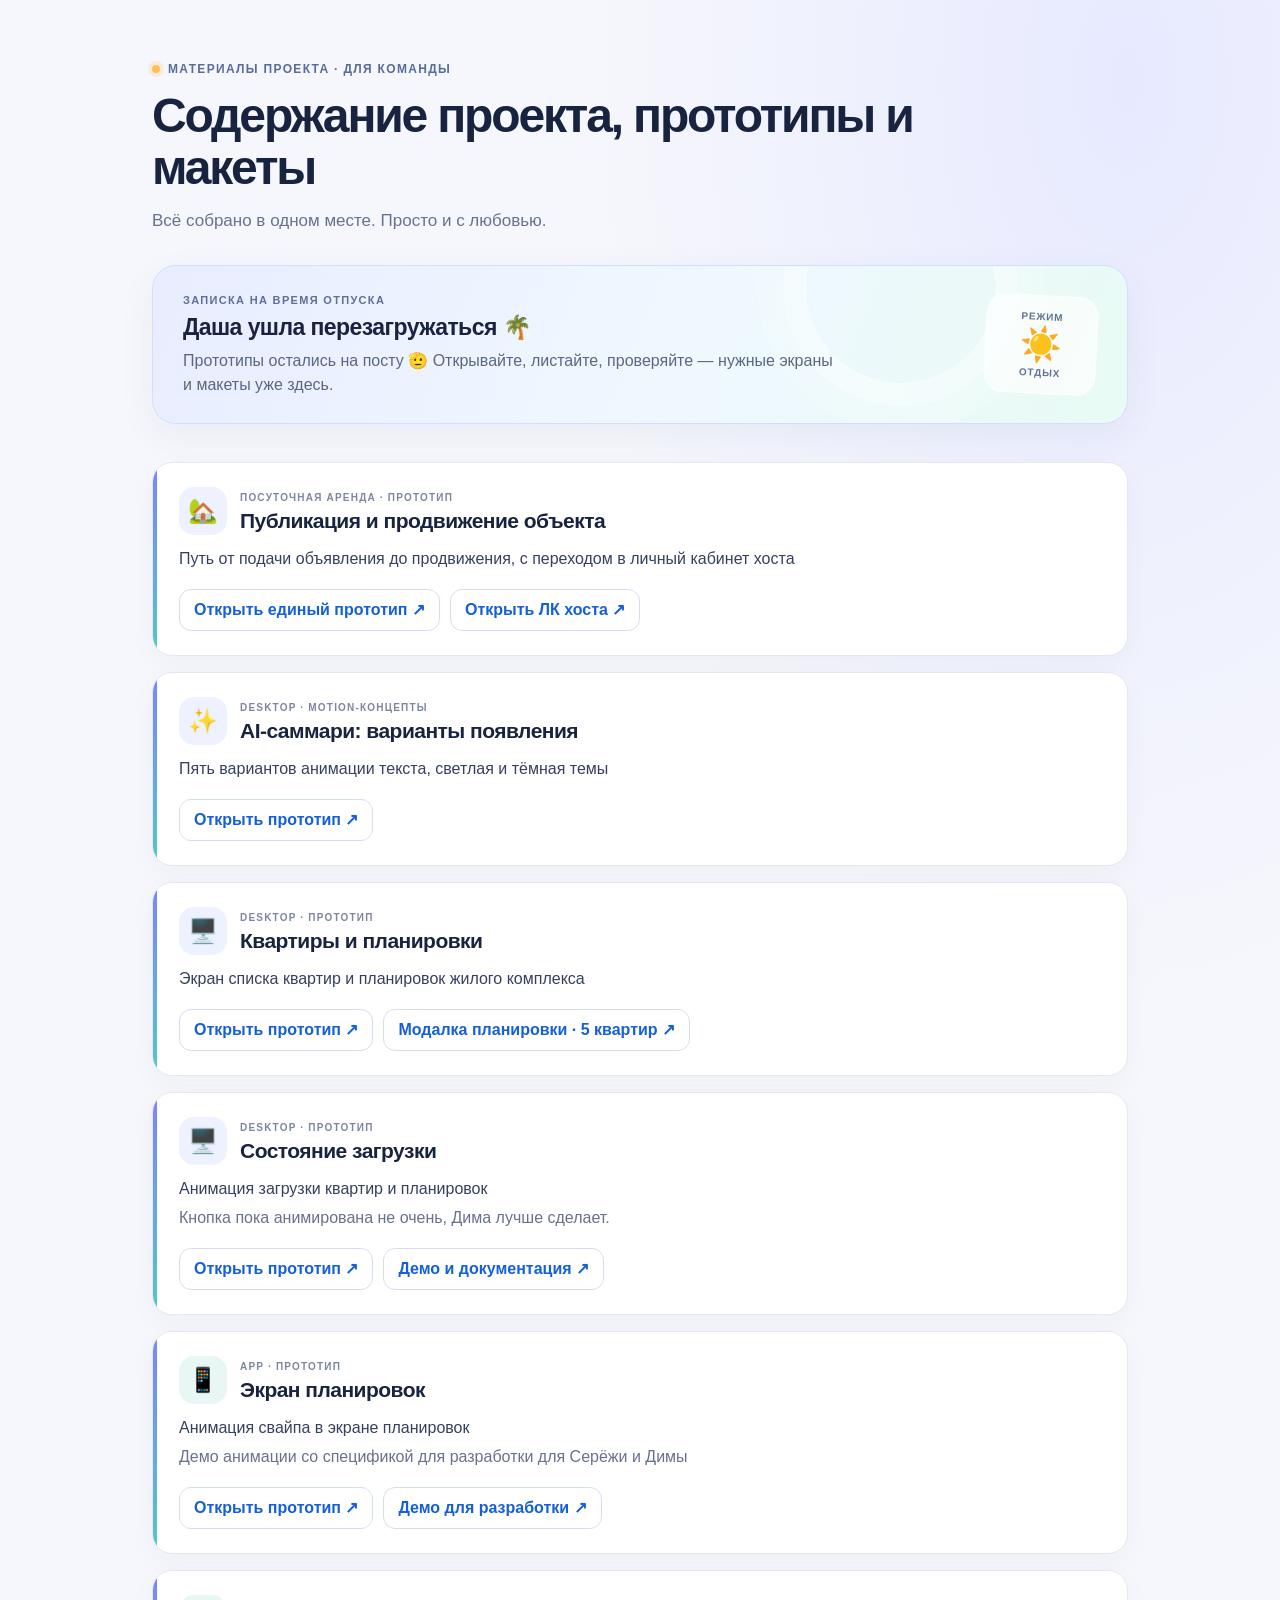
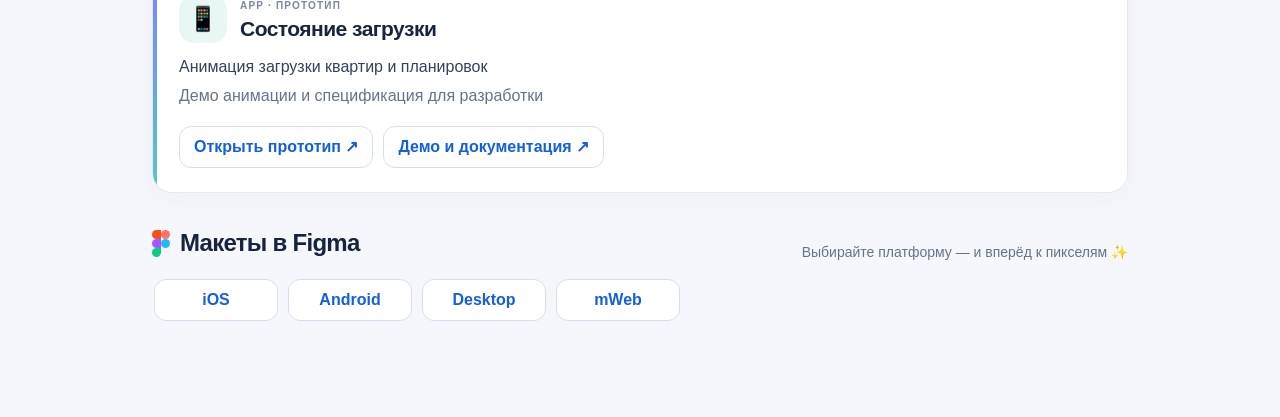
<file: index.html>
<!doctype html>
<html lang="ru">
<head>
  <meta charset="utf-8">
  <meta name="viewport" content="width=device-width, initial-scale=1">
  <meta name="robots" content="noindex, nofollow">
  <title>Содержание проекта, прототипы и макеты</title>
  <style>
    *{box-sizing:border-box}
    :root{color-scheme:light;--ink:#18233f;--muted:#66728d;--blue:#1769f5;--line:#e3e8f3}
    body{max-width:1040px;margin:0 auto;padding:56px 32px 88px;font:16px/1.5 Inter,-apple-system,BlinkMacSystemFont,"Segoe UI",sans-serif;color:var(--ink);background:radial-gradient(ellipse at 88% 4%,#e7eaff 0,transparent 34%),#f6f7fc}
    h1,h2,h3,p{margin:0}
    header{margin-bottom:28px}
    .eyebrow{display:inline-flex;align-items:center;gap:8px;margin-bottom:12px;color:#586b9a;font-size:12px;font-weight:750;letter-spacing:.11em;text-transform:uppercase}
    .eyebrow::before{content:"";width:8px;height:8px;border-radius:50%;background:#ffbf54;box-shadow:0 0 0 4px #ffbf5430}
    h1{max-width:800px;font-size:clamp(34px,5vw,48px);line-height:1.08;letter-spacing:-.045em}
    .intro{margin-top:14px;color:var(--muted);font-size:17px}
    .holiday-note{position:relative;display:flex;align-items:center;justify-content:space-between;gap:24px;overflow:hidden;margin:32px 0 38px;padding:26px 30px;border:1px solid #d4dcff;border-radius:24px;background:linear-gradient(112deg,#e9edff 0%,#eff8ff 54%,#e8fbf4 100%);box-shadow:0 12px 36px #314b8710}
    .holiday-note::after{content:"";position:absolute;right:130px;top:-74px;width:190px;height:190px;border:1px solid #ffffffa8;border-radius:50%;box-shadow:0 0 0 22px #ffffff45,0 0 0 48px #ffffff28;pointer-events:none}
    .holiday-copy,.holiday-sticker{position:relative;z-index:1}
    .holiday-kicker{display:block;margin-bottom:5px;color:#5d6e9a;font-size:11px;font-weight:800;letter-spacing:.12em;text-transform:uppercase}
    .holiday-note h2{font-size:23px;line-height:1.2;letter-spacing:-.025em}
    .holiday-note p{max-width:650px;margin-top:8px;color:#596784}
    .holiday-sticker{flex:none;display:grid;justify-items:center;gap:2px;min-width:112px;padding:13px 15px;border:1px solid #ffffffbd;border-radius:20px;background:#ffffffa8;transform:rotate(3deg)}
    .holiday-sticker span{color:#627292;font-size:10px;font-weight:800;letter-spacing:.08em;text-transform:uppercase}
    .holiday-sticker strong{font-size:34px;line-height:1.1}
    .cards{display:grid;gap:16px}
    .prototype-card{position:relative;overflow:hidden;padding:24px 26px;border:1px solid var(--line);border-radius:20px;background:#fff;box-shadow:0 8px 28px #27385b09;transition:transform 160ms ease,box-shadow 160ms ease}
    .prototype-card:hover{transform:translateY(-2px);box-shadow:0 14px 34px #27385b14}
    .prototype-card::before{content:"";position:absolute;left:0;top:0;bottom:0;width:4px;background:linear-gradient(180deg,#7a83ff,#57c8c0)}
    .card-heading{display:flex;align-items:center;gap:13px;margin-bottom:12px}
    .card-icon{display:grid;place-items:center;flex:none;width:48px;height:48px;border-radius:15px;background:#eef1ff;font-size:24px}
    .app-card .card-icon{background:#e9f7f4}
    .card-kicker{display:block;margin-bottom:3px;color:#7b86a0;font-size:10px;font-weight:800;letter-spacing:.12em;text-transform:uppercase}
    h3{font-size:21px;line-height:1.2;letter-spacing:-.025em}
    .prototype-card p{color:#34415f}
    .prototype-card p+p{margin-top:5px;color:var(--muted)}
    .links{display:flex;gap:10px;flex-wrap:wrap;margin-top:18px}
    a{color:var(--blue)}
    .links a,.figma-links a{display:inline-flex;align-items:center;gap:8px;min-height:42px;padding:8px 14px;border:1px solid #d4def3;border-radius:12px;background:#fff;color:#145fda;font-weight:650;text-decoration:none;transition:background 140ms ease,border-color 140ms ease,transform 140ms ease}
    .links a:hover,.figma-links a:hover{transform:translateY(-1px);border-color:#abc2f3;background:#f2f6ff}
    a:focus-visible{outline:3px solid #8eb3ff;outline-offset:3px}
    .figma-section{margin-top:36px}
    .section-heading{display:flex;align-items:baseline;justify-content:space-between;gap:16px;margin-bottom:14px}
    .section-heading h2{font-size:24px;line-height:1.2;letter-spacing:-.03em}
    .figma-heading{display:flex;align-items:center;gap:10px}
    .figma-mark{display:block;width:18px;height:27px;flex:none}
    .section-heading p{color:var(--muted);font-size:14px}
    .figma-links{display:flex;gap:10px;flex-wrap:nowrap;overflow-x:auto;white-space:nowrap;padding:2px 2px 8px;scrollbar-width:thin}
    .figma-links a{min-width:124px;justify-content:center}
    @media(max-width:650px){body{padding:34px 18px 56px}.holiday-note{align-items:flex-start;margin:24px 0 30px;padding:22px 20px}.holiday-sticker{min-width:78px;padding:10px}.holiday-sticker span{font-size:8px}.holiday-sticker strong{font-size:28px}.holiday-note h2{font-size:20px}.section-heading{display:block}.section-heading p{margin-top:5px}.prototype-card{padding:21px 20px}}
    @media(prefers-reduced-motion:reduce){*,*::before,*::after{scroll-behavior:auto!important;transition:none!important}}
  </style>
</head>
<body>
  <header>
    <div class="eyebrow">Материалы проекта · для команды</div>
    <h1>Содержание проекта, прототипы и макеты</h1>
    <p class="intro">Всё собрано в одном месте. Просто и с любовью.</p>
  </header>

  <aside class="holiday-note" aria-label="Записка на время отпуска">
    <div class="holiday-copy">
      <span class="holiday-kicker">Записка на время отпуска</span>
      <h2>Даша ушла перезагружаться 🌴</h2>
      <p>Прототипы остались на посту 🫡 Открывайте, листайте, проверяйте — нужные экраны и макеты уже здесь.</p>
    </div>
    <div class="holiday-sticker" aria-hidden="true"><span>режим</span><strong>☀️</strong><span>отдых</span></div>
  </aside>

  <section id="apartments" class="cards" aria-label="Прототипы">
    <article class="prototype-card">
      <div class="card-heading">
        <span class="card-icon" aria-hidden="true">🏡</span>
        <div><span class="card-kicker">Посуточная аренда · прототип</span><h3>Публикация и продвижение объекта</h3></div>
      </div>
      <p>Путь от подачи объявления до продвижения, с переходом в личный кабинет хоста</p>
      <div class="links">
        <a href="promotion-prototype.html">Открыть единый прототип ↗</a>
        <a href="cian-prototype/posutochno.html">Открыть ЛК хоста ↗</a>
      </div>
    </article>
    <article class="prototype-card">
      <div class="card-heading">
        <span class="card-icon" aria-hidden="true">✨</span>
        <div><span class="card-kicker">Desktop · motion-концепты</span><h3>AI-саммари: варианты появления</h3></div>
      </div>
      <p>Пять вариантов анимации текста, светлая и тёмная темы</p>
      <div class="links">
        <a href="ai-summary-motion/index.html">Открыть прототип ↗</a>
      </div>
    </article>
    <article class="prototype-card">
      <div class="card-heading">
        <span class="card-icon" aria-hidden="true">🖥️</span>
        <div><span class="card-kicker">Desktop · прототип</span><h3>Квартиры и планировки</h3></div>
      </div>
      <p>Экран списка квартир и планировок жилого комплекса</p>
      <div class="links">
        <a href="apartments-a/index.html">Открыть прототип ↗</a>
        <a href="apartments-a/index.html?plan=visual-fallback-006">Модалка планировки · 5 квартир ↗</a>
      </div>
    </article>
    <article class="prototype-card">
      <div class="card-heading">
        <span class="card-icon" aria-hidden="true">🖥️</span>
        <div><span class="card-kicker">Desktop · прототип</span><h3>Состояние загрузки</h3></div>
      </div>
      <p>Анимация загрузки квартир и планировок</p>
      <p>Кнопка пока анимирована не очень, Дима лучше сделает.</p>
      <div class="links">
        <a href="apartments-a-loading/index.html?v=2">Открыть прототип ↗</a>
        <a href="apartments-a-loading/documentation.html?v=2">Демо и документация ↗</a>
      </div>
    </article>
    <article class="prototype-card app-card">
      <div class="card-heading">
        <span class="card-icon" aria-hidden="true">📱</span>
        <div><span class="card-kicker">App · прототип</span><h3>Экран планировок</h3></div>
      </div>
      <p>Анимация свайпа в экране планировок</p>
      <p>Демо анимации со спецификой для разработки для Серёжи и Димы</p>
      <div class="links">
        <a href="lesnaya-collection/prototype/index.html?v=20261010-offers12-300">Открыть прототип ↗</a>
        <a href="lesnaya-collection/dev-demo/developer-demo.html?v=20261010-offers12-300">Демо для разработки ↗</a>
      </div>
    </article>
    <article class="prototype-card app-card">
      <div class="card-heading">
        <span class="card-icon" aria-hidden="true">📱</span>
        <div><span class="card-kicker">App · прототип</span><h3>Состояние загрузки</h3></div>
      </div>
      <p>Анимация загрузки квартир и планировок</p>
      <p>Демо анимации и спецификация для разработки</p>
      <div class="links">
        <a href="kaob-vertical-list-loading/index.html?v=20261009-tabs-loading">Открыть прототип ↗</a>
        <a href="kaob-vertical-list-loading/documentation.html?v=20261009-tabs-loading">Демо и документация ↗</a>
      </div>
    </article>
  </section>

  <section class="figma-section" aria-labelledby="figma-title">
    <div class="section-heading">
      <h2 id="figma-title" class="figma-heading"><svg class="figma-mark" viewBox="0 0 24 36" aria-hidden="true"><path fill="#F24E1E" d="M6 0h6v12H6A6 6 0 0 1 6 0Z"/><circle fill="#FF7262" cx="18" cy="6" r="6"/><path fill="#A259FF" d="M6 12h6v12H6a6 6 0 0 1 0-12Z"/><circle fill="#1ABCFE" cx="18" cy="18" r="6"/><path fill="#0ACF83" d="M6 24h6v6a6 6 0 1 1-6-6Z"/></svg>Макеты в Figma</h2>
      <p>Выбирайте платформу — и вперёд к пикселям ✨</p>
    </div>
    <div class="figma-links">
      <a href="https://www.figma.com/design/IIbR2wbzwCwfSQuuDYLpZu/New-%D1%80%D0%B0%D1%81%D0%BA%D0%B2%D0%B0%D1%80%D1%82%D0%B8%D1%80%D0%BD%D0%B8%D0%BA?node-id=425-99694" aria-label="Макет iOS в Figma"><span>iOS</span></a>
      <a href="https://www.figma.com/design/IIbR2wbzwCwfSQuuDYLpZu/New-%D1%80%D0%B0%D1%81%D0%BA%D0%B2%D0%B0%D1%80%D1%82%D0%B8%D1%80%D0%BD%D0%B8%D0%BA?node-id=648-149261" aria-label="Макет Android в Figma"><span>Android</span></a>
      <a href="https://www.figma.com/design/IIbR2wbzwCwfSQuuDYLpZu/New-%D1%80%D0%B0%D1%81%D0%BA%D0%B2%D0%B0%D1%80%D1%82%D0%B8%D1%80%D0%BD%D0%B8%D0%BA?node-id=648-149258" aria-label="Макет Desktop в Figma"><span>Desktop</span></a>
      <a href="https://www.figma.com/design/IIbR2wbzwCwfSQuuDYLpZu/New-%D1%80%D0%B0%D1%81%D0%BA%D0%B2%D0%B0%D1%80%D1%82%D0%B8%D1%80%D0%BD%D0%B8%D0%BA?node-id=648-149259" aria-label="Макет mWeb в Figma"><span>mWeb</span></a>
    </div>
  </section>
</body>
</html>
</file>
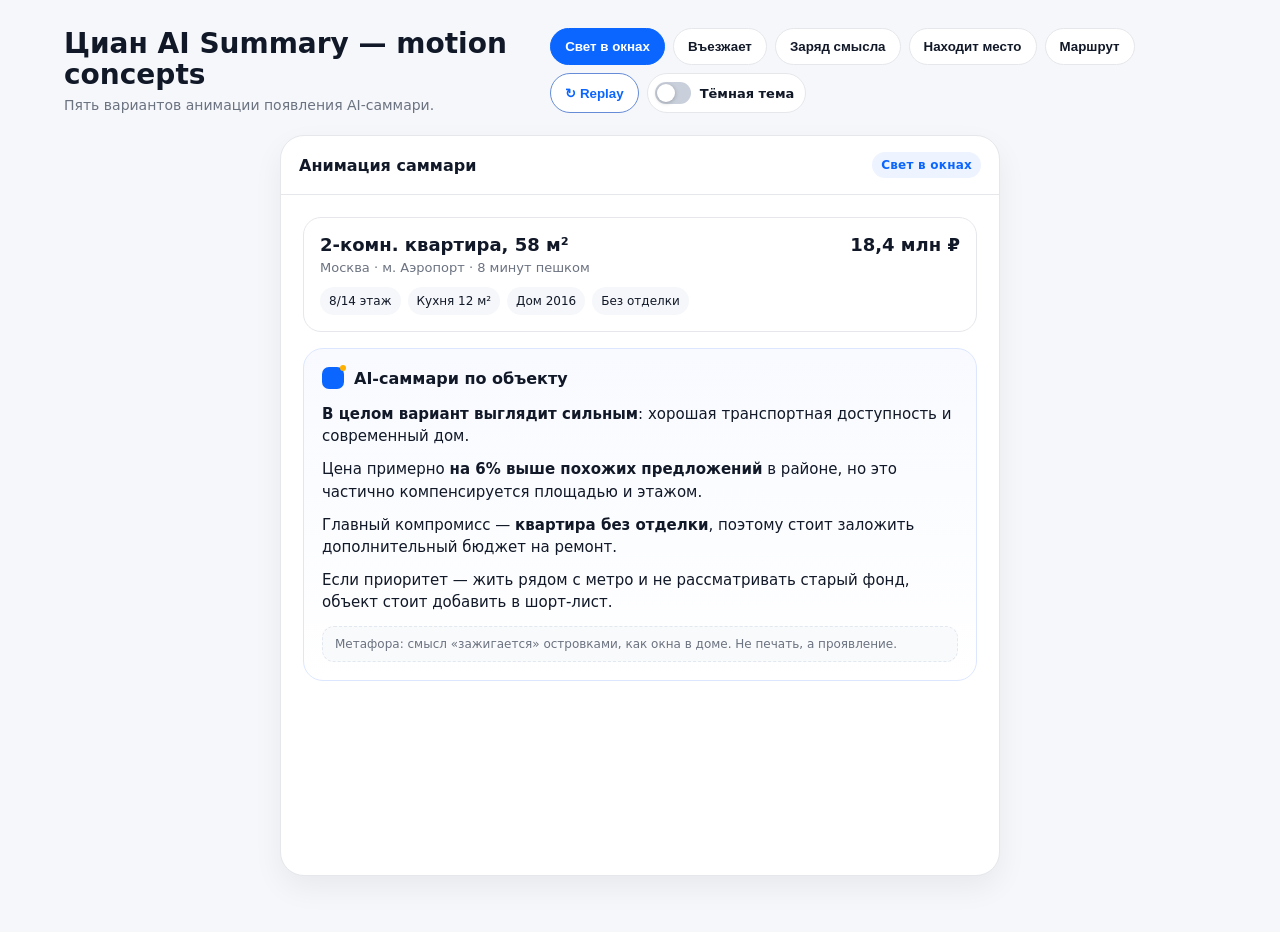
<file: ai-summary-motion/index.html>
<!doctype html>
<html lang="ru">
<head>
<meta charset="utf-8" />
<meta name="viewport" content="width=device-width, initial-scale=1" />
<title>Циан AI Summary — motion concepts</title>
<style>
  :root{
    --cian:#0B66FF;
    --ink:#111827;
    --muted:#6B7280;
    --line:#E5E7EB;
    --bg:#F5F7FA;
    --card:#FFFFFF;
    --surface:#FFFFFF;
    --surface-soft:#F5F7FA;
    --summary-start:#F8FAFF;
    --summary-end:#FFFFFF;
    --summary-line:#DCE7FF;
    --note:#F9FAFB;
    --note-line:#E2E8F0;
    --tag:#F2F4F7;
    --tag-ink:#4B5563;
    --shadow:rgba(17,24,39,.06);
    --warm:#FFB000;
    --warm2:#FF7A00;
    --soft:#EDF3FF;
  }
  :root[data-theme="dark"]{
    color-scheme:dark;
    --ink:#F3F6FC;
    --muted:#A7B0C0;
    --line:#30394A;
    --bg:#0E1117;
    --card:#171C25;
    --surface:#1D2430;
    --surface-soft:#252D3A;
    --summary-start:#18243A;
    --summary-end:#1A202B;
    --summary-line:#30486F;
    --note:#202733;
    --note-line:#3A4659;
    --tag:#272F3D;
    --tag-ink:#C8D0DE;
    --shadow:rgba(0,0,0,.32);
    --soft:#162B50;
  }
  *{box-sizing:border-box}
  body{
    margin:0;
    font-family: Inter, ui-sans-serif, system-ui, -apple-system, BlinkMacSystemFont, "Segoe UI", sans-serif;
    background:var(--bg);
    color:var(--ink);
    transition:background-color .25s ease,color .25s ease;
  }
  .shell{
    max-width:1200px;
    margin:0 auto;
    padding:28px 24px 56px;
  }
  .top{
    display:flex;
    align-items:flex-end;
    justify-content:space-between;
    gap:20px;
    margin-bottom:22px;
  }
  h1{font-size:28px;line-height:1.1;margin:0 0 6px}
  .sub{color:var(--muted);font-size:14px}
  .controls{
    display:flex;flex-wrap:wrap;gap:8px;
  }
  button{
    border:1px solid var(--line);
    background:var(--surface);
    color:var(--ink);
    padding:10px 14px;
    border-radius:999px;
    font-weight:650;
    cursor:pointer;
  }
  button.active{
    background:var(--cian);
    color:white;
    border-color:var(--cian);
  }
  button.replay{
    border-color:#668CD8;
    color:var(--cian);
  }
  .theme-switch{
    min-height:40px;
    display:inline-flex;
    align-items:center;
    gap:9px;
    padding:5px 11px 5px 7px;
    border:1px solid var(--line);
    border-radius:999px;
    background:var(--surface);
    color:var(--ink);
    font-size:13px;
    font-weight:700;
    cursor:pointer;
    user-select:none;
  }
  .theme-switch input{position:absolute;opacity:0;pointer-events:none}
  .switch-track{
    width:36px;height:22px;padding:2px;border-radius:999px;
    background:#C9D0DB;transition:background-color .2s ease;
  }
  .switch-thumb{
    display:block;width:18px;height:18px;border-radius:50%;
    background:#fff;box-shadow:0 1px 4px rgba(0,0,0,.24);
    transition:transform .2s cubic-bezier(.2,.8,.2,1);
  }
  .theme-switch input:checked + .switch-track{background:var(--cian)}
  .theme-switch input:checked + .switch-track .switch-thumb{transform:translateX(14px)}
  .theme-switch input:focus-visible + .switch-track{outline:3px solid rgba(11,102,255,.28);outline-offset:2px}

  .compare{
    max-width:720px;
    margin:0 auto;
  }
  .panel{
    background:var(--card);
    border:1px solid var(--line);
    border-radius:24px;
    overflow:hidden;
    box-shadow:0 12px 30px var(--shadow);
  }
  .panel-head{
    padding:16px 18px;
    border-bottom:1px solid var(--line);
    display:flex;justify-content:space-between;align-items:center;
  }
  .tag{
    font-size:12px;font-weight:750;letter-spacing:.02em;
    padding:6px 9px;border-radius:999px;background:var(--tag);color:var(--tag-ink);
  }
  .tag.ai{background:var(--soft);color:var(--cian)}
  .screen{
    min-height:680px;
    padding:22px;
  }

  .listing{
    border:1px solid var(--line);
    border-radius:18px;
    padding:16px;
    margin-bottom:16px;
    background:var(--surface);
  }
  .row{display:flex;justify-content:space-between;gap:12px;align-items:flex-start}
  .listing h3{margin:0;font-size:18px}
  .meta{color:var(--muted);font-size:13px;margin-top:5px}
  .price{font-weight:800;font-size:18px;white-space:nowrap}
  .chips{display:flex;flex-wrap:wrap;gap:7px;margin-top:12px}
  .chip{font-size:12px;padding:7px 9px;background:var(--surface-soft);border-radius:999px;color:var(--ink)}

  .summary{
    border-radius:20px;
    padding:18px;
    background:linear-gradient(180deg,var(--summary-start) 0%,var(--summary-end) 100%);
    border:1px solid var(--summary-line);
    position:relative;
    overflow:hidden;
  }
  .summary-title{
    display:flex;align-items:center;gap:10px;
    font-weight:800;font-size:16px;margin-bottom:14px;
  }
  .spark{
    width:22px;height:22px;border-radius:7px;background:var(--cian);
    position:relative;flex:0 0 auto;
  }
  .spark:after{
    content:"";position:absolute;width:6px;height:6px;border-radius:50%;
    background:var(--warm);right:-2px;top:-2px;
  }

  .text p{margin:0 0 11px;line-height:1.48;font-size:15px}
  .text strong{font-weight:800}
  .foot{margin-top:14px;padding-top:12px;border-top:1px solid #E7ECF5;font-size:12px;color:var(--muted)}

  /* concept 1 — windows */
  .windows .chunk{opacity:0;filter:blur(4px);display:inline}
  .windows.run .chunk{
    animation:windowOn .55s cubic-bezier(.2,.8,.2,1) forwards;
  }
  .windows.run .c1{animation-delay:.05s}
  .windows.run .c2{animation-delay:.22s}
  .windows.run .c3{animation-delay:.39s}
  .windows.run .c4{animation-delay:.56s}
  .windows.run .c5{animation-delay:.73s}
  @keyframes windowOn{
    0%{opacity:0;filter:blur(4px);color:#F1AF11;text-shadow:0 0 0 rgba(241,175,17,0)}
    45%{opacity:1;filter:blur(0);color:#F1AF11;text-shadow:0 0 16px rgba(241,175,17,.24)}
    100%{opacity:1;filter:blur(0);color:inherit;text-shadow:none}
  }

  /* concept 2 — moves in */
  .movein .line{opacity:0;transform:translateX(12px)}
  .movein.run .line{animation:moveIn .5s cubic-bezier(.16,1,.3,1) forwards}
  .movein.run .l1{animation-delay:.05s}
  .movein.run .l2{animation-delay:.18s}
  .movein.run .l3{animation-delay:.31s}
  .movein.run .l4{animation-delay:.44s}
  @keyframes moveIn{
    0%{opacity:0;transform:translateX(12px);letter-spacing:.02em}
    100%{opacity:1;transform:translateX(0);letter-spacing:normal}
  }

  /* concept 3 — meaning charge */
  .charge .line{opacity:0}
  .charge.run .line{animation:fadeLine .25s ease forwards}
  .charge.run .l1{animation-delay:.02s}
  .charge.run .l2{animation-delay:.12s}
  .charge.run .l3{animation-delay:.22s}
  .charge.run .l4{animation-delay:.32s}
  @keyframes fadeLine{to{opacity:1}}
  .entity{
    position:relative;
    display:inline-block;
    font-weight:800;
  }
  .charge.run .entity:after{
    content:"";
    position:absolute;
    left:0;right:0;bottom:-2px;height:2px;border-radius:3px;
    transform:scaleX(0);
    transform-origin:left center;
    background:#F4631B;
    box-shadow:0 0 8px rgba(244,99,27,.28);
    animation:chargeSweep .36s cubic-bezier(.2,.9,.2,1) forwards;
  }
  .charge.run .e1:after{animation-delay:.48s}
  .charge.run .e2:after{animation-delay:.66s}
  .charge.run .e3:after{animation-delay:.84s}
  .charge.run .e4:after{animation-delay:1.02s}
  @keyframes chargeSweep{
    0%{transform:scaleX(0);opacity:0}
    18%{opacity:1}
    75%{transform:scaleX(1);opacity:1}
    100%{transform:scaleX(1);opacity:0}
  }

  /* concept 4 — finds its place */
  .place .word{display:inline-block;opacity:0}
  .place.run .word{animation:placeWord .48s cubic-bezier(.16,1,.3,1) forwards}
  .place.run .w1{animation-delay:.02s;--x:-8px;--y:3px}
  .place.run .w2{animation-delay:.07s;--x:6px;--y:-2px}
  .place.run .w3{animation-delay:.12s;--x:-3px;--y:-4px}
  .place.run .w4{animation-delay:.17s;--x:8px;--y:3px}
  .place.run .w5{animation-delay:.22s;--x:-7px;--y:2px}
  @keyframes placeWord{
    0%{opacity:0;transform:translate(var(--x),var(--y))}
    100%{opacity:1;transform:translate(0,0)}
  }

  /* concept 5 — route */
  .routeWrap{display:grid;grid-template-columns:18px 1fr;gap:10px}
  .rail{position:relative;min-height:150px}
  .rail:before{
    content:"";position:absolute;top:8px;bottom:8px;left:8px;width:2px;
    border-radius:999px;background:var(--surface-soft);
  }
  .rail:after{
    content:"";position:absolute;top:8px;bottom:8px;left:8px;width:2px;
    border-radius:999px;background:#F4631B;
    transform:scaleY(0);transform-origin:top center;
  }
  .route.run .rail:after{animation:routeProgress 1.25s cubic-bezier(.4,0,.2,1) forwards}
  @keyframes routeProgress{to{transform:scaleY(1)}}
  .route .line{opacity:0;transform:translateY(4px)}
  .route.run .line{animation:routeLine .35s ease forwards}
  .route.run .l1{animation-delay:.12s}
  .route.run .l2{animation-delay:.42s}
  .route.run .l3{animation-delay:.72s}
  .route.run .l4{animation-delay:1.02s}
  @keyframes routeLine{to{opacity:1;transform:translateY(0)}}

  .concept-note{
    margin-top:12px;font-size:12px;color:var(--muted);
    background:var(--note);border:1px dashed var(--note-line);border-radius:12px;padding:10px 12px;
  }

  @media (max-width:900px){
    .top{align-items:flex-start;flex-direction:column}
    .screen{min-height:auto}
  }
</style>
</head>
<body>
<div class="shell">
  <div class="top">
    <div>
      <h1>Циан AI Summary — motion concepts</h1>
      <div class="sub">Пять вариантов анимации появления AI-саммари.</div>
    </div>
    <div class="controls">
      <button data-concept="windows" class="active">Свет в окнах</button>
      <button data-concept="movein">Въезжает</button>
      <button data-concept="charge">Заряд смысла</button>
      <button data-concept="place">Находит место</button>
      <button data-concept="route">Маршрут</button>
      <button class="replay" id="replay">↻ Replay</button>
      <label class="theme-switch" for="themeToggle">
        <input id="themeToggle" type="checkbox" role="switch" aria-label="Включить тёмную тему" />
        <span class="switch-track" aria-hidden="true"><span class="switch-thumb"></span></span>
        <span id="themeLabel">Тёмная тема</span>
      </label>
    </div>
  </div>

  <div class="compare">
    <section class="panel">
      <div class="panel-head">
        <strong>Анимация саммари</strong>
        <span class="tag ai" id="conceptTag">Свет в окнах</span>
      </div>
      <div class="screen">
        <div class="listing">
          <div class="row">
            <div>
              <h3>2-комн. квартира, 58 м²</h3>
              <div class="meta">Москва · м. Аэропорт · 8 минут пешком</div>
            </div>
            <div class="price">18,4 млн ₽</div>
          </div>
          <div class="chips">
            <span class="chip">8/14 этаж</span>
            <span class="chip">Кухня 12 м²</span>
            <span class="chip">Дом 2016</span>
            <span class="chip">Без отделки</span>
          </div>
        </div>

        <div id="demo"></div>
      </div>
    </section>
  </div>
</div>

<script>
const content = {
  windows: `
    <div class="summary windows">
      <div class="summary-title"><span class="spark"></span>AI-саммари по объекту</div>
      <div class="text">
        <p><span class="chunk c1"><strong>В целом вариант выглядит сильным</strong></span><span class="chunk c2">: хорошая транспортная доступность и современный дом.</span></p>
        <p><span class="chunk c3">Цена примерно <strong>на 6% выше похожих предложений</strong> в районе, но это частично компенсируется площадью и этажом.</span></p>
        <p><span class="chunk c4">Главный компромисс — <strong>квартира без отделки</strong>, поэтому стоит заложить дополнительный бюджет на ремонт.</span></p>
        <p><span class="chunk c5">Если приоритет — жить рядом с метро и не рассматривать старый фонд, объект стоит добавить в шорт-лист.</span></p>
      </div>
      <div class="concept-note">Метафора: смысл «зажигается» островками, как окна в доме. Не печать, а проявление.</div>
    </div>`,
  movein: `
    <div class="summary movein">
      <div class="summary-title"><span class="spark"></span>AI-саммари по объекту</div>
      <div class="text">
        <p class="line l1"><strong>В целом вариант выглядит сильным</strong>: хорошая транспортная доступность и современный дом.</p>
        <p class="line l2">Цена примерно <strong>на 6% выше похожих предложений</strong> в районе, но это частично компенсируется площадью и этажом.</p>
        <p class="line l3">Главный компромисс — <strong>квартира без отделки</strong>, поэтому стоит заложить дополнительный бюджет на ремонт.</p>
        <p class="line l4">Если приоритет — жить рядом с метро и не рассматривать старый фонд, объект стоит добавить в шорт-лист.</p>
      </div>
      <div class="concept-note">Метафора: каждая мысль буквально «въезжает» в своё место. Очень мягкий сдвиг, почти на уровне ощущения.</div>
    </div>`,
  charge: `
    <div class="summary charge">
      <div class="summary-title"><span class="spark"></span>AI-саммари по объекту</div>
      <div class="text">
        <p class="line l1"><strong class="entity e1">В целом вариант выглядит сильным</strong>: хорошая транспортная доступность и современный дом.</p>
        <p class="line l2">Цена примерно <strong class="entity e2">на 6% выше похожих предложений</strong> в районе, но это частично компенсируется площадью и этажом.</p>
        <p class="line l3">Главный компромисс — <strong class="entity e3">квартира без отделки</strong>, поэтому стоит заложить дополнительный бюджет на ремонт.</p>
        <p class="line l4">Если приоритет — <strong class="entity e4">жить рядом с метро</strong> и не рассматривать старый фонд, объект стоит добавить в шорт-лист.</p>
      </div>
      <div class="concept-note">Метафора: фирменный «заряд» не красит весь текст, а пробегает по главным выводам и помогает читать.</div>
    </div>`,
  place: `
    <div class="summary place">
      <div class="summary-title"><span class="spark"></span>AI-саммари по объекту</div>
      <div class="text">
        <p>
          <span class="word w1"><strong>В целом</strong></span>
          <span class="word w2"><strong>вариант</strong></span>
          <span class="word w3"><strong>выглядит</strong></span>
          <span class="word w4"><strong>сильным</strong></span><span class="word w5">: хорошая транспортная доступность и современный дом.</span>
        </p>
        <p><span class="word w1">Цена примерно</span> <span class="word w2"><strong>на 6% выше похожих предложений</strong></span> <span class="word w3">в районе, но это частично компенсируется площадью и этажом.</span></p>
        <p><span class="word w2">Главный компромисс —</span> <span class="word w4"><strong>квартира без отделки</strong>,</span> <span class="word w5">поэтому стоит заложить дополнительный бюджет на ремонт.</span></p>
        <p><span class="word w1">Если приоритет — жить рядом с метро и не рассматривать старый фонд, объект стоит добавить в шорт-лист.</span></p>
      </div>
      <div class="concept-note">Метафора: слова чуть «ищут координату» и собираются в финальную типографическую сетку.</div>
    </div>`,
  route: `
    <div class="summary route">
      <div class="summary-title"><span class="spark"></span>AI-саммари по объекту</div>
      <div class="routeWrap">
        <div class="rail" aria-hidden="true"></div>
        <div class="text">
          <p class="line l1"><strong>В целом вариант выглядит сильным</strong>: хорошая транспортная доступность и современный дом.</p>
          <p class="line l2">Цена примерно <strong>на 6% выше похожих предложений</strong> в районе, но это частично компенсируется площадью и этажом.</p>
          <p class="line l3">Главный компромисс — <strong>квартира без отделки</strong>, поэтому стоит заложить дополнительный бюджет на ремонт.</p>
          <p class="line l4">Если приоритет — жить рядом с метро и не рассматривать старый фонд, объект стоит добавить в шорт-лист.</p>
        </div>
      </div>
      <div class="concept-note">Метафора: прогресс заполняет маршрут сверху вниз и последовательно открывает выводы.</div>
    </div>`
};

const labels = {
  windows:"Свет в окнах",
  movein:"Въезжает",
  charge:"Заряд смысла",
  place:"Находит место",
  route:"Маршрут"
};

let current = "windows";
const demo = document.getElementById("demo");
const tag = document.getElementById("conceptTag");
const themeToggle = document.getElementById("themeToggle");
const themeLabel = document.getElementById("themeLabel");

function applyTheme(theme){
  const isDark = theme === "dark";
  document.documentElement.dataset.theme = isDark ? "dark" : "light";
  themeToggle.checked = isDark;
  themeToggle.setAttribute("aria-label", isDark ? "Включить светлую тему" : "Включить тёмную тему");
  themeLabel.textContent = isDark ? "Светлая тема" : "Тёмная тема";
  try{ localStorage.setItem("ai-summary-theme", isDark ? "dark" : "light"); }catch(e){}
}

function mount(name){
  current = name;
  demo.innerHTML = content[name];
  tag.textContent = labels[name];
  document.querySelectorAll('[data-concept]').forEach(b => b.classList.toggle('active', b.dataset.concept === name));
  requestAnimationFrame(() => requestAnimationFrame(() => demo.querySelector('.summary')?.classList.add('run')));
}
function replay(){
  const el = demo.querySelector('.summary');
  if(!el) return;
  el.classList.remove('run');
  void el.offsetWidth;
  el.classList.add('run');
}
document.querySelectorAll('[data-concept]').forEach(btn => btn.addEventListener('click',()=>mount(btn.dataset.concept)));
document.getElementById('replay').addEventListener('click',replay);
themeToggle.addEventListener('change',()=>applyTheme(themeToggle.checked ? "dark" : "light"));
let savedTheme = "light";
try{ savedTheme = localStorage.getItem("ai-summary-theme") || "light"; }catch(e){}
applyTheme(savedTheme);
mount(current);
</script>
</body>
</html>
</file>
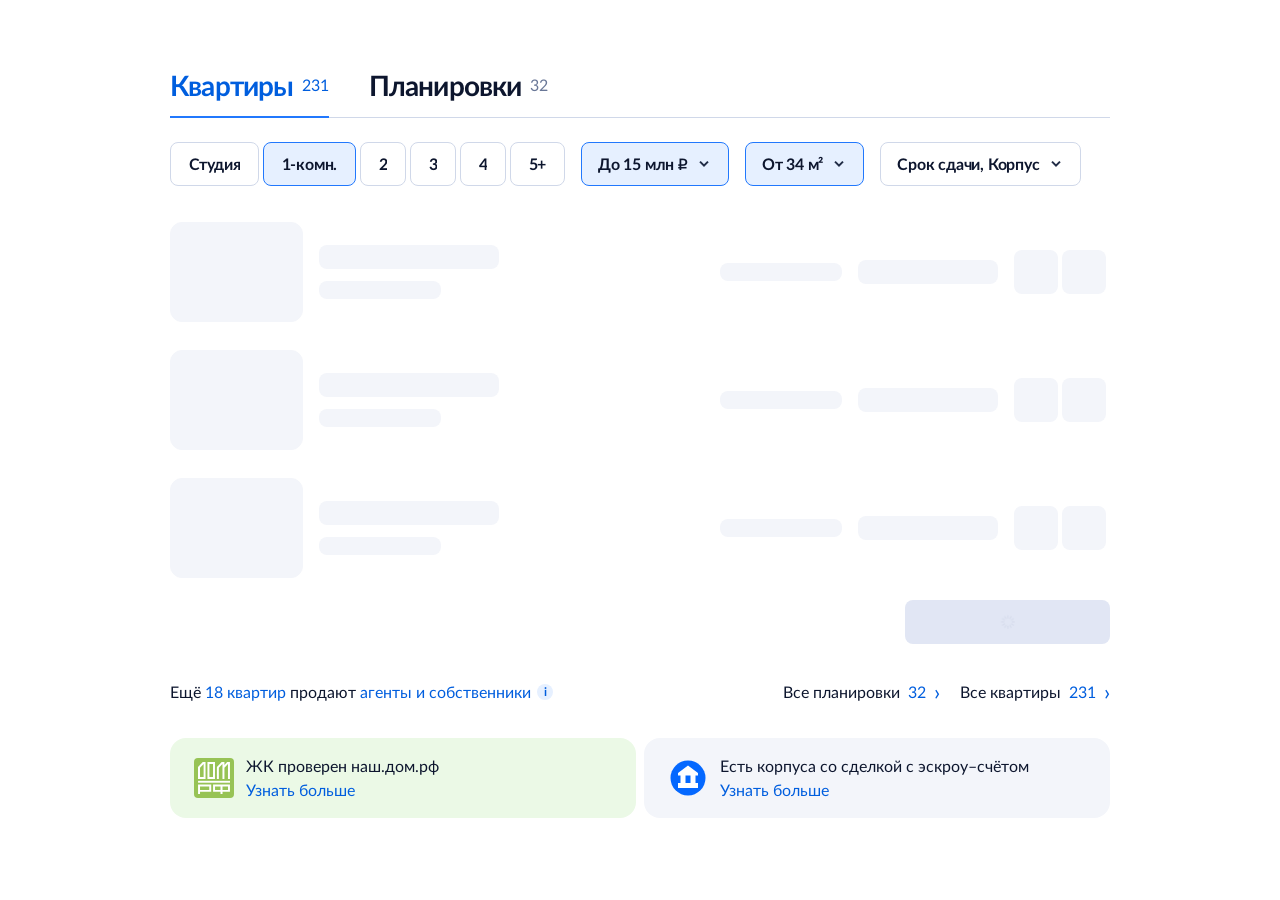
<file: apartments-a-loading/index.html>
<!doctype html>
<html lang="ru">
<head>
<meta charset="utf-8">
<meta name="viewport" content="width=device-width, initial-scale=1">
<title>Загрузка расквартирника — квартиры и планировки</title>
<link rel="stylesheet" href="assets/kit/semanticPalette.css">
<link rel="stylesheet" href="assets/kit/ds.css">
<link rel="stylesheet" href="assets/badges.css">
<link rel="stylesheet" href="styles.css?v=2">
</head>
<body>
<main class="catalog" aria-label="Демка загрузки квартир и планировок">
  <nav class="tabs" role="tablist" aria-label="Вид предложений">
    <button id="flats-tab" class="tab active" type="button" role="tab" data-mode="flats" aria-selected="true" tabindex="0" aria-controls="results">Квартиры <span>231</span></button>
    <button id="plans-tab" class="tab" type="button" role="tab" data-mode="plans" aria-selected="false" tabindex="-1" aria-controls="results">Планировки <span>32</span></button>
  </nav>
  <div id="kit-filters" class="filters" aria-hidden="true"></div>
  <section id="results" role="tabpanel" aria-labelledby="flats-tab" aria-busy="true"></section>
  <div class="links" aria-label="Дополнительная информация о квартирах">
    <div class="agents">Ещё <span class="inert-link">18 квартир</span> продают <span class="inert-link">агенты и собственники</span><span class="info-icon" aria-hidden="true">i</span></div>
    <div>Все планировки <span class="inert-link link-count">32 <span aria-hidden="true">›</span></span></div>
    <div>Все квартиры <span class="inert-link link-count">231 <span aria-hidden="true">›</span></span></div>
  </div>
  <div class="banners" aria-label="Информация о ЖК">
    <div class="banner positive"><div class="dom-logo"><img src="assets/351-62633-imgLogoDomRf1.svg" alt=""></div><div>ЖК проверен наш.дом.рф<br><span class="inert-link">Узнать больше</span></div></div>
    <div class="banner neutral"><img class="escrow-logo" src="assets/351-62633-img40X40Escrou.svg" alt=""><div>Есть корпуса со сделкой с эскроу–счётом<br><span class="inert-link">Узнать больше</span></div></div>
  </div>
</main>
<script src="assets/kit/react.production.min.js"></script>
<script src="assets/kit/react-dom.production.min.js"></script>
<script src="assets/kit/bundle.js"></script>
<script src="filters-kit.js"></script>
<script src="demo.js?v=2"></script>
</body>
</html>
</file>
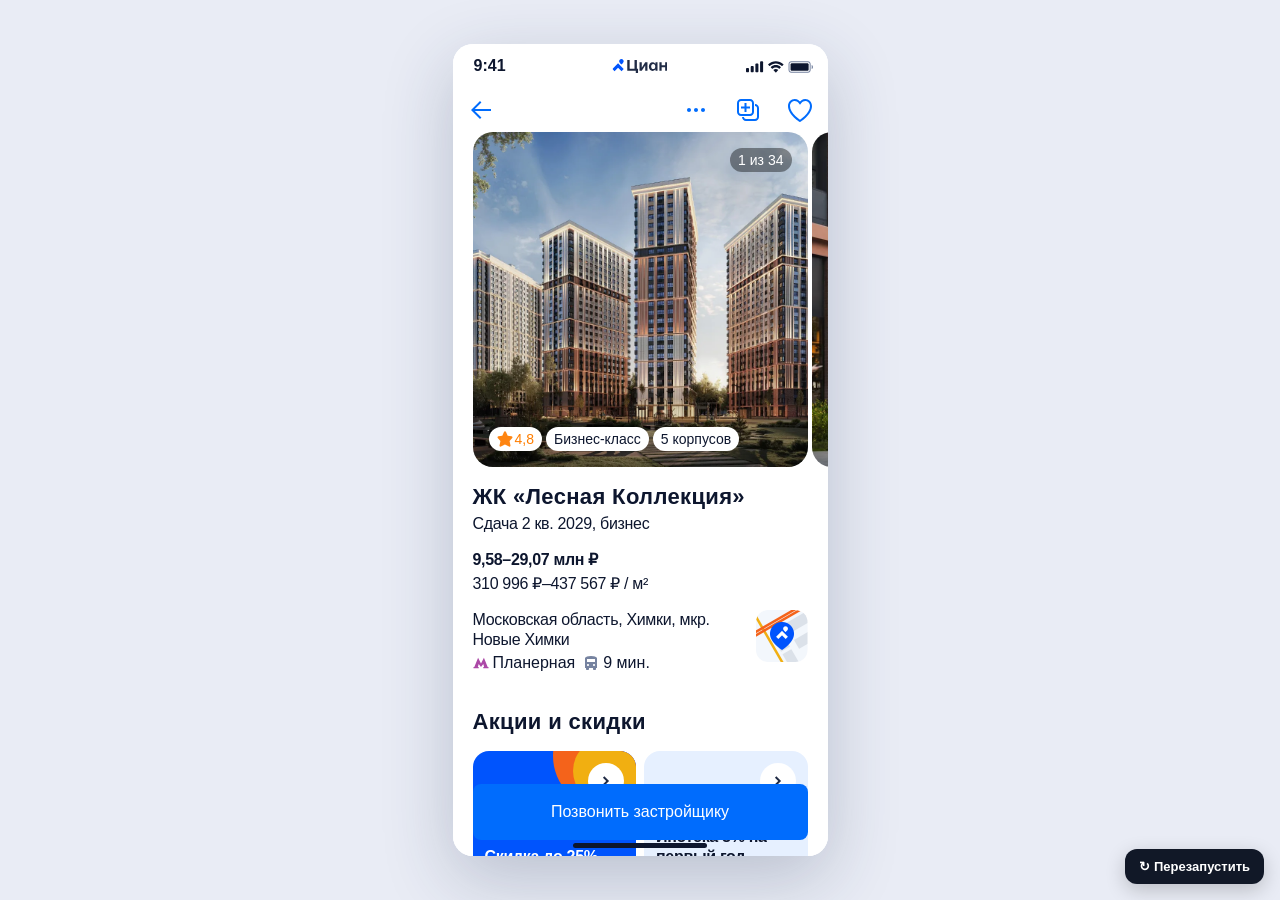
<file: kaob-vertical-list-loading/index.html>
<!doctype html>
<html lang="ru">
<head>
<meta charset="utf-8">
<meta name="viewport" content="width=device-width,initial-scale=1,viewport-fit=cover">
<title>Сравнение ЖК — интерактивный прототип</title>
<link rel="stylesheet" href="assets/app-design-system-tokens.css">
<style>
:root{--blue:var(--ds-color-text-main-default);--control:var(--ds-color-control-main-primary-default);--ink:var(--ds-color-text-primary-default);--muted:var(--ds-color-text-secondary-default);--bg:var(--ds-color-surface-neutral-default);--line:var(--ds-color-stroke-divider-default);--accent-soft:var(--ds-color-surface-main-selected);--green:#0b2906;--font-text:var(--ds-font-family);--font-display:var(--ds-font-display);--ds-control-main-primary:var(--ds-color-control-main-primary-default);--ds-control-main-secondary:var(--ds-color-control-main-secondary-default);--ds-text-main:var(--ds-color-text-main-default);--ds-text-primary:var(--ds-color-text-primary-default);--ds-text-secondary:var(--ds-color-text-secondary-default);--ds-surface-neutral:var(--ds-color-surface-neutral-default);--ds-surface-main:var(--ds-color-surface-main-default);--ds-stroke:var(--ds-color-stroke-control-default);--ds-positive:var(--ds-color-text-positive-default);--ds-positive-surface:var(--ds-color-control-positive-secondary-default);--ds-radius-card:var(--ds-radius-xxl);--ds-radius-control:var(--ds-radius-l);--ds-radius-input:var(--ds-radius-xxl);--ds-space-1:4px;--ds-space-2:8px;--ds-space-3:12px;--ds-space-4:16px;--ds-space-5:20px;--ds-space-6:24px;--ds-space-8:32px}
*{box-sizing:border-box;-webkit-tap-highlight-color:transparent}
html,body{margin:0;width:100%;height:100%;overflow:hidden;background:#e9ecf5;font-family:var(--font-text);font-weight:400;color:var(--ink);-webkit-font-smoothing:antialiased;text-rendering:optimizeLegibility}
body{display:flex;align-items:center;justify-content:center;padding:16px}
button{font:inherit;color:inherit;border:0;background:none;padding:0;cursor:pointer}
.device{position:relative;width:375px;height:812px;overflow:hidden;flex:0 0 auto;background:var(--bg);border-radius:20px;box-shadow:0 22px 70px rgba(35,50,84,.24);transform-origin:center}
.screen{position:absolute;inset:0;display:none;overflow:hidden;background:var(--bg)}
.screen.active{display:block;animation:screenIn .25s ease both}
@keyframes screenIn{from{opacity:.2;transform:translateX(8px)}to{opacity:1;transform:none}}
.status{height:44px;position:relative;z-index:10;font-size:16px;font-weight:650}
.status .time{position:absolute;top:11px;left:32px}.status .signals{position:absolute;right:17px;top:11px;width:75px;height:21px;object-fit:contain}.status .logo{position:absolute;top:11px;left:50%;width:49px;height:20px;transform:translateX(-50%);object-fit:contain}
.icon{width:24px;height:24px;display:block;object-fit:contain}.icon16{width:16px;height:16px;display:block;object-fit:contain}
.navbtn{width:40px;height:40px;border-radius:99px;display:flex;align-items:center;justify-content:center}.blue{color:var(--blue)}
.primary{height:56px;border-radius:8px;background:var(--control);color:white;font-family:"Roboto",var(--font-text);font-weight:500;font-size:16px;line-height:24px;display:flex;align-items:center;justify-content:center;gap:8px}
.phone-icon,.white-icon{filter:brightness(0) invert(1)}
.debug{position:fixed;z-index:99;right:16px;bottom:16px;background:#111827;color:white;padding:10px 14px;border-radius:12px;box-shadow:0 6px 20px rgba(0,0,0,.2);font-size:13px;font-weight:650}

/* Card */
#card{background:white}.card-scroll{position:absolute;inset:0;overflow-y:auto;overflow-x:hidden;padding-bottom:84px;scrollbar-width:none}.card-scroll::-webkit-scrollbar{display:none}.cover{position:relative;height:560px;background:url('assets/gallery/mangazeya-na-rechnom/mangazeya-na-rechnom-moskva-jk-2837780980-10.jpg') center/cover no-repeat;color:white;overflow:hidden}.cover:after{content:"";position:absolute;inset:0;background:linear-gradient(180deg,rgba(0,0,0,.08) 40%,rgba(0,0,0,.78))}.cover>*{z-index:2}.cover-nav{position:absolute;left:16px;right:16px;top:59px;display:flex;justify-content:space-between}.dark-circle{background:rgba(0,0,0,.48);backdrop-filter:blur(8px)}.cover-actions{display:flex;align-items:center;gap:16px;background:rgba(0,0,0,.48);backdrop-filter:blur(8px);border-radius:99px;padding:8px 12px}.cover-copy{position:absolute;left:20px;right:20px;bottom:72px}.cover-copy h1{font-family:var(--font-display);font-size:22px;line-height:27px;margin:0 0 8px;letter-spacing:.35px}.cover-sub{display:flex;justify-content:space-between;font-size:14px;line-height:17px;letter-spacing:-.24px}.cover-pills{position:absolute;left:20px;bottom:20px;display:flex;gap:8px;width:540px}.glass-pill{height:55px;min-width:147px;padding:8px 12px;background:rgba(255,255,255,.16);backdrop-filter:blur(8px);border-radius:4px;font-size:16px;line-height:20px;font-weight:600;letter-spacing:-.32px}.glass-pill>span{display:flex;align-items:center;gap:6px}.glass-pill img{width:16px;height:16px;filter:brightness(0) invert(1)}.glass-pill small{display:block;color:#b1bad2;font-size:12px;line-height:15px;letter-spacing:0;margin-top:4px;font-weight:400}.onboard{position:absolute;z-index:8;right:10px;top:115px;width:220px;padding:12px;background:#f5f6fb;color:var(--ink);border-radius:8px;font-size:14px;line-height:17px;box-shadow:0 7px 28px rgba(16,31,63,.2);transition:.25s}.onboard:before{content:"";position:absolute;right:100px;top:-11px;border-width:0 11px 12px;border-style:solid;border-color:transparent transparent #f5f6fb}.onboard.hide{opacity:0;transform:translateY(-4px);pointer-events:none}.card-info{min-height:520px;padding:24px 20px 40px;position:relative;display:flex;flex-direction:column;gap:24px}.badges{display:flex;gap:4px;font-family:var(--font-text);font-size:14px;line-height:17px;font-weight:400;letter-spacing:-.24px;white-space:nowrap}.badge{height:24px;padding:0 6px;border-radius:16px;background:#e1e6f4;display:inline-flex;align-items:center}.badge.orange{background:#ffecd9;color:#a14f00}.badge.green{background:#e1f6d9;color:#1c6f01}.card-price{font-family:var(--font-display);font-size:22px;line-height:27px;font-weight:600;margin:0;letter-spacing:.35px}.card-price-sub{font-family:var(--font-text);color:var(--muted);font-size:16px;line-height:20px;letter-spacing:-.32px;margin-top:4px}.card-location{display:grid;grid-template-columns:minmax(0,1fr) 50px;gap:16px;align-items:start}.card-address{font-size:16px;line-height:20px;letter-spacing:-.32px}.card-transit{display:flex;align-items:center;gap:8px;margin-top:12px;white-space:nowrap}.card-transit span{display:flex;align-items:center;gap:8px;font-size:14px;line-height:17px;letter-spacing:-.24px}.card-transit span:last-child{color:var(--muted)}.card-transit img{width:16px;height:16px}.card-map-thumb{position:relative;width:50px;height:48px;border-radius:24px;background:url('assets/mapIcon.png') center/cover no-repeat;overflow:hidden}.card-map-thumb img{position:absolute;width:24px;height:24px;left:13px;top:12px}.card-more-content{margin-top:16px}.card-more-content h2{font-family:var(--font-display);font-size:22px;line-height:27px;font-weight:600;letter-spacing:.35px;margin:0}.card-more-content>p{font-size:14px;line-height:17px;letter-spacing:-.24px;margin:4px 0 16px}.card-promo{padding:16px;border-radius:8px;background:#d9e8ff}.card-promo small{font-size:14px;line-height:17px}.card-promo strong{display:block;font-family:var(--font-display);font-size:22px;line-height:27px;letter-spacing:.35px;margin-top:8px}.card-promo p{font-size:14px;line-height:17px;margin:8px 0 0}.card-actions{position:absolute;z-index:16;left:0;right:0;bottom:0;padding:12px 20px 16px;background:white;display:grid;grid-template-columns:1fr 64px;gap:8px}.snackbar{position:absolute;z-index:18;left:20px;right:20px;bottom:84px;min-height:86px;background:#0b2906;color:white;border-radius:8px;display:none;grid-template-columns:24px minmax(0,1fr) 105px;align-items:start;padding:12px;gap:8px}.snackbar.show{display:grid;animation:snackIn .28s ease both}@keyframes snackIn{from{opacity:0;transform:translateY(10px)}}.snackbar>img{width:24px;height:24px}.snack-text{padding-top:2px;font-family:var(--font-text);font-size:16px;line-height:20px;font-weight:400;letter-spacing:-.32px}.snackbar .view{align-self:stretch;min-height:62px;border-left:1px solid rgba(255,255,255,.24);padding-left:8px;color:#a8cbff;font-family:var(--font-text);font-size:16px;line-height:20px;font-weight:600;letter-spacing:-.32px;text-align:center}

/* Comparison */
#comparison{background:var(--bg)}.compare-scroll{position:absolute;inset:0;overflow:auto;scrollbar-width:none;padding-bottom:34px}.compare-scroll::-webkit-scrollbar,.complex-rail::-webkit-scrollbar,.columns::-webkit-scrollbar{display:none}.whitebar{height:88px;background:white;border-radius:0;position:relative}.whitebar .title{position:absolute;left:0;right:0;bottom:13px;text-align:center;font-weight:650;font-size:17px}.whitebar .backbtn{position:absolute;left:12px;bottom:8px}.whitebar .addbtn{position:absolute;right:12px;bottom:8px}.complex-rail{display:flex;gap:12px;overflow-x:auto;background:white;padding:8px 20px 18px;scrollbar-width:none}.complex-card{flex:0 0 154px;min-width:0}.complex-card>img{width:154px;height:128px;object-fit:cover;border-radius:12px}.complex-name{color:var(--blue);font-size:14px;line-height:18px;font-weight:650;margin-top:8px;white-space:nowrap;overflow:hidden;text-overflow:ellipsis}.complex-price{font-size:14px;line-height:18px;margin-top:3px;white-space:nowrap}.complex-rating{display:flex;align-items:center;gap:4px;margin-top:6px;color:#ed7800;font-size:13px}.complex-rating span{color:var(--muted)}.complex-call{height:36px;width:100%;margin-top:8px;border-radius:8px;background:var(--blue);color:white;font-size:14px;font-weight:650;display:flex;align-items:center;justify-content:center;gap:6px}.complex-call img{width:16px;height:16px;filter:brightness(0) invert(1)}.find-more{flex:0 0 154px;height:128px;border-radius:12px;background:#e6f0ff;display:flex;flex-direction:column;align-items:center;justify-content:center;color:var(--blue);font-weight:650;gap:10px}.find-more img{width:34px;height:34px;object-fit:contain}.ai-entry{width:100%;margin:8px 0;background:white;padding:14px 20px;display:flex;align-items:center;gap:12px;color:var(--blue);font-size:16px;font-weight:650;text-align:left}.ai-entry img{width:24px;height:24px}.ai-entry .chev{margin-left:auto;font-size:25px;font-weight:400}.compare-section{background:white;border-radius:16px;margin:8px 0;padding:20px}.section-title{display:flex;align-items:center;gap:10px;font-size:22px;line-height:27px;font-weight:700;margin-bottom:18px;letter-spacing:-.2px}.section-title .mini{width:28px;height:28px;flex:0 0 auto;border-radius:8px;background:#f1f4fa;display:flex;align-items:center;justify-content:center}.section-title .mini img{width:16px;height:16px}.columns{display:grid;grid-template-columns:repeat(3,154px);gap:12px;overflow-x:auto;margin-right:-20px;padding-right:20px;scrollbar-width:none}.rowhead{font-size:12px;color:var(--muted);margin:14px 0 8px}.cell{font-size:16px;line-height:21px;border-bottom:1px solid var(--line);padding:0 0 12px;text-align:left}.cell.link{color:var(--blue);font-weight:600}.gallery-cell{text-align:left}.gallery-cell img{width:154px;height:128px;border-radius:10px;object-fit:cover}.photo-count{display:inline-block;margin-top:-30px;transform:translate(7px,-2px);background:white;color:var(--blue);border-radius:7px;padding:3px 6px;font-size:12px}.sticky-compare{position:absolute;z-index:12;top:0;left:0;right:0;height:144px;background:white;border-radius:0 0 14px 14px;box-shadow:0 5px 16px rgba(25,42,78,.14);transform:translateY(-110%);transition:.24s}.sticky-compare.show{transform:none}.sticky-title{height:41px;display:flex;align-items:center;justify-content:center;font-weight:650;font-size:17px;position:relative}.sticky-title button{position:absolute;left:12px}.sticky-title .sticky-add{left:auto;right:12px}.sticky-projects{height:56px;display:grid;grid-template-columns:36px minmax(0,1fr) 36px 70px;gap:8px;padding:6px 16px;align-items:center;border-top:1px solid #f3f5f9}.sticky-call,.sticky-plus{width:36px;height:36px;border-radius:8px;display:flex;align-items:center;justify-content:center}.sticky-call{background:var(--blue)}.sticky-call img{width:16px;height:16px;filter:brightness(0) invert(1)}.sticky-plus{background:#e6f0ff}.sticky-plus img{width:20px;height:20px}.sticky-project{min-width:0;color:var(--blue);font-size:12px;line-height:15px;white-space:nowrap;overflow:hidden;text-overflow:ellipsis}.sticky-project b{display:block;color:var(--ink);font-size:11px;font-weight:400}.sticky-more{color:var(--blue);font-size:12px;font-weight:650;text-align:left}

/* Gallery */
#gallery{background:#171717;color:white}.gallery-top{height:100px;border-bottom:1px solid #555;position:relative}.gallery-close{position:absolute;left:16px;bottom:10px}.gallery-close img{filter:brightness(0) invert(1)}.gallery-count{position:absolute;left:0;right:0;bottom:17px;text-align:center;font-weight:650}.gallery-top .heart{position:absolute;right:63px;bottom:10px;filter:none}.gallery-top .more{position:absolute;right:19px;bottom:10px;filter:brightness(0) invert(1)}.gallery-stage{position:absolute;top:100px;left:0;right:0;bottom:176px;display:flex;align-items:center;background:#171717;overflow:hidden}.gallery-stage img{width:100%;height:auto;max-height:100%;object-fit:contain;transition:.25s}.gallery-footer{position:absolute;left:0;right:0;bottom:0;height:176px;background:#050505;padding:18px 20px}.gallery-footer h2{font-size:16px;margin:0 0 4px}.gallery-footer p{margin:0 0 13px;font-size:14px}.gallery-actions{display:grid;grid-template-columns:1fr 56px;gap:8px}.gallery-hint{position:absolute;left:50%;top:50%;transform:translate(-50%,-50%);padding:8px 12px;border-radius:99px;background:rgba(0,0,0,.48);font-size:12px;opacity:0;transition:.2s}.gallery-hint.show{opacity:1}

/* Infra and map */
#infra{background:#fff}.infra-image{position:absolute;inset:0;width:100%;height:100%;object-fit:cover}.floating-back{position:absolute;z-index:4;left:12px;top:50px;width:48px;height:48px}.infra-hotspot{position:absolute;z-index:4;bottom:16px;height:62px}.infra-hotspot.metro{left:12px;width:118px}.infra-hotspot.schools{left:136px;width:145px}.infra-caption{position:absolute;z-index:5;left:70px;right:56px;top:52px;text-align:center;font-size:14px;font-weight:650;color:var(--ink);pointer-events:none}.map-canvas{position:absolute;inset:0;background:url('assets/infra-base.png') center/cover no-repeat}.map-header{position:absolute;z-index:5;top:0;left:0;right:0;height:88px;background:white}.map-header .backbtn{position:absolute;left:12px;bottom:7px}.map-label{position:absolute;display:flex;align-items:center;gap:6px;max-width:225px;padding:6px 9px 6px 6px;background:white;border:2px solid #198a00;border-radius:99px;box-shadow:0 3px 10px rgba(0,0,0,.18);font-size:14px;font-weight:650;white-space:nowrap;overflow:hidden;text-overflow:ellipsis}.map-label:before{content:"";width:22px;height:22px;flex:0 0 auto;background:#198a00;border-radius:50%;box-shadow:inset 0 0 0 5px white}.m1{top:250px;left:48px}.m2{top:414px;left:128px}.m3{top:600px;left:62px}.map-controls{position:absolute;right:20px;top:400px;display:grid;gap:8px}.map-controls span{width:48px;height:48px;border-radius:8px;background:white;box-shadow:0 3px 13px rgba(0,0,0,.15);display:flex;align-items:center;justify-content:center;font-size:30px}.map-note{position:absolute;left:20px;right:20px;bottom:18px;background:white;border-radius:12px;padding:12px;font-size:14px;box-shadow:0 4px 20px rgba(0,0,0,.16)}

/* AI */
#ai{background:var(--bg)}.ai-header{height:145px;background:white;border-radius:0 0 20px 20px;position:absolute;z-index:10;left:0;right:0;top:0}.ai-header .navrow{height:41px;position:relative}.ai-header .backbtn{position:absolute;left:14px;top:0}.ai-title{text-align:center;font-weight:650;font-size:17px;padding-top:10px}.ai-share{position:absolute;right:17px;top:8px;display:none}.ai-ready .ai-share{display:block}.ai-thumbs{display:flex;gap:10px;justify-content:center;margin-top:7px}.ai-thumb{width:37px;height:37px;border-radius:9px;background:#f1f3f8;overflow:hidden;border:0 solid var(--blue);transition:.2s}.ai-thumb.selected{border-width:2px}.ai-thumb img{width:100%;height:100%;object-fit:cover}.loading-stage{position:absolute;left:0;right:0;top:145px;bottom:0}.loading-ghosts{height:90px;padding:19px 20px}.ghost{height:15px;border-radius:8px;background:white;margin-bottom:8px}.ghost.g1{width:228px;height:25px}.ghost.g2{width:138px}.loader-card{position:absolute;left:0;right:0;top:90px;bottom:34px;background:white;border-radius:16px;padding:20px}.loader-row{display:flex;align-items:center;gap:10px;color:#6c7fa8;font-weight:650}.loader-row img{width:26px;height:26px}.loading-phrase{font-size:16px;min-height:22px}.skeleton{margin-top:17px}.skel{height:12px;width:212px;background:#f0f2f8;border-radius:8px;margin-top:8px;overflow:hidden;position:relative}.skel:last-child{width:149px}.skel:after{content:"";position:absolute;inset:0;transform:translateX(-100%);background:linear-gradient(90deg,transparent,#dfe4ee,transparent);animation:shimmer 1.35s linear infinite}@keyframes shimmer{to{transform:translateX(100%)}}
.ai-result{position:absolute;inset:0;overflow:auto;display:none;padding:145px 0 30px;scrollbar-width:none}.ai-ready .ai-result{display:block}.ai-ready .loading-stage{display:none}.ai-hero{padding:18px 20px 0;position:relative}.ai-hero h1{font-size:22px;color:#0567d6;margin:0 0 4px}.ai-hero p{margin:0;font-size:16px}.ai-call{position:absolute;right:20px;top:15px;width:36px;height:36px;border-radius:8px;background:var(--blue);display:flex;align-items:center;justify-content:center}.summary-card{margin-top:20px;background:white;border-radius:16px;padding:20px}.summary-card h2{font-size:16px;margin:0 0 16px}.fact{display:grid;grid-template-columns:28px 1fr;gap:12px;margin-top:12px}.fact-icon{width:28px;height:28px;border-radius:8px;background:#f1f4fa;display:flex;align-items:center;justify-content:center}.fact-icon img{width:16px;height:16px}.fact-title{font-size:16px;line-height:20px}.fact-sub{font-size:13px;line-height:17px;color:var(--muted)}.features-title{margin-top:24px!important}.features{margin:0;padding-left:22px;display:grid;gap:14px;font-size:15px;line-height:19px}.ai-disclaimer{display:flex;gap:10px;padding:20px;color:var(--muted);font-size:13px;line-height:16px}.ai-disclaimer img{width:26px;height:26px}.reveal{--mask-y:100%;-webkit-mask-image:linear-gradient(to bottom,#000 0 48%,rgba(0,0,0,.75) 60%,transparent 82%);mask-image:linear-gradient(to bottom,#000 0 48%,rgba(0,0,0,.75) 60%,transparent 82%);-webkit-mask-size:100% 220%;mask-size:100% 220%;-webkit-mask-position:0 var(--mask-y);mask-position:0 var(--mask-y)}.reveal.run{animation:reveal 1.25s cubic-bezier(.2,.72,.2,1) forwards}@keyframes reveal{to{-webkit-mask-position:0 0;mask-position:0 0}}
.ios-overlay{position:absolute;z-index:30;inset:0;background:rgba(0,0,0,.26);display:none;align-items:center;justify-content:center}.ios-overlay.show{display:flex}.ios-alert{width:300px;padding:14px;border-radius:36px;background:rgba(249,249,249,.92);backdrop-filter:blur(22px);box-shadow:0 12px 40px rgba(0,0,0,.18)}.ios-alert button{width:100%;height:48px;border-radius:99px;font-size:17px}.ios-alert .call-choice{background:var(--control);color:white;margin-bottom:10px}.ios-alert .cancel{background:rgba(235,235,235,.92)}.screen:after{content:"";position:absolute;z-index:25;left:50%;bottom:8px;width:134px;height:5px;transform:translateX(-50%);border-radius:99px;background:var(--ink);pointer-events:none}.screen:not(.active):after{display:none}#gallery:after{background:white}

/* Exact comparison-screen tokens and row structure from Figma */
.complex-rail{height:294px;gap:0;padding:8px 20px 0;border-radius:0 0 16px 16px}.complex-card{flex:0 0 166px;height:286px;padding-right:12px}.complex-photo{position:relative;width:154px;height:128px}.complex-photo>img{width:100%;height:100%;object-fit:cover;border-radius:12px}.photo-action{position:absolute;width:32px;height:32px;border-radius:50%;background:rgba(255,255,255,.92);display:flex;align-items:center;justify-content:center;box-shadow:0 1px 5px rgba(13,22,46,.14)}.photo-action img{width:16px;height:16px}.photo-action.lock{left:8px;top:8px}.photo-action.close{right:8px;top:8px}.photo-action.heart{right:8px;bottom:8px}.complex-name{margin-top:12px;color:var(--blue);font-size:14px;line-height:17px;font-weight:600;letter-spacing:-.24px}.complex-price{font-size:14px;line-height:17px;letter-spacing:-.24px}.complex-rating{font-size:12px;line-height:15px;margin-top:4px}.complex-call{width:96px;height:36px;margin-top:30px;background:var(--control);font-size:14px;line-height:20px;font-weight:600}.find-more{flex:0 0 154px;height:128px;background:#e6f0ff}.add-mark{position:relative;width:48px;height:32px}.add-mark span{position:absolute;top:0;width:32px;height:32px;border-radius:8px}.add-mark .mark-blue{left:0;background:var(--control);z-index:3}.add-mark .mark-orange{left:8px;background:#f4631b;z-index:2}.add-mark .mark-yellow{left:16px;background:#f1af11;z-index:1}.add-mark img{position:absolute!important;z-index:4!important;left:4px;top:4px;width:24px!important;height:24px!important}.ai-entry{height:65px;margin:8px 0 0;padding:12px 20px;border-radius:16px;color:var(--ink);gap:16px;font-weight:400}.ai-entry>img,.ai-entry .chev{display:none}.ai-entry-copy{min-width:0;flex:1;display:flex;flex-direction:column}.ai-entry-title{font-size:16px;line-height:20px;font-weight:600;letter-spacing:-.32px}.ai-entry-sub{margin-top:4px;color:var(--muted);font-size:14px;line-height:17px;letter-spacing:-.24px}.ai-stack{position:relative;isolation:isolate;width:47px;height:40px;flex:0 0 47px}.ai-stack span{position:absolute;top:0;width:40px;height:40px;border-radius:12px}.ai-stack .ai-blue{left:0;background:#0054fd;z-index:3}.ai-stack .ai-cyan{left:4px;background:#0095ff;z-index:2}.ai-stack .ai-sky{left:7px;background:#00c8ff;z-index:1}.ai-stack img{position:absolute;z-index:4;left:8px;top:8px;width:24px;height:24px;filter:brightness(0) invert(1)}
.snackbar{background:var(--green)}
.compare-section{margin:8px 0 0;padding:24px 20px;border-radius:16px}.section-title{gap:8px;margin-bottom:20px;font-size:22px;line-height:27px;font-weight:600;letter-spacing:.35px}.section-title .mini{width:28px;height:28px;background:var(--accent-soft);border-radius:8px}.section-title .mini img{width:16px;height:16px}.section-title .mini img[src$="ui-apartment.svg"]{width:14px;height:14px}.rowhead{margin:0;padding:0 0 8px;color:var(--muted);font-size:12px;line-height:15px;letter-spacing:0}.rowhead:not(:first-of-type){padding-top:0}.columns+.rowhead{padding-top:12px}.columns{gap:12px;margin-right:-20px;padding:0 20px 12px 0;border-bottom:.5px solid var(--line)}.columns+.columns{padding-top:12px}.columns.no-divider{padding-bottom:0;border-bottom:0}.cell{padding:0;border:0;font-size:16px;line-height:20px;letter-spacing:-.32px}.cell.link{font-weight:600}.cell .muted-line{color:var(--muted)}.trend-cell{display:flex;flex-direction:column;align-items:flex-start;gap:8px}.metric-badge{height:24px;padding:0 8px;border-radius:99px;display:inline-flex;align-items:center;gap:2px;background:#e1f6d9;color:#227e01;font-size:14px;line-height:17px;font-weight:600;white-space:nowrap}.metric-badge.red{background:#ffdde1;color:#c2122d}.metric-badge.neutral{background:#e1e6f4;color:var(--muted)}.metric-badge img{width:12px;height:12px}.flat-cell{display:flex;flex-direction:column;gap:2px}.flat-cell a,.flat-link{color:var(--blue);font-size:16px;line-height:20px;font-weight:400}.show-more{height:36px;margin-top:12px;padding:0 12px;border-radius:8px;background:#e6f0ff;color:var(--blue);font-size:14px;line-height:20px;font-weight:600}.developer-cell{display:flex;flex-direction:column;gap:6px}.developer-logo{width:36px;height:36px;border-radius:8px;background:#f3f5fa;display:flex;align-items:center;justify-content:center;font-weight:700;font-size:18px;overflow:hidden}.developer-logo img{width:100%;height:100%;object-fit:contain}.developer-cell strong{font-size:16px;line-height:20px}.gallery-row{padding-bottom:12px}.gallery-cell{position:relative}.gallery-cell img{width:154px;height:128px;border-radius:12px}.photo-count{position:absolute;left:8px;bottom:8px;margin:0;transform:none;height:24px;display:inline-flex;align-items:center;gap:2px;padding:0 8px;border-radius:99px;background:var(--accent-soft);color:var(--blue);font-size:14px;line-height:17px}.photo-count img{width:16px!important;height:16px!important;border-radius:0!important}.map-link-row{display:block;margin-top:12px;height:44px;color:var(--blue);font-size:16px;line-height:20px;font-weight:600;text-align:left}.metro-line,.distance-line{display:flex;align-items:flex-start;gap:4px;margin-bottom:4px}.metro-line img,.distance-line img{width:16px;height:16px;flex:0 0 auto;margin-top:2px}.infra-metrics{display:flex;flex-direction:column;gap:4px}.infra-map{margin-top:12px;color:var(--blue);font-weight:600}.promo-total{margin-top:4px;color:var(--muted);font-size:14px;line-height:17px}.sticky-compare{height:136px}.sticky-title{height:44px}.sticky-projects{height:48px}.sticky-call,.sticky-plus{background:var(--control)}.sticky-plus{background:#e6f0ff}

.cover-copy h1,.card-price{font-family:var(--font-display);font-weight:600}.show-more{display:flex;align-items:center;gap:4px}.show-more img{width:16px;height:16px}
/* Exact first-card and snackbar state from Figma */
#card .cover:after{background:linear-gradient(180deg,rgba(0,0,0,.2) 55.208%,rgba(0,0,0,.8) 100%)}#card .status{height:47px}#card .status .time{top:14px;left:32px;line-height:21px;letter-spacing:-.32px}#card .status .signals{top:19px;right:17px;width:77.4px;height:13px}.cover-copy{bottom:91px}.cover-copy h1{font-weight:600;letter-spacing:.35px}.cover-copy h1+*{letter-spacing:-.24px}.onboard{top:115px;background:var(--bg);box-shadow:none;letter-spacing:-.24px}.onboard:before{border-color:transparent transparent var(--bg)}.card-actions .primary{background:#0468ff}.sticky-plus img{width:16px;height:16px}
.badge img{width:16px;height:16px;margin-right:2px}.complex-rating>img{width:12px;height:12px}br.gap8{display:block;content:"";margin-top:8px}

/* Final UI pass: exact Figma states used in the presentation flow */
.icon-mask{display:block;width:24px;height:24px;background:var(--control);-webkit-mask:center/contain no-repeat;mask:center/contain no-repeat}.back-blue{-webkit-mask-image:url('assets/icon-back.svg');mask-image:url('assets/icon-back.svg')}.compare-add-blue{-webkit-mask-image:url('assets/icon-compare-add.svg');mask-image:url('assets/icon-compare-add.svg')}.share-blue{-webkit-mask-image:url('assets/icon-share.svg');mask-image:url('assets/icon-share.svg')}
.whitebar .backbtn,.whitebar .addbtn,.sticky-title .navbtn,.map-header .backbtn,.ai-header .backbtn{z-index:3}.whitebar .backbtn,.whitebar .addbtn{bottom:8px}.whitebar .title{pointer-events:none}
.snack-icon{width:24px;height:24px;background:#f1af11;-webkit-mask:url('assets/icon-success-figma.svg') center/contain no-repeat;mask:url('assets/icon-success-figma.svg') center/contain no-repeat}.snackbar{background:#0b2906}
.ai-entry{background:transparent;border-radius:0}.developer-logo{position:relative;background:white}.developer-logo:after{content:"";position:absolute;inset:0;border-radius:8px;background:rgba(0,0,0,.04);pointer-events:none}
.infra-metrics{gap:8px;color:var(--ink);font-weight:400}.infra-metrics .infra-map{color:var(--blue);font-weight:600}.promo-total{margin-top:8px}
.sticky-compare{height:144px;border-radius:0 0 16px 16px;box-shadow:0 8px 16px rgba(0,0,0,.08)}.sticky-title{height:44px}.sticky-projects{height:56px;display:flex;gap:0;padding:8px 20px 12px;overflow-x:auto;overflow-y:hidden;border:0;scrollbar-width:none}.sticky-projects::-webkit-scrollbar{display:none}.sticky-card{flex:0 0 166px;height:36px;display:grid;grid-template-columns:36px minmax(0,1fr);gap:8px;align-items:center;padding-right:12px}.sticky-card .sticky-call{margin:0}.sticky-project{font-size:14px;line-height:17px;font-weight:600;letter-spacing:-.24px}.sticky-project b{font-size:12px;line-height:15px;font-weight:400;letter-spacing:0;margin-top:1px}.sticky-find{flex:0 0 154px;height:36px;display:flex;align-items:center;gap:8px;color:var(--blue);font-size:14px;line-height:20px;font-weight:600}.sticky-find .sticky-plus{flex:0 0 36px}
.map-header .backbtn{left:12px;bottom:4px}.map-pin{position:absolute;display:flex;flex-direction:column;align-items:center;filter:drop-shadow(0 4px 8px rgba(0,0,0,.08))}.map-pin-label{height:32px;max-width:230px;padding:4px 8px 4px 4px;display:flex;align-items:center;gap:4px;background:white;border:1px solid #b0e899;border-radius:16px;color:var(--ink);font-size:14px;line-height:17px;font-weight:600;letter-spacing:-.24px;white-space:nowrap}.map-pin-label>span:last-child{overflow:hidden;text-overflow:ellipsis}.map-pin-house{width:22px;height:22px;flex:0 0 22px;border-radius:50%;background:#227e01;display:flex;align-items:center;justify-content:center}.map-pin-house:before{content:"";width:12px;height:12px;background:white;-webkit-mask:url('assets/ui-house.svg') center/contain no-repeat;mask:url('assets/ui-house.svg') center/contain no-repeat}.map-pin-dot{width:12px;height:12px;margin-top:6px;border:3px solid white;border-radius:50%;background:#227e01;box-shadow:0 1px 4px rgba(0,0,0,.16)}.m1{top:250px;left:48px}.m2{top:414px;left:93px}.m3{top:600px;left:62px}
.ai-header .backbtn{left:12px}.ai-share{right:16px;top:8px}.ai-thumbs{gap:12px}.ai-thumb{width:36px;height:36px;border-radius:8px;background:#f3f5fa;overflow:visible}.ai-thumb img{border-radius:6px}.ai-thumb.selected{border:2px solid white;box-shadow:0 0 0 2px var(--control)}.ai-thumbs.loading .ai-thumb{pointer-events:none;border:0;box-shadow:none;background:#f3f5fa}.ai-thumbs.loading .ai-thumb img{display:none}
.ai-hero{padding:18px 20px 0;display:grid;grid-template-columns:minmax(0,1fr) 36px;column-gap:16px;align-items:start}.ai-hero-copy{min-width:0;max-width:220px}.ai-hero h1{font-family:var(--font-display);font-size:22px;line-height:27px;font-weight:600;letter-spacing:.35px;color:var(--blue);margin:0 0 4px;white-space:normal;overflow-wrap:anywhere;cursor:pointer}.ai-hero p{font-size:16px;line-height:20px}.ai-call{position:static;grid-column:2;width:36px;height:36px;flex:0 0 36px}.ai-disclaimer{gap:12px}.ai-disclaimer-icon{width:28px;height:28px;flex:0 0 28px;background:var(--control);-webkit-mask:url('assets/ui-ai.svg') center/24px 24px no-repeat;mask:url('assets/ui-ai.svg') center/24px 24px no-repeat}
.complex-photo,.complex-name{cursor:pointer}
.columns{grid-template-columns:repeat(4,154px)}
.section-title{font-family:var(--font-display);gap:8px;margin-bottom:20px;font-size:22px;line-height:27px;font-weight:600;letter-spacing:.35px}.section-title .mini{background:#f3f5fa}
.nav-blue-icon{display:block;width:24px;height:24px;object-fit:contain;filter:brightness(0) saturate(100%) invert(31%) sepia(99%) saturate(5464%) hue-rotate(216deg) brightness(101%) contrast(106%)}.nav-blue-icon.ai-share{display:none}.ai-ready .nav-blue-icon.ai-share{display:block}
.snack-icon{display:block;width:24px;height:24px;flex:0 0 24px;background:#b0e899;-webkit-mask:url('assets/icon-success-figma.svg') center/contain no-repeat;mask:url('assets/icon-success-figma.svg') center/contain no-repeat}
.apartments-section .apartment-extra{display:none}.apartments-section.expanded .apartment-extra{display:grid}.apartments-section.expanded .apartments-base-last{padding-bottom:12px;border-bottom:.5px solid var(--line)}.show-more img{transition:transform .2s ease}.apartments-section.expanded .show-more img{transform:rotate(180deg)}
.map-pin-house:before{display:none}.map-pin-house img{width:12px;height:12px;object-fit:contain;filter:brightness(0) invert(1)}
.ai-title{font-size:16px;line-height:20px;font-weight:600;letter-spacing:-.32px}
.summary-card h2{font-size:16px;line-height:20px;font-weight:600;letter-spacing:-.32px}.fact-title{letter-spacing:-.32px}.fact-sub{font-size:14px;line-height:17px;letter-spacing:-.24px}.features{gap:12px;font-size:16px;line-height:20px;letter-spacing:-.32px}.fact-icon{background:#f3f5fa}
.ai-disclaimer{gap:12px;font-size:14px;line-height:17px;letter-spacing:-.24px}.ai-disclaimer b{display:inline-block;padding-bottom:4px;font-weight:600}.ai-disclaimer-icon{width:24px;height:24px;flex:0 0 24px;object-fit:contain;background:none;-webkit-mask:none;mask:none;filter:brightness(0) saturate(100%) invert(31%) sepia(99%) saturate(5464%) hue-rotate(216deg) brightness(101%) contrast(106%)}
.ai-stack{width:54px;flex-basis:54px}.ai-stack>.aber-image{position:static;width:54px;height:40px;object-fit:contain;filter:none}
.card-location{grid-template-columns:minmax(0,1fr) 56px}.card-map-thumb{width:56px;height:56px;border-radius:0;overflow:visible;background-image:url('assets/map_mini.png');background-position:center;background-size:contain;background-repeat:no-repeat}.card-map-thumb>img{display:none}
.metric-badge,.metric-badge.red,.metric-badge.neutral{background:#f3f5fa;color:#0d162e}.metric-badge img{width:16px;height:16px;filter:brightness(0) saturate(100%) invert(8%) sepia(20%) saturate(2294%) hue-rotate(187deg) brightness(94%) contrast(102%)}
.gap8-spacer{display:block;width:100%;height:8px;line-height:0}
.card-actions{grid-template-columns:1fr}.card-actions.has-chat{grid-template-columns:1fr 64px}.chat-button[hidden]{display:none!important}
.complex-actions{display:flex;align-items:center;gap:8px;margin-top:30px}.complex-actions .complex-call{width:96px;margin-top:0}.complex-chat,.ai-chat{width:36px;height:36px;flex:0 0 36px;border-radius:8px;background:var(--control);display:flex;align-items:center;justify-content:center}.complex-chat img,.ai-chat img{width:16px;height:16px}
.ai-hero{grid-template-columns:minmax(0,1fr) auto}.ai-actions{grid-column:2;display:flex;align-items:center;gap:8px}.ai-actions .ai-call{grid-column:auto}.gallery-actions{grid-template-columns:1fr}.gallery-actions.has-chat{grid-template-columns:1fr 56px}
#chat{background:#eef6ff}.chat-reference{position:absolute;inset:0;width:100%;height:100%;object-fit:fill}.chat-nav-overlay{position:absolute;z-index:3;left:0;right:0;top:44px;height:49px;background:#fff;display:flex;align-items:center;justify-content:center;font-size:15px;line-height:20px;font-weight:600}.chat-back{position:absolute;left:0;top:4px}.chat-input-overlay{position:absolute;z-index:3;left:8px;right:47px;bottom:48px;min-height:49px;padding:7px 15px;background:#fff;border:1px solid #d0d8e9;border-radius:16px;color:#0d162e;font-size:14px;line-height:17px;letter-spacing:-.24px;display:flex;align-items:center}.chat-send-hotspot{position:absolute;z-index:4;right:7px;bottom:48px;width:32px;height:49px;border-radius:99px}
.gallery-cell{height:128px;display:block;overflow:hidden;border-radius:12px}.gallery-cell>img{display:block}.photo-count{left:8px;bottom:8px;height:24px;padding:0 8px;font-size:14px;line-height:17px;font-weight:500}.ai-actions .ai-call{background:var(--control)}
#listing{background:#fff}.listing-scroll{position:absolute;inset:0;overflow-y:auto;overflow-x:hidden;padding-bottom:102px;scrollbar-width:none}.listing-scroll::-webkit-scrollbar{display:none}.listing-cover{position:relative;height:196px;color:#fff;background-position:center;background-size:cover;overflow:hidden}.listing-cover:after{content:"";position:absolute;inset:0;background:linear-gradient(180deg,rgba(0,0,0,.1),rgba(0,0,0,.68)),rgba(0,0,0,.12)}.listing-cover>*{position:relative;z-index:2}.listing-cover .status{height:47px}.listing-cover .status .time{top:14px}.listing-cover .status .signals{top:18px}.listing-cover-nav{height:48px;padding:4px 16px;display:flex;align-items:center;justify-content:space-between}.listing-cover-nav .navbtn{background:rgba(0,0,0,.4)}.listing-cover-actions{height:40px;padding:8px 12px;border-radius:99px;background:rgba(0,0,0,.4);display:flex;align-items:center;gap:16px}.listing-cover-actions img{width:24px;height:24px;filter:brightness(0) invert(1)}.listing-cover-copy{position:absolute!important;left:20px;right:20px;bottom:16px}.listing-developer{font-size:14px;line-height:17px;font-weight:600;letter-spacing:-.24px}.listing-title-row{display:flex;align-items:center;gap:6px;margin-top:4px}.listing-title-row h1{min-width:0;flex:1;margin:0;font-family:var(--font-display);font-size:22px;line-height:27px;font-weight:600;letter-spacing:.35px;white-space:nowrap;overflow:hidden;text-overflow:ellipsis}.listing-title-row .listing-rating{flex:0 0 auto;color:#fbd15e;font-size:14px;font-weight:600}.listing-title-row .chevron{flex:0 0 auto;margin-left:auto;font-size:24px}.listing-transit{margin-top:4px;display:flex;align-items:center;gap:8px;font-size:14px;line-height:17px}.listing-transit img{width:16px;height:16px}.listing-transit .travel{color:#b1bad2}.listing-segment{height:52px;padding:12px 20px 8px;background:#fff}.listing-segment-track{height:32px;padding:2px;background:#e4e6ee;border-radius:8px;display:grid;grid-template-columns:1fr 1fr}.listing-segment-option{display:flex;align-items:center;justify-content:center;border-radius:7px;font-size:14px;line-height:17px}.listing-segment-option.active{background:#fff;box-shadow:0 3px 4px rgba(0,0,0,.12);font-size:15px;line-height:20px;font-weight:600}.listing-toolbar{height:57px;padding:8px 16px;display:flex;align-items:center;gap:20px}.listing-toolbar-copy{min-width:0;flex:1}.listing-filter-title{color:var(--blue);font-family:"Roboto",var(--font-text);font-size:16px;line-height:24px;font-weight:500}.listing-filter-sub{color:#707a95;font-size:12px;line-height:15px;margin-top:2px}.listing-tools{display:flex;align-items:center;gap:24px}.listing-tools img{width:24px;height:24px}.listing-filter-icon{position:relative}.listing-filter-icon:after{content:"";position:absolute;right:-3px;top:-2px;width:8px;height:8px;border:2px solid white;border-radius:50%;background:#f04255}.listing-items{padding:0 20px}.listing-item{height:126px;padding:16px 0;display:flex;gap:12px;text-align:left}.listing-plan{width:90px;height:90px;flex:0 0 90px;border:1px solid #f3f5fa;border-radius:4px;overflow:hidden;background:#fff}.listing-plan img{width:100%;height:100%;object-fit:cover;object-position:73% 18%}.listing-item-copy{min-width:0;flex:1;display:flex;flex-direction:column;gap:4px}.listing-item-top{display:flex;gap:8px}.listing-item-main{min-width:0;flex:1}.listing-completion{color:var(--muted);font-size:14px;line-height:17px;letter-spacing:-.24px}.listing-price{margin-top:4px;font-size:16px;line-height:20px;font-weight:600;letter-spacing:-.32px;white-space:nowrap}.listing-item-actions{display:flex;align-items:flex-start;gap:8px}.listing-item-actions img{width:24px;height:24px;filter:brightness(0) saturate(100%) invert(31%) sepia(99%) saturate(5464%) hue-rotate(216deg) brightness(101%) contrast(106%)}.listing-apartment-meta{font-size:14px;line-height:17px;letter-spacing:-.24px;white-space:nowrap;overflow:hidden;text-overflow:ellipsis}.listing-badges{display:flex;gap:4px;padding-top:4px}.listing-badge{height:24px;padding:2px 8px;border-radius:12px;background:#e4e9f6;font-family:"Roboto",var(--font-text);font-size:14px;line-height:20px}.listing-badge.discount{background:#dff5d7;color:#227e01}.listing-footer{position:absolute;z-index:20;left:0;right:0;bottom:0;height:102px;padding:12px 20px 34px;background:#fff}.listing-footer .primary{width:100%}.listing-link{cursor:pointer}.sticky-project{cursor:pointer}
/* КаЖК: нижние блоки. app-design-system: iOS, 4 pt grid, inset 16, section gap 24. */
.kazhk-lower{display:grid;gap:var(--ds-space-6);margin-top:var(--ds-space-6)}.kazhk-section{padding-top:var(--ds-space-6);border-top:1px solid var(--ds-stroke)}.kazhk-section-title{margin:0;font-family:var(--font-display);font-size:22px;line-height:27px;font-weight:600;letter-spacing:.35px}.kazhk-section-subtitle{margin:var(--ds-space-1) 0 var(--ds-space-4);font-size:14px;line-height:17px;color:var(--ds-text-secondary);letter-spacing:-.24px}.ds-promo-rail{display:flex;gap:var(--ds-space-2);overflow-x:auto;margin-right:-20px;padding:0 20px 2px 0;scrollbar-width:none}.ds-promo-rail::-webkit-scrollbar{display:none}.ds-promo-card{flex:0 0 272px;min-height:148px;padding:var(--ds-space-4);border-radius:var(--ds-radius-card);background:var(--ds-surface-main);display:flex;flex-direction:column;align-items:flex-start}.ds-promo-card.warm{background:#fff2e6}.ds-promo-label{height:24px;padding:2px 8px;border-radius:99px;background:white;color:var(--ds-text-main);display:inline-flex;align-items:center;font-size:14px;line-height:20px;letter-spacing:-.24px}.ds-promo-card.warm .ds-promo-label{color:#a14f00}.ds-promo-card strong{margin-top:var(--ds-space-2);font-family:var(--font-display);font-size:16px;line-height:20px;font-weight:600;letter-spacing:-.32px}.ds-promo-card p{margin:var(--ds-space-1) 0 0;font-size:14px;line-height:17px;letter-spacing:-.24px}.ds-link-button{min-height:44px;margin-top:var(--ds-space-2);color:var(--ds-text-main);display:inline-flex;align-items:center;gap:var(--ds-space-2);font-size:16px;line-height:20px;font-weight:600;letter-spacing:-.32px}.ds-link-button .chevron{font-size:20px;font-weight:400}.mortgage-card{padding:var(--ds-space-4);background:var(--ds-surface-neutral);border-radius:var(--ds-radius-card)}.mortgage-card-head{display:flex;align-items:center;justify-content:space-between;margin-bottom:var(--ds-space-4)}.mortgage-card-head h3{margin:0;font-family:var(--font-display);font-size:16px;line-height:20px;font-weight:600;letter-spacing:-.32px}.mortgage-card-head span{height:24px;padding:2px 8px;border-radius:99px;background:var(--ds-positive-surface);color:var(--ds-positive);font-size:14px;line-height:20px}.ds-field-label{display:block;margin-bottom:var(--ds-space-1);font-size:14px;line-height:17px;letter-spacing:-.24px}.ds-input{height:44px;width:100%;padding:0 var(--ds-space-3);border:1px solid var(--ds-stroke);border-radius:var(--ds-radius-input);background:#fff;color:var(--ds-text-primary);font-size:16px;line-height:20px;display:flex;align-items:center;justify-content:space-between}.mortgage-fields{display:grid;grid-template-columns:1fr 1fr;gap:var(--ds-space-2);margin-bottom:var(--ds-space-4)}.mortgage-fields .ds-field:first-child{grid-column:1/-1}.ds-chip-group{display:flex;flex-wrap:wrap;gap:var(--ds-space-2);margin:var(--ds-space-2) 0 var(--ds-space-4)}.ds-chip{height:36px;padding:0 var(--ds-space-3);border:1px solid var(--ds-stroke);border-radius:var(--ds-radius-control);background:#fff;display:inline-flex;align-items:center;font-size:14px;line-height:17px;letter-spacing:-.24px}.ds-chip.checked{border-color:var(--ds-control-main-primary);background:var(--ds-control-main-secondary);color:var(--ds-text-main);font-weight:600}.ds-button{width:100%;min-height:44px;padding:10px var(--ds-space-4);border-radius:var(--ds-radius-control);background:var(--ds-control-main-primary);color:#fff;font-size:16px;line-height:20px;font-weight:600;letter-spacing:-.32px;display:flex;align-items:center;justify-content:center}.ds-button.secondary{background:var(--ds-control-main-secondary);color:var(--ds-text-main)}.market-tabs{display:flex;gap:var(--ds-space-2);margin:var(--ds-space-4) 0}.market-tab{height:36px;padding:0 var(--ds-space-3);border-bottom:2px solid transparent;color:var(--ds-text-secondary);font-size:14px;line-height:17px}.market-tab.active{color:var(--ds-text-primary);border-bottom-color:var(--ds-control-main-primary);font-weight:600}.market-chart{height:140px;padding:var(--ds-space-4);border:1px solid var(--ds-stroke);border-radius:var(--ds-radius-card);background:#fff;display:grid;grid-template-rows:auto 1fr auto}.market-metric{font-size:14px;line-height:17px;color:var(--ds-text-secondary)}.market-metric b{display:block;margin-top:var(--ds-space-1);color:var(--ds-text-primary);font-family:var(--font-display);font-size:22px;line-height:27px;font-weight:600;letter-spacing:.35px}.market-bars{display:flex;align-items:end;gap:var(--ds-space-2);padding:var(--ds-space-2) 0}.market-bars span{width:20px;background:var(--ds-surface-main);border-radius:var(--ds-radius-control) var(--ds-radius-control) 0 0}.market-bars span:nth-child(1){height:32px}.market-bars span:nth-child(2){height:48px}.market-bars span:nth-child(3){height:44px}.market-bars span:nth-child(4){height:68px;background:var(--ds-control-main-primary)}.market-bars span:nth-child(5){height:60px}.market-axis{display:flex;justify-content:space-between;color:var(--ds-text-secondary);font-size:12px;line-height:15px}.feature-list{display:grid;gap:var(--ds-space-2)}.feature-row{min-height:56px;padding:var(--ds-space-3);border:1px solid var(--ds-stroke);border-radius:var(--ds-radius-card);background:#fff;display:flex;align-items:center;justify-content:space-between;gap:var(--ds-space-3)}.feature-row b{font-size:16px;line-height:20px;letter-spacing:-.32px}.feature-row span{color:var(--ds-text-secondary);font-size:20px}.review-card{padding:var(--ds-space-4);border-radius:var(--ds-radius-card);background:#fff;border:1px solid var(--ds-stroke)}.review-top{display:flex;align-items:center;justify-content:space-between;margin-bottom:var(--ds-space-2)}.review-author{font-size:14px;line-height:17px;font-weight:600}.review-rating{height:24px;padding:2px 8px;border-radius:99px;background:#fff2e6;color:#a14f00;font-size:14px;line-height:20px}.review-card p{margin:0;font-size:14px;line-height:20px;letter-spacing:-.24px}.review-date{margin-top:var(--ds-space-2);color:var(--ds-text-secondary);font-size:12px;line-height:15px}.kazhk-map{position:relative;height:176px;border-radius:var(--ds-radius-card);overflow:hidden;background:url('assets/mapIcon.png') center/cover no-repeat}.kazhk-map:after{content:"";position:absolute;inset:0;background:rgba(230,240,255,.2)}.map-bubble{position:absolute;z-index:1;left:var(--ds-space-3);bottom:var(--ds-space-3);right:var(--ds-space-3);padding:var(--ds-space-3);border-radius:var(--ds-radius-card);background:#fff;box-shadow:0 4px 16px rgba(13,22,46,.16);font-size:14px;line-height:17px}.map-bubble b{display:block;margin-bottom:var(--ds-space-1);font-size:16px;line-height:20px}.kazhk-map-pin{position:absolute;z-index:1;left:48%;top:40%;width:32px;height:32px;border:4px solid white;border-radius:99px;background:var(--ds-control-main-primary);box-shadow:0 2px 8px rgba(13,22,46,.28)}
.figma-kazhk{gap:24px}.figma-rating{display:flex;align-items:center;gap:8px;margin:12px 0}.figma-rating b{font-size:16px;color:#fe8512}.figma-rating span{letter-spacing:2px;color:#fe8512;font-size:16px}.figma-rating i{margin-left:auto;color:var(--muted);font-style:normal}.figma-progress{display:grid;gap:12px;margin-bottom:16px}.figma-progress div{display:grid;grid-template-columns:1fr auto;gap:8px;font-size:16px;line-height:20px}.figma-progress i{grid-column:1/-1;height:12px;border-radius:99px;background:linear-gradient(90deg,#005ede 95%,#e6f0ff 95%)}.figma-rail{display:flex;gap:8px;overflow:auto;margin-right:-20px;padding-right:20px}.figma-rail article{flex:0 0 156px;display:grid;gap:4px;font-size:14px;line-height:17px}.figma-rail img{width:156px;height:96px;object-fit:cover;border-radius:4px}.figma-rail span,.figma-copy,.figma-infra span{color:var(--muted)}.figma-copy{margin:16px 0 0;font-size:16px;line-height:20px}.figma-infra{display:grid;gap:8px;padding:16px;border-radius:16px;background:#f3f5fa;margin:16px 0}.figma-places article{min-height:84px;padding:12px;border:1px solid var(--line);border-radius:16px}.figma-place-icon{font-size:20px}.figma-build{display:grid;grid-template-columns:128px 1fr;gap:12px;align-items:center}.figma-build img{width:128px;height:96px;object-fit:cover;border-radius:4px}.figma-build span{color:var(--blue);font-size:14px}.figma-calc-title{margin:0 0 16px;font-size:22px;line-height:27px;font-weight:600}.figma-payment{display:flex;justify-content:space-between;align-items:end;margin:16px 0}.figma-payment span{font-size:12px;color:var(--muted)}.figma-payment span b{display:block;color:var(--ink);font-size:22px;line-height:27px}.figma-payment strong{font-size:14px;color:var(--muted)}.figma-contact{display:grid;gap:12px;padding:16px;border-radius:16px;background:var(--ds-surface-main)}.figma-contact b{font-size:22px;line-height:27px}.figma-contact span{font-size:14px;line-height:17px}.figma-doc{display:flex;align-items:center;gap:12px;padding:8px 0;font-size:16px;line-height:20px}.figma-doc span{width:24px;height:24px;background:var(--control);color:#fff;border-radius:2px;text-align:center;line-height:24px}.figma-doc b{margin-left:auto;font-size:20px;color:var(--muted)}.figma-similar{position:relative;display:grid;gap:8px;font-size:14px;line-height:17px}.figma-similar img{width:100%;height:180px;object-fit:cover;border-radius:4px}.figma-badge{position:absolute;top:148px;left:12px;padding:2px 8px;border-radius:99px;background:#e4e9f6}.figma-similar b{font-size:16px;line-height:20px}.figma-similar strong{font-size:14px}.figma-similar small,.figma-similar p{margin:0;color:var(--muted);font-size:14px}
@media(max-width:600px){body{padding:0;background:var(--bg)}.device{width:100vw;height:100dvh;border-radius:0;box-shadow:none}.debug{display:none}}
</style>
<style>
/* Figma 1:15325 — KaZHK lower content */
.fg-page{display:flex;flex-direction:column;gap:40px;margin-top:16px}.fg-block{min-width:0}.fg-h2{margin:0 0 16px;font-family:var(--font-display);font-size:22px;line-height:27px;font-weight:600;letter-spacing:.35px}.fg-h4{margin:0 0 16px;font-size:16px;line-height:20px;font-weight:600}.fg-btn{width:100%;height:44px;border-radius:8px;background:#006cfd;color:#fff;display:flex;align-items:center;justify-content:center;font-size:16px;line-height:20px;font-weight:600}.fg-btn.secondary{background:#e6f0ff;color:#005ede}.fg-btn.inverted{background:#fff;color:#005ede}.fg-promo{padding:16px;border-radius:8px;background:#d9e8ff}.fg-promo-label,.fg-date{font-size:14px;line-height:17px}.fg-promo-head{display:grid;grid-template-columns:1fr 40px;gap:12px;margin-top:12px}.fg-promo-head strong{font-family:var(--font-display);font-size:22px;line-height:27px}.fg-promo-logo{width:40px;height:40px;border-radius:50%;background:#fff;padding:7px;object-fit:contain}.fg-promo-badge{display:inline-flex;height:24px;margin-top:8px;padding:2px 8px;border-radius:12px;background:#dff5d7;color:#227e01;font-size:14px}.fg-date{display:block;margin:8px 0 16px;color:#697797}.fg-genplan{position:relative;height:160px;overflow:hidden;border-radius:4px}.fg-genplan>img{width:100%;height:100%;object-fit:cover}.fg-genplan:after{content:"";position:absolute;inset:0;background:rgba(13,22,46,.34)}.fg-genplan-action{position:absolute;z-index:2;inset:0;display:flex;flex-direction:column;align-items:center;justify-content:center;gap:8px;color:#fff;font-size:14px}.fg-genplan-action img{width:58px;height:58px;padding:17px;border-radius:50%;background:rgba(13,22,46,.66);filter:brightness(0) invert(1)}.fg-segment{height:32px;padding:2px;border-radius:8px;background:#f3f5fa;display:grid;grid-template-columns:repeat(3,1fr);gap:2px}.fg-segment span{display:flex;align-items:center;justify-content:center;border-radius:6px;font-size:14px}.fg-segment .active{background:#fff;font-weight:600;box-shadow:0 1px 4px rgba(13,22,46,.12)}.fg-select{height:44px;margin-top:12px;padding:0 12px;border:1px solid #c9d1e5;border-radius:8px;display:flex;align-items:center;justify-content:space-between}.fg-chips{display:flex;gap:8px;overflow:auto;margin:12px -20px 16px 0;padding-right:20px}.fg-chip{height:44px;flex:0 0 auto;padding:0 16px;border-radius:8px;background:#f3f5fa;display:flex;align-items:center}.fg-chip.active{background:#e6f0ff;color:#005ede}.fg-rail{display:flex;gap:8px;overflow:auto;margin-right:-20px;padding-right:20px;scrollbar-width:none}.fg-flat{flex:0 0 308px;height:152px;padding:16px;border:1px solid #c9d1e5;border-radius:8px;display:grid;grid-template-columns:116px 1fr;gap:16px}.fg-flat img{width:116px;height:120px;border:1px solid #f3f5fa;border-radius:4px;object-fit:contain}.fg-flat-copy{display:flex;flex-direction:column;gap:4px;font-size:14px;line-height:17px}.fg-flat-copy strong,.fg-flat-copy .price{font-size:16px;line-height:20px}.fg-flat-copy .price{margin-top:auto;font-weight:600}.fg-block>.fg-btn{margin-top:16px}.fg-entry-row{height:72px;display:grid;grid-template-columns:40px 1fr 24px;gap:12px;align-items:center;border-bottom:1px solid #e4e9f6;text-align:left}.fg-entry-row>img{width:40px;height:40px;padding:9px;border-radius:8px;background:#f3f5fa}.fg-entry-row b{font-size:16px}.fg-entry-row span{display:block;margin-top:4px;color:#697797;font-size:14px}.fg-chevron{color:#697797;font-size:25px;text-align:center}.fg-compare{position:relative;height:336px;margin-top:16px;padding:156px 16px 16px;border-radius:12px;background:#e6f0ff;text-align:center;overflow:hidden}.fg-compare-art{position:absolute;top:24px;left:50%;width:188px;height:116px;transform:translateX(-50%)}.fg-compare-art img{position:absolute;width:92px;height:110px;object-fit:cover;border:4px solid #fff;border-radius:8px;box-shadow:0 7px 16px rgba(13,22,46,.16)}.fg-compare-art img:nth-child(1){left:0;transform:rotate(-8deg)}.fg-compare-art img:nth-child(2){left:48px;top:4px;z-index:2}.fg-compare-art img:nth-child(3){right:0;transform:rotate(8deg)}.fg-compare h3{margin:0;font-size:20px;line-height:25px}.fg-compare p{margin:8px 0 16px;color:#697797;font-size:14px}.fg-compare-close{position:absolute;right:8px;top:8px;width:28px;height:28px;border-radius:50%;background:rgba(255,255,255,.7);font-size:18px}.fg-rating{display:flex;align-items:center;gap:8px;margin-bottom:16px}.fg-rating strong,.fg-stars{color:#f07d00}.fg-stars{letter-spacing:2px}.fg-rating img{width:16px;height:16px;margin-left:auto}.fg-bars{display:grid;gap:12px}.fg-bar{display:grid;grid-template-columns:1fr auto;gap:8px;font-size:14px}.fg-bar i{grid-column:1/-1;height:12px;border-radius:6px;background:#005ede}.fg-review-actions{display:grid;grid-template-columns:1fr 1fr;gap:8px;margin-top:16px}.fg-review-actions .fg-btn{margin:0}.fg-finish{flex:0 0 156px;font-size:14px}.fg-finish img{width:156px;height:96px;border-radius:4px;object-fit:cover}.fg-finish span{display:block;margin-top:4px;color:#697797}.fg-facts{display:grid;grid-template-columns:1fr 1.12fr;gap:12px 16px;font-size:14px;line-height:17px}.fg-facts dt{color:#697797}.fg-facts dd{margin:0}.fg-description{margin:20px 0 0;font-size:16px;line-height:20px}.fg-more{height:36px;margin-top:8px;color:#005ede;font-weight:600}.fg-features{display:grid;grid-template-columns:1fr 1fr;gap:8px}.fg-feature{position:relative;height:200px;overflow:hidden;border-radius:8px}.fg-feature img{width:100%;height:100%;object-fit:cover}.fg-feature:after{content:"";position:absolute;inset:45% 0 0;background:linear-gradient(transparent,rgba(13,22,46,.75))}.fg-feature b{position:absolute;z-index:2;left:12px;right:12px;bottom:12px;color:#fff;font-size:16px}.fg-infra-copy{margin:-8px 0 16px;color:#697797;font-size:14px}.fg-infra-list{display:grid;gap:16px}.fg-infra-item{display:grid;grid-template-columns:32px 1fr;gap:12px;align-items:center;font-size:16px}.fg-infra-item img{width:32px;height:32px;padding:7px;border-radius:8px;background:#f3f5fa}.fg-map{position:relative;height:168px;margin-top:16px;overflow:hidden;border-radius:4px;background:url('assets/mapIcon.png') center/cover no-repeat}.fg-map img{position:absolute;left:50%;top:50%;width:32px;height:32px;transform:translate(-50%,-50%)}.fg-near{flex:0 0 200px;height:96px;padding:16px;border-radius:4px;background:#f3f5fa}.fg-near b{font-size:16px}.fg-near span{display:block;margin-top:8px;color:#697797;font-size:14px}.fg-reliability{height:72px;padding:16px;border-radius:8px;background:#ebf9e6;display:grid;grid-template-columns:40px 1fr 24px;gap:12px;align-items:center}.fg-reliability img{width:40px;height:40px;border-radius:50%;background:#fff;padding:7px}.fg-checks{display:grid;gap:16px;margin-top:16px}.fg-check{display:grid;grid-template-columns:24px 1fr;gap:12px;font-size:14px}.fg-check img{width:24px;height:24px}.fg-build{flex:0 0 240px}.fg-build img{width:240px;height:160px;border-radius:4px;object-fit:cover}.fg-build b{display:block;margin-top:8px;font-size:14px}
</style>
<style>
.fg-mortgage{display:grid;gap:12px}.fg-field{height:44px;padding:0 12px;border:1px solid #c9d1e5;border-radius:8px;display:flex;align-items:center;justify-content:space-between}.fg-field small{color:#697797}.fg-calc-chips{display:flex;gap:8px;overflow:auto;margin-right:-20px;padding-right:20px}.fg-calc-chip{height:36px;flex:0 0 auto;padding:0 12px;border-radius:8px;background:#f3f5fa;font-size:14px}.fg-calc-chip.active{background:#e6f0ff;color:#005ede}.fg-total{display:grid;grid-template-columns:1fr 1fr;gap:16px;margin-top:4px}.fg-total span{color:#697797;font-size:12px}.fg-total b{display:block;margin-top:4px;color:#0d162e;font-size:20px}.fg-bank{display:flex;align-items:center;gap:8px;font-size:14px}.fg-bank img{width:32px;height:32px;object-fit:contain}.fg-disclaimer{margin:0;color:#697797;font-size:12px;line-height:15px}.fg-developer{padding:16px;border-radius:16px;background:#e6f0ff}.fg-dev-head{display:grid;grid-template-columns:44px 1fr;gap:12px;align-items:center}.fg-dev-head img{width:44px;height:44px;border-radius:50%;background:#fff;padding:6px;object-fit:contain}.fg-dev-head b{font-size:16px}.fg-dev-head span{display:block;margin-top:4px;color:#697797;font-size:14px}.fg-dev-metrics{display:grid;grid-template-columns:1fr 1fr;gap:16px;margin:20px 0}.fg-dev-metrics span{font-size:12px;color:#697797}.fg-dev-metrics b{display:block;margin-top:4px;color:#0d162e;font-size:16px}.fg-dev-actions{display:grid;grid-template-columns:1fr 1fr;gap:8px}.fg-consult{position:relative;min-height:154px;padding:16px 108px 16px 16px;border-radius:16px;background:#f3f5fa;overflow:hidden}.fg-consult h3{margin:0;font-size:16px}.fg-consult p{margin:8px 0 12px;color:#697797;font-size:14px;line-height:17px}.fg-consult .fg-btn{height:36px;font-size:14px}.fg-consult-art{position:absolute;right:14px;bottom:0;width:82px;height:122px;object-fit:cover;border-radius:40px 40px 0 0}.fg-doc{height:56px;display:grid;grid-template-columns:32px 1fr 24px;gap:12px;align-items:center;border-bottom:1px solid #e4e9f6;text-align:left}.fg-doc img{width:32px;height:32px;padding:7px;border-radius:8px;background:#e6f0ff}.fg-similar{position:relative;flex:0 0 284px;font-size:14px}.fg-similar>img{width:284px;height:172px;border-radius:8px;object-fit:cover}.fg-similar-badge{position:absolute;left:8px;top:140px;height:24px;padding:3px 8px;border-radius:12px;background:#fff}.fg-similar h3{margin:10px 0 4px;font-size:16px}.fg-similar strong{display:block;font-size:16px}.fg-similar p{margin:6px 0 0;color:#697797}.fg-similar .metro{display:flex;align-items:center;gap:6px;color:#0d162e}.fg-similar .metro img{width:16px;height:16px}
</style>
<style>
/* Pixel corrections after direct Figma comparison */
.fg-page{gap:40px;margin-top:0}.fg-h2{margin-bottom:16px}.fg-promo-sub{margin:-12px 0 16px;font-size:14px;line-height:17px;letter-spacing:-.24px}.fg-promo{display:flex;flex-direction:column;gap:16px;padding:16px}.fg-promo-head{display:grid;grid-template-columns:1fr 40px;gap:8px;margin:0}.fg-promo-head>div{display:flex;flex-direction:column;gap:8px}.fg-promo-head strong{display:block}.fg-promo-facts{display:flex;align-items:center;gap:8px;font-size:16px;line-height:20px}.fg-promo-badge{margin:0;background:#229a02;color:#fff}.fg-promo-badge img{width:16px;height:16px;margin-right:2px;filter:brightness(0) invert(1)}.fg-promo .fg-btn{margin:0}.fg-deck{height:16px;margin:0 8px;position:relative}.fg-deck i{display:block;height:8px;background:#d9e8ff;border-radius:0 0 8px 8px;opacity:.8}.fg-deck i+ i{margin:0 8px;opacity:.5}.fg-genplan-action img{padding:16px}.fg-flats .fg-segment{grid-template-columns:1fr 1fr}.fg-flats .fg-segment span{font-size:16px;line-height:20px;font-weight:600}.fg-select img{width:16px;height:16px}.fg-chips{gap:12px;margin-top:12px}.fg-chip{min-width:44px;border:1px solid #d0d8e9;background:#fff;justify-content:center;padding:0 16px}.fg-flat{grid-template-columns:116px 1fr;gap:12px}.fg-planbox{position:relative;width:116px;height:120px;border:1px solid #c9d1e5;border-radius:4px;padding:8px}.fg-planbox img{width:98px;height:102px;border:0}.fg-planbox span{position:absolute;left:8px;bottom:8px;height:24px;padding:2px 4px;border-radius:4px;background:rgba(0,0,0,.4);color:#fff;font-size:14px;font-weight:600}.fg-flat-copy em{color:#707a95;font-style:normal;font-size:14px}.fg-flat-copy a{margin-top:auto;color:#0468ff;font-size:16px;line-height:20px;font-weight:600}.fg-entry-row{margin-left:-20px;margin-right:-20px;padding:0 20px}.fg-compare{margin-top:0}.fg-review-actions{grid-template-columns:1fr;gap:12px}.fg-bar{font-size:16px;line-height:20px}.fg-bar i{position:relative;background:#e6f0ff;overflow:hidden}.fg-bar i:after{content:"";position:absolute;inset:0 0 0 0;width:96%;background:#005ede;border-radius:99px}.fg-rating{gap:4px;margin-bottom:20px}.fg-rating img{margin-left:auto}.fg-features{gap:16px}.fg-feature{width:160px}.fg-feature:nth-child(even){justify-self:end}.fg-block>.fg-btn{height:36px;margin-top:16px}.fg-infra-list{gap:16px}.fg-infra-item{grid-template-columns:16px 1fr;gap:8px;font-size:14px;line-height:17px}.fg-infra-item img{width:16px;height:16px;padding:0;border-radius:0;background:none}.fg-map{height:168px;margin-left:-8px;margin-right:-8px;background-image:url('assets/map_mini.png');background-size:cover}.fg-map img{width:56px;height:54px}.fg-near{position:relative;overflow:hidden}.fg-near:after{content:"";position:absolute;right:-18px;bottom:-22px;width:96px;height:96px;background:center/contain no-repeat}.fg-near:nth-child(1):after{background-image:url('assets/infra-metro.png')}.fg-near:nth-child(2):after{background-image:url('assets/gallery/mangazeya-na-rechnom/mangazeya-na-rechnom-moskva-jk-2837781115-10.jpg');border-radius:50%}.fg-near b,.fg-near span{position:relative;z-index:2;max-width:117px}.fg-reliability{grid-template-columns:40px 1fr;height:72px;background:#ebf9e6}.fg-dom-logo{width:40px;height:40px;border-radius:4px;background:#82c95c;display:flex;align-items:center;justify-content:center}.fg-dom-logo img{width:24px;height:24px;padding:0;border-radius:0;background:none;filter:brightness(0) invert(1)}.fg-checks{gap:12px}.fg-check{grid-template-columns:16px 1fr;gap:8px}.fg-check img{width:16px;height:16px}.fg-reliable>.fg-btn{height:36px}.fg-construction .fg-more{height:20px;margin-top:16px}.fg-mortgage{gap:16px}.fg-field{height:auto;padding:0;border:0;display:grid;gap:8px}.fg-field small{font-size:14px;line-height:17px}.fg-field span{height:44px;padding:0 12px;border:1px solid #c9d1e5;border-radius:8px;display:flex;align-items:center;justify-content:flex-end}.fg-calc-chip{border:1px solid #d0d8e9;background:#fff}.fg-calc-chip.active{border-color:#0468ff;background:#e6f0ff}.fg-bank{height:48px}.fg-developer{margin-left:-4px;margin-right:-4px}.fg-dev-actions .fg-btn{height:44px;color:#0d162e}.fg-consult{margin-left:-4px;margin-right:-4px}.fg-doc{grid-template-columns:24px 1fr 24px}.fg-doc img{width:24px;height:24px;padding:4px;border-radius:0;background:#006cfd;filter:brightness(0) invert(1)}.fg-similar>img{height:180px;border-radius:4px}.fg-similar-badge{top:148px}.fg-page>.fg-block:last-child{padding-bottom:20px}
</style>
<style>
.fg-bank-logos{height:48px;display:flex;align-items:center}.fg-bank-logos img,.fg-bank-logos span{width:40px;height:40px;margin-right:-4px;border:1px solid #fff;border-radius:50%;background:#fff;box-shadow:0 2px 6px rgba(13,22,46,.12);object-fit:contain;padding:4px}.fg-bank-logos span{display:flex;align-items:center;justify-content:center;color:#707a95;font-size:14px}.fg-disclaimer{text-align:center}.fg-dev-head small{display:block;font-size:14px;line-height:17px}.fg-dev-head b{display:block;color:#0468ff;font-size:22px;line-height:27px;margin-top:4px}.fg-dev-head span{display:inline-flex;height:24px;margin-top:4px;padding:2px 8px;border-radius:12px;background:#fff;color:#f07d00}.fg-dev-metrics{grid-template-columns:1fr 1fr}.fg-consult-art{width:76px;height:76px;right:18px;bottom:12px;padding:10px;border-radius:22px;background:linear-gradient(145deg,#99f,#62d);filter:none}.fg-consult .fg-btn{width:182px}.fg-compare-art{width:190px}.fg-compare-art:before{content:"+";position:absolute;z-index:4;left:4px;top:20px;width:58px;height:58px;border:4px solid #fff;border-radius:10px;background:#0468ff;color:#fff;font-size:48px;line-height:52px;font-weight:300;box-shadow:0 4px 9px rgba(13,22,46,.18)}.fg-compare-art img:nth-child(1){left:44px;transform:rotate(-7deg)}.fg-compare-art img:nth-child(2){left:76px}.fg-compare-art img:nth-child(3){right:-8px}
</style>
<style>
.fg-consult-art{width:105px;height:82px;right:0;bottom:0;padding:0;border-radius:0;background:none;object-fit:contain}.fg-doc img{display:none}.fg-doc:before{content:"";width:24px;height:24px;background:#006cfd;mask:url('assets/icon-plan.svg') center/16px no-repeat;-webkit-mask:url('assets/icon-plan.svg') center/16px no-repeat}.fg-doc{grid-template-columns:24px 1fr 24px}
</style>
<style>
.badges{width:calc(100% + 40px);overflow-x:auto;margin-left:-20px;margin-right:-20px;padding-left:20px;padding-right:20px;scrollbar-width:none}.badges::-webkit-scrollbar{display:none}.badge.blue{background:#e6f0ff;color:#005ede}.card-transit span:first-child img{filter:brightness(0) saturate(100%) invert(46%) sepia(76%) saturate(650%) hue-rotate(65deg) brightness(88%) contrast(91%)}.fg-genplan{display:block;width:100%;height:160px}.fg-genplan>img{width:100%;height:100%;object-fit:cover}.fg-genplan-action{gap:0;padding-top:29px;justify-content:flex-start;font-family:var(--font-text);font-size:16px;line-height:44px;font-weight:600;letter-spacing:-.32px}.fg-genplan-action img{width:58px;height:58px;padding:0;border-radius:0;background:none;filter:none}.fg-promo-facts{justify-content:flex-start}
/* Figma 21:8308 — exact flats & plans geometry */
.fg-flats .fg-segment{width:100%;height:32px;padding:2px;border-radius:8px;background:var(--ds-surface-neutral)}
.fg-flats .fg-segment .active{border-radius:7px;box-shadow:0 4px 4px rgba(0,0,0,.1)}
.fg-flats .fg-select{width:100%;height:44px;margin-top:12px;padding:0 12px;border:0;border-radius:8px;background:var(--ds-surface-neutral)}
.fg-flats .fg-chips{width:calc(100% + 40px);gap:12px;margin:12px -20px 0;padding-left:20px;padding-right:20px;scrollbar-width:none}
.fg-flats .fg-chips::-webkit-scrollbar,.fg-flats .fg-rail::-webkit-scrollbar{display:none}
.fg-flats .fg-rail{width:calc(100% + 40px);gap:8px;margin:12px -20px 0;padding:0 20px 24px;padding-left:20px;overflow-x:auto}
.fg-flats .fg-flat{flex:0 0 308px;height:152px;padding:16px;grid-template-columns:116px 1fr;gap:12px;border-color:#c9d1e5}
.fg-flats .fg-planbox{position:relative;width:116px;height:120px;padding:8px;overflow:hidden;background:#fff}
.fg-flats .fg-planbox>img{position:absolute;inset:0;width:100%;height:100%;object-fit:contain;border:0}
.fg-flats .fg-planbox>.fg-plan-overlay{z-index:1}
.fg-flats .fg-planbox>span{z-index:2;left:8px;bottom:8px;width:24px;height:24px;padding:4px}
.fg-flats .fg-planbox>span img{display:block;width:16px;height:16px;border:0;filter:none}
.fg-flats .fg-flat-copy{height:120px;white-space:nowrap}
.fg-flats .fg-flat-copy a{cursor:pointer;text-decoration:none}
.fg-flats>.fg-btn{height:44px;margin-top:0}
</style>
<style>
/* KaZHK components mapped to app-design-system/main tokens */
html,body{font-family:var(--ds-font-family);color:var(--ds-color-text-primary-default)}
.fg-h2,.card-price{font-family:var(--ds-font-display);font-size:var(--ds-font-size-heading-3);line-height:var(--ds-line-height-heading-3);font-weight:var(--ds-font-weight-semibold);letter-spacing:var(--ds-letter-spacing-heading-3)}
.card-price-sub,.card-address,.fg-description{font-size:var(--ds-font-size-body-1);line-height:var(--ds-line-height-body-1);letter-spacing:var(--ds-letter-spacing-body-1)}
.card-price-sub,.fg-date,.fg-infra-copy,.fg-flat-copy em{color:var(--ds-color-text-secondary-default)}
.primary,.fg-btn{border-radius:var(--ds-radius-l);background:var(--ds-color-control-main-primary-default);color:var(--ds-color-text-on-bright-default);font-size:var(--ds-font-size-heading-4);line-height:var(--ds-line-height-heading-4);font-weight:var(--ds-font-weight-semibold);letter-spacing:var(--ds-letter-spacing-heading-4)}
.primary:active,.fg-btn:active{background:var(--ds-color-control-main-primary-pressed)}
.fg-btn.secondary{background:var(--ds-color-control-main-secondary-default);color:var(--ds-color-text-main-default)}
.fg-btn.secondary:active{background:var(--ds-color-control-main-secondary-pressed)}
.badge{height:24px;padding:0 8px;border-radius:var(--ds-radius-oval);font-size:var(--ds-font-size-body-2);line-height:20px;font-weight:var(--ds-font-weight-regular);letter-spacing:var(--ds-letter-spacing-body-2);background:var(--ds-color-surface-neutral-selected)}
.badge.blue{background:var(--ds-color-control-main-secondary-default);color:var(--ds-color-text-main-default)}
.badge.green{background:var(--ds-color-control-positive-secondary-default);color:var(--ds-color-text-positive-default)}
.badge.orange{background:var(--ds-color-control-warning-secondary-default);color:var(--ds-color-text-warning-default)}
.fg-promo{border-radius:var(--ds-radius-l);background:var(--ds-color-surface-main-selected)}
.fg-segment,.fg-select{border-radius:var(--ds-radius-l);background:var(--ds-color-surface-neutral-default)}
.fg-chip{border-color:var(--ds-color-stroke-control-default);border-radius:var(--ds-radius-l);background:#fff;color:var(--ds-color-text-primary-default);font-size:var(--ds-font-size-body-1);line-height:var(--ds-line-height-body-1);letter-spacing:var(--ds-letter-spacing-body-1)}
.fg-flat{border-color:var(--ds-color-stroke-control-default);border-radius:var(--ds-radius-l)}
.fg-planbox{border-color:var(--ds-color-stroke-control-default);border-radius:var(--ds-radius-m)}
.fg-flat-copy{font-size:var(--ds-font-size-body-2);line-height:var(--ds-line-height-body-2);letter-spacing:var(--ds-letter-spacing-body-2)}
.fg-flat-copy strong,.fg-flat-copy a{font-size:var(--ds-font-size-heading-4);line-height:var(--ds-line-height-heading-4);font-weight:var(--ds-font-weight-semibold);letter-spacing:var(--ds-letter-spacing-heading-4)}
.fg-flat-copy a,.fg-more{color:var(--ds-color-icon-main-default)}
</style>
<style>
/* KaZHK To Be: contextual apartment shortlist from Figma frame 80:11753. */
.fg-matched{display:grid;gap:16px}.fg-matched .fg-h2{margin-bottom:0}.fg-match-context{min-height:72px;padding:12px 0;border-top:1px solid #e4e9f6;border-bottom:1px solid #e4e9f6;display:grid;grid-template-columns:1fr 32px;gap:12px;align-items:center}.fg-match-context h3{margin:0;font-size:16px;line-height:20px;font-weight:600}.fg-match-context p{margin:4px 0 0;color:#697797;font-size:14px;line-height:17px}.fg-match-context button{width:32px;height:32px;border-radius:8px;background:#e6f0ff;color:#005ede;font-size:18px}.fg-match-flat{height:168px}.fg-match-flat .fg-flat-copy{gap:5px}.fg-match-label{width:max-content;padding:3px 6px;border-radius:4px;background:#dff5d7;color:#227e01;font-size:12px;line-height:15px;font-weight:600}.fg-match-flat small{color:#697797;font-size:12px;line-height:15px}.fg-match-flat .price{margin-top:auto}.fg-matched .fg-btn{margin-top:0}
</style>
<style>
#card{background:#fff}.card-scroll{padding-bottom:0}.card-actions{display:none}.figma-nav{height:88px;background:#fff}.figma-nav .status{height:44px;color:#0d162e}.figma-nav .status .time{top:11px;left:32px}.figma-nav .status .logo{top:11px}.figma-nav .status .signals{top:11px;right:17px;width:75px;height:21px}.figma-nav-actions{height:44px;padding:10px 16px;display:flex;align-items:center;justify-content:space-between}.figma-nav-actions button,.figma-nav-actions img{width:24px;height:24px}.figma-nav-actions button{display:grid;place-items:center}.figma-nav-actions .right{display:flex;gap:28px;align-items:center}.figma-nav-actions img{filter:brightness(0)}.figma-gallery{height:335px;display:flex;gap:4px;overflow-x:auto;padding:0 20px;scroll-snap-type:x mandatory;scrollbar-width:none}.figma-gallery::-webkit-scrollbar{display:none}.figma-gallery-card{position:relative;flex:0 0 335px;height:335px;overflow:hidden;border-radius:20px;background:url('assets/gallery/mangazeya-na-rechnom/mangazeya-na-rechnom-moskva-jk-2837780980-10.jpg') center/cover no-repeat;scroll-snap-align:start}.figma-gallery-card:after{content:"";position:absolute;inset:0;border-radius:inherit;background:linear-gradient(179.73deg,transparent .24%,rgba(0,0,0,.2) 99.76%)}.figma-gallery-card:nth-child(2){background-image:url('assets/gallery/mangazeya-na-rechnom/mangazeya-na-rechnom-moskva-jk-2837781005-10.jpg')}.figma-gallery-card:nth-child(3){background-image:url('assets/gallery/mangazeya-na-rechnom/mangazeya-na-rechnom-moskva-jk-2837781030-10.jpg')}.figma-gallery-card:nth-child(4){background-image:url('assets/gallery/mangazeya-na-rechnom/mangazeya-na-rechnom-moskva-jk-2837781062-10.jpg')}.figma-photo-count{position:absolute;z-index:1;top:16px;right:16px;height:24px;padding:2px 8px;border-radius:16px;background:rgba(0,0,0,.4);color:#fff;font-size:14px;line-height:20px}.figma-gallery-badges{position:absolute;z-index:1;left:16px;right:16px;bottom:16px;display:flex;flex-wrap:wrap;gap:4px}.figma-gallery-badges span{height:24px;padding:2px 8px;border-radius:99px;background:#fff;color:#0d162e;font-size:14px;line-height:20px}.figma-gallery-badges .rating{color:#ff7e00}.figma-gallery-badges img{width:16px;height:16px;vertical-align:top;margin-right:2px}.card-info{min-height:0;padding:0;gap:0;display:block}.card-info>.badges{display:none}.figma-title-block{height:83px;padding:16px 20px 0}.figma-title-block h1{margin:0;font-family:var(--font-display);font-size:22px;line-height:27px;font-weight:600;letter-spacing:.35px}.figma-title-block p{margin:4px 0 0;font-size:16px;line-height:20px;letter-spacing:-.32px}.figma-price-block{height:60px;padding:0 20px}.figma-price-block .card-price{font-family:var(--font-text);font-size:16px;line-height:20px;font-weight:600;letter-spacing:-.32px}.figma-price-block .card-price-sub{margin:4px 0 0;color:#0d162e;font-size:16px;line-height:20px}.figma-location{height:80px;padding:0 20px;display:grid;grid-template-columns:minmax(0,1fr) 52px;gap:12px}.figma-location .card-address{font-size:16px;line-height:20px}.figma-location .card-transit{gap:8px;margin-top:4px}.figma-location .card-transit span{gap:4px;font-size:16px;line-height:20px}.figma-location .card-map-thumb{width:52px;height:52px;border-radius:12px}.figma-location .card-map-thumb img{width:24px;height:24px;left:14px;top:14px}.fg-page{display:flex;flex-direction:column}.fg-page>section:nth-child(3){order:1}.fg-page>section:nth-child(2){order:2}.fg-page>#promotions{order:3}.fg-page>.fg-reviews{order:4}.fg-page>section:nth-child(6){order:5}.fg-page>section:nth-child(7){order:6}.fg-page>section:nth-child(8){order:7}.fg-page>section:nth-child(9){order:8}.fg-page>section:nth-child(10){order:9}.fg-page>.fg-reliable{order:10}.fg-page>.fg-construction{order:11}.fg-page>section:nth-child(13){order:12}.fg-page>section:nth-child(16){order:13}.fg-page>section:nth-child(4),.fg-page>section:nth-child(14),.fg-page>section:nth-child(15),.fg-page>section:nth-child(17){display:none}.fg-flats{padding-top:16px}.fg-flats .fg-h2{margin-bottom:16px}.fg-flats .fg-select{display:none}.fg-flats .fg-chips{margin-top:12px}.fg-flats .fg-rail{margin-top:16px}.fg-flats .fg-btn.secondary{display:none}.fg-genplan{height:251px;border-radius:16px}.fg-genplan img{object-position:center}.fg-block#promotions{padding-top:16px}
.fg-page>section{order:auto!important;display:block!important;padding-left:20px;padding-right:20px}.fg-page>section:nth-child(n),.fg-page>#promotions{order:0!important}.fg-page>section.fg-hidden{display:none!important}.figma-nav-actions .figma-source-icon{display:none}.figma-nav-icon{display:block;width:24px;height:24px;background:#006cfd;-webkit-mask:center/contain no-repeat;mask:center/contain no-repeat}.figma-back{-webkit-mask-image:url('assets/icon-back.svg');mask-image:url('assets/icon-back.svg')}.figma-more{-webkit-mask-image:url('assets/icon-more.svg');mask-image:url('assets/icon-more.svg')}.figma-compare{-webkit-mask-image:url('assets/icon-compare-add.svg');mask-image:url('assets/icon-compare-add.svg')}.figma-heart{-webkit-mask-image:url('assets/icon-heart.svg');mask-image:url('assets/icon-heart.svg')}.figma-gallery{scroll-snap-type:none;scroll-padding-left:20px;overscroll-behavior-x:contain}.fg-figma-flats{padding-top:16px}.fg-figma-flats .fg-h2{margin-bottom:16px}.fg-figma-flats .fg-segment{grid-template-columns:1fr 1fr}.fg-figma-flats .fg-chips{width:100%;gap:4px;margin:12px 0 16px;padding:0;scroll-padding-left:0}.fg-figma-flats .fg-chip{height:36px;min-width:0;padding:0 12px;font-size:14px;line-height:17px}.fg-figma-flats .fg-rail{width:100%;gap:8px;margin:0 0 16px;padding:0;scroll-padding-left:0}.fg-page>.fg-block:not(.fg-figma-flats) .fg-rail{width:100%;margin-left:0;margin-right:0;padding-left:0;padding-right:0;scroll-padding-left:0}.fg-figma-offer{flex:0 0 160px;display:grid;gap:4px;font-size:14px;line-height:17px}.fg-figma-offer b{font-size:16px;line-height:20px}.fg-figma-photo{position:relative;width:160px;height:118px;overflow:hidden;border-radius:12px;background:#f3f5fa}.fg-figma-photo>img{width:100%;height:100%;object-fit:cover}.fg-figma-photo button{position:absolute;right:4px;top:4px;width:24px;height:24px;border-radius:99px;background:#fff;color:#697797;font-size:16px}.fg-figma-flats>.fg-btn{height:44px;margin-top:0}.fg-reliability{width:100%}.fg-features{gap:16px}.fg-feature{width:160px;border-radius:4px}.fg-feature b{left:16px;right:16px;bottom:16px;font-size:14px;line-height:17px}.fg-page>.fg-reliable{padding-top:0}.fg-page>.fg-construction .fg-rail{overflow-x:auto}
</style>
<style>
/* Figma 80:11753 implementation — DS tokens and iOS Button primitives. */
.figma-nav-icon{background:var(--ds-color-brand-main-blue)}
#promotions{display:grid!important;gap:16px;padding-top:16px!important;padding-bottom:20px!important}
#promotions .fg-h2{margin:0;font-size:var(--ds-font-size-heading-3);line-height:var(--ds-line-height-heading-3);letter-spacing:var(--ds-letter-spacing-heading-3)}
#promotions .fg-promo-sub,#promotions .fg-promo,#promotions .fg-deck{display:none}
.figma-promo-rail{display:flex;gap:8px;width:100%;overflow-x:auto;scrollbar-width:none}.figma-promo-rail::-webkit-scrollbar{display:none}
.figma-promo-card{flex:0 0 calc((100% - 8px)/2);height:147px;padding:12px;border-radius:var(--ds-radius-xxl);display:flex;flex-direction:column;align-items:flex-start;color:var(--ds-color-text-primary-default);background:var(--ds-color-surface-main-default)}
.figma-promo-card.primary{color:var(--ds-color-text-inverted-default);background:var(--ds-color-brand-main-blue)}
.figma-promo-card .ds-button{align-self:flex-end;width:36px;height:36px;min-height:36px;padding:6px 12px;border-radius:var(--ds-radius-l);background:var(--ds-color-brand-white);display:grid;place-items:center}.figma-promo-card .ds-button img{width:16px;height:16px}
.figma-promo-copy{margin-top:auto;display:grid;gap:4px}.figma-promo-copy b{font-size:var(--ds-font-size-heading-4);line-height:var(--ds-line-height-heading-4);letter-spacing:var(--ds-letter-spacing-heading-4);font-weight:var(--ds-font-weight-semibold)}.figma-promo-copy span{font-size:var(--ds-font-size-caption);line-height:var(--ds-line-height-caption);letter-spacing:var(--ds-letter-spacing-caption)}
</style>
</head>
<body>
<div class="device" id="device">
  <section class="screen active" id="card">
    <div class="card-scroll" id="cardScroll">
    <header class="figma-nav"><div class="status"><span class="time">9:41</span><img class="logo" src="assets/cian-logo.svg" alt="Циан"><img class="signals" src="assets/status-dark.svg" alt=""></div><div class="figma-nav-actions"><button id="cardBack" aria-label="Назад"><img class="icon figma-source-icon" src="assets/icon-back.svg" alt=""><i class="figma-nav-icon figma-back" aria-hidden="true"></i></button><div class="right"><img class="figma-source-icon" src="assets/icon-more.svg" alt="Дополнительно"><i class="figma-nav-icon figma-more" aria-hidden="true"></i><button id="compareToggle" aria-label="Добавить к сравнению"><img class="icon figma-source-icon" id="compareIcon" src="assets/icon-compare-add.svg" alt=""><i class="figma-nav-icon figma-compare" aria-hidden="true"></i></button><img class="figma-source-icon" src="assets/icon-heart.svg" alt="В избранное"><i class="figma-nav-icon figma-heart" aria-hidden="true"></i></div></div></header>
    <div class="figma-gallery"><div class="figma-gallery-card"><span class="figma-photo-count">1 из 24</span><div class="figma-gallery-badges"><span class="rating"><img src="assets/ui-star-16.svg" alt="">5,0</span><span>Эксроу</span><span>Онлайн-бронирование</span></div></div><div class="figma-gallery-card"></div><div class="figma-gallery-card"></div><div class="figma-gallery-card"></div></div>
    <div class="card-info">
      <div class="figma-title-block"><h1>ЖК «Мангазея на Речном»</h1><p>Сдача 3 кв. 2027, комфорт</p></div>
      <div class="figma-price-block"><div class="card-price">12,08–143,55 млн ₽</div><div class="card-price-sub">149 159–236 969 ₽/ м²</div></div>
      <div class="figma-location"><div><div class="card-address">Москва, Покровское - Стрешнево, Волоколамское ш. 81</div><div class="card-transit"><span><img src="assets/ui-metro-1.svg" alt="">Тушинская</span><span><img src="assets/ui-walk.svg" alt="">19 мин</span></div></div><div class="card-map-thumb"><img src="assets/ui-pin.svg" alt="На карте"></div></div>
      <div class="fg-page">
        <section class="fg-block" id="promotions"><h2 class="fg-h2 fg-promo-title">Акции в ЖК «Мангазея на Речном»</h2><p class="fg-promo-sub">на квартиры от банков и застройщика</p><article class="fg-promo"><div class="fg-promo-head"><div><span class="fg-promo-label">От застройщика</span><strong>Рассрочка от 150 000 ₽ в месяц до 10 месяцев</strong></div><img class="fg-promo-logo" src="assets/dev-mangazeya.png" alt="Мангазея"></div><div class="fg-promo-facts"><span>До 30.09.2026</span></div><button class="fg-btn">Ещё 16 предложений</button></article><div class="fg-deck"><i></i><i></i></div></section>
        <section class="fg-block"><h2 class="fg-h2">Генплан</h2><button class="fg-genplan"><img src="assets/genplan-mangazeya-na-rechnom.jpeg" alt="Генплан ЖК"><span class="fg-genplan-action"><img src="assets/figma-genplan-action.svg" alt="">Смотреть</span></button></section>
        <section class="fg-block fg-flats"><h2 class="fg-h2">Квартиры в этом ЖК</h2><div class="fg-segment"><span class="active">По планировкам</span><span>По комнатам</span></div><button class="fg-select"><span>Все корпуса</span><img src="assets/figma-chevron-down.svg" alt=""></button><div class="fg-chips"><button class="fg-chip">Студии</button><button class="fg-chip">1</button><button class="fg-chip">2</button><button class="fg-chip">3</button><button class="fg-chip">4</button><button class="fg-chip">5</button><button class="fg-chip">6</button><button class="fg-chip">Своб. план.</button></div><div class="fg-rail"><article class="fg-flat"><div class="fg-planbox"><img src="assets/cian-plan-1room-43-7.jpg?pure=1" alt="Реальная планировка 1-комнатной квартиры 43,7 м²"><span><img src="assets/figma-3d-tour.svg" alt="3D-тур"></span></div><div class="fg-flat-copy"><span>1-комнатные</span><strong>38,5 – 69 м²</strong><em>25,13 – 39,78 млн ₽</em><a href="https://www.cian.ru/cat.php?deal_type=sale&amp;engine_version=2&amp;newobject%5B0%5D=4736474&amp;offer_seller_type%5B0%5D=1&amp;offer_type=flat&amp;room1=1">41 такая квартира</a></div></article><article class="fg-flat"><div class="fg-planbox"><img src="assets/cian-plan-2room-70-4.jpg" alt="Реальная планировка 2-комнатной квартиры 70,4 м²"><span><img src="assets/figma-3d-tour.svg" alt="3D-тур"></span></div><div class="fg-flat-copy"><span>2-комнатные</span><strong>56,5 – 74,4 м²</strong><em>36,79 – 47,19 млн ₽</em><a href="https://www.cian.ru/cat.php?deal_type=sale&amp;engine_version=2&amp;newobject%5B0%5D=4736474&amp;offer_seller_type%5B0%5D=1&amp;offer_type=flat&amp;room2=1">20 таких квартир</a></div></article></div><button class="fg-btn secondary">17 планировок в этом ЖК</button></section>
        <section class="fg-block"><div class="fg-entry-row"><img src="assets/ui-apartment.svg" alt=""><div><b>Выбрать квартиру</b><span>77 предложений от застройщика</span></div><span class="fg-chevron">›</span></div><div class="fg-entry-row"><img src="assets/icon-mortgage.svg" alt=""><div><b>Рассчитать ипотеку</b><span>Ставки и ежемесячный платёж</span></div><span class="fg-chevron">›</span></div><article class="fg-compare"><button class="fg-compare-close" aria-label="Закрыть">×</button><div class="fg-compare-art"><img src="assets/gallery/mangazeya-na-rechnom/mangazeya-na-rechnom-moskva-jk-2837781005-10.jpg" alt=""><img src="assets/gallery/paveleckaya-siti/level-paveleckaya-siti-moskva-jk-2819652338-10.jpg" alt=""><img src="assets/gallery/level-voykovskaya/level-voykovskaya-moskva-jk-2605657719-10.jpg" alt=""></div><h3>Сравните этот ЖК с другими</h3><p>Таблица характеристик и выводы помогут выбрать подходящий вариант</p><button class="fg-btn inverted">Добавить к сравнению</button></article></section>
        <section class="fg-block fg-reviews"><h2 class="fg-h2">22 отзыва и 2 вопроса</h2><div class="fg-rating"><strong>5,0</strong><span class="fg-stars">★★★★★</span><img src="assets/ui-info-16.svg" alt="Информация"></div><div class="fg-bars"><div class="fg-bar"><b>Транспортная доступность</b><span>5,0</span><i></i></div><div class="fg-bar"><b>Инфраструктура</b><span>5,0</span><i></i></div><div class="fg-bar"><b>Экология</b><span>5,0</span><i></i></div><div class="fg-bar"><b>Цена / качество</b><span>5,0</span><i></i></div></div><div class="fg-review-actions"><button class="fg-btn secondary">Все отзывы и вопросы</button><button class="fg-btn">Написать отзыв</button></div></section>
        <section class="fg-block"><h2 class="fg-h2">Отделка в ЖК</h2><div class="fg-rail"><article class="fg-finish"><img src="assets/gallery/mangazeya-na-rechnom/mangazeya-na-rechnom-moskva-jk-2837781030-10.jpg" alt="Квартира без отделки"><b>Без отделки</b><span>77 предложений</span></article></div></section>
        <section class="fg-block"><h2 class="fg-h2">О жилом комплексе</h2><dl class="fg-facts"><dt>Срок сдачи</dt><dd>3 кв. 2027</dd><dt>Класс</dt><dd>Бизнес</dd><dt>Этажность</dt><dd>12–24</dd><dt>Высота потолков</dt><dd>2,95–3,95 м</dd><dt>Тип дома</dt><dd>Монолитный</dd><dt>Парковка</dt><dd>Подземная, гостевая</dd></dl><p class="fg-description">«Мангазея на Речном» — жилой комплекс бизнес-класса на первой береговой линии Москвы-реки. В проекте предусмотрены благоустроенный двор, собственная инфраструктура и общественные пространства.</p><button class="fg-more">Читать больше</button></section>
        <section class="fg-block"><h2 class="fg-h2">Особенности комплекса</h2><div class="fg-features"><article class="fg-feature"><img src="assets/gallery/mangazeya-na-rechnom/mangazeya-na-rechnom-moskva-jk-2837781062-10.jpg" alt="Двор"><b>Двор без машин</b></article><article class="fg-feature"><img src="assets/gallery/mangazeya-na-rechnom/mangazeya-na-rechnom-moskva-jk-2837781088-10.jpg" alt="Архитектура"><b>Архитектура</b></article><article class="fg-feature"><img src="assets/gallery/mangazeya-na-rechnom/mangazeya-na-rechnom-moskva-jk-2837781115-10.jpg" alt="Лобби"><b>Входные группы</b></article><article class="fg-feature"><img src="assets/gallery/mangazeya-na-rechnom/mangazeya-na-rechnom-moskva-jk-2837781005-10.jpg" alt="Набережная"><b>Первая береговая линия</b></article></div><button class="fg-btn secondary">Смотреть все</button></section>
        <section class="fg-block"><h2 class="fg-h2">Инфраструктура</h2><p class="fg-infra-copy">Доступные удобства на территории комплекса</p><div class="fg-infra-list"><div class="fg-infra-item"><img src="assets/ui-house.svg" alt=""><span>Школа и детский сад</span></div><div class="fg-infra-item"><img src="assets/ui-infra.svg" alt=""><span>Детские и спортивные площадки</span></div><div class="fg-infra-item"><img src="assets/ui-heart-16.svg" alt=""><span>Фитнес, SPA и бассейн</span></div><div class="fg-infra-item"><img src="assets/ui-pin.svg" alt=""><span>Рестораны и супермаркет</span></div></div><button class="fg-more">Смотреть все</button><div class="fg-map"><img src="assets/ui-pin.svg" alt="Мангазея на Речном"></div></section>
        <section class="fg-block"><h3 class="fg-h4">Места поблизости</h3><div class="fg-rail"><article class="fg-near"><b>Метро</b><span>Речной вокзал</span></article><article class="fg-near"><b>Рестораны</b><span>12 мест рядом</span></article><article class="fg-near"><b>Школы</b><span>5 рядом</span></article><article class="fg-near"><b>Магазины</b><span>28 рядом</span></article></div></section>
        <section class="fg-block fg-reliable"><h2 class="fg-h2">Надёжность ЖК</h2><p class="fg-date">Обновлено 19 августа 2026</p><button class="fg-reliability"><span class="fg-dom-logo"><img src="assets/ui-house.svg" alt=""></span><b>Проверено наш.дом.рф</b></button><div class="fg-checks"><div class="fg-check"><img src="assets/icon-success-figma.svg" alt=""><span>Нет в реестре проблемных объектов</span></div><div class="fg-check"><img src="assets/icon-success-figma.svg" alt=""><span>Застройщик не банкрот</span></div><div class="fg-check"><img src="assets/icon-success-figma.svg" alt=""><span>Эскроу-счета во всех корпусах</span></div><div class="fg-check"><img src="assets/icon-success-figma.svg" alt=""><span>Актуальные фото стройки</span></div></div><button class="fg-btn secondary">Подробнее</button></section>
        <section class="fg-block fg-construction"><h2 class="fg-h2">Ход строительства</h2><p class="fg-date">Обновлено 1 августа 2026</p><div class="fg-rail"><article class="fg-build"><img src="assets/gallery/mangazeya-na-rechnom/mangazeya-na-rechnom-moskva-jk-2837780980-10.jpg" alt="Строительство"></article><article class="fg-build"><img src="assets/gallery/mangazeya-na-rechnom/mangazeya-na-rechnom-moskva-jk-2837781030-10.jpg" alt="Строительство"></article></div><button class="fg-more">Все альбомы</button></section>
        <section class="fg-block"><h2 class="fg-h2">Ипотечный калькулятор</h2><div class="fg-mortgage"><label class="fg-field"><small>Стоимость недвижимости</small><span>20 130 000 ₽　₽</span></label><label class="fg-field"><small>Первый взнос</small><span>4 026 000 ₽　₽</span></label><div class="fg-calc-chips"><button class="fg-calc-chip">20,1%</button><button class="fg-calc-chip">30%</button><button class="fg-calc-chip">40%</button><button class="fg-calc-chip active">50%</button></div><label class="fg-field"><small>Срок кредита</small><span>30　　　　　　　　　лет</span></label><div class="fg-calc-chips"><button class="fg-calc-chip">15 лет</button><button class="fg-calc-chip">20 лет</button><button class="fg-calc-chip active">30 лет</button></div><div class="fg-total"><span>Платёж в месяц<b>от 101 800 ₽</b></span><span>Ставка<b>от 4,5%</b></span></div><div class="fg-bank-logos"><img src="assets/figma-bank-1.png" alt="Банк"><img src="assets/figma-bank-2.svg" alt="Банк"><img src="assets/figma-bank-3.svg" alt="Банк"><img src="assets/figma-bank-4.svg" alt="Банк"><img src="assets/figma-bank-5.svg" alt="Банк"><span>+3</span></div><button class="fg-btn">Смотреть 5 предложений</button><p class="fg-disclaimer">Не оферта: финальные условия кредита<br>будут в договоре</p></div></section>
        <section class="fg-block"><article class="fg-developer"><div class="fg-dev-head"><img src="assets/dev-mangazeya.png" alt="Мангазея"><div><small>Застройщик</small><b>Мангазея</b><span>★ 4,5</span></div></div><div class="fg-dev-metrics"><span>Сдал<b>28 домов в 5 ЖК</b></span><span>Строит<b>12 домов в 4 ЖК</b></span></div><div class="fg-dev-actions"><button class="fg-btn inverted">●　Написать</button><button class="fg-btn inverted">☎　Позвонить</button></div></article></section>
        <section class="fg-block"><article class="fg-consult"><h3>Закажите консультацию</h3><p>Застройщик перезвонит,<br>когда вам удобно</p><button class="fg-btn">Заполнить заявку</button><img class="fg-consult-art" src="assets/figma-consult-2.png" alt=""></article></section>
        <section class="fg-block"><h2 class="fg-h2">Документы</h2><button class="fg-doc"><img src="assets/icon-plan.svg" alt=""><span>Проектная декларация</span><span class="fg-chevron">›</span></button><button class="fg-doc"><img src="assets/icon-plan.svg" alt=""><span>Разрешение на строительство</span><span class="fg-chevron">›</span></button><button class="fg-doc"><img src="assets/icon-plan.svg" alt=""><span>Документы застройщика</span><span class="fg-chevron">›</span></button><button class="fg-more">Смотреть все</button></section>
        <section class="fg-block"><h2 class="fg-h2">Похожие жилые комплексы</h2><div class="fg-rail"><article class="fg-similar"><img src="assets/gallery/paveleckaya-siti/level-paveleckaya-siti-moskva-jk-2819652338-10.jpg" alt="MUZA"><span class="fg-similar-badge">Сдача в 1 кв. 2029</span><h3>MUZA</h3><strong>от 42,58 млн ₽</strong><p class="metro"><img src="assets/ui-metro-2.svg" alt="">Аэропорт · 10 мин.</p><p>Москва</p></article><article class="fg-similar"><img src="assets/gallery/level-voykovskaya/level-voykovskaya-moskva-jk-2605657719-10.jpg" alt="NAZARE"><span class="fg-similar-badge">Сдача во 2 кв. 2028</span><h3>NAZARE</h3><strong>от 14,27 млн ₽</strong><p class="metro"><img src="assets/ui-metro-2.svg" alt="">Бульвар Рокоссовского · 2 мин.</p><p>Москва</p></article></div></section>
      </div>
    </div>
    </div>
	    <div class="card-actions" id="cardActions"><button class="primary" id="cardCall"><img class="icon16 phone-icon" src="assets/icon-phone.svg" alt="">Позвонить застройщику</button><button class="primary chat-button" id="cardChat" aria-label="Открыть чат с застройщиком" hidden><img class="icon16" src="assets/icon-message.svg" alt=""></button></div>
    <div class="snackbar" id="snackbar"><span class="snack-icon" aria-hidden="true"></span><div class="snack-text">Вы сравниваете<br>3 ЖК, можно<br>добавить ещё 7</div><button class="view" id="viewComparison">Посмотреть</button></div>
  </section>

  <section class="screen" id="comparison">
    <div class="compare-scroll" id="compareScroll">
	      <div class="whitebar"><div class="status"><span class="time">9:41</span><img class="logo" src="assets/cian-logo.svg" alt="Циан"><img class="signals" src="assets/status-dark.svg" alt=""></div><button class="navbtn backbtn" data-go="card" aria-label="Назад"><span class="icon-mask back-blue"></span></button><div class="title">Сравнение 3 ЖК</div><button class="navbtn addbtn" aria-label="Добавить в сравнение"><span class="icon-mask compare-add-blue"></span></button></div>
      <div class="complex-rail" id="complexRail">
	        <article class="complex-card"><div class="complex-photo"><img src="assets/gallery/mangazeya-na-rechnom/mangazeya-na-rechnom-moskva-jk-2837780980-10.jpg" alt="Мангазея на Речном"><span class="photo-action lock"><img src="assets/ui-lock-16.svg" alt=""></span><span class="photo-action close"><img src="assets/ui-close-16.svg" alt=""></span><span class="photo-action heart"><img src="assets/ui-heart-16.svg" alt=""></span></div><div class="complex-name">Мангазея на Речном</div><div class="complex-price">19,36–35,72 млн ₽</div><div class="complex-rating"><img src="assets/ui-star-12.svg" alt="">4,8 <span>28 отзывов</span></div><div class="complex-actions"><button class="complex-call">Позвонить</button></div></article>
	        <article class="complex-card"><div class="complex-photo"><img src="assets/gallery/paveleckaya-siti/level-paveleckaya-siti-moskva-jk-2819652338-10.jpg" alt="Level Павелецкая Сити"><span class="photo-action lock"><img src="assets/ui-lock-16.svg" alt=""></span><span class="photo-action close"><img src="assets/ui-close-16.svg" alt=""></span><span class="photo-action heart"><img src="assets/ui-heart-16.svg" alt=""></span></div><div class="complex-name">Level Павелецкая Сити</div><div class="complex-price">20,87–42,98 млн ₽</div><div class="complex-rating"><img src="assets/ui-star-12.svg" alt="">4,8 <span>28 отзывов</span></div><div class="complex-actions"><button class="complex-call">Позвонить</button><button class="complex-chat chat-button" aria-label="Открыть чат с застройщиком Level Павелецкая Сити"><img src="assets/icon-message.svg" alt=""></button></div></article>
	        <article class="complex-card"><div class="complex-photo"><img src="assets/gallery/level-voykovskaya/level-voykovskaya-moskva-jk-2605657719-10.jpg" alt="Level Войковская"><span class="photo-action lock"><img src="assets/ui-lock-16.svg" alt=""></span><span class="photo-action close"><img src="assets/ui-close-16.svg" alt=""></span><span class="photo-action heart"><img src="assets/ui-heart-16.svg" alt=""></span></div><div class="complex-name">Level Войковская</div><div class="complex-price">15,32–39,12 млн ₽</div><div class="complex-rating"><img src="assets/ui-star-12.svg" alt="">4,3 <span>28 отзывов</span></div><div class="complex-actions"><button class="complex-call">Позвонить</button></div></article>
	        <button class="find-more"><span class="add-mark"><span class="mark-blue"></span><span class="mark-orange"></span><span class="mark-yellow"></span><img src="assets/icon-plus.svg" alt=""></span>Найти ещё</button>
	      </div>
	      <button class="ai-entry" id="openAI"><span class="ai-entry-copy"><span class="ai-entry-title">Итоги сравнения от ИИ</span><span class="ai-entry-sub">Подчеркнём отличия и особенности</span></span><span class="ai-stack"><span class="ai-blue"></span><span class="ai-cyan"></span><span class="ai-sky"></span><img src="assets/ui-ai.svg" alt=""></span></button>
	      <section class="compare-section"><div class="section-title"><span class="mini"><img src="assets/icon-calendar-ui.svg" alt=""></span>Срок сдачи и цена</div><div class="rowhead">Сдача</div><div class="columns"><div class="cell">3 кв. 2026,<br>есть сданные</div><div class="cell">2 кв. 2027</div><div class="cell">2027,<br>есть сданные</div></div><div class="rowhead">Цена за м²</div><div class="columns"><div class="cell">От 271 100 ₽/м²</div><div class="cell">От 391 100 ₽/м²</div><div class="cell">От 455 000 ₽/м²</div></div><div class="rowhead">Динамика цен</div><div class="columns no-divider"><div class="cell trend-cell"><span class="metric-badge"><img src="assets/ui-arrow-up-12.svg" alt="">7,4%</span><span>Подорожало</span></div><div class="cell trend-cell"><span class="metric-badge"><img src="assets/ui-arrow-up-12.svg" alt="">12,5%</span><span>Подорожало</span></div><div class="cell trend-cell"><span class="metric-badge red"><img src="assets/ui-arrow-down-12.svg" alt="">1,5%</span><span>За последние 3 месяца квартиры стали дешевле</span></div></div></section>
	      <section class="compare-section apartments-section" id="apartmentsSection"><div class="section-title"><span class="mini"><img src="assets/ui-apartment.svg" alt=""></span>Квартиры</div><div class="columns"><div class="cell link">124 в продаже</div><div class="cell link">76 в продаже</div><div class="cell link">309 в продаже</div></div><div class="rowhead">Средний темп продаж</div><div class="columns"><div class="cell trend-cell"><span class="metric-badge"><img src="assets/ui-arrow-up-12.svg" alt="">7,4%</span><span>За последние 3 месяца продажи выросли</span></div><div class="cell trend-cell"><span class="metric-badge"><img src="assets/ui-arrow-up-12.svg" alt="">12,5%</span><span>За последние 3 месяца продажи выросли</span></div><div class="cell trend-cell"><span class="metric-badge red"><img src="assets/ui-arrow-down-12.svg" alt="">0,5%</span><span>За последние 3 месяца продажи снизились</span></div></div><div class="columns"><div class="cell flat-cell"><span class="flat-link">1-комнатные</span><span>6,5–10 млн ₽</span><span class="muted-line">От 41,7 м²</span></div><div class="cell flat-cell"><span class="flat-link">1-комнатные</span><span>7,2–11,1 млн ₽</span><span class="muted-line">От 30,8 м²</span></div><div class="cell flat-cell"><span class="flat-link">1-комнатные</span><span>7,2–11,1 млн ₽</span><span class="muted-line">От 39,4 м²</span></div></div><div class="columns no-divider apartments-base-last"><div class="cell flat-cell"><span class="flat-link">2-комнатные</span><span>9,1–16,2 млн ₽</span><span class="muted-line">От 57,6 м²</span></div><div class="cell flat-cell"><span class="flat-link">2-комнатные</span><span>9,7–19,1 млн ₽</span><span class="muted-line">От 49,1 м²</span></div><div class="cell flat-cell"><span class="flat-link">2-комнатные</span><span>9,7–18,4 млн ₽</span><span class="muted-line">От 51,2 м²</span></div></div><div class="columns apartment-extra"><div class="cell flat-cell"><span class="flat-link">3-комнатные</span><span>55,7–59,44 млн ₽</span><span class="muted-line">От 91 м²</span></div><div class="cell flat-cell"><span class="flat-link">3-комнатные</span><span>От 33,1 млн ₽</span><span class="muted-line">От 57,1 м²</span></div><div class="cell flat-cell"><span class="flat-link">3-комнатные</span><span>От 36,8 млн ₽</span><span class="muted-line">От 92,5 м²</span></div></div><div class="columns apartment-extra"><div class="cell flat-cell"><span class="muted-line">Нет в продаже</span></div><div class="cell flat-cell"><span class="flat-link">4-комнатные</span><span>Есть в продаже</span></div><div class="cell flat-cell"><span class="flat-link">4-комнатные</span><span>Есть в продаже</span><span class="muted-line">До 120,5 м²</span></div></div><div class="columns apartment-extra"><div class="cell flat-cell"><span class="muted-line">Нет в продаже</span></div><div class="cell flat-cell"><span class="flat-link">5-комнатные и больше</span><span>Есть в продаже</span><span class="muted-line">До 164,8 м²</span></div><div class="cell flat-cell"><span class="muted-line">Нет в продаже</span></div></div><div class="columns no-divider apartment-extra"><div class="cell flat-cell"><span class="flat-link">Студии</span><span>19,28–22,7 млн ₽</span><span class="muted-line">От 28 м²</span></div><div class="cell flat-cell"><span class="flat-link">Студии</span><span>18,5–22,9 млн ₽</span><span class="muted-line">От 26 м²</span></div><div class="cell flat-cell"><span class="flat-link">Студии</span><span>От 17,6 млн ₽</span><span class="muted-line">От 28,6 м²</span></div></div><button class="show-more" id="toggleApartments"><span>Показать больше</span><img src="assets/ui-chevron-down.svg" alt=""></button></section>
	      <section class="compare-section"><div class="section-title"><span class="mini"><img src="assets/ui-builder.svg" alt=""></span>Застройщик</div><div class="columns"><div class="cell developer-cell"><span class="developer-logo"><img src="assets/dev-mr.png" alt="MR Group"></span><strong>MR Group</strong><span>Работает<br>с 2008 года</span></div><div class="cell developer-cell"><span class="developer-logo"><img src="assets/dev-bsk.png" alt="БСК"></span><strong>Балтийская Строительная Компания</strong><span>Работает с 2012 года</span></div><div class="cell developer-cell"><span class="developer-logo"><img src="assets/dev-mangazeya.png" alt="Мангазея"></span><strong>Мангазея</strong><span>Работает<br>с 2012 года</span></div></div><div class="rowhead">Сдал</div><div class="columns"><div class="cell">16 домов в 4 ЖК</div><div class="cell">Нет готовых</div><div class="cell">28 домов в 9 ЖК</div></div><div class="rowhead">Строит</div><div class="columns no-divider"><div class="cell">27 домов в 12 ЖК</div><div class="cell">5 домов в 11 ЖК</div><div class="cell">12 домов в 7 ЖК</div></div></section>
	      <section class="compare-section" id="gallerySection"><div class="section-title"><span class="mini"><img src="assets/ui-house.svg" alt=""></span>О жилом комплексе</div><div class="rowhead">Галерея ЖК</div><div class="columns gallery-row"><button class="gallery-cell" id="openGallery"><img src="assets/gallery/mangazeya-na-rechnom/mangazeya-na-rechnom-moskva-jk-2837780980-10.jpg" alt="Галерея Мангазеи на Речном"><span class="photo-count"><img src="assets/ui-photo-16.svg" alt="">13 фото</span></button><button class="gallery-cell" id="openGallery2"><img src="assets/gallery/paveleckaya-siti/level-paveleckaya-siti-moskva-jk-2819652338-10.jpg" alt="Галерея Level Павелецкая Сити"><span class="photo-count"><img src="assets/ui-photo-16.svg" alt="">28 фото</span></button><div class="gallery-cell"><img src="assets/gallery/level-voykovskaya/level-voykovskaya-moskva-jk-2605657719-10.jpg" alt="Галерея Level Войковская"><span class="photo-count"><img src="assets/ui-photo-16.svg" alt="">18 фото</span></div></div><div class="rowhead">Тип недвижимости</div><div class="columns"><div class="cell">Квартиры</div><div class="cell">Квартиры<br>и апартаменты</div><div class="cell">Апартаменты</div></div><div class="rowhead">Отделка в ЖК</div><div class="columns"><div class="cell">Без отделки</div><div class="cell">Без отделки<br class="gap8">Предчистовая<br class="gap8">Чистовая</div><div class="cell">Черновая</div></div><div class="rowhead">Тип дома</div><div class="columns"><div class="cell">Монолитный</div><div class="cell">Монолитно-кирпичный<br class="gap8">Панельный</div><div class="cell">Кирпичный</div></div><div class="rowhead">Корпуса и этажность</div><div class="columns"><div class="cell">4 корпуса<br>с этажностью<br>от 7 до 19 этажей</div><div class="cell">5 корпусов<br>с этажностью<br>от 19 до 21 этажа</div><div class="cell">12 корпусов<br>с этажностью<br>от 7 до 31 этажа</div></div><div class="rowhead">Высота потолков</div><div class="columns no-divider"><div class="cell">2,95–4,9 м</div><div class="cell">2,80–3,9 м</div><div class="cell">3,3 м</div></div></section>
	      <section class="compare-section" id="addressSection"><div class="section-title"><span class="mini"><img src="assets/ui-pin.svg" alt=""></span>Адрес</div><div class="rowhead">Город, улица</div><div class="columns"><div class="cell">Москва, СВАО, р-н Лосиноостровский, ул. Коминтерна, 15</div><div class="cell">Москва, Очаково микрорайон, Level Войковская жилой комплекс, к5.6</div><div class="cell">Москва, ул. Лобачевского</div></div><div class="rowhead">Метро, шоссе</div><div class="columns"><div class="cell"><span class="metro-line"><img src="assets/ui-metro-1.svg" alt="">Беломорская</span><span class="metro-line"><img src="assets/ui-metro-1.svg" alt="">Жулебино</span></div><div class="cell"><span class="metro-line"><img src="assets/ui-metro-2.svg" alt="">Речной вокзал</span><span class="metro-line"><img src="assets/ui-metro-3.svg" alt="">Улица Академика Янгеля</span></div><div class="cell"><span class="metro-line"><img src="assets/ui-metro-2.svg" alt="">Аминьевская</span></div></div><div class="rowhead">Расстояние до метро, шоссе</div><div class="columns no-divider"><div class="cell"><span class="distance-line"><img src="assets/ui-walk.svg" alt="">7 мин.</span><span class="distance-line"><img src="assets/ui-walk.svg" alt="">8 мин.</span><span class="distance-line"><img src="assets/ui-bus.svg" alt="">5 мин.</span></div><div class="cell"><span class="distance-line"><img src="assets/ui-walk.svg" alt="">7 мин.</span><span class="distance-line"><img src="assets/ui-walk.svg" alt="">8 мин.</span><span class="muted-line">Нет данных</span></div><div class="cell"><span class="distance-line"><img src="assets/ui-walk.svg" alt="">12 мин.</span><span class="muted-line">Нет данных</span></div></div><button class="map-link-row" id="openAllMap">Все ЖК на карте</button></section>
	      <section class="compare-section" id="infraSection"><div class="section-title"><span class="mini"><img src="assets/ui-infra.svg" alt=""></span>Инфраструктура</div><div class="rowhead">Парковка</div><div class="columns"><div class="cell">Подземная<br class="gap8">Гостевая</div><div class="cell">Подземная</div><div class="cell">Подземная<br class="gap8">Гостевая</div></div><div class="rowhead">На территории</div><div class="columns"><div class="cell">Детский сад<br class="gap8">Детские площадки<br class="gap8">Места для отдыха<br class="gap8">Спортивные площадки<br class="gap8">Фитнес-центр<br class="gap8">Супермаркет</div><div class="cell">Детский сад<br class="gap8">Детские площадки<br class="gap8">Места для отдыха<br class="gap8">Спортивные площадки<br class="gap8">Фитнес-центр<br class="gap8">Супермаркет</div><div class="cell">Детский сад<br class="gap8">Детские площадки<br class="gap8">Фитнес-центр</div></div><div class="rowhead">Район</div><div class="columns no-divider"><button class="cell infra-metrics" id="openInfra"><span>8 детских садов</span><span>5 школ</span><span>12 медицинских учреждений</span><span>28 магазинов</span><span class="infra-map">На карте</span></button><button class="cell infra-metrics"><span>4 детских сада</span><span>3 школы</span><span>8 медицинских учреждений</span><span>17 магазинов</span><span class="infra-map">На карте</span></button><button class="cell infra-metrics"><span>4 детских сада</span><span>3 школы</span><span>8 медицинских учреждений</span><span>17 магазинов</span><span class="infra-map">На карте</span></button></div></section>
	      <section class="compare-section"><div class="section-title"><span class="mini"><img src="assets/icon-sale.svg" alt=""></span>Акции и скидки</div><div class="columns no-divider"><div class="cell">Рассрочка<br class="gap8">Трейд-ин<br class="gap8">Выгодная ипотека<br class="gap8">Скидки за 100% оплату<div class="promo-total">всего 12 акций</div></div><div class="cell">Рассрочка<br class="gap8">Скидки на квартиры<br class="gap8">Выгодная ипотека<div class="promo-total">всего 21 акция</div></div><div class="cell">Рассрочка<br class="gap8">Выгодная ипотека<div class="promo-total">всего 8 акций</div></div></div></section>
    </div>
	    <div class="sticky-compare" id="stickyCompare"><div class="status"><span class="time">9:41</span><img class="logo" src="assets/cian-logo.svg" alt="Циан"><img class="signals" src="assets/status-dark.svg" alt=""></div><div class="sticky-title"><button class="navbtn" data-go="card" aria-label="Назад"><span class="icon-mask back-blue"></span></button>Сравнение 3 ЖК<button class="navbtn sticky-add" aria-label="Добавить в сравнение"><span class="icon-mask compare-add-blue"></span></button></div><div class="sticky-projects" id="stickyProjects"><div class="sticky-card"><button class="sticky-call" aria-label="Позвонить в Мангазея на Речном"><img src="assets/icon-phone.svg" alt=""></button><div class="sticky-project">Мангазея на Речном<b>19,36–35,72 млн ₽</b></div></div><div class="sticky-card"><button class="sticky-call" aria-label="Позвонить в Level Павелецкая Сити"><img src="assets/icon-phone.svg" alt=""></button><div class="sticky-project">Level Павелецкая Сити<b>20,87–42,98 млн ₽</b></div></div><div class="sticky-card"><button class="sticky-call" aria-label="Позвонить в Среду"><img src="assets/icon-phone.svg" alt=""></button><div class="sticky-project">Level Войковская<b>15,32–39,12 млн ₽</b></div></div><button class="sticky-find"><span class="sticky-plus"><img src="assets/ui-plus-blue-16.svg" alt=""></span>Найти ещё</button></div></div>
  </section>

	  <section class="screen" id="gallery"><div class="gallery-top"><div class="status"><span class="time">9:41</span><img class="signals" src="assets/status-light.svg" alt=""></div><button class="navbtn gallery-close" id="closeGallery"><img class="icon" src="assets/icon-close.svg" alt="Закрыть"></button><div class="gallery-count" id="galleryCount">1 из 3</div><img class="icon heart" src="assets/icon-heart.svg" alt=""><img class="icon more" src="assets/icon-more.svg" alt=""></div><div class="gallery-stage" id="galleryStage"><img id="galleryPhoto" src="assets/gallery/mangazeya-na-rechnom/mangazeya-na-rechnom-moskva-jk-2837780980-10.jpg" alt="Фотография ЖК"><div class="gallery-hint" id="galleryHint">Свайпните, чтобы листать</div></div><div class="gallery-footer"><h2 id="galleryName">Мангазея на Речном</h2><p id="galleryPrice">19,36–35,72 млн ₽</p><div class="gallery-actions" id="galleryActions"><button class="primary"><img class="icon16 phone-icon" src="assets/icon-phone.svg" alt="">Позвонить застройщику</button><button class="primary chat-button" id="galleryChat" aria-label="Открыть чат с застройщиком" hidden><img class="icon16" src="assets/icon-message.svg" alt=""></button></div></div></section>

  <section class="screen" id="infra"><img class="infra-image" id="infraImage" src="assets/infra-metro.png" alt="Инфраструктура рядом с Мангазеей на Речном"><button class="floating-back" id="closeInfra" aria-label="Назад"></button><div class="infra-caption">Мангазея на Речном</div><button class="infra-hotspot metro" id="metroHotspot" aria-label="Метро"></button><button class="infra-hotspot schools" id="schoolHotspot" aria-label="Школы"></button></section>

	  <section class="screen" id="allMap"><div class="map-canvas"></div><div class="map-header"><div class="status"><span class="time">9:41</span><img class="logo" src="assets/cian-logo.svg" alt="Циан"><img class="signals" src="assets/status-dark.svg" alt=""></div><button class="navbtn backbtn" id="closeAllMap" aria-label="Назад"><span class="icon-mask back-blue"></span></button></div><div class="map-pin m1"><div class="map-pin-label"><span class="map-pin-house"></span><span>Мангазея на Речном</span></div><span class="map-pin-dot"></span></div><div class="map-pin m2"><div class="map-pin-label"><span class="map-pin-house"></span><span>Level Павелецкая Сити</span></div><span class="map-pin-dot"></span></div><div class="map-pin m3"><div class="map-pin-label"><span class="map-pin-house"></span><span>Level Войковская</span></div><span class="map-pin-dot"></span></div><div class="map-controls"><span>+</span><span>−</span></div><div class="map-note"><b>3 жилых комплекса на карте</b><br><span style="color:var(--muted)">Все объекты из вашего сравнения</span></div></section>

	  <section class="screen" id="ai"><header class="ai-header"><div class="status"><span class="time">9:41</span><img class="logo" src="assets/cian-logo.svg" alt="Циан"><img class="signals" src="assets/status-dark.svg" alt=""></div><div class="navrow"><button class="navbtn backbtn" id="closeAI" aria-label="Назад"><span class="icon-mask back-blue"></span></button><div class="ai-title">Итоги сравнения от ИИ</div><span class="icon-mask share-blue ai-share" role="img" aria-label="Поделиться"></span></div><div class="ai-thumbs loading" id="aiThumbs"></div></header><div class="loading-stage"><div class="loading-ghosts"><div class="ghost g1"></div><div class="ghost g2"></div></div><div class="loader-card"><div class="loader-row"><img src="assets/icon-sparkle.svg" alt=""><span class="loading-phrase" id="loadingPhrase"></span></div><div class="skeleton"><div class="skel"></div><div class="skel"></div><div class="skel"></div></div></div></div><main class="ai-result" id="aiResult"><section class="ai-hero"><div class="ai-hero-copy"><h1 id="aiName" role="button" tabindex="0"></h1><p id="aiPrice"></p></div><div class="ai-actions"><button class="ai-chat chat-button" id="aiChat" aria-label="Открыть чат с застройщиком" hidden><img src="assets/icon-message.svg" alt=""></button><button class="ai-call" id="aiCall"><img class="icon16 phone-icon" src="assets/icon-phone.svg" alt="Позвонить"></button></div></section><section class="summary-card reveal" id="summaryCard"><h2>Стоит учесть</h2><div id="facts"></div><h2 class="features-title">Особенности ЖК</h2><ul class="features" id="features"></ul></section><div class="ai-disclaimer"><span class="ai-disclaimer-icon" aria-hidden="true"></span><div><b>Подготовлено на базе описаний ЖК</b><br>ИИ может ошибаться — проверяйте важную информацию. <u>Сообщить об ошибке</u></div></div></main></section>
	  <section class="screen" id="listing"><div class="listing-scroll" id="listingScroll"><div class="listing-cover" id="listingCover"><div class="status"><span class="time">9:41</span><img class="signals" src="assets/status-light.svg" alt=""></div><div class="listing-cover-nav"><button class="navbtn" id="closeListing" aria-label="Назад"><img class="icon white-icon" src="assets/icon-back.svg" alt=""></button><div class="listing-cover-actions"><img src="assets/icon-compare-add.svg" alt=""><img src="assets/icon-heart.svg" alt=""><img src="assets/icon-more.svg" alt=""></div></div><div class="listing-cover-copy"><div class="listing-developer" id="listingDeveloper">Застройщик</div><div class="listing-title-row listing-link" id="listingProjectLink" role="button" tabindex="0"><h1 id="listingProjectName"></h1><span class="listing-rating" id="listingRating"></span><span class="chevron">›</span></div><div class="listing-transit"><span><img id="listingMetroIcon" src="assets/ui-metro-1.svg" alt=""><span id="listingMetro"></span></span><span class="travel"><img src="assets/ui-walk.svg" alt=""><span id="listingTravel"></span></span></div></div></div><div class="listing-segment"><div class="listing-segment-track"><span class="listing-segment-option active" id="listingDeveloperCount"></span><span class="listing-segment-option" id="listingAgentCount"></span></div></div><div class="listing-toolbar"><div class="listing-toolbar-copy"><div class="listing-filter-title" id="listingFilterTitle">Квартиры</div><div class="listing-filter-sub">Все корпуса ЖК</div></div><div class="listing-tools"><img src="assets/listing-sort.svg" alt="Сортировка"><span class="listing-filter-icon"><img src="assets/listing-filter.svg" alt="Фильтр"></span></div></div><div class="listing-items" id="listingItems"></div></div><div class="listing-footer"><button class="primary" id="listingCall"><img class="icon16 phone-icon" src="assets/icon-phone.svg" alt="">Позвонить застройщику</button></div></section>
	  <section class="screen" id="chat"><img class="chat-reference" src="assets/chat-screen-reference.png" alt="Чат с застройщиком"><div class="chat-nav-overlay"><button class="navbtn chat-back" id="closeChat" aria-label="Назад"><img class="nav-blue-icon" src="assets/icon-back.svg" alt=""></button><span>Level Павелецкая Сити</span></div><div class="chat-input-overlay">Здравствуйте! Пишу по поводу ЖК «Level Павелецкая Сити»</div><button class="chat-send-hotspot" aria-label="Отправить сообщение"></button></section>
	  <div class="ios-overlay" id="iosOverlay"><div class="ios-alert"><button class="call-choice">Позвонить +7 (994) 778-98-98</button><button class="cancel" id="cancelCall">Отменить</button></div></div>
</div>
<button class="debug" id="restart">↻ Перезапустить</button>
<style>
  #card{background:var(--ds-color-brand-white)}
  .kazhk-scroll{position:absolute;inset:0;overflow-y:auto;overflow-x:hidden;scrollbar-width:none;background:var(--ds-color-brand-white)}
  .kazhk-scroll::-webkit-scrollbar{display:none}
  .kazhk-nav{height:88px;background:var(--ds-color-brand-white)}.kazhk-status{height:44px;position:relative}.kazhk-time{position:absolute;left:21px;top:12px;font:600 16px/20px var(--ds-font-family)}.kazhk-logo{position:absolute;left:50%;top:15px;transform:translateX(-50%);height:14px;width:auto}.kazhk-status img:last-child{position:absolute;right:15px;top:13px;width:67px;height:20px}.kazhk-actions{height:44px;padding:10px 16px;display:flex;justify-content:space-between;align-items:center}.kazhk-actions button{width:24px;height:24px;padding:0}.kazhk-actions .right{display:flex;gap:28px}.ds-icon{display:block;width:100%;height:100%;filter:invert(33%) sepia(92%) saturate(2501%) hue-rotate(202deg) brightness(99%) contrast(102%)}
  .kazhk-gallery{display:flex;gap:4px;overflow-x:auto;padding:0 20px;scrollbar-width:none}.kazhk-gallery::-webkit-scrollbar,.kazhk-rail::-webkit-scrollbar{display:none}.kazhk-photo{position:relative;flex:0 0 335px;height:335px;overflow:hidden;border-radius:var(--ds-radius-xxxl)}.kazhk-photo>img{width:100%;height:100%;object-fit:cover}.kazhk-photo:after{content:"";position:absolute;inset:0;background:linear-gradient(180deg,transparent 75%,rgba(0,0,0,.2))}.kazhk-count{position:absolute;z-index:1;right:16px;top:16px;color:white;background:rgba(0,0,0,.4);border-radius:var(--ds-radius-xxl);padding:2px 8px;font-size:14px;line-height:20px}.kazhk-badges{position:absolute;z-index:1;bottom:16px;left:16px;display:flex;flex-wrap:wrap;gap:4px}.kazhk-badge{height:24px;padding:2px 8px;border-radius:var(--ds-radius-oval);background:#fff;font-size:14px;line-height:20px}.kazhk-badge.star{color:#ff7e00}.kazhk-badge.star img{display:inline;width:16px;height:16px;vertical-align:top;margin-right:2px;filter:invert(59%) sepia(92%) saturate(1790%) hue-rotate(356deg) brightness(103%)}
  .kazhk-section{padding:16px 20px 20px;display:grid;gap:16px}.kazhk-heading{margin:0;color:var(--ds-color-text-primary-default);font:600 22px/27px var(--ds-font-display);letter-spacing:.35px}.kazhk-title{gap:16px}.kazhk-title-main{display:grid;gap:4px}.kazhk-title p{margin:0;font:400 16px/20px var(--ds-font-family);letter-spacing:-.32px}.kazhk-price{display:grid;gap:4px}.kazhk-price b{font-weight:600}.kazhk-address{display:grid;grid-template-columns:1fr 52px;gap:12px}.kazhk-transit{display:flex;gap:8px;margin-top:4px}.kazhk-transit span{display:flex;gap:4px;align-items:center;white-space:nowrap}.kazhk-transit img{width:16px;height:16px}.kazhk-map{width:52px;height:52px;border-radius:var(--ds-radius-xl);object-fit:cover}
  .kazhk-rail{display:flex;gap:8px;overflow-x:auto}.kazhk-promo{flex:0 0 164px;height:147px;padding:12px;border-radius:var(--ds-radius-xxl);background:var(--ds-color-surface-main-default);display:flex;flex-direction:column}.kazhk-promo.primary{background:var(--ds-color-brand-main-blue);color:#fff}.kazhk-promo button{align-self:flex-end;width:36px;height:36px;border-radius:var(--ds-radius-l);background:#fff}.kazhk-promo button img{width:16px;height:16px;filter:invert(33%) sepia(92%) saturate(2501%) hue-rotate(202deg) brightness(99%)}.kazhk-promo div{margin-top:auto;display:grid;gap:4px}.kazhk-promo b{font:600 16px/20px var(--ds-font-family);letter-spacing:-.32px}.kazhk-promo span{font:400 12px/15px var(--ds-font-family)}
  .kazhk-tabs{display:flex;gap:16px;border-bottom:1px solid var(--ds-color-stroke-divider-default)}.kazhk-tabs button{height:32px;padding:0;color:var(--ds-color-text-primary-default);font:600 16px/20px var(--ds-font-family)}.kazhk-tabs button.active{color:var(--ds-color-text-main-default);border-bottom:2px solid var(--ds-color-brand-main-blue)}.kazhk-chips{display:flex;gap:4px;overflow-x:auto}.kazhk-chip{height:36px;white-space:nowrap;padding:0 12px;border:1px solid var(--ds-color-stroke-control-focused);border-radius:var(--ds-radius-l);color:var(--ds-color-text-primary-default);font:400 14px/17px var(--ds-font-family);background:#fff}.kazhk-plan-list{display:grid;gap:12px}.kazhk-plan-row{display:grid;grid-template-columns:80px 1fr;gap:12px;min-height:80px;align-items:center}.kazhk-plan-row img{width:80px;height:80px;border-radius:var(--ds-radius-l);object-fit:cover}.kazhk-plan-row b{display:block;font:600 16px/20px var(--ds-font-family);letter-spacing:-.32px}.kazhk-plan-row span{display:block;margin-top:4px;font:400 14px/17px var(--ds-font-family);letter-spacing:-.24px}.kazhk-plan-row button{margin-top:4px;color:var(--ds-color-text-main-default);font:600 16px/20px var(--ds-font-family);text-align:left}.ds-button{height:44px;width:100%;padding:0 16px;border-radius:var(--ds-radius-l);background:var(--ds-color-control-main-primary-default);color:var(--ds-color-text-on-bright-default);font:600 16px/20px var(--ds-font-family)}
  .kazhk-genplan{position:relative;height:223px;border-radius:var(--ds-radius-xxl);overflow:hidden}.kazhk-genplan>img{width:100%;height:100%;object-fit:cover}.kazhk-genplan:after{content:"";position:absolute;inset:0;background:rgba(0,0,0,.15)}.kazhk-label{position:absolute;z-index:1;padding:2px 10px 2px 1px;border-radius:12px;background:rgba(255,255,255,.01);color:#fff;font:400 12px/15px var(--ds-font-family)}.kazhk-label b{display:inline-grid;place-items:center;margin-right:4px;padding:4px 6px;border-radius:12px;background:var(--ds-color-icon-main-default);font-weight:700}.kazhk-label.one{left:65px;top:159px}.kazhk-label.two{left:168px;top:136px}
</style>
<script>
const $=s=>document.querySelector(s), $$=s=>[...document.querySelectorAll(s)], sleep=ms=>new Promise(r=>setTimeout(r,ms));
const screens=$$('.screen');
const aiEntryStack=$('.ai-stack');if(aiEntryStack){aiEntryStack.innerHTML='<img class="aber-image" src="assets/Aber.png" alt="">'}
function replaceMaskedIcon(selector,src,extraClass=''){ $$(selector).forEach(node=>{const img=document.createElement('img');img.src=src;img.alt='';img.className=`nav-blue-icon ${extraClass}`.trim();node.replaceWith(img)}) }
replaceMaskedIcon('.back-blue','assets/icon-back.svg');
replaceMaskedIcon('.compare-add-blue','assets/icon-compare-add.svg');
replaceMaskedIcon('.share-blue','assets/icon-share.svg','ai-share');
const disclaimerIcon=$('.ai-disclaimer-icon');if(disclaimerIcon){const img=document.createElement('img');img.src='assets/ui-ai.svg';img.alt='';img.className='ai-disclaimer-icon';disclaimerIcon.replaceWith(img)}
$$('.map-pin-house').forEach(pin=>{if(!pin.querySelector('img')){const img=document.createElement('img');img.src='assets/ui-house.svg';img.alt='';pin.appendChild(img)}});
$$('.columns').forEach(track=>{if(track.children.length===3){const empty=document.createElement('div');empty.className='cell empty-cell';empty.setAttribute('aria-hidden','true');track.appendChild(empty)}});
function show(id){screens.forEach(s=>s.classList.toggle('active',s.id===id));}
const onboard=$('#onboard');if(onboard)setTimeout(()=>onboard.classList.add('hide'),3000);
$('#compareToggle').onclick=()=>{ if(onboard)onboard.classList.add('hide'); $('#compareIcon').src='assets/icon-compare-added.svg'; $('#snackbar').classList.add('show'); };
$('#viewComparison').onclick=()=>{show('comparison');$('#compareScroll').scrollTop=0};
$$('[data-go]').forEach(b=>b.onclick=()=>show(b.dataset.go));
$('#compareScroll').addEventListener('scroll',()=>$('#stickyCompare').classList.toggle('show',$('#compareScroll').scrollTop>382));
const compareTracks=[$('#complexRail'),...$$('.columns'),$('#stickyProjects')];let syncingTracks=false;
function trackStep(){return 166}
compareTracks.forEach(track=>track.addEventListener('scroll',()=>{if(syncingTracks)return;syncingTracks=true;const projectOffset=track.scrollLeft/trackStep(track);compareTracks.forEach(other=>{if(other!==track)other.scrollLeft=projectOffset*trackStep(other)});requestAnimationFrame(()=>syncingTracks=false)},{passive:true}));

const gallerySets=[
{name:'Мангазея на Речном',price:'19,36–35,72 млн ₽',photos:['assets/gallery/mangazeya-na-rechnom/mangazeya-na-rechnom-moskva-jk-2837780980-10.jpg','assets/gallery/mangazeya-na-rechnom/mangazeya-na-rechnom-moskva-jk-2837781005-10.jpg','assets/gallery/mangazeya-na-rechnom/mangazeya-na-rechnom-moskva-jk-2837781030-10.jpg','assets/gallery/mangazeya-na-rechnom/mangazeya-na-rechnom-moskva-jk-2837781062-10.jpg','assets/gallery/mangazeya-na-rechnom/mangazeya-na-rechnom-moskva-jk-2837781088-10.jpg','assets/gallery/mangazeya-na-rechnom/mangazeya-na-rechnom-moskva-jk-2837781115-10.jpg']},
{name:'Level Павелецкая Сити',price:'20,87–42,98 млн ₽',photos:['assets/gallery/paveleckaya-siti/level-paveleckaya-siti-moskva-jk-2819652338-10.jpg','assets/gallery/paveleckaya-siti/level-paveleckaya-siti-moskva-jk-2819652440-10.jpg','assets/gallery/paveleckaya-siti/paveleckaya-siti-moskva-jk-2417908819-10.jpg','assets/gallery/paveleckaya-siti/paveleckaya-siti-moskva-jk-2417908856-10.jpg','assets/gallery/paveleckaya-siti/paveleckaya-siti-moskva-jk-2417908872-10.jpg']},
{name:'Level Войковская',price:'15,32–39,12 млн ₽',photos:['assets/gallery/level-voykovskaya/level-voykovskaya-moskva-jk-2605657719-10.jpg','assets/gallery/level-voykovskaya/level-voykovskaya-moskva-jk-2605657855-10.jpg','assets/gallery/level-voykovskaya/level-voykovskaya-moskva-jk-2605657897-10.jpg','assets/gallery/level-voykovskaya/level-voykovskaya-moskva-jk-2740306953-10.jpg','assets/gallery/level-voykovskaya/level-voykovskaya-moskva-jk-2821160347-10.jpg','assets/gallery/level-voykovskaya/level-voykovskaya-moskva-jk-2843227991-10.jpg']}
];
let activeGalleryProject=0,galleryIndex=0,touchX=0;
function renderGallery(){const gallery=gallerySets[activeGalleryProject],hasChat=activeGalleryProject===1;$('#galleryPhoto').src=gallery.photos[galleryIndex];$('#galleryCount').textContent=`${galleryIndex+1} из ${gallery.photos.length}`;$('#galleryName').textContent=gallery.name;$('#galleryPrice').textContent=gallery.price;$('#galleryChat').hidden=!hasChat;$('#galleryActions').classList.toggle('has-chat',hasChat)}
function openGallery(projectIndex=0){activeGalleryProject=projectIndex;galleryIndex=0;renderGallery();show('gallery');setTimeout(()=>$('#galleryHint').classList.add('show'),350);setTimeout(()=>$('#galleryHint').classList.remove('show'),1700)}
$$('.gallery-cell').slice(0,3).forEach((cell,index)=>cell.onclick=()=>openGallery(index));$('#closeGallery').onclick=()=>{show('comparison');setTimeout(()=>$('#gallerySection').scrollIntoView({block:'start'}),20)};
$('#galleryStage').onclick=()=>{galleryIndex=(galleryIndex+1)%gallerySets[activeGalleryProject].photos.length;renderGallery()};
$('#galleryStage').addEventListener('touchstart',e=>touchX=e.touches[0].clientX,{passive:true});$('#galleryStage').addEventListener('touchend',e=>{const dx=e.changedTouches[0].clientX-touchX,photos=gallerySets[activeGalleryProject].photos;if(Math.abs(dx)>35){galleryIndex=(galleryIndex+(dx<0?1:-1)+photos.length)%photos.length;renderGallery()}},{passive:true});

$('#openInfra').onclick=()=>{ $('#infraImage').src='assets/lesnaya-kollekciya/location-map.png';show('infra')};$('#metroHotspot').onclick=()=>$('#infraImage').src='assets/lesnaya-kollekciya/location-map.png';$('#schoolHotspot').onclick=()=>$('#infraImage').src='assets/lesnaya-kollekciya/location-map.png';$('#closeInfra').onclick=()=>{show('comparison');setTimeout(()=>$('#infraSection').scrollIntoView({block:'start'}),20)};
$('#openAllMap').onclick=()=>show('allMap');$('#closeAllMap').onclick=()=>{show('comparison');setTimeout(()=>$('#compareScroll').scrollTo({top:0,behavior:'smooth'}),30)};

const projects=[
{name:'Мангазея на Речном',price:'19,36–35,72 млн ₽',img:'assets/gallery/mangazeya-na-rechnom/mangazeya-na-rechnom-moskva-jk-2837780980-10.jpg',facts:[['icon-calendar.svg','Срок сдачи — раньше всех','3 кв. 2026, есть сданные корпуса'],['icon-down.svg','Самый доступный м²','От 271 100 ₽/м²'],['icon-renovation.svg','Есть квартиры с чистовой отделкой','Можно сэкономить на ремонте'],['icon-installment.svg','Есть рассрочка','Условия уточняйте у застройщика'],['icon-sale.svg','Сделают скидку за 100% оплату','Условия уточняйте у застройщика'],['icon-pin.svg','Дальше всех от метро','19 мин. до м. Беломорская']],features:['В первой очереди два дома высотой 12 и 24 этажа','У домов приватные дворы-парки с ландшафтным благоустройством, зонами воркаута и детскими площадками','В гранд-лобби есть кинозал, переговорные и коворкинг. Там же — фитнес-зоны и места для отдыха.','Рядом набережная, Северный речной вокзал и два благоустроенных парка общей площадью 49 га','На территории появятся детский сад и школа на 1000 мест. Там же — SPA-центр и открытый бассейн.']},
	{name:'Level Павелецкая Сити',price:'20,87–42,98 млн ₽',img:'assets/gallery/paveleckaya-siti/level-paveleckaya-siti-moskva-jk-2819652338-10.jpg',facts:[['icon-calendar.svg','Срок сдачи — раньше большинства','4 кв. 2026'],['icon-pin.svg','Ближе всего к метро','7 мин. пешком до м. Аминьевская'],['icon-renovation.svg','Потолки выше 3 м','Дома будет просторнее'],['icon-installment.svg','Есть рассрочка','Условия уточняйте у застройщика'],['icon-sale.svg','Есть скидки на квартиры','Всего 21 акция']],features:['Архитектуру в эстетике ар-деко разработали бюро СПИЧ и ADM','90% окон — в пол, из квартир открываются виды на исторический центр Москвы','Двор обустроен без машин, площадь благоустроенной территории — 4,63 га','Во дворе есть зоны для тихого отдыха, фитнеса и детские игровые комплексы','Есть квартиры с террасами, увеличенной высотой потолка и двухуровневые пентхаусы']},
{name:'Level Войковская',price:'15,32–39,12 млн ₽',img:'assets/gallery/level-voykovskaya/level-voykovskaya-moskva-jk-2605657719-10.jpg',facts:[['icon-calendar.svg','Сдача позже остальных','2–4 кв. 2027'],['icon-down.svg','Самый доступный старт цены','От 15,32 млн ₽'],['icon-pin.svg','Метро рядом','5 мин. на транспорте до м. Аминьевская'],['icon-installment.svg','Больше всего квартир в продаже','309 предложений'],['icon-renovation.svg','Есть семейная инфраструктура','Детский сад и площадки на территории']],features:['Закрытый внутренний двор площадью 1,15 га','Во дворе есть детские площадки и зоны для воркаута, йоги и петанка. Также — места для отдыха и работы на свежем воздухе.','Более 20 планировочных решений площадью 28,9–119,5 м², соседние лоты можно объединить','Окна высотой до 2,35 м открывают виды на водохранилище, парки, Москва-Сити и достопримечательности','Подземный отапливаемый паркинг на 244 машиноместа и 125 кладовых с доступом на лифте с любого этажа']}
];
projects.forEach((project,index)=>{project.name=gallerySets[index].name;project.img=gallerySets[index].photos[0]});
projects[0].price='20,13–60,18 млн ₽';
projects[0].facts=[['icon-price-up.svg','Самый дорогой м²','От 503 312 ₽/м²'],['icon-pin.svg','Дальше всех от метро','10 мин. пешком до м. Речной вокзал'],['icon-height-floor.svg','Высокие потолки — до 3,95 м','Дома будет просторнее'],['icon-installment.svg','Есть рассрочка','Условия уточняйте у застройщика'],['icon-sale.svg','Сделают скидку за 100% оплату','Условия уточняйте у застройщика']];
projects[0].features=['В первой очереди два дома высотой 12 и 24 этажа','У домов приватные дворы-парки с ландшафтным благоустройством, зонами воркаута и детскими площадками','В гранд-лобби есть кинозал, переговорные и коворкинг. Там же — фитнес-зоны и места для отдыха.','Рядом набережная, Северный речной вокзал и два благоустроенных парка общей площадью 49 га','На территории появятся детский сад и школа на 1000 мест. Там же — SPA-центр и открытый бассейн.'];
projects[1].facts=[['icon-down.svg','Самый доступный м²','От 391 100 ₽/м²'],['icon-renovation.svg','Есть квартиры с чистовой отделкой','Можно сэкономить на ремонте'],['icon-height-floor.svg','Высокие потолки — до 3,9 м','Дома будет просторнее'],['icon-installment.svg','Есть рассрочка','Условия уточняйте у застройщика']];
projects[2].facts=[['icon-calendar.svg','Срок сдачи — позже всех','4 кв. 2027'],['icon-calendar.svg','Есть готовые корпуса','Остальные сдадут в 2027'],['icon-pin.svg','Ближе всех к метро','5 мин. на транспорте до м. Аминьевская'],['icon-height-floor.svg','Высокие потолки — до 3,3 м','Дома будет просторнее'],['icon-installment.svg','Есть рассрочка','Условия уточняйте у застройщика']];
const promotionTitle=$('#promotions .fg-promo-title');if(promotionTitle)promotionTitle.textContent='Акции в ЖК «Мангазея на Речном»';
$$('.complex-card').slice(0,3).forEach((card,index)=>{card.querySelector('.complex-photo>img').src=gallerySets[index].photos[0];card.querySelector('.complex-photo>img').alt=gallerySets[index].name;card.querySelector('.complex-name').textContent=gallerySets[index].name});
$$('.gallery-cell').slice(0,3).forEach((cell,index)=>{const image=cell.querySelector(':scope>img');image.src=gallerySets[index].photos[1];image.alt=`Галерея ${gallerySets[index].name}`;cell.querySelector('.photo-count').lastChild.textContent=`${gallerySets[index].photos.length} фото`});
$$('.sticky-card').slice(0,3).forEach((card,index)=>{card.querySelector('.sticky-project').childNodes[0].nodeValue=gallerySets[index].name;card.querySelector('.sticky-call').ariaLabel=`Позвонить в ${gallerySets[index].name}`});
$$('.map-pin-label').slice(0,3).forEach((pin,index)=>pin.querySelector('span:last-child').textContent=gallerySets[index].name);
$('#infraImage').alt=`Инфраструктура рядом с ${gallerySets[0].name}`;$('.infra-caption').textContent=gallerySets[0].name;
const comparisonSections=$$('.compare-section');
const firstCell=(section,columnIndex)=>comparisonSections[section].querySelectorAll('.columns')[columnIndex].children[0];
firstCell(0,0).innerHTML='3 кв. 2027';firstCell(0,1).textContent='От 503 312 ₽/м²';firstCell(0,2).querySelector('.metric-badge').lastChild.textContent='7,4%';
firstCell(1,0).textContent='78 в продаже';firstCell(1,1).querySelector('.metric-badge').lastChild.textContent='7,4%';
comparisonSections[1].querySelectorAll('.columns')[0].children[1].textContent='165 в продаже';comparisonSections[1].querySelectorAll('.columns')[0].children[2].textContent='66 в продаже';
firstCell(1,2).innerHTML='<span class="flat-link">1-комнатные</span><span>24,7–39,5 млн ₽</span><span class="muted-line">От 38 м²</span>';
firstCell(1,3).innerHTML='<span class="flat-link">2-комнатные</span><span>36,2–46,9 млн ₽</span><span class="muted-line">От 56 м²</span>';
const firstDeveloper=firstCell(2,0);firstDeveloper.querySelector('img').src='assets/dev-mangazeya.png';firstDeveloper.querySelector('img').alt='Мангазея';firstDeveloper.querySelector('strong').textContent='Мангазея';firstDeveloper.querySelector('span:last-child').innerHTML='Работает<br>с 2012 года';
firstCell(2,1).textContent='28 домов в 5 ЖК';firstCell(2,2).textContent='12 домов в 4 ЖК';
firstCell(3,1).textContent='Квартиры';firstCell(3,2).textContent='Без отделки';firstCell(3,3).textContent='Монолитный';firstCell(3,4).innerHTML='2 корпуса<br>12 и 24 этажа';firstCell(3,5).textContent='2,95–3,95 м';
firstCell(4,0).textContent='Москва, ЖК Мангазея на Речном';firstCell(4,1).innerHTML='<span class="metro-line"><img src="assets/ui-metro-1.svg" alt="">Речной вокзал</span><span class="metro-line"><img src="assets/ui-metro-1.svg" alt="">Беломорская</span>';firstCell(4,2).innerHTML='<span class="distance-line"><img src="assets/ui-walk.svg" alt="">10 мин.</span><span class="distance-line"><img src="assets/ui-walk.svg" alt="">15 мин.</span>';
firstCell(5,0).innerHTML='Подземная<br class="gap8">Гостевая';firstCell(5,1).innerHTML='Школа<br class="gap8">Детский сад<br class="gap8">Детские площадки<br class="gap8">Спортивные площадки<br class="gap8">Места для отдыха<br class="gap8">Супермаркет<br class="gap8">Фитнес-центр<br class="gap8">SPA-центр<br class="gap8">Бассейн';
firstCell(6,0).innerHTML='Рассрочка<br class="gap8">Трейд-ин<br class="gap8">Выгодная ипотека<br class="gap8">Скидки за 100% оплату<div class="promo-total">всего 19 акций</div>';
$$('br.gap8').forEach(br=>{const spacer=document.createElement('span');spacer.className='gap8-spacer';spacer.setAttribute('aria-hidden','true');br.replaceWith(spacer)});
const firstComplex=$$('.complex-card')[0];firstComplex.querySelector('.complex-price').textContent='20,13–60,18 млн ₽';firstComplex.querySelector('.complex-rating').innerHTML='<img src="assets/ui-star-12.svg" alt="">5,0 <span>22 отзыва</span>';
const glassPills=$$('.glass-pill small');if(glassPills[0])glassPills[0].textContent='85 предложений';if(glassPills[1])glassPills[1].textContent='17 вариантов';const stickyPrice=$('.sticky-card .sticky-project b');if(stickyPrice)stickyPrice.textContent='20,13–60,18 млн ₽';
gallerySets[0].price='20,13–60,18 млн ₽';
comparisonSections[0].querySelectorAll('.rowhead')[2].textContent='Динамика цен за 3 месяца';
comparisonSections[1].querySelector('.rowhead').textContent='Темп продаж за 3 месяца';
const priceDynamics=comparisonSections[0].querySelectorAll('.trend-cell');
['Подорожало','Подорожало','Стало дешевле'].forEach((text,index)=>priceDynamics[index].lastElementChild.textContent=text);
const salesDynamics=comparisonSections[1].querySelectorAll('.trend-cell');
['Продаются чаще','Продаются чаще','Продаются реже'].forEach((text,index)=>salesDynamics[index].lastElementChild.textContent=text);
const apartmentsSection=$('#apartmentsSection'),apartmentsToggle=$('#toggleApartments');
apartmentsToggle.setAttribute('aria-expanded','false');
apartmentsToggle.onclick=()=>{
  const expanded=apartmentsSection.classList.toggle('expanded');
  apartmentsToggle.setAttribute('aria-expanded',String(expanded));
  apartmentsToggle.querySelector('span').textContent=expanded?'Скрыть':'Показать больше';
};
const cardProjects=[
  {coverSub:'Сдача 3 кв. 2027, бизнес',offers:'85 предложений',plans:'17 вариантов',mortgage:'Ставка от 4,5%',rating:'5,0',price:'20,13–60,18 млн ₽',pricePerMeter:'505 802–797 400 ₽/м²',address:'Москва, САО, Левобережный район, Ленинградское шоссе',metro:'Речной вокзал',travel:'10 мин.'},
  {coverSub:'Есть сданные, бизнес',offers:'165 предложений',plans:'Разные варианты',mortgage:'Рассрочка доступна',rating:'4,8',price:'20,87–42,98 млн ₽',pricePerMeter:'От 391 100 ₽/м²',address:'Москва, Даниловский район, Жуков проезд',metro:'Павелецкая',travel:'20 мин.'},
  {coverSub:'Сдача 3 кв. 2028, бизнес',offers:'66 предложений',plans:'Более 20 вариантов',mortgage:'Рассрочка доступна',rating:'4,3',price:'15,32–39,12 млн ₽',pricePerMeter:'От 455 000 ₽/м²',address:'Москва, Новопетровский проезд, д. 11Б',metro:'Войковская',travel:'11 мин.'}
];
const listingCatalog=[
  {developer:'Мангазея',developerCount:78,agentCount:9,rating:'★ 5,0',metro:'Речной вокзал',travel:'10 мин',completion:'3 кв. 2027',badge:'Скидка 12%',one:[['1-комн.кв.',47.3,'12/24','30 970 000 ₽'],['1-комн.кв.',49.1,'8/24','30 030 000 ₽'],['1-комн.кв.',50.1,'7/12','32 570 000 ₽'],['1-комн.кв.',51.3,'18/24','30 950 000 ₽'],['1-комн.кв.',69.0,'11/24','39 580 000 ₽']],two:[['2-комн.кв.',69.1,'9/24','38 240 000 ₽'],['2-комн.кв.',70.4,'14/24','36 790 000 ₽'],['2-комн.кв.',70.7,'7/24','36 206 177 ₽'],['2-комн.кв.',71.6,'20/24','44 100 000 ₽'],['2-комн.кв.',73.6,'10/12','40 410 000 ₽']],extra:[['Студия',29.4,'5/12','19 280 000 ₽'],['3-комн.кв.',91.4,'12/24','57 900 000 ₽'],['3-комн.кв.',93.6,'16/24','49 180 000 ₽']]},
  {developer:'Level Group',developerCount:165,agentCount:62,rating:'★ 4,8',metro:'Павелецкая',travel:'19 мин',completion:'4 кв. 2027',badge:'Предчистовая',one:[['1-комн.кв.',31.1,'9/45','23 260 000 ₽'],['1-комн.кв.',36.7,'17/45','25 060 000 ₽'],['1-комн.кв.',38.3,'14/45','23 340 000 ₽'],['1-комн.кв.',41.0,'23/45','24 970 000 ₽'],['1-комн.кв.',43.7,'31/45','23 650 000 ₽']],two:[['2-комн.кв.',46.8,'6/45','35 820 000 ₽'],['2-комн.кв.',41.5,'22/45','31 240 000 ₽'],['2-комн.кв.',43.6,'17/45','33 680 000 ₽'],['2-комн.кв.',41.7,'25/45','32 410 000 ₽'],['2-комн.кв.',47.2,'21/45','36 930 000 ₽']],extra:[['Студия',27.0,'12/45','18 520 000 ₽'],['3-комн.кв.',68.4,'30/45','42 980 000 ₽'],['4-комн.кв.',92.1,'38/45','61 500 000 ₽']]},
  {developer:'Level Group',developerCount:66,agentCount:1,rating:'★ 5,0',metro:'Войковская',travel:'11 мин',completion:'3 кв. 2028',badge:'С отделкой',one:[['1-комн.кв.',42.1,'8/20','27 630 000 ₽'],['1-комн.кв.',43.2,'4/20','29 670 000 ₽'],['1-комн.кв.',50.1,'4/20','29 180 000 ₽'],['1-комн.кв.',42.4,'13/26','25 900 000 ₽'],['1-комн.кв.',49.0,'3/26','28 800 000 ₽']],two:[['2-комн.кв.',62.6,'3/26','29 210 000 ₽'],['2-комн.кв.',63.1,'22/26','32 700 000 ₽'],['2-комн.кв.',63.3,'6/20','31 480 000 ₽'],['2-комн.кв.',68.8,'12/26','35 900 000 ₽'],['2-комн.кв.',69.0,'23/26','38 400 000 ₽']],extra:[['Студия',28.6,'13/26','18 800 839 ₽'],['3-комн.кв.',92.5,'3/20','36 840 000 ₽'],['4-комн.кв.',99.4,'16/20','41 654 547 ₽']]}
];
let listingProjectIndex=0,listingFilter='all';
function listingOffers(catalog,filter){if(filter==='1')return catalog.one;if(filter==='2')return catalog.two;if(catalog.all)return catalog.all;return [catalog.extra[0],catalog.one[0],catalog.two[0],catalog.extra[1],catalog.extra[2]]}
function renderListing(){
  const project=projects[listingProjectIndex],gallery=gallerySets[listingProjectIndex],catalog=listingCatalog[listingProjectIndex],offers=listingOffers(catalog,listingFilter);
  $('#listingCover').style.backgroundImage=`url('${gallery.photos[0]}')`;
  $('#listingProjectName').textContent=`ЖК «${project.name}»`;$('#listingDeveloper').textContent=`Застройщик ${catalog.developer}`;$('#listingRating').textContent=catalog.rating;
  $('#listingMetro').textContent=catalog.metro;$('#listingTravel').textContent=catalog.travel;$('#listingDeveloperCount').textContent=listingProjectIndex===0?`${catalog.developerCount} в выборке`:`${catalog.developerCount} от застройщика`;$('#listingAgentCount').textContent=listingProjectIndex===0?`Из ${catalog.developerCount} предложений`:`${catalog.agentCount} от агентов`;
  $('#listingFilterTitle').textContent=listingFilter==='1'?'1-комнатные':listingFilter==='2'?'2-комнатные':'Квартиры';
  $('#listingItems').innerHTML=offers.map((offer,index)=>`<article class="listing-item"><div class="listing-plan"><img src="${offer[4]||'assets/listing-plan-overlay.png'}" alt="Планировка ${offer[0]}"></div><div class="listing-item-copy"><div class="listing-item-top"><div class="listing-item-main"><div class="listing-completion">Сдача: ${catalog.completion}</div><div class="listing-price">${offer[3]}</div></div><div class="listing-item-actions"><img src="assets/icon-more.svg" alt="Ещё"><img src="assets/icon-heart.svg" alt="В избранное"></div></div><div class="listing-apartment-meta">${offer[0]} · ${String(offer[1]).replace('.',',')} м² · ${offer[2]} этаж</div><div class="listing-badges"><span class="listing-badge ${listingProjectIndex===0?'discount':''}">${catalog.badge}</span>${listingProjectIndex!==0&&index===3?'<span class="listing-badge">Забронирована</span>':''}</div></div></article>`).join('');
  $('#listingScroll').scrollTop=0;
}
function openListing(projectIndex,filter='all'){listingProjectIndex=projectIndex;listingFilter=filter;renderListing();show('listing')}
let activeCardProject=0,cardReturnScreen=null;
function renderProjectCard(index){
  activeCardProject=index;
  const project=projects[index],card=cardProjects[index],gallery=gallerySets[index];
  $('.cover').style.backgroundImage=`url('${gallery.photos[0]}')`;
  $('.cover-copy h1').textContent=`ЖК «${project.name}»`;
  $('.cover-copy .cover-sub span:first-child').textContent=card.coverSub;
  $('.cover-copy .cover-sub span:last-child').textContent=`1/${gallery.photos.length}`;
  const pillNotes=$$('.glass-pill small');
  pillNotes[0].textContent=card.offers;pillNotes[1].textContent=card.plans;pillNotes[2].textContent=card.mortgage;
  $('.badge.orange').lastChild.textContent=card.rating;
  $('.card-price').textContent=card.price;$('.card-price-sub').textContent=card.pricePerMeter;
  $('.card-address').textContent=card.address;
  $('.card-transit span:first-child').lastChild.textContent=card.metro;
  $('.card-transit span:last-child').lastChild.textContent=card.travel;
  if(promotionTitle)promotionTitle.textContent=`Акции в ЖК «${project.name}»`;
  const hasChat=index===1;$('#cardChat').hidden=!hasChat;$('#cardActions').classList.toggle('has-chat',hasChat);
  $('#cardScroll').scrollTop=0;
}
function openProjectCard(index,returnScreen){
  cardReturnScreen=returnScreen;
  renderProjectCard(index);
  $('#onboard').classList.add('hide');$('#snackbar').classList.remove('show');
  $('#compareIcon').src='assets/icon-compare-added.svg';
  show('card');
}
$('#cardBack').onclick=()=>{if(cardReturnScreen)show(cardReturnScreen)};
$$('[data-go="card"]').forEach(button=>button.onclick=()=>openProjectCard(0,null));
$$('.complex-card').slice(0,3).forEach((card,index)=>{
  card.querySelector('.complex-photo>img').onclick=()=>openProjectCard(index,'comparison');
  card.querySelector('.complex-name').onclick=()=>openProjectCard(index,'comparison');
});
$('#aiName').onclick=()=>openProjectCard(currentProject,'ai');
$('#aiName').onkeydown=event=>{if(event.key==='Enter'||event.key===' '){event.preventDefault();openProjectCard(currentProject,'ai')}};
const apartmentTracks=$('#apartmentsSection').querySelectorAll('.columns');
[[apartmentTracks[0],'all'],[apartmentTracks[2],'1'],[apartmentTracks[3],'2']].forEach(([track,filter])=>{
  [...track.children].slice(0,3).forEach((cell,projectIndex)=>{cell.classList.add('listing-link');cell.setAttribute('role','button');cell.tabIndex=0;cell.onclick=()=>openListing(projectIndex,filter);cell.onkeydown=event=>{if(event.key==='Enter'||event.key===' '){event.preventDefault();openListing(projectIndex,filter)}}});
});
$$('.sticky-project').slice(0,3).forEach((project,projectIndex)=>{project.setAttribute('role','button');project.tabIndex=0;project.onclick=()=>openProjectCard(projectIndex,'comparison');project.onkeydown=event=>{if(event.key==='Enter'||event.key===' '){event.preventDefault();openProjectCard(projectIndex,'comparison')}}});
$('#listingProjectLink').onclick=()=>openProjectCard(listingProjectIndex,'listing');
$('#listingProjectLink').onkeydown=event=>{if(event.key==='Enter'||event.key===' '){event.preventDefault();openProjectCard(listingProjectIndex,'listing')}};
$('#closeListing').onclick=()=>{show('comparison');setTimeout(()=>$('#apartmentsSection').scrollIntoView({block:'start'}),20)};
function openCallAlert(){
  $('#iosOverlay').classList.add('show');
}
let chatReturnScreen='comparison';
function openChat(returnScreen){chatReturnScreen=returnScreen;show('chat')}
$('.complex-chat').onclick=event=>{event.stopPropagation();openChat('comparison')};
$('#cardChat').onclick=()=>openChat('card');
$('#galleryChat').onclick=()=>openChat('gallery');
$('#aiChat').onclick=()=>openChat('ai');
$('#closeChat').onclick=()=>show(chatReturnScreen);
$$('.complex-call,.sticky-call').forEach(button=>button.onclick=event=>{event.stopPropagation();openCallAlert()});
$('#cardCall').onclick=openCallAlert;
$('.gallery-actions .primary:first-child').onclick=openCallAlert;
$('#listingCall').onclick=openCallAlert;
/* The Figma KaЖК frame is rendered statically below; legacy comparison data is not applied on load. */
let currentProject=0,loadingRun=0;
function renderThumbs(loading=false){const box=$('#aiThumbs');box.innerHTML='';box.classList.toggle('loading',loading);projects.forEach((p,i)=>{const b=document.createElement('button');b.className='ai-thumb'+(!loading&&i===currentProject?' selected':'');b.innerHTML=loading?'':`<img src="${p.img}" alt="${p.name}">`;if(!loading)b.onclick=()=>{currentProject=i;renderResult(true)};box.appendChild(b)})}
function renderResult(reanimate=false){const p=projects[currentProject];$('#aiName').textContent=p.name;$('#aiPrice').textContent=p.price;$('#aiChat').hidden=currentProject!==1;$('#facts').innerHTML=p.facts.map(f=>`<div class="fact"><span class="fact-icon"><img src="assets/${f[0]}" alt=""></span><div><div class="fact-title">${f[1]}</div><div class="fact-sub">${f[2]}</div></div></div>`).join('');$('#features').innerHTML=p.features.map(x=>`<li>${x}</li>`).join('');renderThumbs(false);if(reanimate){const c=$('#summaryCard');c.classList.remove('run');void c.offsetWidth;c.classList.add('run');$('#aiResult').scrollTop=0}}
async function typePhrase(text,token){const el=$('#loadingPhrase');el.textContent='';for(const ch of text){if(token!==loadingRun)return;el.textContent+=ch;await sleep(ch===' '?22:38)}}
async function runAI(){const token=++loadingRun;$('#ai').classList.remove('ai-ready');$('#loadingPhrase').textContent='';$('#loadingPhrase').style.opacity=1;show('ai');renderThumbs(true);const phrases=['Проверяем застройщиков','Здороваемся с соседями','Всё почти готово'];for(let i=0;i<phrases.length;i++){await typePhrase(phrases[i],token);await sleep(820);if(token!==loadingRun)return;if(i<phrases.length-1){$('#loadingPhrase').style.opacity=0;await sleep(160);$('#loadingPhrase').textContent='';$('#loadingPhrase').style.opacity=1}}renderResult();$('#ai').classList.add('ai-ready');const c=$('#summaryCard');c.classList.remove('run');void c.offsetWidth;c.classList.add('run')}
$('#openAI').onclick=runAI;$('#closeAI').onclick=()=>{loadingRun++;show('comparison');setTimeout(()=>$('#compareScroll').scrollTo({top:0}),20)};$('#aiCall').onclick=openCallAlert;$('#cancelCall').onclick=()=>$('#iosOverlay').classList.remove('show');$('#iosOverlay').onclick=e=>{if(e.target===$('#iosOverlay'))$('#iosOverlay').classList.remove('show')};
$('#restart').onclick=()=>{loadingRun++;show('card');$('#onboard').classList.remove('hide');$('#snackbar').classList.remove('show');$('#compareIcon').src='assets/icon-compare-add.svg';setTimeout(()=>$('#onboard').classList.add('hide'),3000)};
function fit(){if(innerWidth<=600)return device.style.transform='';const s=Math.min((innerWidth-48)/375,(innerHeight-48)/812,1);device.style.transform=`scale(${s})`}addEventListener('resize',fit);fit();
</script>
<script>
  /* Figma 80:11753: inventory is the first content block after the title. */
  const fgPage=document.querySelector('.fg-page');
  const promotions=document.querySelector('#promotions');
  const genericFlats=document.querySelector('.fg-flats');
  if(fgPage&&promotions&&genericFlats){
    genericFlats.className='fg-block fg-flats fg-figma-flats';
    genericFlats.innerHTML=`<h2 class="fg-h2">Квартиры</h2><div class="fg-segment"><span class="active">По планировкам</span><span>По комнатам</span></div><div class="fg-chips"><button class="fg-chip active">1–комн.⌄</button><button class="fg-chip active">До 30 млн ₽⌄</button><button class="fg-chip active">От 34 м²⌄</button><button class="fg-chip">Корпус⌄</button></div><div class="fg-rail"><article class="fg-figma-offer"><div class="fg-figma-photo"><img src="assets/cian-plan-1room-43-7.jpg?pure=1" alt="Планировка 1-комнатной квартиры"><button aria-label="В избранное">♡</button></div><b>12 500 000 ₽</b><span>1–комн.кв, 34 м²,<br>21/36 этаж</span></article><article class="fg-figma-offer"><div class="fg-figma-photo"><img src="assets/cian-plan-2room-70-4.jpg" alt="Планировка 1-комнатной квартиры"><button aria-label="В избранное">♡</button></div><b>12 500 000 ₽</b><span>1–комн.кв, 34 м²,<br>21/36 этаж</span></article><article class="fg-figma-offer"><div class="fg-figma-photo"><img src="assets/cian-plan-1room-43-7.jpg?pure=1" alt="Планировка 1-комнатной квартиры"><button aria-label="В избранное">♡</button></div><b>12 500 000 ₽</b><span>1–комн.кв, 34 м²,<br>21/36 этаж</span></article></div><button class="fg-btn" id="openMatchedListing">14 подходящих квартир</button>`;
    const blocks=[...fgPage.children];
    const byIndex=i=>blocks[i];
    const visibleBlocks=[genericFlats,byIndex(1),promotions].filter(Boolean);
    blocks.forEach(block=>block.classList.toggle('fg-hidden',!visibleBlocks.includes(block)));
    visibleBlocks.forEach(block=>fgPage.appendChild(block));
    promotions.innerHTML='<h2 class="fg-h2">Акции и скидки</h2><div class="figma-promo-rail"><article class="figma-promo-card primary"><button class="ds-button" aria-label="Подробнее"><img src="assets/icon-sale.svg" alt=""></button><div class="figma-promo-copy"><b>Рассрочка 150&nbsp;000&nbsp;₽/мес</b><span>До 30 ноября</span></div></article><article class="figma-promo-card"><button class="ds-button" aria-label="Подробнее"><img src="assets/icon-sale.svg" alt=""></button><div class="figma-promo-copy"><b>Скидки до 17%</b><span>До 30 ноября</span></div></article><article class="figma-promo-card"><button class="ds-button" aria-label="Подробнее"><img src="assets/icon-sale.svg" alt=""></button><div class="figma-promo-copy"><b>Рассрочка без платежей</b><span>До 30 ноября</span></div></article></div>';
    document.querySelector('#openMatchedListing').onclick=()=>openListing(0,'1');
  }
</script>
<script>
  /* Exact exported reference of Figma frame 80:11753. Legacy markup is retained in source only. */
  const figmaCard=document.querySelector('#card');
  if(figmaCard){figmaCard.innerHTML=`<div class="kazhk-scroll"><header class="kazhk-nav"><div class="kazhk-status"><span class="kazhk-time">9:41</span><img class="kazhk-logo" src="assets/cian-logo.svg" alt="Циан"><img src="assets/status-dark.svg" alt=""></div><nav class="kazhk-actions"><button aria-label="Назад"><img class="ds-icon" src="assets/figma-arrow-left.svg" alt=""></button><div class="right"><button aria-label="Ещё"><img class="ds-icon" src="assets/icon-more.svg" alt=""></button><button aria-label="Сравнить"><img class="ds-icon" src="assets/icon-compare-add.svg" alt=""></button><button aria-label="В избранное"><img class="ds-icon" src="assets/icon-heart.svg" alt=""></button></div></nav></header><div class="kazhk-gallery"><article class="kazhk-photo"><img src="assets/gallery/mangazeya-na-rechnom/mangazeya-na-rechnom-moskva-jk-2837780980-10.jpg" alt="ЖК"><span class="kazhk-count">1 из 24</span><div class="kazhk-badges"><span class="kazhk-badge star"><img src="assets/ui-star-16.svg" alt="">5,0</span><span class="kazhk-badge">Эксроу</span><span class="kazhk-badge">Онлайн-бронирование</span></div></article><article class="kazhk-photo"><img src="assets/gallery/mangazeya-na-rechnom/mangazeya-na-rechnom-moskva-jk-2837781005-10.jpg" alt="ЖК"></article></div><section class="kazhk-section kazhk-title"><div class="kazhk-title-main"><h1 class="kazhk-heading">ЖК «Мангазея на Речном»</h1><p>Сдача 3 кв. 2027, комфорт</p></div><div class="kazhk-price"><p><b>12,08–143,55 млн ₽</b></p><p>149 159–236 969 ₽/ м²</p></div><div class="kazhk-address"><div><p>Москва, Покровское - Стрешнево,<br>Волоколамское ш. 81</p><div class="kazhk-transit"><span><img src="assets/ui-metro-1.svg" alt="">Тушинская</span><span><img src="assets/ui-walk.svg" alt="">19 мин</span></div></div><img class="kazhk-map" src="assets/mapIcon.png" alt="Карта"></div></section><section class="kazhk-section"><h2 class="kazhk-heading">Акции и скидки</h2><div class="kazhk-rail"><article class="kazhk-promo primary"><button aria-label="Подробнее">›</button><div><b>Рассрочка<br>150 000 ₽/мес</b><span>До 30 ноября</span></div></article><article class="kazhk-promo"><button aria-label="Подробнее">›</button><div><b>Скидки до 17%</b><span>До 30 ноября</span></div></article><article class="kazhk-promo"><button aria-label="Подробнее">›</button><div><b>Рассрочка без платежей</b><span>До 30 ноября</span></div></article></div></section><section class="kazhk-section"><div class="kazhk-tabs"><button class="active">Планировки</button><button>Квартиры</button></div><div class="kazhk-chips"><button class="kazhk-chip">1–комн.⌄</button><button class="kazhk-chip">До 15 млн ₽⌄</button><button class="kazhk-chip">От 34 м²⌄</button><button class="kazhk-chip">Корпус⌄</button></div><div class="kazhk-plan-list">${[8,9,2,3,1].map((n,i)=>`<article class="kazhk-plan-row"><img src="${i%2?'assets/cian-plan-2room-70-4.jpg':'assets/cian-plan-1room-43-7.jpg'}" alt="Планировка"><div><b>1-комнатные</b><span>от 14,4 млн ₽ · от 45,1 м²</span><button>${n} ${n===1?'квартира':'квартир'+(n<5?'ы':'')}</button></div></article>`).join('')}</div><button class="ds-button">18 подходящих планировок</button></section><section class="kazhk-section"><h2 class="kazhk-heading">Генплан</h2><div class="kazhk-genplan"><img src="assets/genplan-mangazeya-na-rechnom.jpeg" alt="Генплан"><span class="kazhk-label one"><b>8.1</b>267 кв</span><span class="kazhk-label two"><b>8.1</b>129 кв</span></div></section></div>`}
</script>
<script>const kazhk=document.querySelector("#card");if(kazhk){const tabs=[...kazhk.querySelectorAll(".kazhk-tabs button")];const rows=[...kazhk.querySelectorAll(".kazhk-plan-row")];const cta=kazhk.querySelector(".kazhk-section .ds-button");const style=document.createElement("style");style.textContent=".kazhk-chip.active{background:var(--ds-color-surface-main-default);border-color:var(--ds-color-control-main-primary-default);color:var(--ds-color-text-main-default)}";document.head.append(style);tabs.forEach((tab,index)=>tab.addEventListener("click",()=>{tabs.forEach(x=>x.classList.remove("active"));tab.classList.add("active");const flats=index===1;rows.forEach((row,i)=>{const title=row.querySelector("b"),meta=row.querySelector("span"),link=row.querySelector("button");title.textContent=flats?"1-комн.кв, 45,1 м²":"1-комнатные";meta.textContent=flats?"14,4 млн ₽ · "+(8+i)+"/24 этаж":"от 14,4 млн ₽ · от 45,1 м²";link.textContent=flats?String(14-i*2)+" предложений":["8 квартир","9 квартир","2 квартиры","3 квартиры","1 квартира"][i]});if(cta)cta.textContent=flats?"44 подходящие квартиры":"18 подходящих планировок"}));kazhk.querySelectorAll(".kazhk-chip").forEach(chip=>chip.addEventListener("click",()=>chip.classList.toggle("active")))}</script><style id="figma-final-audit">#card .kazhk-scroll{overscroll-behavior:contain;-webkit-overflow-scrolling:touch}#card .kazhk-gallery,#card .kazhk-rail,#card .kazhk-chips{scroll-snap-type:x proximity;scroll-padding-inline:20px;overscroll-behavior-x:contain}#card .kazhk-photo,#card .kazhk-promo,#card .kazhk-chip{scroll-snap-align:start}#card .kazhk-actions .ds-icon{filter:none}#card .kazhk-icon-mask{display:block;width:24px;height:24px;background:#006CFD;mask:center/contain no-repeat var(--icon);-webkit-mask:center/contain no-repeat var(--icon)}#card .kazhk-promo .kazhk-icon-mask{width:16px;height:16px}#card .kazhk-chip{display:inline-flex;align-items:center;gap:4px}#card .kazhk-chip .kazhk-icon-mask{width:16px;height:16px;background:#212C46}#card .kazhk-tabs button[aria-selected="true"]{color:#005EDE;border-bottom-color:#006CFD}</style><script id="figma-final-audit-script">(()=>{const card=document.querySelector("#card");if(!card)return;const mask=src=>{const el=document.createElement("span");el.className="kazhk-icon-mask";el.style.setProperty("--icon","url("+src+")");el.setAttribute("aria-hidden","true");return el};const visibleIcon=src=>{const el=document.createElement("img");el.className="ds-icon";el.src=src;el.alt="";return el};[["Ещё","assets/design-system/icons-color/blue/24/More.svg"],["Сравнить","assets/design-system/icons-color/blue/24/CompareAdd.svg"],["В избранное","assets/design-system/icons-color/blue/24/HeartOff.svg"]].forEach(pair=>{const button=[...card.querySelectorAll(".kazhk-actions button")].find(x=>x.getAttribute("aria-label")===pair[0]);if(button)button.replaceChildren(visibleIcon(pair[1]))});card.querySelectorAll(".kazhk-promo button").forEach(button=>button.replaceChildren(mask("assets/figma-chevron-right.svg")));card.querySelectorAll(".kazhk-chip").forEach(chip=>{chip.textContent=chip.textContent.replace("⌄","");chip.append(mask("assets/figma-chevron-down.svg"));chip.setAttribute("aria-pressed",String(chip.classList.contains("active")))});const tabs=[...card.querySelectorAll(".kazhk-tabs button")],panel=card.querySelector(".kazhk-plan-list");card.querySelector(".kazhk-tabs").setAttribute("role","tablist");panel.id="kazhk-results";tabs.forEach((tab,index)=>{tab.setAttribute("role","tab");tab.setAttribute("aria-controls","kazhk-results");tab.setAttribute("aria-selected",String(index===0));tab.addEventListener("click",()=>tabs.forEach((x,i)=>x.setAttribute("aria-selected",String(i===index))))});card.querySelectorAll(".kazhk-chip").forEach(chip=>chip.addEventListener("click",()=>chip.setAttribute("aria-pressed",String(chip.classList.contains("active")))));})();</script><style id="figma-comment-fixes">#card .kazhk-map{object-fit:fill}#card .kazhk-section{border:0!important;border-top:0!important;border-bottom:0!important;box-shadow:none!important}#card .kazhk-tabs{border-bottom:0!important}#card .kazhk-promo{padding:12px!important}#card .kazhk-promo>div{margin-left:0!important}#card .kazhk-promo button{display:flex;align-items:center;justify-content:center;padding:0}#card .kazhk-rail{width:calc(100% + 20px);margin-right:-20px;padding-right:20px;overflow-x:auto;overflow-y:hidden;scroll-padding-left:0}#card .kazhk-badge.star{display:inline-flex;align-items:center;gap:2px}#card .kazhk-badge.star img{display:block;margin:0;vertical-align:initial;filter:none}#card .kazhk-chip.active{background:#E6F0FF!important;border-color:#006CFD!important;color:#005EDE!important}#card .kazhk-chip.active .kazhk-icon-mask{background:#005EDE!important}#card .kazhk-label{display:flex;align-items:center;gap:4px;background:rgba(255,255,255,.01);backdrop-filter:blur(2px);-webkit-backdrop-filter:blur(2px)}#card .kazhk-label b{margin-right:0;background:#0468FF;backdrop-filter:blur(2px);-webkit-backdrop-filter:blur(2px)}</style><style id="figma-chip-default-fix">#card .kazhk-chip:not(.active){border-color:var(--ds-color-stroke-control-default)!important;color:var(--ds-color-text-primary-default)!important;background:#fff!important}#card .kazhk-chip:not(.active) .kazhk-icon-mask{background:#212C46!important}</style><style id="figma-promo-alignment-fix">#card .kazhk-promo{align-items:flex-start!important;justify-content:flex-start!important}#card .kazhk-promo>div{width:100%;margin-top:auto!important}</style><style id="chip-checked-source-fix">#card .kazhk-chip.active{color:var(--ds-color-text-primary-default)!important}#card .kazhk-chip.active .kazhk-icon-mask{background:var(--ds-color-text-primary-default)!important}</style><style id="figma-map-mask">#card .kazhk-map-mask{width:52px;height:52px;flex:0 0 52px;overflow:hidden;border-radius:var(--ds-radius-xl);clip-path:inset(0 round var(--ds-radius-xl))}#card .kazhk-map-mask .kazhk-map{display:block;width:100%;height:100%;border-radius:0;object-fit:fill}</style><script id="figma-map-mask-script">(()=>{const map=document.querySelector("#card .kazhk-map");if(!map||map.parentElement.classList.contains("kazhk-map-mask"))return;const mask=document.createElement("span");mask.className="kazhk-map-mask";map.replaceWith(mask);mask.append(map)})();</script><style id="kazhk-modal-runtime-css">
#card .kazhk-rail,#card .kazhk-chips{box-sizing:border-box;width:calc(100% + 40px);margin-left:-20px;margin-right:-20px;padding-left:20px;padding-right:20px;scroll-padding-left:20px;scroll-padding-right:20px}
#card .kazhk-rail{overflow-x:auto;overflow-y:hidden}
#card .kazhk-promo .kazhk-icon-mask{background:#006CFD!important;--icon:none!important;mask-image:url("assets/figma-chevron-right.svg")!important;-webkit-mask-image:url("assets/figma-chevron-right.svg")!important;mask-repeat:no-repeat!important;-webkit-mask-repeat:no-repeat!important;mask-position:center!important;-webkit-mask-position:center!important;mask-size:16px 16px!important;-webkit-mask-size:16px 16px!important}
#card .kazhk-sheet-layer[hidden]{display:none!important}
#card .kazhk-sheet-layer{position:absolute;z-index:100;inset:0;background:rgba(0,0,0,.25);display:flex;align-items:flex-end}
#card .kazhk-sheet{width:100%;background:#fff;border-radius:16px 16px 0 0;box-shadow:0 0 4px rgba(21,34,66,.1);padding:0 0 20px}
#card .kazhk-sheet-top{height:44px;padding:10px 16px;display:flex;justify-content:flex-end;align-items:center}
#card .kazhk-sheet-close{width:24px;height:24px;padding:0;display:grid;place-items:center}.kazhk-sheet-close img{width:24px;height:24px;display:block}
#card .kazhk-sheet-body{padding:0 20px;display:grid;gap:16px}#card .kazhk-sheet-header{height:44px;display:flex;align-items:center;justify-content:space-between}
#card .kazhk-sheet-title{margin:0;color:var(--ds-color-text-primary-default);font:600 22px/27px var(--ds-font-display);letter-spacing:.35px}.kazhk-sheet-reset{height:44px;padding:2px 0;color:var(--ds-color-text-main-default);font:600 16px/20px var(--ds-font-family)}
#card .kazhk-sheet-chips{display:flex;flex-wrap:wrap;gap:8px}.kazhk-sheet-chip{height:44px;min-width:44px;padding:12px 16px;border:1px solid var(--ds-color-stroke-control-default);border-radius:var(--ds-radius-l);background:#fff;color:var(--ds-color-text-primary-default);font:400 16px/20px var(--ds-font-family)}.kazhk-sheet-chip.selected{background:#E6F0FF;border-color:#3686FF}.kazhk-sheet-chip:disabled{color:var(--ds-color-text-primary-disabled)}
#card .kazhk-sheet-inputs{display:grid;grid-template-columns:1fr 1fr;gap:8px}.kazhk-sheet-input-wrap{position:relative}.kazhk-sheet-input{box-sizing:border-box;width:100%;height:44px;border:0;border-radius:var(--ds-radius-l);background:var(--ds-color-surface-neutral-default);padding:12px;color:var(--ds-color-text-primary-default);font:400 16px/20px var(--ds-font-family)}.kazhk-sheet-input::placeholder{color:var(--ds-color-text-secondary-default);opacity:1}.kazhk-sheet-suffix{position:absolute;right:12px;top:12px;color:var(--ds-color-text-primary-default);font:400 16px/20px var(--ds-font-family);pointer-events:none}.kazhk-sheet-input-wrap .kazhk-sheet-input{padding-right:34px}
#card .kazhk-sheet-apply{height:56px;width:100%;border-radius:var(--ds-radius-l);background:var(--ds-color-control-main-primary-default);color:var(--ds-color-text-on-bright-default);font:500 16px/24px var(--ds-font-family)}
#card .kazhk-sheet-rows{margin:0 -20px;display:grid}.kazhk-sheet-row{min-height:44px;padding:12px 20px;display:flex;align-items:center;justify-content:space-between;gap:16px;border-bottom:.5px solid var(--ds-color-stroke-divider-default);text-align:left}.kazhk-sheet-row-copy{display:grid;gap:4px}.kazhk-sheet-row-title{font:400 16px/20px var(--ds-font-family)}.kazhk-sheet-row-sub{font:400 14px/17px var(--ds-font-family);color:var(--ds-color-text-secondary-default)}.kazhk-sheet-radio{width:20px;height:20px;flex:0 0 20px;border:2px solid #D0D8E9;border-radius:99px;box-sizing:border-box}.kazhk-sheet-row.active .kazhk-sheet-radio{border-color:#0468FF;box-shadow:inset 0 0 0 4px #fff;background:#0468FF}
</style><script id="kazhk-modal-runtime">(()=>{const card=document.querySelector("#card");if(!card||document.querySelector(".kazhk-sheet-layer"))return;const chips=[...card.querySelectorAll(".kazhk-chips .kazhk-chip")];if(chips.length!==4)return;const state={room:"1",priceMin:"",priceMax:"15",areaMin:"34",areaMax:"",building:"Все корпуса"};const layer=document.createElement("div");layer.className="kazhk-sheet-layer";layer.hidden=true;card.append(layer);const close=()=>{layer.hidden=true;layer.replaceChildren()};const setChip=(index,text)=>{const node=chips[index].firstChild;if(node)node.nodeValue=text};const layout=(title,content,apply,reset)=>{layer.innerHTML=`<section class="kazhk-sheet" role="dialog" aria-modal="true" aria-label="${title}"><div class="kazhk-sheet-top"><button type="button" class="kazhk-sheet-close" aria-label="Закрыть"><img src="assets/figma-bottom-sheet-close.svg" alt=""></button></div><div class="kazhk-sheet-body"><div class="kazhk-sheet-header"><h2 class="kazhk-sheet-title">${title}</h2><button type="button" class="kazhk-sheet-reset">Сбросить</button></div>${content}<button type="button" class="kazhk-sheet-apply">Применить</button></div></section>`;layer.querySelector(".kazhk-sheet-close").onclick=close;layer.querySelector(".kazhk-sheet-apply").onclick=()=>{apply();close()};layer.querySelector(".kazhk-sheet-reset").onclick=reset;return layer};
const room=()=>{const values=["Студия","1","2","3","4","5","6+","Свободная планировка"];const root=layout("Комнатность",`<div class="kazhk-sheet-chips">${values.map((value,index)=>`<button type="button" class="kazhk-sheet-chip${value===state.room?" selected":""}"${index>3?" disabled":""}>${value}</button>`).join("")}</div>`,()=>{const value=root.querySelector(".kazhk-sheet-chip.selected")?.textContent||"";state.room=value;setChip(0,value==="1"?"1–комн.":value==="Студия"?"Студия":value?`${value}–комн.`:"Комнатность")},()=>{state.room="";room()});const options=[...root.querySelectorAll(".kazhk-sheet-chip:not(:disabled)")];options.forEach(option=>option.onclick=()=>{options.forEach(x=>x.classList.remove("selected"));option.classList.add("selected")})};
const price=()=>{const root=layout("Цена",`<div class="kazhk-sheet-inputs"><input class="kazhk-sheet-input" inputmode="numeric" placeholder="от" value="${state.priceMin}"><input class="kazhk-sheet-input" inputmode="numeric" placeholder="до" value="${state.priceMax}"></div><div class="kazhk-sheet-chips"><button type="button" class="kazhk-sheet-chip selected">За всё</button><button type="button" class="kazhk-sheet-chip">За м²</button></div>`,()=>{const fields=[...root.querySelectorAll("input")];state.priceMin=fields[0].value;state.priceMax=fields[1].value;setChip(1,state.priceMax?`До ${state.priceMax} млн ₽`:state.priceMin?`От ${state.priceMin} млн ₽`:"Цена")},()=>{state.priceMin="";state.priceMax="";price()});const options=[...root.querySelectorAll(".kazhk-sheet-chip")];options.forEach(option=>option.onclick=()=>{options.forEach(x=>x.classList.remove("selected"));option.classList.add("selected")})};
const area=()=>{const root=layout("Площадь",`<div class="kazhk-sheet-inputs"><span class="kazhk-sheet-input-wrap"><input class="kazhk-sheet-input" inputmode="numeric" placeholder="от" value="${state.areaMin}"><i class="kazhk-sheet-suffix">м²</i></span><span class="kazhk-sheet-input-wrap"><input class="kazhk-sheet-input" inputmode="numeric" placeholder="до" value="${state.areaMax}"><i class="kazhk-sheet-suffix">м²</i></span></div>`,()=>{const fields=[...root.querySelectorAll("input")];state.areaMin=fields[0].value;state.areaMax=fields[1].value;setChip(2,state.areaMin?`От ${state.areaMin} м²`:"Площадь")},()=>{state.areaMin="";state.areaMax="";area()});};
const building=()=>{const rows=[["Все корпуса",""],...[1,2,3,4,5].map(n=>[`Корпус ${n}`,"Сдача 2 кв. 2029"])];const root=layout("Корпус",`<div class="kazhk-sheet-rows">${rows.map(row=>`<button type="button" class="kazhk-sheet-row${row[0]===state.building?" active":""}" data-value="${row[0]}"><span class="kazhk-sheet-row-copy"><span class="kazhk-sheet-row-title">${row[0]}</span>${row[1]?`<span class="kazhk-sheet-row-sub">${row[1]}</span>`:""}</span><span class="kazhk-sheet-radio"></span></button>`).join("")}</div>`,()=>{state.building=root.querySelector(".kazhk-sheet-row.active")?.dataset.value||state.building;setChip(3,state.building==="Все корпуса"?"Корпус":state.building)},()=>{state.building="Все корпуса";building()});const options=[...root.querySelectorAll(".kazhk-sheet-row")];options.forEach(option=>option.onclick=()=>{options.forEach(x=>x.classList.remove("active"));option.classList.add("active")})};
[room,price,area,building].forEach((open,index)=>chips[index].addEventListener("click",event=>{event.preventDefault();event.stopImmediatePropagation();layer.hidden=false;open()},{capture:true}));layer.addEventListener("click",event=>{if(event.target===layer)close()})})();</script><style id="kazhk-promo-icon-img-fix">#card .kazhk-promo button .kazhk-promo-chevron{display:block;width:16px;height:16px}</style><script id="kazhk-promo-icon-img-runtime">(()=>{const card=document.querySelector("#card");if(!card)return;card.querySelectorAll(".kazhk-promo button").forEach(button=>{const icon=document.createElement("img");icon.className="kazhk-promo-chevron";icon.src="assets/figma-chevron-right.svg";icon.width=16;icon.height=16;icon.alt="";button.replaceChildren(icon)})})();</script><style id="kazhk-chip-icon-img-fix">#card .kazhk-chip .kazhk-chip-chevron{display:block;width:16px;height:16px;flex:0 0 16px}</style><script id="kazhk-chip-icon-img-runtime">(()=>{const card=document.querySelector("#card");if(!card)return;card.querySelectorAll(".kazhk-chip .kazhk-icon-mask").forEach(mask=>{const icon=document.createElement("img");icon.className="kazhk-chip-chevron";icon.src="assets/figma-chevron-down.svg";icon.width=16;icon.height=16;icon.alt="";mask.replaceWith(icon)})})();</script><script src="assets/data/lesnaya-kollekciya-flats.js?v=20261006-layouts1"></script><script src="assets/kazhk-flats-runtime.js?v=20261009-tabs-loading"></script></body>
<script id="kazhk-price-input-format-runtime">
(()=>{
  const format = value => {
    const digits = String(value || '').replace(/\D/g, '');
    return digits ? Number(digits).toLocaleString('ru-RU').replace(/\u00a0/g, ' ') : '';
  };
  const priceSheet = () => document.querySelector('.kazhk-sheet[aria-label="Цена"]');
  const inputs = () => [...(priceSheet()?.querySelectorAll('.kazhk-sheet-input') || [])];
  const formatInitialValues = () => inputs().forEach(input => {
    if (!input.dataset.priceFormatted) {
      input.value = format(Number(input.value || 0) * 1e6);
      input.dataset.priceFormatted = 'true';
      input.addEventListener('input', () => { input.value = format(input.value); });
    }
  });
  new MutationObserver(formatInitialValues).observe(document.body, {childList:true, subtree:true});
  document.addEventListener('click', event => {
    if (!event.target.closest('.kazhk-sheet-apply') || !priceSheet()) return;
    inputs().forEach(input => { input.value = String(Number(input.value.replace(/\D/g, '')) / 1e6 || ''); });
  }, true);
})();
</script>
<style id="kazhk-sticky-navigation">
#card .kazhk-scroll{padding-bottom:84px}
#card .kazhk-sticky-nav{position:absolute;z-index:40;inset:0 0 auto;height:88px;background:var(--ds-color-brand-white);transform:translateY(-100%);visibility:hidden;pointer-events:none}
#card .kazhk-sticky-nav.is-visible{transform:translateY(0);visibility:visible;pointer-events:auto}
#card .kazhk-sticky-status{height:44px;position:relative}
#card .kazhk-sticky-time{position:absolute;left:21px;top:12px;color:var(--ds-color-text-primary-default);font:600 16px/20px var(--ds-font-family)}
#card .kazhk-sticky-logo{position:absolute;left:50%;top:15px;transform:translateX(-50%);width:auto;height:14px}
#card .kazhk-sticky-signal{position:absolute;right:15px;top:13px;width:67px;height:20px}
#card .kazhk-sticky-actions{height:44px;padding:10px 16px;display:flex;align-items:center;gap:12px}
#card .kazhk-sticky-actions button{width:24px;height:24px;padding:0;flex:0 0 24px}
#card .kazhk-sticky-actions img{display:block;width:24px;height:24px}
#card .kazhk-sticky-icon{display:block;width:24px;height:24px;background:var(--ds-color-control-main-primary-default);mask:center/24px 24px no-repeat var(--sticky-icon);-webkit-mask:center/24px 24px no-repeat var(--sticky-icon)}
#card .kazhk-sticky-title{min-width:0;flex:1;overflow:hidden;color:var(--ds-color-text-primary-default);font:600 16px/20px var(--ds-font-family);letter-spacing:-.32px;white-space:nowrap;text-overflow:ellipsis}
#card .kazhk-sticky-right{display:flex;align-items:center;gap:28px}
#card .kazhk-fixed-footer{position:absolute;z-index:40;right:0;bottom:0;left:0;height:84px;padding:12px 20px 16px;background:transparent}
#card .kazhk-fixed-footer button{width:100%;height:56px;border-radius:var(--ds-radius-l);background:var(--ds-color-control-main-primary-default);color:var(--ds-color-text-on-bright-default);font:500 16px/24px var(--ds-font-family)}
</style>
<script id="kazhk-sticky-navigation-runtime">
(()=>{const card=document.querySelector('#card'),scroll=card?.querySelector('.kazhk-scroll');if(!card||!scroll||card.querySelector('.kazhk-sticky-nav'))return;const nav=document.createElement('header');nav.className='kazhk-sticky-nav';nav.innerHTML=`<div class="kazhk-sticky-status"><span class="kazhk-sticky-time">9:41</span><img class="kazhk-sticky-logo" src="assets/cian-logo.svg" alt="Циан"><img class="kazhk-sticky-signal" src="assets/status-dark.svg" alt=""></div><nav class="kazhk-sticky-actions"><button type="button" aria-label="Назад"><img src="assets/figma-arrow-left.svg" alt=""></button><span class="kazhk-sticky-title">ЖК «Мангазея на Речном»</span><span class="kazhk-sticky-right"><button type="button" aria-label="Ещё"><img src="assets/design-system/icons-color/blue/24/More.svg" alt=""></button><button type="button" aria-label="В избранное"><img src="assets/design-system/icons-color/blue/24/HeartOff.svg" alt=""></button></span></nav>`;const footer=document.createElement('footer');footer.className='kazhk-fixed-footer';footer.innerHTML='<button type="button">Позвонить застройщику</button>';card.append(nav,footer);const update=()=>nav.classList.toggle('is-visible',scroll.scrollTop>88);scroll.addEventListener('scroll',update,{passive:true});update()})();
</script>
<style id="kazhk-promotions-80-12337">
/* Figma 80:12337: exact card geometry and exported decorative assets. */
#card .kazhk-promo{position:relative;overflow:hidden;isolation:isolate;flex:0 0 163.5px;width:163.5px;height:147px;padding:12px!important;border-radius:var(--ds-radius-xxl);background:var(--ds-color-surface-main-default);color:var(--ds-color-text-primary-default)}
#card .kazhk-promo.primary{background:var(--ds-color-brand-main-blue);color:var(--ds-color-text-inverted-default);padding-right:0!important}
#card .kazhk-promo button{position:relative;z-index:1;flex:0 0 36px;width:36px;height:36px;min-width:36px;border-radius:var(--ds-radius-oval);background:var(--ds-color-brand-white)}
#card .kazhk-promo.primary button{margin-right:12px}
#card .kazhk-promo>div{position:relative;z-index:1;gap:4px}
#card .kazhk-promo b{font-family:"SF Pro Text",var(--ds-font-family);font-size:var(--ds-font-size-heading-4);line-height:var(--ds-line-height-heading-4);font-weight:var(--ds-font-weight-semibold);letter-spacing:var(--ds-letter-spacing-heading-4)}
#card .kazhk-promo>div>span{color:var(--ds-color-text-secondary-default);font-family:"SF Pro Text",var(--ds-font-family);font-size:var(--ds-font-size-caption);line-height:var(--ds-line-height-caption);letter-spacing:var(--ds-letter-spacing-caption)}
#card .kazhk-promo.primary>div>span{color:var(--ds-color-text-inverted-default)}
#card .kazhk-promo .kazhk-promo-source-chevron{display:block;flex:0 0 16px;width:16px;height:16px;filter:none}
#card .kazhk-promo-art{position:absolute;z-index:0;right:0;top:0;width:151px;height:76px;overflow:hidden;border-radius:16px;pointer-events:none}
#card .kazhk-promo-art img{position:absolute;display:block;max-width:none}
#card .kazhk-promo-art .orange{width:106px;height:106px;right:-23px;top:-48px}
#card .kazhk-promo-art .yellow{width:66px;height:66px;right:-3px;top:-13px}
</style>
<script id="kazhk-promotions-80-12337-runtime">
(()=>{
  const promos=[...document.querySelectorAll('#card .kazhk-promo')];
  const offers=[
    ['Рассрочка<br>150&nbsp;000&nbsp;₽/мес','До 30 ноября'],
    ['Скидки до 17%','До 30 ноября'],
    ['Рассрочка без платежей','До 30 ноября']
  ];
  promos.forEach((promo,index)=>{
    const offer=offers[index],title=promo.querySelector('b'),subtitle=promo.querySelector('span');
    if(!offer||!title||!subtitle)return;
    title.innerHTML=offer[0];
    subtitle.textContent=offer[1];
    const button=promo.querySelector('button');
    if(button){
      const chevron=document.createElement('img');
      chevron.className='kazhk-promo-source-chevron';
      chevron.src='assets/figma-chevron-right-primary.svg';
      chevron.alt='';
      button.replaceChildren(chevron);
    }
    if(index===0){
      const art=document.createElement('span');
      art.className='kazhk-promo-art';
      art.setAttribute('aria-hidden','true');
      art.innerHTML='<img class="orange" src="assets/kazhk-promo-ellipse-orange.svg" width="106" height="106" alt=""><img class="yellow" src="assets/kazhk-promo-ellipse-yellow.svg" width="66" height="66" alt="">';
      promo.append(art);
    }
  });
})();
</script>
<script id="loading-demo-card-navigation">
// This demo keeps the ЖК card interactive only for switching result tabs and filters.
document.addEventListener('click', event => {
  const card = event.target.closest('#card');
  if (!card || event.target.closest('.kazhk-tabs, .kazhk-chips, .kazhk-sheet-layer')) return;
  if (!event.target.closest('button, a, [role="button"], .kazhk-plan-row, .kazhk-map-mask, .kazhk-photo')) return;
  event.preventDefault();
  event.stopImmediatePropagation();
}, true);
</script>
<script src="assets/lesnaya-index-adapter.js"></script>
<style id="kazhk-promo-scroll-fix">#card .kazhk-rail{touch-action:pan-x;cursor:grab;-webkit-overflow-scrolling:touch}#card .kazhk-rail.is-dragging{cursor:grabbing;scroll-snap-type:none;user-select:none}</style>
<script id="kazhk-promo-scroll-fix-script">(()=>{const rail=document.querySelector('#card .kazhk-rail');if(!rail)return;rail.tabIndex=0;rail.setAttribute('aria-label','Акции и скидки');let active=false,startX=0,startLeft=0;rail.addEventListener('pointerdown',event=>{active=true;startX=event.clientX;startLeft=rail.scrollLeft;rail.classList.add('is-dragging');rail.setPointerCapture(event.pointerId)});rail.addEventListener('pointermove',event=>{if(active)rail.scrollLeft=startLeft-(event.clientX-startX)});const stop=()=>{active=false;rail.classList.remove('is-dragging')};rail.addEventListener('pointerup',stop);rail.addEventListener('pointercancel',stop);rail.addEventListener('keydown',event=>{if(event.key==='ArrowRight'||event.key==='ArrowLeft'){event.preventDefault();rail.scrollBy({left:event.key==='ArrowRight'?220:-220,behavior:'smooth'})}})})();</script>
</html>
</file>
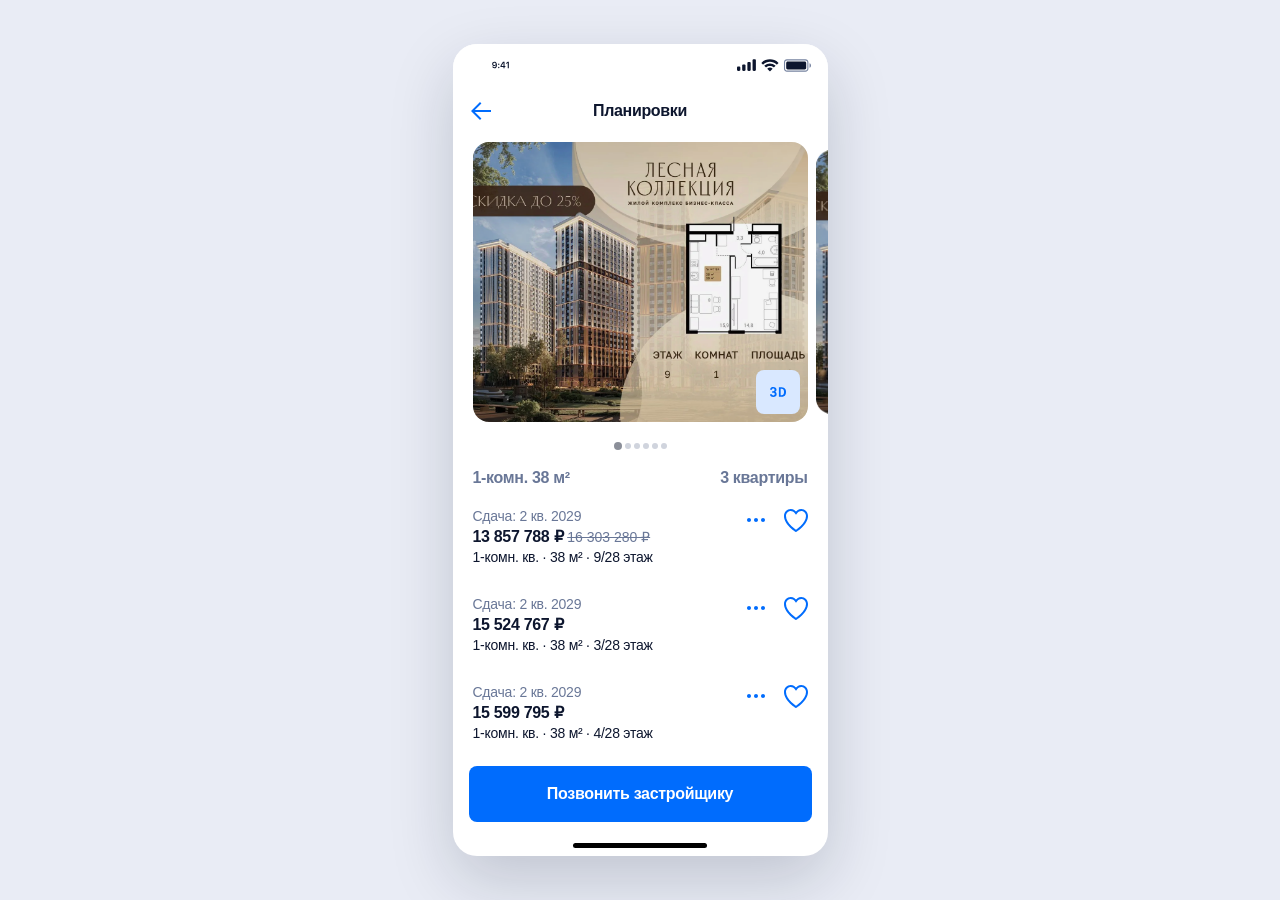
<file: lesnaya-collection/dev-demo/index.html>
<!doctype html>
<html lang="ru">
<head>
  <meta charset="utf-8">
  <meta name="viewport" content="width=device-width, initial-scale=1, viewport-fit=cover">
  <title>Планировки · Лесная Коллекция · демо для разработки</title>
  <link rel="stylesheet" href="style.css?v=20261010-offers12-300">
</head>
<body>
  <main class="device" aria-label="Экран планировок ЖК «Лесная Коллекция»">
    <div class="scroll-area" id="scrollArea">
      <header class="nav" id="nav">
        <div class="status" aria-hidden="true">
          <img class="time" src="assets/time.svg" alt="">
          <img class="logo" src="assets/cian-logo-white.svg" alt="">
          <img class="signals" src="assets/status-dark.svg" alt="">
        </div>
        <div class="nav-row">
          <img class="back-icon" src="assets/arrow-left.svg" alt="">
          <h1>Планировки</h1>
        </div>
      </header>

      <section class="plan-body" aria-label="Планировки и квартиры">
        <div class="carousel" id="carousel" aria-label="Планировки, листайте горизонтально"></div>
        <div class="dots" id="dots" aria-label="Перейти к планировке"></div>
        <div class="summary" id="summary" aria-live="polite"></div>
        <div class="offers" id="offers"></div>
      </section>
    </div>

    <footer class="footer">
      <div class="call-cta">Позвонить застройщику</div>
      <span class="home-indicator" aria-hidden="true"></span>
    </footer>
  </main>
  <script src="data.js"></script>
  <script src="app.js?v=20261010-pointer-settle"></script>
</body>
</html>
</file>
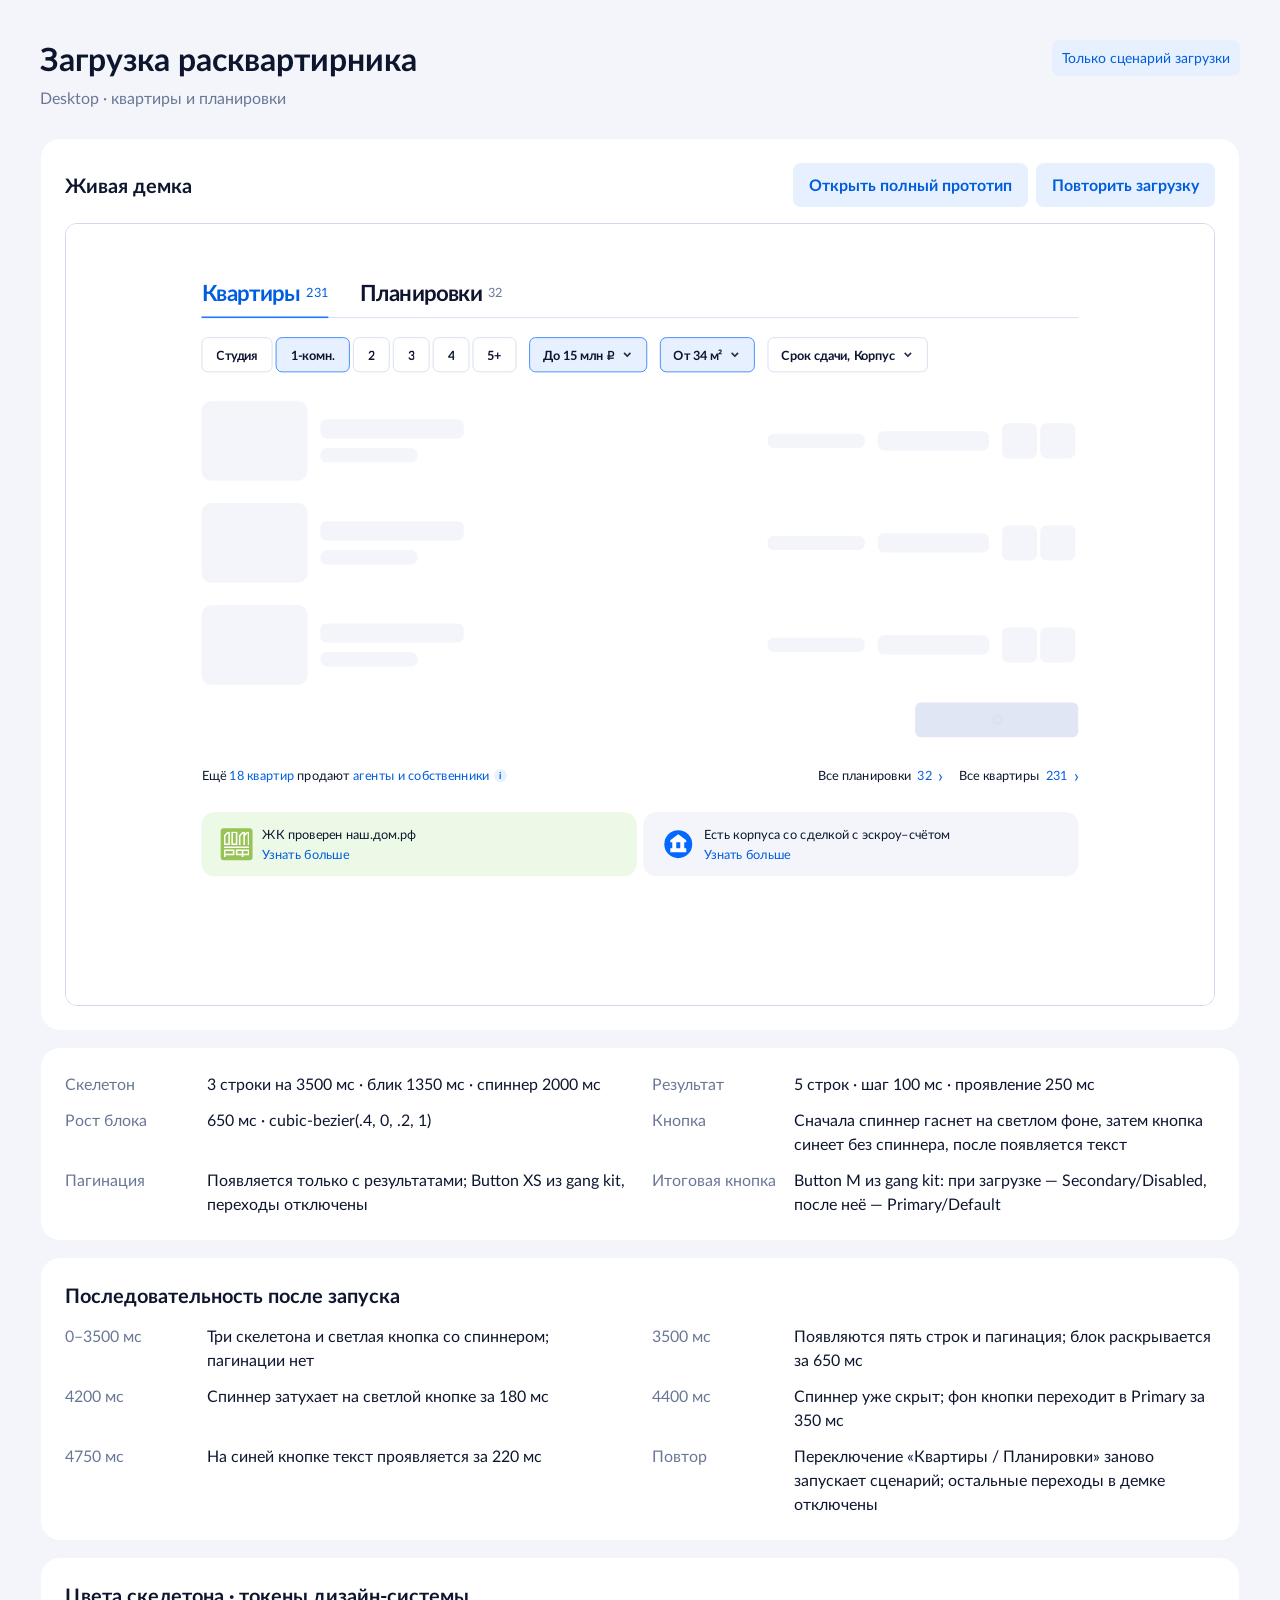
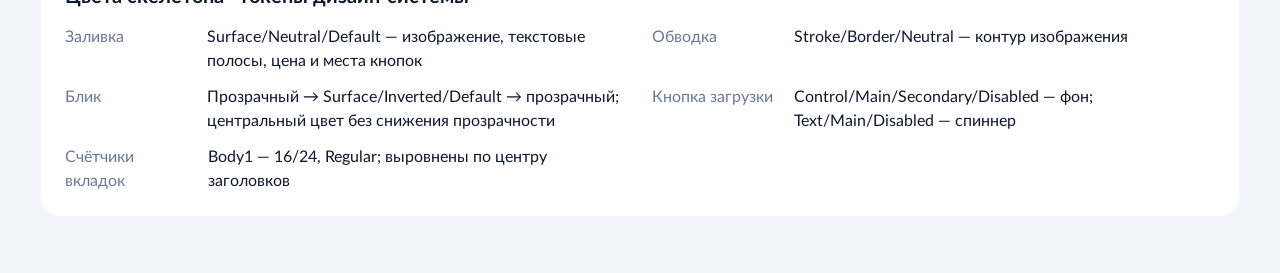
<file: apartments-a-loading/documentation.html>
<!doctype html>
<html lang="ru">
<head>
<meta charset="utf-8">
<meta name="viewport" content="width=device-width, initial-scale=1">
<title>Загрузка расквартирника — демка</title>
<link rel="stylesheet" href="styles.css?v=2">
<style>
body{padding:40px 28px;background:var(--surface-neutral-default)}
.page{max-width:1200px;margin:auto}
.top{display:flex;justify-content:space-between;align-items:flex-start;gap:20px;margin-bottom:28px}
h1{font-size:32px;line-height:38px;margin:0 0 8px}
h2{font-size:20px;line-height:26px;margin:0}
p{margin:0}
.muted{color:var(--text-secondary-default)}
.tag{padding:6px 10px;background:var(--control-main-secondary-default);color:var(--text-main-default);border-radius:8px;font-size:14px;white-space:nowrap}
.card{background:var(--background-primary);border:1px solid var(--stroke-border-neutral);border-radius:20px;padding:24px;margin-bottom:16px}
.toolbar{display:flex;align-items:center;justify-content:space-between;gap:16px;margin-bottom:16px}
.toolbar-actions{display:flex;align-items:center;gap:8px;flex-wrap:wrap}
.replay{border:0;background:var(--control-main-secondary-default);color:var(--text-main-default);font-weight:700;min-height:44px}
.open-prototype{display:inline-flex;align-items:center;justify-content:center;padding:0 16px;border-radius:8px;text-decoration:none;white-space:nowrap}
.replay:hover{background:#d9e8ff}
.demo-window{width:100%;overflow:hidden;border:1px solid var(--stroke-divider-default);border-radius:12px;background:var(--background-primary)}
.demo-stage{position:relative;margin-inline:auto;width:100%;height:980px}
iframe{position:absolute;top:0;left:0;display:block;width:1440px;height:980px;border:0;transform-origin:top left;transform:scale(var(--preview-scale,1))}
.spec{display:grid;grid-template-columns:1fr 1fr;gap:12px 24px;margin:0}
.spec div{display:flex;gap:12px}
.spec dt{min-width:130px;color:var(--text-secondary-default)}
.spec dd{margin:0}
@media(max-width:800px){body{padding:20px 12px}.top{display:block}.tag{display:inline-block;margin-top:8px}.spec{grid-template-columns:1fr}}
</style>
</head>
<body>
<main class="page">
  <header class="top"><div><h1>Загрузка расквартирника</h1><p class="muted">Desktop · квартиры и планировки</p></div><span class="tag">Только сценарий загрузки</span></header>
  <section class="card" aria-labelledby="demo-title">
    <div class="toolbar"><h2 id="demo-title">Живая демка</h2><div class="toolbar-actions"><a class="button replay open-prototype" href="index.html?v=2" target="_blank" rel="noopener">Открыть полный прототип</a><button class="button replay" id="replay" type="button">Повторить загрузку</button></div></div>
    <div class="demo-window"><div class="demo-stage" id="demo-stage"><iframe id="demo" src="index.html?v=2" title="Загрузка квартир и планировок"></iframe></div></div>
  </section>
  <section class="card" aria-label="Параметры анимации">
    <dl class="spec">
      <div><dt>Скелетон</dt><dd>3 строки на 3500 мс · блик 1350 мс · спиннер 2000 мс</dd></div>
      <div><dt>Результат</dt><dd>5 строк · шаг 100 мс · проявление 250 мс</dd></div>
      <div><dt>Рост блока</dt><dd>650 мс · cubic-bezier(.4, 0, .2, 1)</dd></div>
      <div><dt>Кнопка</dt><dd>Сначала спиннер гаснет на светлом фоне, затем кнопка синеет без спиннера, после появляется текст</dd></div>
      <div><dt>Пагинация</dt><dd>Появляется только с результатами; Button XS из gang kit, переходы отключены</dd></div>
      <div><dt>Итоговая кнопка</dt><dd>Button M из gang kit: при загрузке — Secondary/Disabled, после неё — Primary/Default</dd></div>
    </dl>
  </section>
  <section class="card" aria-labelledby="sequence-title">
    <h2 id="sequence-title" style="margin-bottom:16px">Последовательность после запуска</h2>
    <dl class="spec">
      <div><dt>0–3500 мс</dt><dd>Три скелетона и светлая кнопка со спиннером; пагинации нет</dd></div>
      <div><dt>3500 мс</dt><dd>Появляются пять строк и пагинация; блок раскрывается за 650 мс</dd></div>
      <div><dt>4200 мс</dt><dd>Спиннер затухает на светлой кнопке за 180 мс</dd></div>
      <div><dt>4400 мс</dt><dd>Спиннер уже скрыт; фон кнопки переходит в Primary за 350 мс</dd></div>
      <div><dt>4750 мс</dt><dd>На синей кнопке текст проявляется за 220 мс</dd></div>
      <div><dt>Повтор</dt><dd>Переключение «Квартиры / Планировки» заново запускает сценарий; остальные переходы в демке отключены</dd></div>
    </dl>
  </section>
  <section class="card" aria-labelledby="colors-title">
    <h2 id="colors-title" style="margin-bottom:16px">Цвета скелетона · токены дизайн-системы</h2>
    <dl class="spec">
      <div><dt>Заливка</dt><dd>Surface/Neutral/Default — изображение, текстовые полосы, цена и места кнопок</dd></div>
      <div><dt>Обводка</dt><dd>Stroke/Border/Neutral — контур изображения</dd></div>
      <div><dt>Блик</dt><dd>Прозрачный → Surface/Inverted/Default → прозрачный; центральный цвет без снижения прозрачности</dd></div>
      <div><dt>Кнопка загрузки</dt><dd>Control/Main/Secondary/Disabled — фон; Text/Main/Disabled — спиннер</dd></div>
      <div><dt>Счётчики вкладок</dt><dd>Body1 — 16/24, Regular; выровнены по центру заголовков</dd></div>
    </dl>
  </section>
</main>
<script>
const demoWindow=document.querySelector('.demo-window');
const demoStage=document.querySelector('#demo-stage');
function fitDemo(){
  const scale=Math.min(1,demoWindow.clientWidth/1440);
  demoStage.style.setProperty('--preview-scale',scale);
  demoStage.style.width=1440*scale+'px';
  demoStage.style.height=980*scale+'px';
}
fitDemo();
if('ResizeObserver' in window)new ResizeObserver(fitDemo).observe(demoWindow);
else window.addEventListener('resize',fitDemo);
document.querySelector('#replay').addEventListener('click',()=>{
  document.querySelector('#demo').src='index.html?v=2&replay='+Date.now();
});
</script>
</body>
</html>
</file>
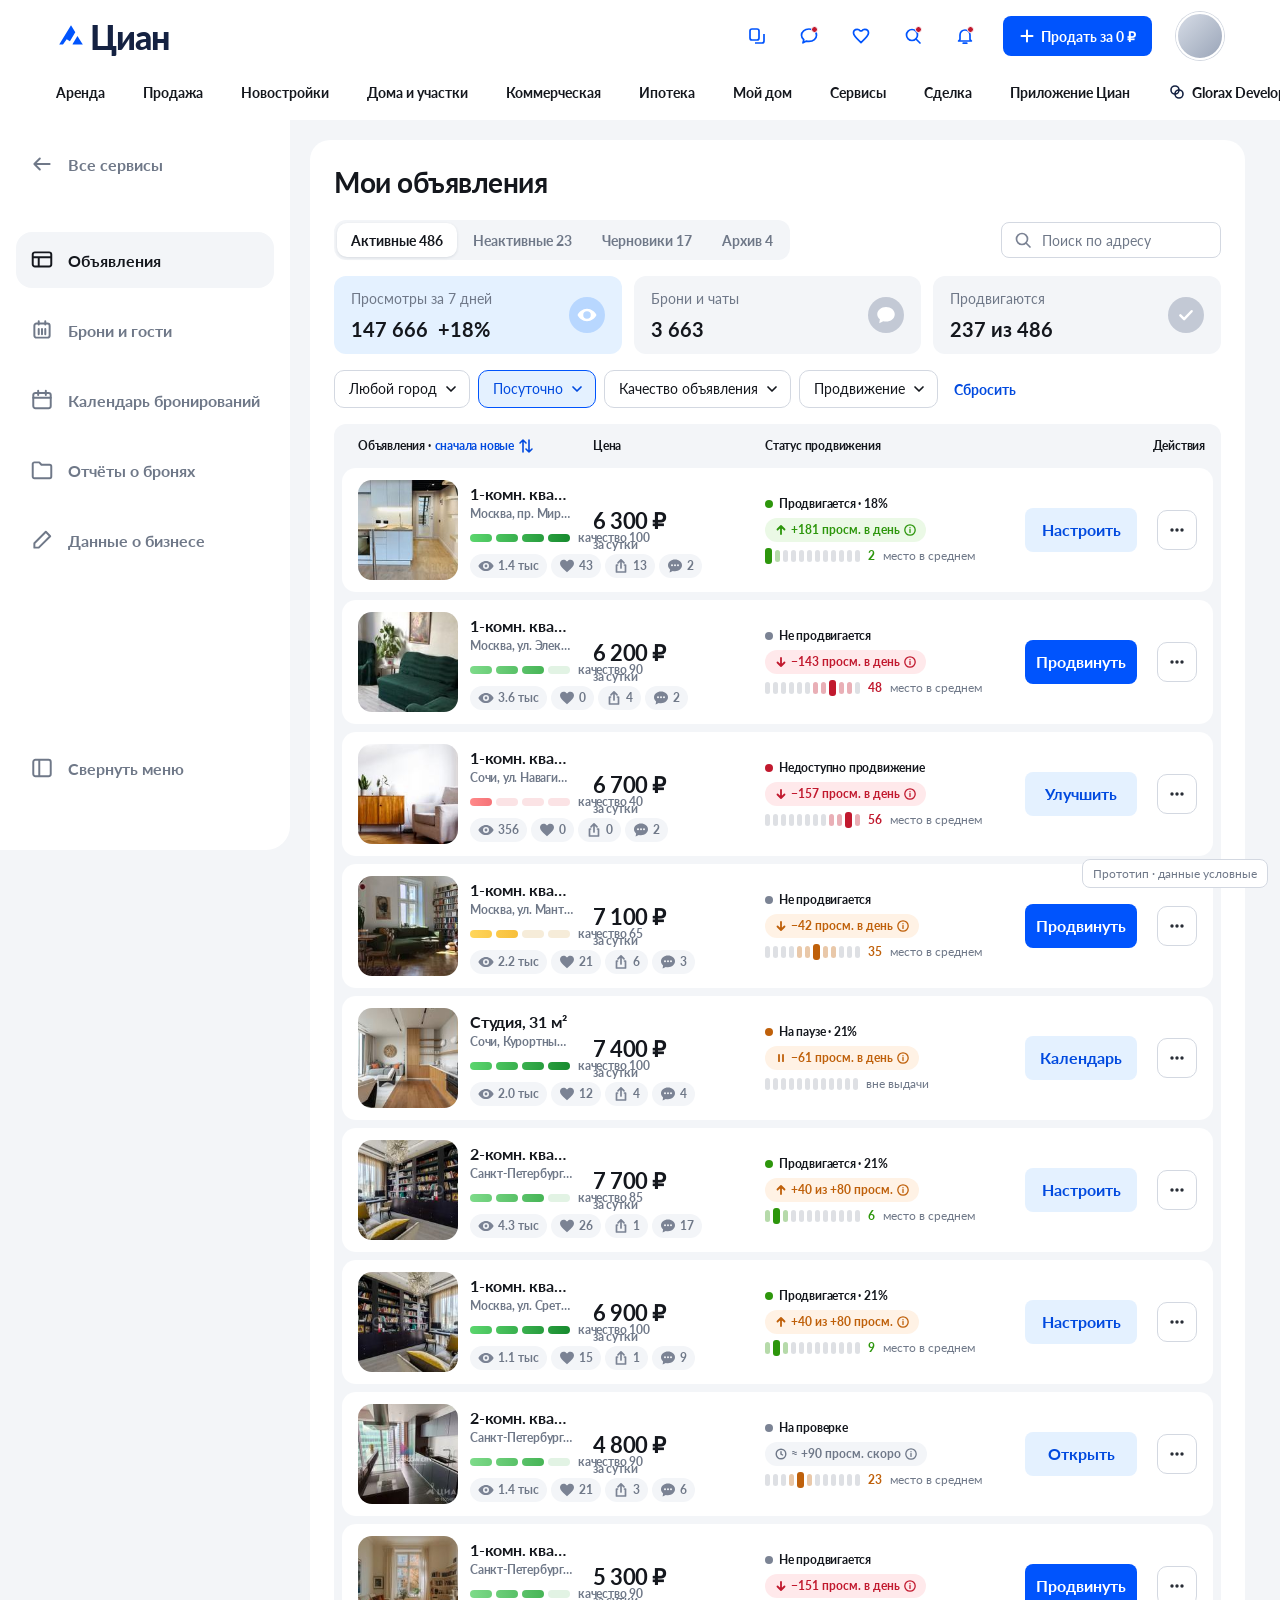
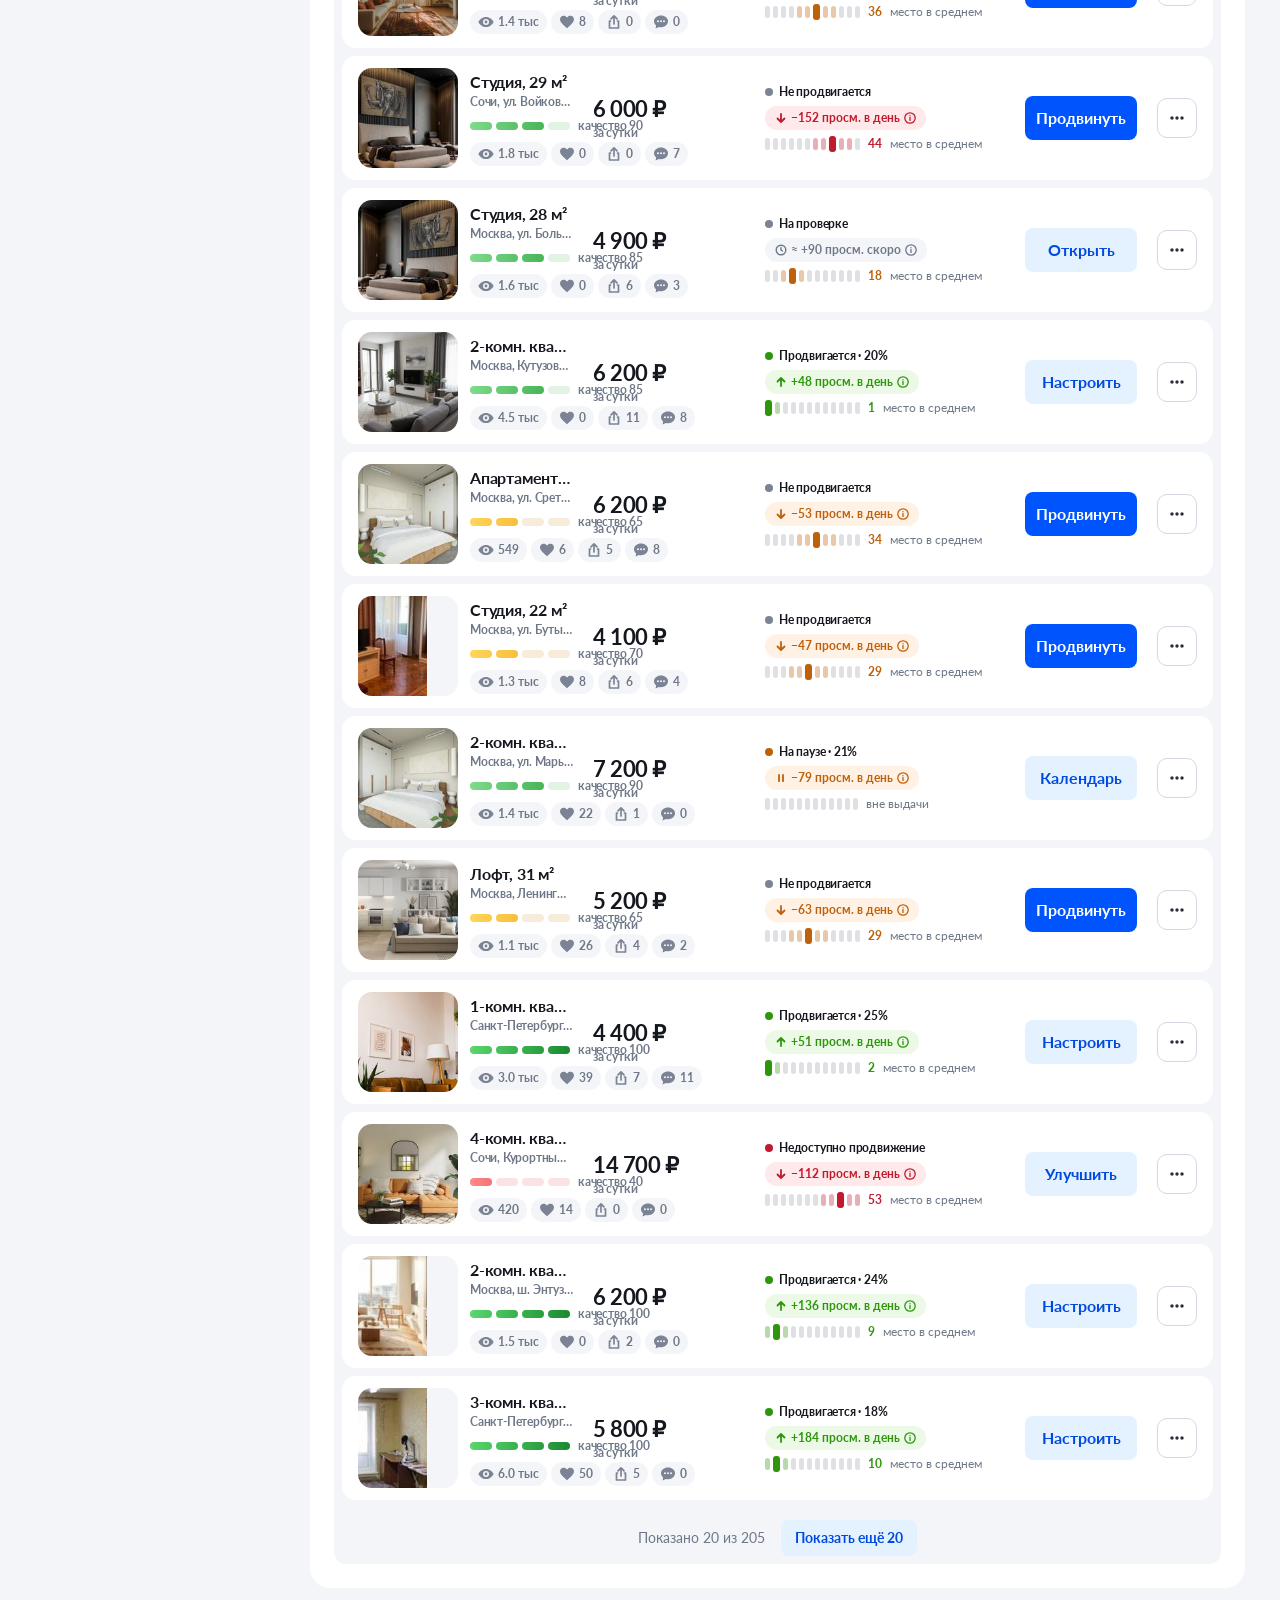
<file: cian-prototype/posutochno.html>
<!DOCTYPE html>
<html lang="ru">
<head>
<meta charset="utf-8">
<meta name="viewport" content="width=device-width, initial-scale=1">
<title>Мои объявления · Final design (прототип)</title>
<link rel="preconnect" href="https://fonts.googleapis.com">
<link href="https://fonts.googleapis.com/css2?family=Lato:wght@400;700;900&display=swap" rel="stylesheet">
<link rel="stylesheet" href="css/posutochno.css">
</head>
<body>
<header class="top">
  <div class="top-row">
    <div class="logo"><svg viewBox="0 0 28 28"><path d="M3 22 14 4l4 6.5L13 19l-3-2-3.5 5H3Z" fill="#0054fd"/><path d="M15.5 21.5 20 14l5 8h-9.5Z" fill="#0054fd"/></svg>Циан</div>
    <div class="sp"></div>
    <span class="tic" data-tip="Сравнение"><svg width="20" height="20" viewBox="0 0 20 20" fill="none" stroke="currentColor" stroke-width="1.7"><rect x="3" y="3" width="9" height="11" rx="2"/><path d="M8 17h7a2 2 0 0 0 2-2V8"/></svg></span>
    <span class="tic" data-tip="Сообщения"><svg width="20" height="20" viewBox="0 0 20 20" fill="none" stroke="currentColor" stroke-width="1.7" stroke-linejoin="round"><path d="M10 3c4.4 0 7.5 2.7 7.5 6.2S14.4 15.4 10 15.4c-.9 0-1.7-.1-2.5-.3L4 16.8l.8-3.1C3.3 12.6 2.5 11 2.5 9.2 2.5 5.7 5.6 3 10 3Z"/></svg><i></i></span>
    <span class="tic" data-tip="Избранное"><svg width="20" height="20" viewBox="0 0 20 20" fill="none" stroke="currentColor" stroke-width="1.7" stroke-linejoin="round"><path d="M10 16.5 9 15.6C5 12 2.5 9.8 2.5 7.1 2.5 5 4.1 3.4 6.2 3.4c1.2 0 2.4.6 3.1 1.5h1.4c.7-.9 1.9-1.5 3.1-1.5 2.1 0 3.7 1.6 3.7 3.7 0 2.7-2.5 4.9-6.5 8.5l-1 .9Z"/></svg></span>
    <span class="tic" data-tip="Поиск по карте"><svg width="20" height="20" viewBox="0 0 20 20" fill="none" stroke="currentColor" stroke-width="1.7"><circle cx="9" cy="9" r="5.5"/><path d="m13 13 4 4" stroke-linecap="round"/></svg><i></i></span>
    <span class="tic" data-tip="Уведомления"><svg width="20" height="20" viewBox="0 0 20 20" fill="none" stroke="currentColor" stroke-width="1.7" stroke-linejoin="round"><path d="M5 13.5V9a5 5 0 0 1 10 0v4.5l1.4 1.5H3.6L5 13.5ZM8.2 17.2h3.6" stroke-linecap="round"/></svg><i></i></span>
    <button class="btn-sell" data-act="nav"><svg width="16" height="16" viewBox="0 0 16 16" fill="none" stroke="#fff" stroke-width="2" stroke-linecap="round"><path d="M8 2.5v11M2.5 8h11"/></svg>Продать за 0 ₽</button>
    <span class="ava"></span>
  </div>
  <nav class="nav"><a>Аренда</a><a>Продажа</a><a>Новостройки</a><a>Дома и участки</a><a>Коммерческая</a><a>Ипотека</a><a>Мой дом</a><a>Сервисы</a><a>Сделка</a><a>Приложение Циан</a><a style="display:flex;gap:6px;align-items:center"><svg width="18" height="18" viewBox="0 0 18 18" fill="none" stroke="#152242" stroke-width="1.6"><circle cx="7" cy="7" r="4"/><circle cx="11" cy="11" r="4"/></svg>Glorax Development</a></nav>
</header>
<div class="wrap">
  <aside class="side">
    <a class="back" data-act="nav"><svg viewBox="0 0 22 22" fill="none" stroke="currentColor" stroke-width="1.8" stroke-linecap="round" stroke-linejoin="round"><path d="M18 11H4M9 6l-5 5 5 5"/></svg>Все сервисы</a>
    <a class="on"><svg viewBox="0 0 22 22" fill="none" stroke="currentColor" stroke-width="1.8" stroke-linejoin="round"><rect x="2.5" y="4" width="17" height="13" rx="2"/><path d="M2.5 8.5h17M8 8.5V17"/></svg>Объявления</a>
    <a data-act="nav"><svg viewBox="0 0 22 22" fill="none" stroke="currentColor" stroke-width="1.8" stroke-linejoin="round"><rect x="4" y="5" width="14" height="13" rx="2"/><path d="M8 3v3M14 3v3M8 10v5M11 10v5M14 10v5" stroke-linecap="round"/></svg>Брони и гости</a>
    <a data-act="nav"><svg viewBox="0 0 22 22" fill="none" stroke="currentColor" stroke-width="1.8" stroke-linejoin="round"><rect x="3" y="4.5" width="16" height="14" rx="2"/><path d="M3 9h16M7.5 2.5v4M14.5 2.5v4" stroke-linecap="round"/></svg>Календарь бронирований</a>
    <a data-act="nav"><svg viewBox="0 0 22 22" fill="none" stroke="currentColor" stroke-width="1.8" stroke-linejoin="round"><path d="M2.5 5.5c0-.8.7-1.5 1.5-1.5h4.5l2 2.2H18c.8 0 1.5.7 1.5 1.5v9.3c0 .8-.7 1.5-1.5 1.5H4c-.8 0-1.5-.7-1.5-1.5V5.5Z"/></svg>Отчёты о бронях</a>
    <a data-act="nav"><svg viewBox="0 0 22 22" fill="none" stroke="currentColor" stroke-width="1.8" stroke-linejoin="round"><path d="M14.5 3.5 18.5 7.5 8 18H4v-4L14.5 3.5Z"/></svg>Данные о бизнесе</a>
    <div class="grow"></div>
    <a data-act="nav"><svg viewBox="0 0 22 22" fill="none" stroke="currentColor" stroke-width="1.8"><rect x="3" y="3.5" width="16" height="15" rx="2"/><path d="M8.5 3.5v15"/></svg>Свернуть меню</a>
  </aside>
  <main class="main" id="main"></main>
</div>
<div class="tip" id="tip"></div>
<div class="toasts" id="toasts"></div>
<div class="badge">Прототип · данные условные</div>
<script src="js/photos.js"></script>
<script src="js/posutochno.js"></script>
</body>
</html>
</file>
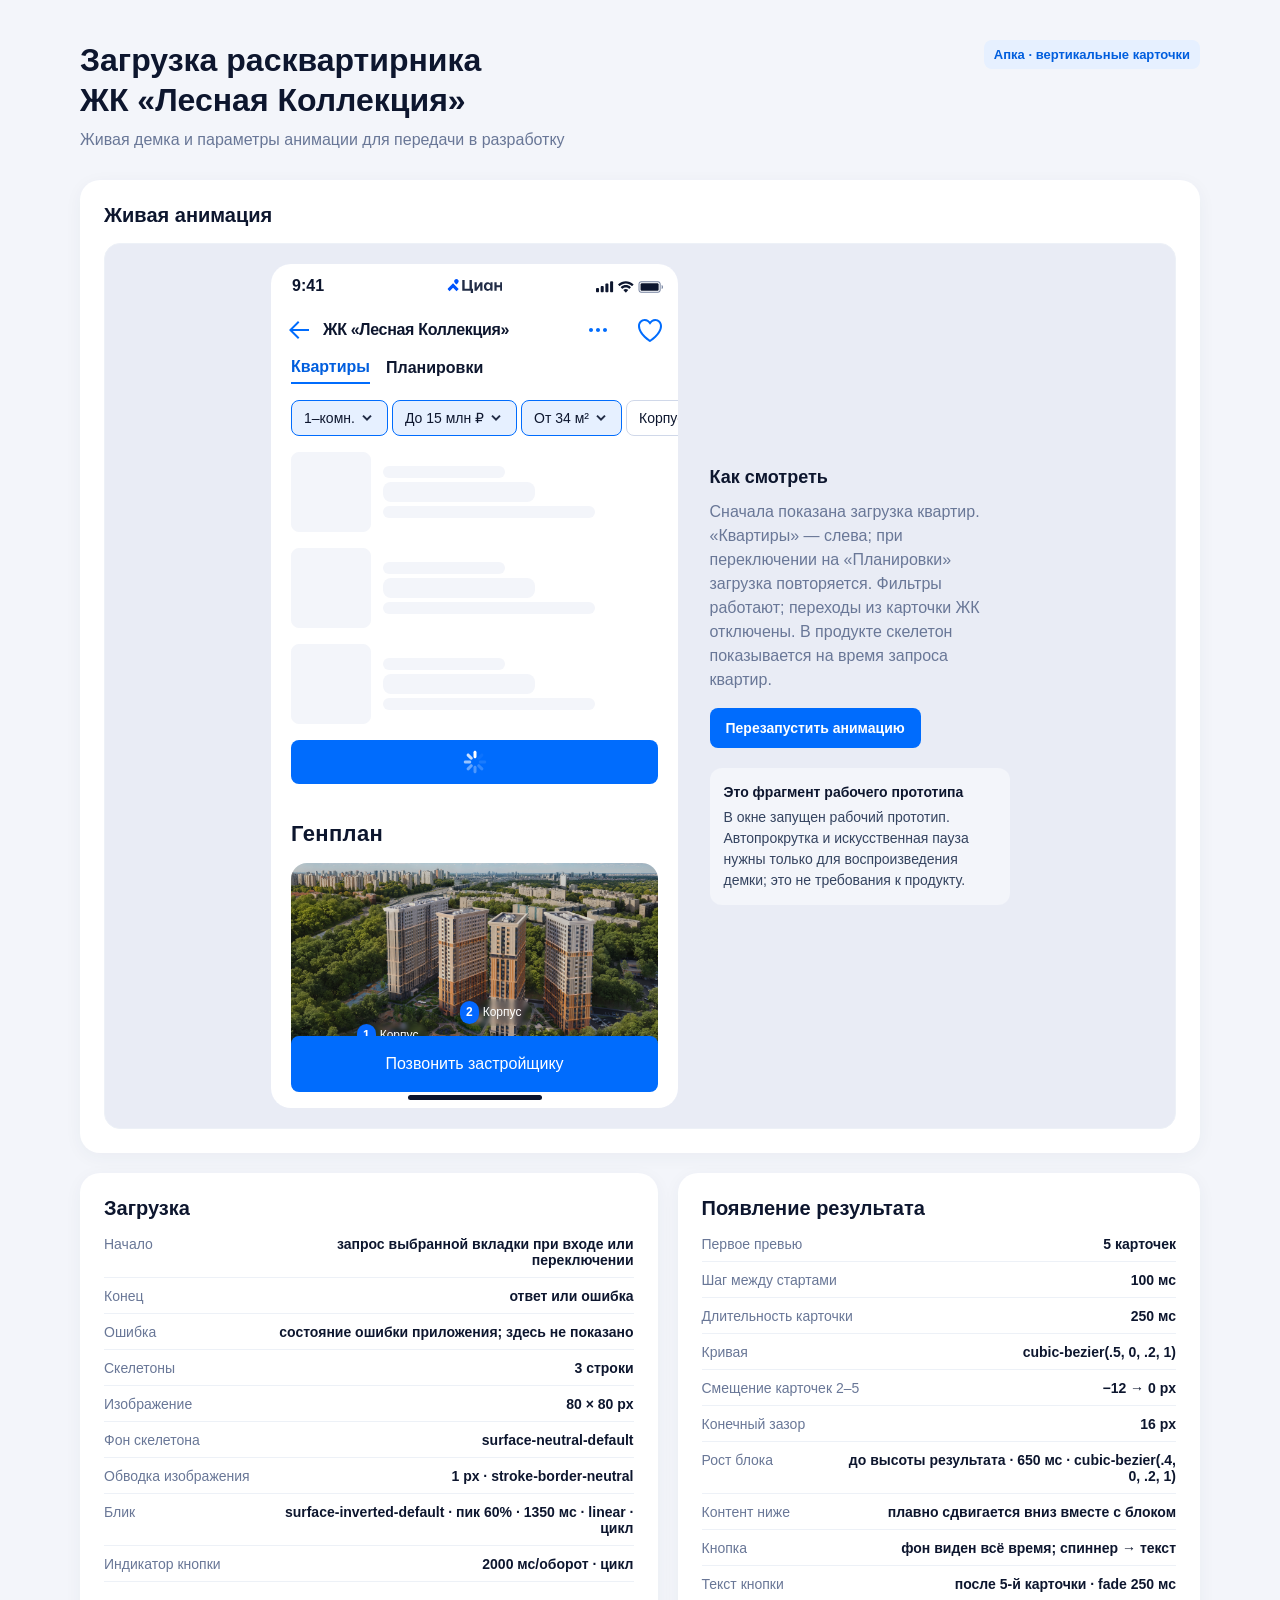
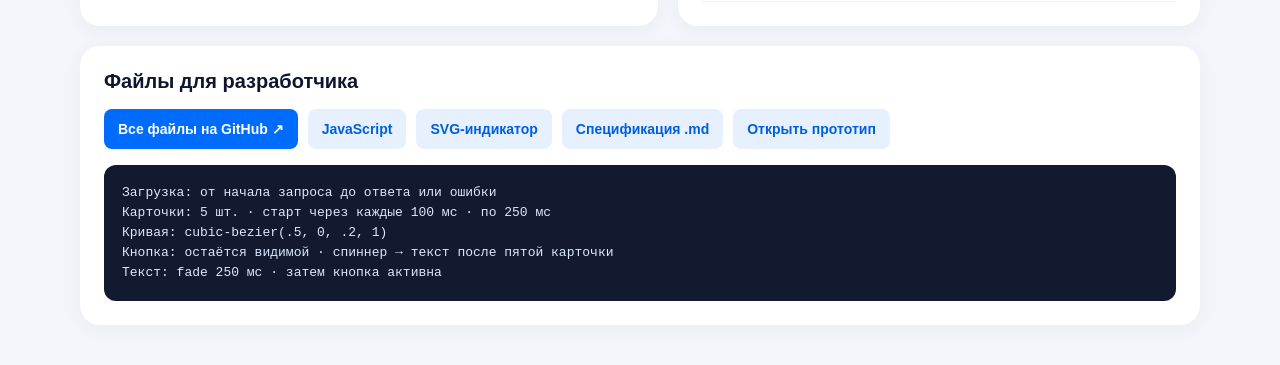
<file: kaob-vertical-list-loading/documentation.html>
<!doctype html>
<html lang="ru">
<head>
<meta charset="utf-8">
<meta name="viewport" content="width=device-width,initial-scale=1">
<title>Загрузка расквартирника — демо и спецификация</title>
<style>
    :root{font-family:Lato,Arial,sans-serif;color:#0d162e;background:#f3f5fa;--blue:#026dfd;--soft:#e6f0ff;--line:#d9e0ee}
    *{box-sizing:border-box}body{margin:0;padding:40px}.page{max-width:1120px;margin:auto}.top{display:flex;align-items:flex-start;justify-content:space-between;gap:32px;margin-bottom:28px}h1{margin:0 0 8px;font-size:32px;line-height:40px}p{margin:0;color:#697797;line-height:24px}.tag{padding:7px 10px;border-radius:8px;background:#e6f0ff;color:#005ede;font-size:13px;font-weight:700;white-space:nowrap}.grid{display:grid;grid-template-columns:1.05fr .95fr;gap:20px}.card{background:#fff;border-radius:20px;padding:24px;box-shadow:0 4px 18px #2638580c}.card h2{margin:0 0 16px;font-size:20px}.demo{height:360px;position:relative;overflow:hidden;border:1px solid #edf1f7;border-radius:16px;background:#fff}.demo iframe{width:100%;height:100%;border:0}.note{display:flex;gap:12px;padding:14px;border-radius:12px;background:#fff7e8;color:#684800;font-size:14px;line-height:20px}.asset-preview{display:flex;align-items:center;gap:14px;margin-top:16px;padding:14px;border:1px solid var(--line);border-radius:12px}.asset-frame{width:40px;height:40px;flex:0 0 40px;border-radius:12px;background:#0054fd;display:grid;place-items:center}.asset-frame img{display:block;width:24px;height:24px}.asset-preview>div b,.asset-preview>div span{display:block}.asset-preview>div span{margin-top:2px;color:#697797;font-size:13px}.states{display:grid;gap:8px}.state{display:grid;grid-template-columns:110px 1fr 70px;gap:12px;padding:10px 0;border-bottom:1px solid #edf1f7;font-size:14px;line-height:20px}.state:last-child{border:0}.state code{color:#005ede;font-weight:700}.state time{text-align:right;color:#697797}.spec{margin:0;padding:0;list-style:none;display:grid;gap:10px}.spec li{display:flex;justify-content:space-between;gap:20px;padding-bottom:9px;border-bottom:1px solid #edf1f7;font-size:14px}.spec b{font-weight:400;color:#697797}.spec span{font-weight:700;text-align:right}.wide{grid-column:1/-1}.files{display:flex;flex-wrap:wrap;gap:10px}.file{display:inline-flex;align-items:center;height:40px;padding:0 14px;border-radius:8px;background:var(--soft);color:#005ede;text-decoration:none;font-weight:700;font-size:14px}.file.primary{background:#006cfd;color:#fff}.acceptance{columns:2;column-gap:36px;margin:0;padding-left:20px}.acceptance li{break-inside:avoid;margin-bottom:9px;line-height:21px}.code{margin:16px 0 0;padding:18px;border-radius:12px;background:#111a2e;color:#dbe8ff;overflow:auto;font:13px/20px ui-monospace,SFMono-Regular,Menlo,monospace;white-space:pre}
    @media(max-width:850px){body{padding:20px}.grid{grid-template-columns:1fr}.wide{grid-column:auto}.acceptance{columns:1}.top{display:block}.tag{display:inline-block;margin-top:14px}}
  
    .demo{height:auto;min-height:870px;display:flex;align-items:center;justify-content:center;gap:32px;padding:20px;background:#e9ecf5}
    .demo iframe{width:407px;height:844px;flex:0 0 407px;border:0;border-radius:20px;background:#e9ecf5}
    .demo-aside{max-width:300px;align-self:center}.demo-aside h3{margin:0 0 12px;font-size:18px}.demo-aside p{margin:0 0 16px}.replay{height:40px;padding:0 16px;border:0;border-radius:8px;background:#006cfd;color:#fff;font:700 14px Lato,Arial,sans-serif;cursor:pointer}.replay:focus-visible,.file:focus-visible{outline:2px solid #005ede;outline-offset:3px}
    .callout{padding:14px;border-radius:12px;background:#f3f5fa;color:#34435f;font-size:14px;line-height:21px}.callout b{display:block;margin-bottom:4px;color:#0d162e}
    .state{grid-template-columns:125px 1fr 105px}.state time{white-space:nowrap}.file:hover{filter:brightness(.96)}.spec li span{max-width:70%}
    @media(max-width:850px){.demo{flex-direction:column;min-height:0}.demo-aside{max-width:407px;align-self:auto}.demo iframe{max-width:100%}}
    @media(max-width:500px){.demo{padding:8px}.demo iframe{height:760px}}
</style>
</head>
<body>
<main class="page">
<header class="top"><div><h1>Загрузка расквартирника<br>ЖК «Лесная Коллекция»</h1><p>Живая демка и параметры анимации для передачи в разработку</p></div><span class="tag">Апка · вертикальные карточки</span></header>
<section class="grid">
<article class="card wide"><h2>Живая анимация</h2><div class="demo">
<iframe id="prototype" src="index.html?v=20261009-tabs-loading" title="Демо загрузки расквартирника"></iframe>
<div class="demo-aside"><h3>Как смотреть</h3><p>Сначала показана загрузка квартир. «Квартиры» — слева; при переключении на «Планировки» загрузка повторяется. Фильтры работают; переходы из карточки ЖК отключены. В продукте скелетон показывается на время запроса квартир.</p><button class="replay" id="replay" type="button">Перезапустить анимацию</button><div class="callout" style="margin-top:20px"><b>Это фрагмент рабочего прототипа</b>В окне запущен рабочий прототип. Автопрокрутка и искусственная пауза нужны только для воспроизведения демки; это не требования к продукту.</div></div>
</div></article>
<article class="card"><h2>Загрузка</h2><ul class="spec"><li><b>Начало</b><span>запрос выбранной вкладки при входе или переключении</span></li><li><b>Конец</b><span>ответ или ошибка</span></li><li><b>Ошибка</b><span>состояние ошибки приложения; здесь не показано</span></li><li><b>Скелетоны</b><span>3 строки</span></li><li><b>Изображение</b><span>80 × 80 px</span></li><li><b>Фон скелетона</b><span>surface-neutral-default</span></li><li><b>Обводка изображения</b><span>1 px · stroke-border-neutral</span></li><li><b>Блик</b><span>surface-inverted-default · пик 60% · 1350 мс · linear · цикл</span></li><li><b>Индикатор кнопки</b><span>2000 мс/оборот · цикл</span></li></ul></article>
<article class="card"><h2>Появление результата</h2><ul class="spec"><li><b>Первое превью</b><span>5 карточек</span></li><li><b>Шаг между стартами</b><span>100 мс</span></li><li><b>Длительность карточки</b><span>250 мс</span></li><li><b>Кривая</b><span>cubic-bezier(.5, 0, .2, 1)</span></li><li><b>Смещение карточек 2–5</b><span>−12 → 0 px</span></li><li><b>Конечный зазор</b><span>16 px</span></li><li><b>Рост блока</b><span>до высоты результата · 650 мс · cubic-bezier(.4, 0, .2, 1)</span></li><li><b>Контент ниже</b><span>плавно сдвигается вниз вместе с блоком</span></li><li><b>Кнопка</b><span>фон виден всё время; спиннер → текст</span></li><li><b>Текст кнопки</b><span>после 5-й карточки · fade 250 мс</span></li></ul></article>


<article class="card wide"><h2>Файлы для разработчика</h2><div class="files">
<a class="file primary" href="https://github.com/dashakalininatoo-sketch/prototype-open/tree/main/kaob-vertical-list-loading" target="_blank" rel="noopener">Все файлы на GitHub ↗</a>
<a class="file" href="assets/kazhk-flats-runtime.js" download>JavaScript</a>
<a class="file" href="assets/figma-loading-spinner.svg" download>SVG-индикатор</a>
<a class="file" href="README-loading-demo.md" download>Спецификация .md</a>
<a class="file" href="index.html?v=20261009-tabs-loading" target="_blank">Открыть прототип</a>
</div><pre class="code">Загрузка: от начала запроса до ответа или ошибки
Карточки: 5 шт. · старт через каждые 100 мс · по 250 мс
Кривая: cubic-bezier(.5, 0, .2, 1)
Кнопка: остаётся видимой · спиннер → текст после пятой карточки
Текст: fade 250 мс · затем кнопка активна</pre></article>
</section>
</main>
<script>
const frame=document.getElementById('prototype');
function focusSelector(){
  try {
    const doc=frame.contentDocument;
    const scroller=doc.querySelector('#card .kazhk-scroll');
    const section=doc.querySelector('#card .kazhk-section:nth-of-type(3)');
    if(!scroller||!section)return;
    doc.querySelector('#onboard')?.classList.add('hide');
    const delta=section.getBoundingClientRect().top-scroller.getBoundingClientRect().top;
    scroller.scrollTop+=delta-72;
  } catch(error) { /* The full prototype remains available through its own link. */ }
}
frame.addEventListener('load',()=>requestAnimationFrame(()=>setTimeout(focusSelector,50)));
document.getElementById('replay').addEventListener('click',()=>{frame.src='index.html?v=20261009-tabs-loading&demo='+Date.now()});
</script>
</body>
</html>
</file>
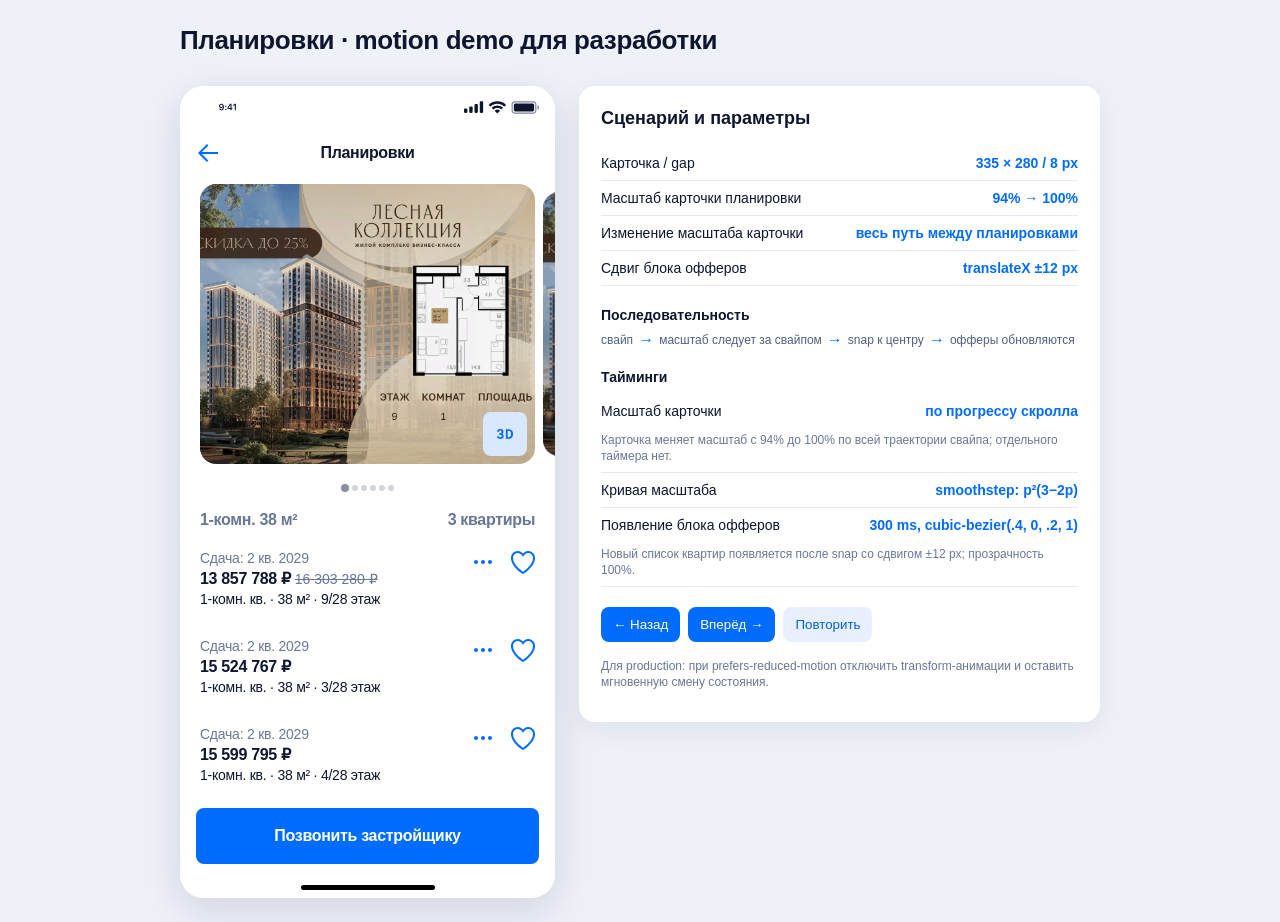
<file: lesnaya-collection/dev-demo/developer-demo-v2.html>
<!doctype html><html lang="ru"><head><meta charset="utf-8"><meta name="viewport" content="width=device-width,initial-scale=1"><title>Планировки · developer demo</title><style>
:root{font-family:"SF Pro Text","SF Pro",-apple-system,BlinkMacSystemFont,"Helvetica Neue",Arial,sans-serif;color:#0d162e;background:#eef1f8}*{box-sizing:border-box}body{margin:0;padding:24px}main{max-width:920px;margin:auto}h1{font-size:26px;line-height:32px;margin:0 0 30px;letter-spacing:-.4px}header p{margin:0 0 20px;color:#697797;font-size:14px;line-height:18px}.layout{display:grid;grid-template-columns:375px minmax(300px,1fr);gap:24px;align-items:start}.phone{width:375px;height:812px;border-radius:24px;overflow:hidden;box-shadow:0 12px 40px #0d162e22;background:#fff}.prototype{width:375px;height:812px;border:0;display:block;background:#fff}.spec{background:#fff;border-radius:16px;padding:20px 22px;box-shadow:0 8px 28px #0d162e12}.spec h2{font-size:18px;line-height:24px;margin:0 0 16px}.spec h3{font-size:14px;line-height:18px;margin:20px 0 8px}.row{display:flex;justify-content:space-between;gap:16px;padding:8px 0;border-bottom:1px solid #e5e9f1;font-size:14px;line-height:18px}.row span:last-child{color:#006cfd;font-weight:600;text-align:right}.legend{display:flex;gap:8px;flex-wrap:wrap;margin-top:12px}.sequence{display:flex;flex-wrap:wrap;gap:5px;align-items:center;color:#52617d;font-size:12px;line-height:16px}.sequence b{color:#006cfd;font-size:16px}.pill{padding:5px 8px;border-radius:7px;background:#f0f3f8;font-size:12px;color:#52617d}.controls{display:flex;gap:8px;flex-wrap:wrap;margin-top:20px}.controls button{border:0;border-radius:8px;background:#006cfd;color:#fff;padding:10px 12px;font:600 14px/18px inherit;cursor:pointer}.controls button.secondary{background:#e8f0ff;color:#0061dc}.statusline{margin-top:14px;padding:10px 12px;border-radius:8px;background:#f5f7fb;color:#52617d;font-size:13px;line-height:18px}.timing-block{border-bottom:1px solid #e5e9f1;padding-bottom:8px}.timing-block .row{border-bottom:0}.timing-desc{margin:4px 0 0;color:#697797;font-size:12px;line-height:16px}.note{color:#697797;font-size:12px;line-height:16px;margin-top:16px}@media(max-width:760px){body{padding:16px}.layout{grid-template-columns:1fr}.spec{max-width:455px;margin:auto}.phone{margin:auto}}
</style></head><body><main><header><h1>Планировки · motion demo для разработки</h1></header><div class="layout"><section class="phone"><iframe class="prototype" id="prototype" src="index.html?v=20261010-offers12-300" title="Экран планировок"></iframe></section><aside class="spec"><h2>Сценарий и параметры</h2><div class="row"><span>Карточка / gap</span><span>335 × 280 / 8 px</span></div><div class="row"><span>Масштаб карточки планировки</span><span>94% → 100%</span></div><div class="row"><span>Изменение масштаба карточки</span><span>весь путь между планировками</span></div><div class="row"><span>Сдвиг блока офферов</span><span>translateX ±12 px</span></div><h3>Последовательность</h3><div class="sequence"><span>свайп</span><b>→</b><span>масштаб следует за свайпом</span><b>→</b><span>snap к центру</span><b>→</b><span>офферы обновляются</span></div><h3>Тайминги</h3><div class="timing-block"><div class="row"><span>Масштаб карточки</span><span>по прогрессу скролла</span></div><p class="timing-desc">Карточка меняет масштаб с 94% до 100% по всей траектории свайпа; отдельного таймера нет.</p></div><div class="row"><span>Кривая масштаба</span><span>smoothstep: p²(3−2p)</span></div><div class="timing-block"><div class="row"><span>Появление блока офферов</span><span>300 ms, cubic-bezier(.4, 0, .2, 1)</span></div><p class="timing-desc">Новый список квартир появляется после snap со сдвигом ±12 px; прозрачность 100%.</p></div><div class="controls"><button id="prev">← Назад</button><button id="next">Вперёд →</button><button class="secondary" id="reload">Повторить</button></div><p class="note">Для production: при prefers-reduced-motion отключить transform-анимации и оставить мгновенную смену состояния.</p></aside></div></main><script>
const frame=document.querySelector('#prototype');function doc(){return frame.contentDocument}function rail(){return doc()?.querySelector('#carousel')}function go(delta){const r=rail();if(!r)return;const step=343;const next=Math.max(0,Math.min(5,Math.round(r.scrollLeft/step)+delta));r.scrollTo({left:next*step,behavior:'smooth'})}document.querySelector('#prev').onclick=()=>go(-1);document.querySelector('#next').onclick=()=>go(1);document.querySelector('#reload').onclick=()=>{frame.src='index.html?v=developer-demo-replay-'+Date.now()};
</script></body></html>
</file>
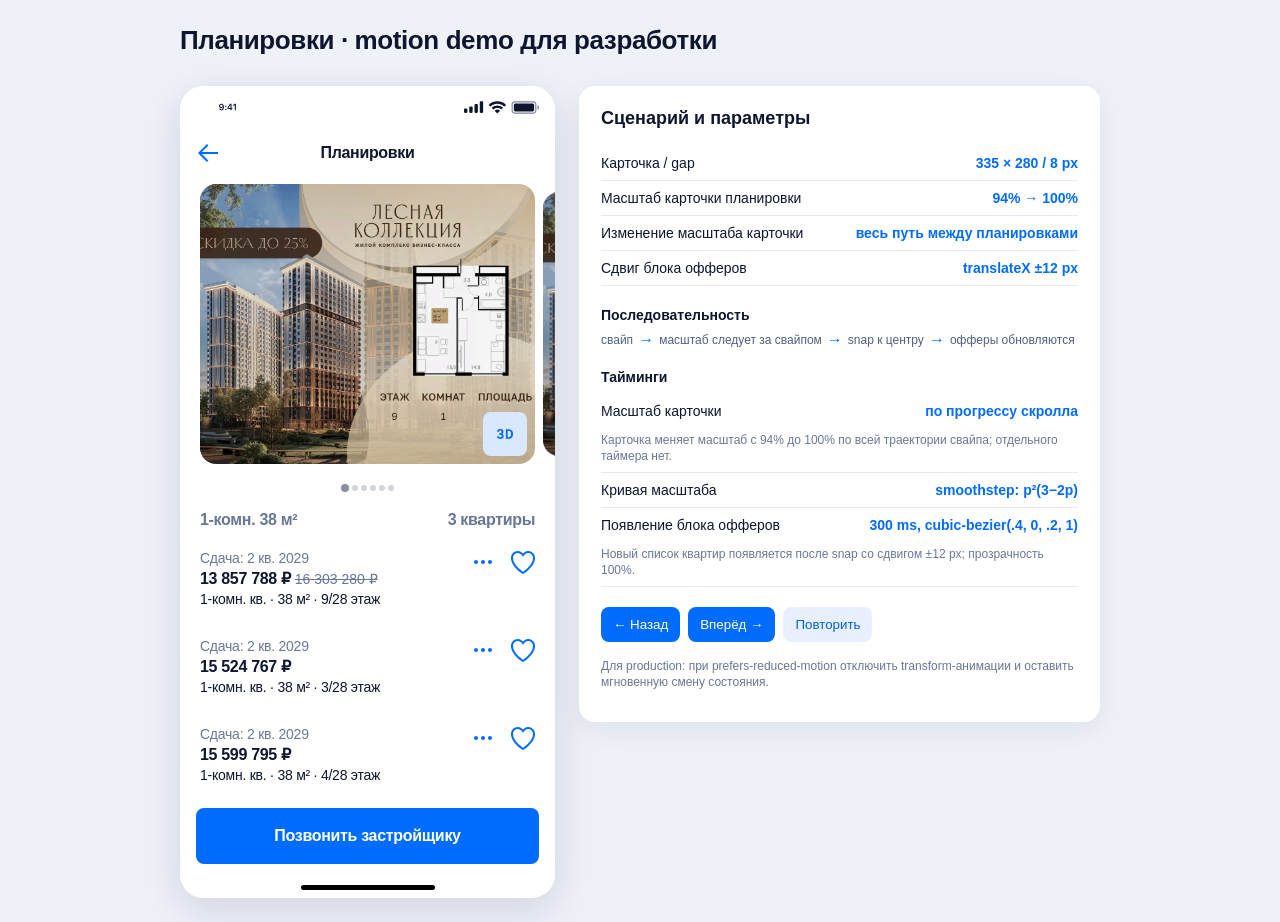
<file: lesnaya-collection/dev-demo/developer-demo.html>
<!doctype html><html lang="ru"><head><meta charset="utf-8"><meta name="viewport" content="width=device-width,initial-scale=1"><title>Планировки · developer demo</title><style>
:root{font-family:"SF Pro Text","SF Pro",-apple-system,BlinkMacSystemFont,"Helvetica Neue",Arial,sans-serif;color:#0d162e;background:#eef1f8}*{box-sizing:border-box}body{margin:0;padding:24px}main{max-width:920px;margin:auto}h1{font-size:26px;line-height:32px;margin:0 0 30px;letter-spacing:-.4px}header p{margin:0 0 20px;color:#697797;font-size:14px;line-height:18px}.layout{display:grid;grid-template-columns:375px minmax(300px,1fr);gap:24px;align-items:start}.phone{width:375px;height:812px;border-radius:24px;overflow:hidden;box-shadow:0 12px 40px #0d162e22;background:#fff}.prototype{width:375px;height:812px;border:0;display:block;background:#fff}.spec{background:#fff;border-radius:16px;padding:20px 22px;box-shadow:0 8px 28px #0d162e12}.spec h2{font-size:18px;line-height:24px;margin:0 0 16px}.spec h3{font-size:14px;line-height:18px;margin:20px 0 8px}.row{display:flex;justify-content:space-between;gap:16px;padding:8px 0;border-bottom:1px solid #e5e9f1;font-size:14px;line-height:18px}.row span:last-child{color:#006cfd;font-weight:600;text-align:right}.legend{display:flex;gap:8px;flex-wrap:wrap;margin-top:12px}.sequence{display:flex;flex-wrap:wrap;gap:5px;align-items:center;color:#52617d;font-size:12px;line-height:16px}.sequence b{color:#006cfd;font-size:16px}.pill{padding:5px 8px;border-radius:7px;background:#f0f3f8;font-size:12px;color:#52617d}.controls{display:flex;gap:8px;flex-wrap:wrap;margin-top:20px}.controls button{border:0;border-radius:8px;background:#006cfd;color:#fff;padding:10px 12px;font:600 14px/18px inherit;cursor:pointer}.controls button.secondary{background:#e8f0ff;color:#0061dc}.statusline{margin-top:14px;padding:10px 12px;border-radius:8px;background:#f5f7fb;color:#52617d;font-size:13px;line-height:18px}.timing-block{border-bottom:1px solid #e5e9f1;padding-bottom:8px}.timing-block .row{border-bottom:0}.timing-desc{margin:4px 0 0;color:#697797;font-size:12px;line-height:16px}.note{color:#697797;font-size:12px;line-height:16px;margin-top:16px}@media(max-width:760px){body{padding:16px}.layout{grid-template-columns:1fr}.spec{max-width:455px;margin:auto}.phone{margin:auto}}
</style></head><body><main><header><h1>Планировки · motion demo для разработки</h1></header><div class="layout"><section class="phone"><iframe class="prototype" id="prototype" src="index.html?v=20261010-pointer-settle" title="Экран планировок"></iframe></section><aside class="spec"><h2>Сценарий и параметры</h2><div class="row"><span>Карточка / gap</span><span>335 × 280 / 8 px</span></div><div class="row"><span>Масштаб карточки планировки</span><span>94% → 100%</span></div><div class="row"><span>Изменение масштаба карточки</span><span>весь путь между планировками</span></div><div class="row"><span>Сдвиг блока офферов</span><span>translateX ±12 px</span></div><h3>Последовательность</h3><div class="sequence"><span>свайп</span><b>→</b><span>масштаб следует за свайпом</span><b>→</b><span>snap к центру</span><b>→</b><span>офферы обновляются</span></div><h3>Тайминги</h3><div class="timing-block"><div class="row"><span>Масштаб карточки</span><span>по прогрессу скролла</span></div><p class="timing-desc">Карточка меняет масштаб с 94% до 100% по всей траектории свайпа; отдельного таймера нет.</p></div><div class="row"><span>Кривая масштаба</span><span>smoothstep: p²(3−2p)</span></div><div class="timing-block"><div class="row"><span>Появление блока офферов</span><span>300 ms, cubic-bezier(.4, 0, .2, 1)</span></div><p class="timing-desc">Новый список квартир появляется после snap со сдвигом ±12 px; прозрачность 100%.</p></div><div class="controls"><button id="prev">← Назад</button><button id="next">Вперёд →</button><button class="secondary" id="reload">Повторить</button></div><p class="note">Для production: при prefers-reduced-motion отключить transform-анимации и оставить мгновенную смену состояния.</p></aside></div></main><script>
const frame=document.querySelector('#prototype');function doc(){return frame.contentDocument}function rail(){return doc()?.querySelector('#carousel')}function go(delta){const r=rail();if(!r)return;const step=343;const next=Math.max(0,Math.min(5,Math.round(r.scrollLeft/step)+delta));r.scrollTo({left:next*step,behavior:'smooth'})}document.querySelector('#prev').onclick=()=>go(-1);document.querySelector('#next').onclick=()=>go(1);document.querySelector('#reload').onclick=()=>{frame.src='index.html?v=developer-demo-replay-'+Date.now()};
</script></body></html>
</file>
<file: apartments-a-loading/assets/kit/ds.css>
/* packages/ui-kit/dist/internal/styles/common.module.css */
:root {
  --transition-option: 0.3s ease-out;
}

/* packages/ui-kit/dist/internal/typography/text/styles/common.module.css */
.common_text {
  font-style: normal;
  font-stretch: normal;
  letter-spacing: normal;
  transition: color var(--transition-option);
  margin: 0;
  padding: 0;
}
.common_text_textAlign__inherit {
  text-align: inherit;
}
.common_text_textAlign__center {
  text-align: center;
}
.common_text_textAlign__justify {
  text-align: justify;
}
.common_text_textAlign__left {
  text-align: left;
}
.common_text_textAlign__right {
  text-align: right;
}
.common_text_textTransform__inherit {
  text-transform: inherit;
}
.common_text_textTransform__none {
  text-transform: none;
}
.common_text_textTransform__capitalize {
  text-transform: capitalize;
}
.common_text_textTransform__uppercase {
  text-transform: uppercase;
}
.common_text_textTransform__lowercase {
  text-transform: lowercase;
}
.common_text_textDecoration__none {
  text-decoration: none;
}
.common_text_textDecoration__initial {
  text-decoration: initial;
}
.common_text_textDecoration__inherit {
  text-decoration: inherit;
}
.common_text_textDecoration__unset {
  text-decoration: unset;
}
.common_text_textDecoration__line-through {
  text-decoration: line-through;
}
.common_text_textDecoration__overline {
  text-decoration: overline;
}
.common_text_textDecoration__underline {
  text-decoration: underline;
}
.common_text_verticalAlign__inherit {
  vertical-align: inherit;
}
.common_text_verticalAlign__baseline {
  vertical-align: baseline;
}
.common_text_verticalAlign__bottom {
  vertical-align: bottom;
}
.common_text_verticalAlign__middle {
  vertical-align: middle;
}
.common_text_verticalAlign__top {
  vertical-align: top;
}
.common_text_whiteSpace__normal {
  white-space: normal;
}
.common_text_whiteSpace__inherit {
  white-space: inherit;
}
.common_text_whiteSpace__nowrap {
  white-space: nowrap;
}
.common_text_whiteSpace__pre {
  white-space: pre;
}
.common_text_whiteSpace__pre-line {
  white-space: pre-line;
}
.common_text_whiteSpace__pre-wrap {
  white-space: pre-wrap;
}
.common_text_wordWrap__inherit {
  word-wrap: inherit;
}
.common_text_wordWrap__normal {
  word-wrap: normal;
}
.common_text_wordWrap__break-word {
  word-wrap: break-word;
}
.common_text_letterSpacing__normal {
  letter-spacing: normal;
}
.common_text_letterSpacing__0 {
  letter-spacing: 0;
}
.common_text_ellipsis {
  overflow: hidden;
  max-width: 100%;
  text-overflow: ellipsis;
  white-space: nowrap;
}
.common_text_rowEllipsis {
  display: block;
  display: -webkit-box !important;
  overflow: hidden;
  max-width: 100%;
  height: 100%;
  text-overflow: ellipsis;
  -webkit-box-orient: vertical;
}
.common_text_rowEllipsis__2 {
  -webkit-line-clamp: 2;
}
.common_text_rowEllipsis__3 {
  -webkit-line-clamp: 3;
}
.common_text_rowEllipsis__4 {
  -webkit-line-clamp: 4;
}
.common_text_rowEllipsis__5 {
  -webkit-line-clamp: 5;
}
.common_text_rowEllipsis__6 {
  -webkit-line-clamp: 6;
}
.common_text_rowEllipsis__7 {
  -webkit-line-clamp: 7;
}
.common_text_rowEllipsis__8 {
  -webkit-line-clamp: 8;
}
.common_text_rowEllipsis__9 {
  -webkit-line-clamp: 9;
}
.common_text_rowEllipsis__10 {
  -webkit-line-clamp: 10;
}
.common_text_rowEllipsis__11 {
  -webkit-line-clamp: 11;
}
.common_text_rowEllipsis__12 {
  -webkit-line-clamp: 12;
}
.common_text_rowEllipsis__13 {
  -webkit-line-clamp: 13;
}
.common_text_rowEllipsis__14 {
  -webkit-line-clamp: 14;
}
.common_text_rowEllipsis__15 {
  -webkit-line-clamp: 15;
}
.common_text_rowEllipsis__16 {
  -webkit-line-clamp: 16;
}
.common_text_rowEllipsis__17 {
  -webkit-line-clamp: 17;
}
.common_text_rowEllipsis__18 {
  -webkit-line-clamp: 18;
}
.common_text_rowEllipsis__19 {
  -webkit-line-clamp: 19;
}
.common_text_rowEllipsis__20 {
  -webkit-line-clamp: 20;
}

/* packages/ui-kit/dist/internal/styles/display.module.css */
.display_display_none {
  display: none;
}
.display_display_initial {
  display: initial;
}
.display_display_inherit {
  display: inherit;
}
.display_display_unset {
  display: unset;
}
.display_display_inline {
  display: inline;
}
.display_display_inline-block {
  display: inline-block;
}
.display_display_block {
  display: block;
}
.display_display_flex {
  display: flex;
}
.display_display_inline-flex {
  display: inline-flex;
}
.display_display_table-row {
  display: table-row;
}
.display_display_table-cell {
  display: table-cell;
}
.display_display_table {
  display: table;
}
.display_display_inline-table {
  display: inline-table;
}

/* packages/ui-kit/dist/typography/sizes.module.css */
.sizes_fontSize_0px {
  font-size: 0;
}
.sizes_fontSize_10px {
  font-size: 10px;
}
.sizes_fontSize_12px {
  font-size: 12px;
}
.sizes_fontSize_14px {
  font-size: 14px;
}
.sizes_fontSize_16px {
  font-size: 16px;
}
.sizes_fontSize_18px {
  font-size: 18px;
}
.sizes_fontSize_20px {
  font-size: 20px;
}
.sizes_fontSize_22px {
  font-size: 22px;
}
.sizes_fontSize_24px {
  font-size: 24px;
}
.sizes_fontSize_28px {
  font-size: 28px;
}
.sizes_fontSize_38px {
  font-size: 38px;
}
.sizes_lineHeight_0px {
  line-height: 0;
}
.sizes_lineHeight_10px {
  line-height: 10px;
}
.sizes_lineHeight_12px {
  line-height: 12px;
}
.sizes_lineHeight_14px {
  line-height: 14px;
}
.sizes_lineHeight_16px {
  line-height: 16px;
}
.sizes_lineHeight_18px {
  line-height: 18px;
}
.sizes_lineHeight_20px {
  line-height: 20px;
}
.sizes_lineHeight_22px {
  line-height: 22px;
}
.sizes_lineHeight_24px {
  line-height: 24px;
}
.sizes_lineHeight_28px {
  line-height: 28px;
}
.sizes_lineHeight_36px {
  line-height: 36px;
}
.sizes_lineHeight_38px {
  line-height: 38px;
}
.sizes_lineHeight_46px {
  line-height: 46px;
}
.sizes_lineHeight_4u {
  line-height: var(--unit_4);
}
.sizes_lineHeight_5u {
  line-height: var(--unit_5);
}
.sizes_lineHeight_6u {
  line-height: var(--unit_6);
}
.sizes_lineHeight_7u {
  line-height: var(--unit_7);
}
.sizes_lineHeight_8u {
  line-height: var(--unit_8);
}
.sizes_lineHeight_9u {
  line-height: var(--unit_9);
}
.sizes_fontWeight_inherit {
  font-weight: inherit;
}
.sizes_fontWeight_unset {
  font-weight: unset;
}
.sizes_fontWeight_bold {
  font-weight: bold;
}
.sizes_fontWeight_normal {
  font-weight: normal;
}
.sizes_fontWeight_bolder {
  font-weight: bolder;
}
.sizes_fontWeight_lighter {
  font-weight: lighter;
}
.sizes_fontWeight_100 {
  font-weight: 100;
}
.sizes_fontWeight_200 {
  font-weight: 200;
}
.sizes_fontWeight_300 {
  font-weight: 300;
}
.sizes_fontWeight_400 {
  font-weight: 400;
}
.sizes_fontWeight_500 {
  font-weight: 500;
}
.sizes_fontWeight_600 {
  font-weight: 600;
}
.sizes_fontWeight_700 {
  font-weight: 700;
}
.sizes_fontWeight_800 {
  font-weight: 800;
}
.sizes_fontWeight_900 {
  font-weight: 900;
}

/* packages/ui-kit/dist/internal/styles/userSelect.module.css */
.userSelect_userSelect_none {
  user-select: none;
}
.userSelect_userSelect_auto {
  user-select: auto;
}
.userSelect_userSelect_all {
  user-select: all;
}

/* packages/ui-kit-design-tokens/src/colors/colors.module.css */
.colors_color_surface-positive-disabled {
  color: var(--surface-positive-disabled);
}
.colors_color_surface-positive-default {
  color: var(--surface-positive-default);
}
.colors_color_surface-positive-hovered {
  color: var(--surface-positive-hovered);
}
.colors_color_surface-positive-pressed {
  color: var(--surface-positive-pressed);
}
.colors_color_surface-positive-selected {
  color: var(--surface-positive-selected);
}
.colors_color_stroke-divider-default {
  color: var(--stroke-divider-default);
}
.colors_color_stroke-divider-neutral {
  color: var(--stroke-divider-neutral);
}
.colors_color_text-primary-default {
  color: var(--text-primary-default);
}
.colors_color_text-primary-hovered {
  color: var(--text-primary-hovered);
}
.colors_color_text-primary-pressed {
  color: var(--text-primary-pressed);
}
.colors_color_text-primary-disabled {
  color: var(--text-primary-disabled);
}
.colors_color_text-secondary-default {
  color: var(--text-secondary-default);
}
.colors_color_text-secondary-hovered {
  color: var(--text-secondary-hovered);
}
.colors_color_text-secondary-pressed {
  color: var(--text-secondary-pressed);
}
.colors_color_text-secondary-disabled {
  color: var(--text-secondary-disabled);
}
.colors_color_text-inverted-default {
  color: var(--text-inverted-default);
}
.colors_color_text-inverted-hovered {
  color: var(--text-inverted-hovered);
}
.colors_color_text-inverted-pressed {
  color: var(--text-inverted-pressed);
}
.colors_color_text-inverted-disabled {
  color: var(--text-inverted-disabled);
}
.colors_color_text-main-default {
  color: var(--text-main-default);
}
.colors_color_text-main-hovered {
  color: var(--text-main-hovered);
}
.colors_color_text-main-pressed {
  color: var(--text-main-pressed);
}
.colors_color_text-main-disabled {
  color: var(--text-main-disabled);
}
.colors_color_text-positive-default {
  color: var(--text-positive-default);
}
.colors_color_text-positive-hovered {
  color: var(--text-positive-hovered);
}
.colors_color_text-positive-pressed {
  color: var(--text-positive-pressed);
}
.colors_color_text-positive-disabled {
  color: var(--text-positive-disabled);
}
.colors_color_text-warning-default {
  color: var(--text-warning-default);
}
.colors_color_text-warning-hovered {
  color: var(--text-warning-hovered);
}
.colors_color_text-warning-pressed {
  color: var(--text-warning-pressed);
}
.colors_color_text-warning-disabled {
  color: var(--text-warning-disabled);
}
.colors_color_text-negative-default {
  color: var(--text-negative-default);
}
.colors_color_text-negative-hovered {
  color: var(--text-negative-hovered);
}
.colors_color_text-negative-pressed {
  color: var(--text-negative-pressed);
}
.colors_color_text-negative-disabled {
  color: var(--text-negative-disabled);
}
.colors_color_text-on-bright-default {
  color: var(--text-on-bright-default);
}
.colors_color_text-on-bright-hovered {
  color: var(--text-on-bright-hovered);
}
.colors_color_text-on-bright-pressed {
  color: var(--text-on-bright-pressed);
}
.colors_color_text-on-bright-disabled {
  color: var(--text-on-bright-disabled);
}
.colors_color_control-main-primary-default {
  color: var(--control-main-primary-default);
}
.colors_color_control-main-primary-hovered {
  color: var(--control-main-primary-hovered);
}
.colors_color_control-main-primary-pressed {
  color: var(--control-main-primary-pressed);
}
.colors_color_control-main-primary-disabled {
  color: var(--control-main-primary-disabled);
}
.colors_color_control-main-secondary-default {
  color: var(--control-main-secondary-default);
}
.colors_color_control-main-secondary-hovered {
  color: var(--control-main-secondary-hovered);
}
.colors_color_control-main-secondary-pressed {
  color: var(--control-main-secondary-pressed);
}
.colors_color_control-main-secondary-disabled {
  color: var(--control-main-secondary-disabled);
}
.colors_color_stroke-control-default {
  color: var(--stroke-control-default);
}
.colors_color_stroke-control-hovered {
  color: var(--stroke-control-hovered);
}
.colors_color_stroke-control-pressed {
  color: var(--stroke-control-pressed);
}
.colors_color_stroke-control-selected {
  color: var(--stroke-control-selected);
}
.colors_color_stroke-control-disabled {
  color: var(--stroke-control-disabled);
}
.colors_color_stroke-border-default {
  color: var(--stroke-border-default);
}
.colors_color_stroke-border-neutral {
  color: var(--stroke-border-neutral);
}
.colors_color_stroke-border-main {
  color: var(--stroke-border-main);
}
.colors_color_stroke-border-positive {
  color: var(--stroke-border-positive);
}
.colors_color_stroke-border-warning {
  color: var(--stroke-border-warning);
}
.colors_color_stroke-border-negative {
  color: var(--stroke-border-negative);
}
.colors_color_stroke-control-focused {
  color: var(--stroke-control-focused);
}
.colors_color_icon-primary-default {
  color: var(--icon-primary-default);
}
.colors_color_icon-primary-hovered {
  color: var(--icon-primary-hovered);
}
.colors_color_icon-primary-pressed {
  color: var(--icon-primary-pressed);
}
.colors_color_icon-primary-disabled {
  color: var(--icon-primary-disabled);
}
.colors_color_icon-secondary-default {
  color: var(--icon-secondary-default);
}
.colors_color_icon-secondary-hovered {
  color: var(--icon-secondary-hovered);
}
.colors_color_icon-secondary-pressed {
  color: var(--icon-secondary-pressed);
}
.colors_color_icon-secondary-disabled {
  color: var(--icon-secondary-disabled);
}
.colors_color_icon-inverted-default {
  color: var(--icon-inverted-default);
}
.colors_color_icon-inverted-hovered {
  color: var(--icon-inverted-hovered);
}
.colors_color_icon-inverted-pressed {
  color: var(--icon-inverted-pressed);
}
.colors_color_icon-inverted-disabled {
  color: var(--icon-inverted-disabled);
}
.colors_color_icon-main-default {
  color: var(--icon-main-default);
}
.colors_color_icon-main-hovered {
  color: var(--icon-main-hovered);
}
.colors_color_icon-main-pressed {
  color: var(--icon-main-pressed);
}
.colors_color_icon-main-disabled {
  color: var(--icon-main-disabled);
}
.colors_color_icon-positive-default {
  color: var(--icon-positive-default);
}
.colors_color_icon-positive-hovered {
  color: var(--icon-positive-hovered);
}
.colors_color_icon-positive-pressed {
  color: var(--icon-positive-pressed);
}
.colors_color_icon-positive-disabled {
  color: var(--icon-positive-disabled);
}
.colors_color_icon-warning-default {
  color: var(--icon-warning-default);
}
.colors_color_icon-warning-hovered {
  color: var(--icon-warning-hovered);
}
.colors_color_icon-warning-pressed {
  color: var(--icon-warning-pressed);
}
.colors_color_icon-warning-disabled {
  color: var(--icon-warning-disabled);
}
.colors_color_icon-negative-default {
  color: var(--icon-negative-default);
}
.colors_color_icon-negative-hovered {
  color: var(--icon-negative-hovered);
}
.colors_color_icon-negative-pressed {
  color: var(--icon-negative-pressed);
}
.colors_color_icon-negative-disabled {
  color: var(--icon-negative-disabled);
}
.colors_color_icon-on-bright-default {
  color: var(--icon-on-bright-default);
}
.colors_color_icon-on-bright-hovered {
  color: var(--icon-on-bright-hovered);
}
.colors_color_icon-on-bright-pressed {
  color: var(--icon-on-bright-pressed);
}
.colors_color_icon-on-bright-disabled {
  color: var(--icon-on-bright-disabled);
}
.colors_color_control-positive-primary-default {
  color: var(--control-positive-primary-default);
}
.colors_color_control-positive-primary-hovered {
  color: var(--control-positive-primary-hovered);
}
.colors_color_control-positive-primary-pressed {
  color: var(--control-positive-primary-pressed);
}
.colors_color_control-positive-primary-disabled {
  color: var(--control-positive-primary-disabled);
}
.colors_color_control-positive-secondary-default {
  color: var(--control-positive-secondary-default);
}
.colors_color_control-positive-secondary-hovered {
  color: var(--control-positive-secondary-hovered);
}
.colors_color_control-positive-secondary-pressed {
  color: var(--control-positive-secondary-pressed);
}
.colors_color_control-positive-secondary-disabled {
  color: var(--control-positive-secondary-disabled);
}
.colors_color_control-warning-primary-default {
  color: var(--control-warning-primary-default);
}
.colors_color_control-warning-primary-hovered {
  color: var(--control-warning-primary-hovered);
}
.colors_color_control-warning-primary-pressed {
  color: var(--control-warning-primary-pressed);
}
.colors_color_control-warning-primary-disabled {
  color: var(--control-warning-primary-disabled);
}
.colors_color_control-warning-secondary-default {
  color: var(--control-warning-secondary-default);
}
.colors_color_control-warning-secondary-hovered {
  color: var(--control-warning-secondary-hovered);
}
.colors_color_control-warning-secondary-pressed {
  color: var(--control-warning-secondary-pressed);
}
.colors_color_control-warning-secondary-disabled {
  color: var(--control-warning-secondary-disabled);
}
.colors_color_control-negative-primary-default {
  color: var(--control-negative-primary-default);
}
.colors_color_control-negative-primary-hovered {
  color: var(--control-negative-primary-hovered);
}
.colors_color_control-negative-primary-pressed {
  color: var(--control-negative-primary-pressed);
}
.colors_color_control-negative-primary-disabled {
  color: var(--control-negative-primary-disabled);
}
.colors_color_control-negative-secondary-default {
  color: var(--control-negative-secondary-default);
}
.colors_color_control-negative-secondary-hovered {
  color: var(--control-negative-secondary-hovered);
}
.colors_color_control-negative-secondary-pressed {
  color: var(--control-negative-secondary-pressed);
}
.colors_color_control-negative-secondary-disabled {
  color: var(--control-negative-secondary-disabled);
}
.colors_color_control-inverted-primary-default {
  color: var(--control-inverted-primary-default);
}
.colors_color_control-inverted-primary-hovered {
  color: var(--control-inverted-primary-hovered);
}
.colors_color_control-inverted-primary-pressed {
  color: var(--control-inverted-primary-pressed);
}
.colors_color_control-inverted-primary-disabled {
  color: var(--control-inverted-primary-disabled);
}
.colors_color_surface-warning-default {
  color: var(--surface-warning-default);
}
.colors_color_surface-warning-hovered {
  color: var(--surface-warning-hovered);
}
.colors_color_surface-warning-pressed {
  color: var(--surface-warning-pressed);
}
.colors_color_surface-warning-selected {
  color: var(--surface-warning-selected);
}
.colors_color_surface-warning-disabled {
  color: var(--surface-warning-disabled);
}
.colors_color_surface-negative-default {
  color: var(--surface-negative-default);
}
.colors_color_surface-negative-hovered {
  color: var(--surface-negative-hovered);
}
.colors_color_surface-negative-pressed {
  color: var(--surface-negative-pressed);
}
.colors_color_surface-negative-selected {
  color: var(--surface-negative-selected);
}
.colors_color_surface-negative-disabled {
  color: var(--surface-negative-disabled);
}
.colors_color_surface-main-default {
  color: var(--surface-main-default);
}
.colors_color_surface-main-hovered {
  color: var(--surface-main-hovered);
}
.colors_color_surface-main-pressed {
  color: var(--surface-main-pressed);
}
.colors_color_surface-main-selected {
  color: var(--surface-main-selected);
}
.colors_color_surface-main-disabled {
  color: var(--surface-main-disabled);
}
.colors_color_surface-neutral-default {
  color: var(--surface-neutral-default);
}
.colors_color_surface-neutral-hovered {
  color: var(--surface-neutral-hovered);
}
.colors_color_surface-neutral-pressed {
  color: var(--surface-neutral-pressed);
}
.colors_color_surface-neutral-selected {
  color: var(--surface-neutral-selected);
}
.colors_color_surface-neutral-disabled {
  color: var(--surface-neutral-disabled);
}
.colors_color_background-primary {
  color: var(--background-primary);
}
.colors_color_background-secondary {
  color: var(--background-secondary);
}
.colors_color_background-elevation {
  color: var(--background-elevation);
}
.colors_color_decorative-orange {
  color: var(--decorative-orange);
}
.colors_color_decorative-yellow {
  color: var(--decorative-yellow);
}
.colors_color_decorative-purple {
  color: var(--decorative-purple);
}
.colors_color_decorative-violet {
  color: var(--decorative-violet);
}
.colors_color_decorative-magentum {
  color: var(--decorative-magentum);
}
.colors_color_decorative-lavender {
  color: var(--decorative-lavender);
}
.colors_color_decorative-lavender-transparent {
  color: var(--decorative-lavender-transparent);
}
.colors_color_decorative-deeporange-vas {
  color: var(--decorative-deeporange-vas);
}
.colors_color_decorative-blackberry {
  color: var(--decorative-blackberry);
}
.colors_color_decorative-blackberry-dark {
  color: var(--decorative-blackberry-dark);
}
.colors_color_theme-blue {
  color: var(--theme-blue);
}
.colors_color_theme-green {
  color: var(--theme-green);
}
.colors_color_theme-orange {
  color: var(--theme-orange);
}
.colors_color_theme-red {
  color: var(--theme-red);
}
.colors_color_theme-gray {
  color: var(--theme-gray);
}
.colors_color_theme-dark {
  color: var(--theme-dark);
}
.colors_color_theme-black {
  color: var(--theme-black);
}
.colors_color_theme-white {
  color: var(--theme-white);
}
.colors_color_subscription-bronze {
  color: var(--subscription-bronze);
}
.colors_color_subscription-silver {
  color: var(--subscription-silver);
}
.colors_color_subscription-gold {
  color: var(--subscription-gold);
}
.colors_color_subscription-platinum {
  color: var(--subscription-platinum);
}
.colors_color_shadow-default {
  color: var(--shadow-default);
}
.colors_color_overlay-default {
  color: var(--overlay-default);
}
.colors_color_overlay-control-inverted {
  color: var(--overlay-control-inverted);
}
.colors_color_overlay-control-default {
  color: var(--overlay-control-default);
}
.colors_color_overlay-media-banner {
  color: var(--overlay-media-banner);
}
.colors_color_overlay-popover {
  color: var(--overlay-popover);
}
.colors_color_overlay-negative {
  color: var(--overlay-negative);
}
.colors_color_surface-inverted-default {
  color: var(--surface-inverted-default);
}
.colors_color_surface-inverted-hovered {
  color: var(--surface-inverted-hovered);
}
.colors_color_surface-inverted-pressed {
  color: var(--surface-inverted-pressed);
}
.colors_color_surface-inverted-selected {
  color: var(--surface-inverted-selected);
}
.colors_color_surface-inverted-disabled {
  color: var(--surface-inverted-disabled);
}
.colors_color_accent-ghost-primary {
  color: var(--accent-ghost-primary);
}
.colors_color_accent-main-secondary {
  color: var(--accent-main-secondary);
}
.colors_color_accent-positive-secondary {
  color: var(--accent-positive-secondary);
}
.colors_color_accent-warning-secondary {
  color: var(--accent-warning-secondary);
}
.colors_color_accent-negative-secondary {
  color: var(--accent-negative-secondary);
}
.colors_color_accent-ghost-secondary {
  color: var(--accent-ghost-secondary);
}
.colors_color_accent-main-primary {
  color: var(--accent-main-primary);
}
.colors_color_accent-positive-primary {
  color: var(--accent-positive-primary);
}
.colors_color_accent-warning-primary {
  color: var(--accent-warning-primary);
}
.colors_color_accent-negative-primary {
  color: var(--accent-negative-primary);
}
.colors_color_stroke-divider-main {
  color: var(--stroke-divider-main);
}
.colors_color_stroke-divider-positive {
  color: var(--stroke-divider-positive);
}
.colors_color_stroke-divider-warning {
  color: var(--stroke-divider-warning);
}
.colors_color_stroke-divider-negative {
  color: var(--stroke-divider-negative);
}
.colors_color_brand-cyan {
  color: var(--brand-cyan);
}
.colors_color_brand-space {
  color: var(--brand-space);
}
.colors_color_brand-midnight {
  color: var(--brand-midnight);
}
.colors_color_brand-navy {
  color: var(--brand-navy);
}
.colors_color_brand-royalblue {
  color: var(--brand-royalblue);
}
.colors_color_brand-indigo {
  color: var(--brand-indigo);
}
.colors_color_brand-sapphire {
  color: var(--brand-sapphire);
}
.colors_color_brand-lapis {
  color: var(--brand-lapis);
}
.colors_color_brand-azure {
  color: var(--brand-azure);
}
.colors_color_brand-cornflowerblue {
  color: var(--brand-cornflowerblue);
}
.colors_color_brand-sky {
  color: var(--brand-sky);
}
.colors_color_brand-denim {
  color: var(--brand-denim);
}
.colors_color_brand-iris {
  color: var(--brand-iris);
}
.colors_color_brand-mauve {
  color: var(--brand-mauve);
}
.colors_color_brand-pink {
  color: var(--brand-pink);
}
.colors_color_brand-peach {
  color: var(--brand-peach);
}
.colors_color_brand-sand {
  color: var(--brand-sand);
}
.colors_color_brand-white {
  color: var(--brand-white);
}
.colors_color_brand-black {
  color: var(--brand-black);
}
.colors_color_current_color {
  color: currentColor;
}

/* packages/ui-kit-design-tokens/src/colors/deprecated/colors.module.css */
.colors_color_secondary_button_10 {
  color: var(--secondary_button_10);
}
.colors_color_superblack_40 {
  color: var(--superblack_40);
}
.colors_color_superblack_60 {
  color: var(--superblack_60);
}
.colors_color_superblack_10 {
  color: var(--superblack_10);
}
.colors_color_superblack_100 {
  color: var(--superblack_100);
}
.colors_color_superblack_20 {
  color: var(--superblack_20);
}
.colors_color_superblack_6 {
  color: var(--superblack_6);
}
.colors_color_success_100 {
  color: var(--success_100);
}
.colors_color_success_10 {
  color: var(--success_10);
}
.colors_color_error_100 {
  color: var(--error_100);
}
.colors_color_error_10 {
  color: var(--error_10);
}
.colors_color_sokolniki_100 {
  color: var(--sokolniki_100);
}
.colors_color_fill_primary_active_100 {
  color: var(--fill_primary_active_100);
}
.colors_color_purple_label_80 {
  color: var(--purple_label_80);
}
.colors_color_zamoskvoreckaya_100 {
  color: var(--zamoskvoreckaya_100);
}
.colors_color_fill_error_primary_active_100 {
  color: var(--fill_error_primary_active_100);
}
.colors_color_arbatskaya_100 {
  color: var(--arbatskaya_100);
}
.colors_color_fill_success_secondary_active_20 {
  color: var(--fill_success_secondary_active_20);
}
.colors_color_filevskaya_100 {
  color: var(--filevskaya_100);
}
.colors_color_kolcevaia_100 {
  color: var(--kolcevaia_100);
}
.colors_color_fill_primary_hover_100 {
  color: var(--fill_primary_hover_100);
}
.colors_color_purple_label_100 {
  color: var(--purple_label_100);
}
.colors_color_rijckaya_100 {
  color: var(--rijckaya_100);
}
.colors_color_fill_secondary_active_30 {
  color: var(--fill_secondary_active_30);
}
.colors_color_taganskaya_100 {
  color: var(--taganskaya_100);
}
.colors_color_fill_success_primary__active_100 {
  color: var(--fill_success_primary__active_100);
}
.colors_color_colncevo_100 {
  color: var(--colncevo_100);
}
.colors_color_fill_success_primary__hover_100 {
  color: var(--fill_success_primary__hover_100);
}
.colors_color_temirazevskaya_100 {
  color: var(--temirazevskaya_100);
}
.colors_color_fill_error_secondary__active_20 {
  color: var(--fill_error_secondary__active_20);
}
.colors_color_lublino_100 {
  color: var(--lublino_100);
}
.colors_color_fill_error_secondary_hover_16 {
  color: var(--fill_error_secondary_hover_16);
}
.colors_color_big_kolcevaya_100 {
  color: var(--big_kolcevaya_100);
}
.colors_color_fill_error_primary_hover_100_ {
  color: var(--fill_error_primary_hover_100_);
}
.colors_color_butovo_100 {
  color: var(--butovo_100);
}
.colors_color_monorels_100 {
  color: var(--monorels_100);
}
.colors_color_fill_success_secondary_hover_16 {
  color: var(--fill_success_secondary_hover_16);
}
.colors_color_mck_100 {
  color: var(--mck_100);
}
.colors_color_fill_secondary_hover_20 {
  color: var(--fill_secondary_hover_20);
}
.colors_color_purple_label_10 {
  color: var(--purple_label_10);
}
.colors_color_kommynarskaya_100 {
  color: var(--kommynarskaya_100);
}
.colors_color_gray_icons_100 {
  color: var(--gray_icons_100);
}
.colors_color_black_icons_60 {
  color: var(--black_icons_60);
}
.colors_color_black_control_80 {
  color: var(--black_control_80);
}
.colors_color_white_icons_60 {
  color: var(--white_icons_60);
}
.colors_color_warning_100 {
  color: var(--warning_100);
}
.colors_color_warning15_100 {
  color: var(--warning15_100);
}
.colors_color_focused_15 {
  color: var(--focused_15);
}
.colors_color_black_100 {
  color: var(--black_100);
}
.colors_color_primary_100 {
  color: var(--primary_100);
}
.colors_color_primary_10 {
  color: var(--primary_10);
}
.colors_color_gray60_100 {
  color: var(--gray60_100);
}
.colors_color_gray40_100 {
  color: var(--gray40_100);
}
.colors_color_gray20_100 {
  color: var(--gray20_100);
}
.colors_color_gray10_100 {
  color: var(--gray10_100);
}
.colors_color_gray6_100 {
  color: var(--gray6_100);
}
.colors_color_black_60 {
  color: var(--black_60);
}
.colors_color_black_40 {
  color: var(--black_40);
}
.colors_color_black_20 {
  color: var(--black_20);
}
.colors_color_black_10 {
  color: var(--black_10);
}
.colors_color_black_6 {
  color: var(--black_6);
}
.colors_color_white_100 {
  color: var(--white_100);
}
.colors_color_white_60 {
  color: var(--white_60);
}
.colors_color_white_40 {
  color: var(--white_40);
}
.colors_color_white_10 {
  color: var(--white_10);
}
.colors_color_white_20 {
  color: var(--white_20);
}
.colors_color_white_6 {
  color: var(--white_6);
}
.colors_color_fill_white_secondary_30 {
  color: var(--fill_white_secondary_30);
}
.colors_color_current_color2 {
  color: currentColor;
}

/* packages/ui-kit-design-tokens/src/internal/styles/common.module.css */
.common_container {
  transition: color 0.3s ease-out;
}
.common_cursor_pointer {
  cursor: pointer;
}

/* packages/ui-kit-design-tokens/src/internal/styles/display.module.css */
.display_display_none2 {
  display: none;
}
.display_display_initial2 {
  display: initial;
}
.display_display_inherit2 {
  display: inherit;
}
.display_display_unset2 {
  display: unset;
}
.display_display_inline2 {
  display: inline;
}
.display_display_inline-block2 {
  display: inline-block;
}
.display_display_block2 {
  display: block;
}
.display_display_flex2 {
  display: flex;
}
.display_display_inline-flex2 {
  display: inline-flex;
}
.display_display_table-row2 {
  display: table-row;
}
.display_display_table-cell2 {
  display: table-cell;
}
.display_display_table2 {
  display: table;
}
.display_display_inline-table2 {
  display: inline-table;
}

/* packages/ui-kit/dist/accordion/internal/components/AccordionItem/styles.module.css */
.styles_container2 {
  border-bottom: 1px solid var(--stroke-border-default);
  color: var(--text-primary-default);
  &:only-child {
    border-bottom: none;
  }
}
.styles_header-container {
  display: flex;
  gap: 12px;
  width: 100%;
  text-align: left;
  word-break: break-word;
  cursor: pointer;
  background: initial;
  border: none;
  &.styles_size-XS,
  &.styles_size-S {
    padding: 16px 0;
  }
  &.styles_size-M,
  &.styles_size-L {
    padding: 24px 0;
  }
}
.styles_icon {
  flex-shrink: 0;
  line-height: 0;
  display: inline-flex;
  align-items: center;
  align-self: flex-start;
  &.styles_size-XS,
  &.styles_size-S {
    min-height: 24px;
  }
  &.styles_size-M {
    min-height: 28px;
  }
  &.styles_size-L {
    min-height: 36px;
  }
}
.styles_title-and-arrow {
  display: flex;
  gap: 20px;
  width: 100%;
  margin: auto 0;
}
.styles_arrow3 {
  margin-left: auto;
  flex-shrink: 0;
  line-height: 0;
  display: inline-flex;
  align-items: center;
  align-self: baseline;
  transition: transform 0.3s;
  &.styles_active {
    transform: rotate(180deg);
  }
  &.styles_size-XS,
  &.styles_size-S {
    min-height: 24px;
  }
  &.styles_size-M {
    min-height: 28px;
  }
  &.styles_size-L {
    min-height: 36px;
  }
}
.styles_content2 {
  visibility: hidden;
  overflow: hidden;
  height: 0;
  opacity: 0;
  padding-bottom: 0;
  transform: translateY(-5px);
  transition: opacity 0.6s ease-out, transform 0.5s;
  will-change: height, padding-bottom;
  &.styles_active {
    visibility: visible;
    overflow: visible;
    transform: translateY(0);
    height: auto;
    opacity: 1;
    &.styles_size-XS,
    &.styles_size-S {
      padding-bottom: 24px;
    }
    &.styles_size-M,
    &.styles_size-L {
      padding-bottom: 32px;
    }
  }
}

/* packages/ui-kit/dist/avatar/internal/components/InternalAvatar/styles.module.css */
.styles_avatar {
  display: flex;
  margin: 0;
  overflow: hidden;
  border-radius: 50%;
  flex: 0 0 auto;
  color: var(--surface-neutral-pressed);
  box-sizing: border-box;
  background: var(--background-secondary);
}
.styles_border {
  border: 1px solid var(--stroke-border-default);
}
.styles_clickable {
  cursor: pointer;
}
.styles_avatar > img {
  width: 100%;
  height: 100%;
  top: 0;
  left: 0;
  object-fit: cover;
}
.styles_avatar > [alt^=Icon],
.styles_avatar > svg {
  margin: auto;
  width: calc(50% + 1px);
  height: calc(50% + 1px);
}
.styles_company {
  border-radius: 8px;
}

/* packages/ui-kit/dist/skeleton/components/Skeleton/styles.module.css */
@property --shimmer-progress { syntax: "<number>"; inherits: true; initial-value: 0; }
@keyframes styles_cian-skeleton-progress {
  0% {
    --shimmer-progress: 0;
  }
  70%, 100% {
    --shimmer-progress: 1;
  }
}
.styles_skeleton {
  position: relative;
  display: block;
  overflow: hidden;
  width: 100%;
  height: var(--unit_4);
  background-color: var(--surface-neutral-disabled);
  border-radius: var(--unit_1);
  animation: styles_cian-skeleton-progress 2000ms ease-out 500ms infinite;
}
.styles_skeleton.styles_inline3 {
  display: inline-block;
}
[data-skeleton-group] {
  container-type: inline-size;
  animation: styles_cian-skeleton-progress 2000ms ease-out 500ms infinite;
}
[data-skeleton-group] .styles_skeleton {
  animation: none;
}
[data-skeleton-group][data-skeleton-scope=page] {
  animation: none;
}
body[data-cian-skeleton-page-sync] {
  animation: styles_cian-skeleton-progress 2000ms ease-out 500ms infinite;
}
.styles_skeleton::after {
  content: "";
  position: absolute;
  inset: 0;
  background-image:
    linear-gradient(
      270deg,
      transparent 0%,
      transparent 20%,
      var(--surface-inverted-default) 50%,
      transparent 80%,
      transparent 100%);
  background-repeat: no-repeat;
  background-size: 200% 100%;
  background-position-x: calc(200% - 300% * var(--shimmer-progress, 0));
  pointer-events: none;
}
[data-skeleton-group] [data-skeleton-shape]::after {
  background-size: 100cqw 100%;
  background-position-x: calc(-100cqw + 2 * 100cqw * var(--shimmer-progress, 0) - var(--shimmer-offset-x, 0px));
}
@media (prefers-reduced-motion: reduce) {
  .styles_skeleton,
  [data-skeleton-group],
  body[data-cian-skeleton-page-sync] {
    animation: none;
  }
  .styles_skeleton::after {
    opacity: 0;
  }
}
.styles_list2 {
  display: flex;
  flex-direction: column;
}

/* packages/ui-kit/dist/skeleton/components/SkeletonGroup/styles.module.css */
.styles_group {
  position: relative;
  display: flex;
  flex-direction: column;
  gap: var(--unit_2);
}
.styles_grid {
  position: relative;
  display: grid;
}

/* packages/ui-kit/dist/avatar/components/DoubleAvatar/styles.module.css */
.styles_avatars {
  position: relative;
}
.styles_primary {
  position: absolute;
  left: 0;
  top: 0;
}
.styles_secondary {
  position: absolute;
  right: 0;
  bottom: 0;
  z-index: 2;
}

/* packages/ui-kit/dist/button/themes/Button/deprecated_fill_white_primary.module.css */
button.deprecated_fill_white_primary_button,
a.deprecated_fill_white_primary_button {
  color: var(--text-main-default);
  background-color: var(--control-inverted-primary-default);
}
button.deprecated_fill_white_primary_button:focus-visible,
a.deprecated_fill_white_primary_button:focus-visible {
  outline: 1px var(--stroke-control-focused) solid;
}
button.deprecated_fill_white_primary_button:hover,
a.deprecated_fill_white_primary_button:hover {
  background-color: var(--control-inverted-primary-hovered);
}
button.deprecated_fill_white_primary_button:active,
a.deprecated_fill_white_primary_button:active {
  background-color: var(--control-inverted-primary-pressed);
}
button.deprecated_fill_white_primary_button[disabled],
a.deprecated_fill_white_primary_button[disabled] {
  color: var(--text-main-disabled);
  background-color: var(--control-inverted-primary-disabled);
}

/* packages/ui-kit/dist/button/themes/Button/deprecated_fill_white_secondary.module.css */
button.deprecated_fill_white_secondary_button,
a.deprecated_fill_white_secondary_button {
  color: var(--control-inverted-primary-default);
  background-color: var(--overlay-control-inverted);
}
button.deprecated_fill_white_secondary_button:focus-visible,
a.deprecated_fill_white_secondary_button:focus-visible {
  box-shadow: 0 0 1px 1px var(--stroke-control-focused);
}
button.deprecated_fill_white_secondary_button:hover,
a.deprecated_fill_white_secondary_button:hover {
  background-color: var(--white_40);
}
button.deprecated_fill_white_secondary_button:active,
a.deprecated_fill_white_secondary_button:active {
  background-color: var(--overlay-control-inverted);
}
button.deprecated_fill_white_secondary_button[disabled],
a.deprecated_fill_white_secondary_button[disabled] {
  color: var(--theme-gray);
  background-color: var(--overlay-control-inverted);
}

/* packages/ui-kit/dist/button/themes/Button/inverted.module.css */
button.inverted_button,
a.inverted_button {
  color: var(--text-primary-default);
  background-color: var(--control-inverted-primary-default);
}
button.inverted_button:hover,
a.inverted_button:hover {
  background-color: var(--control-inverted-primary-hovered);
}
button.inverted_button:active,
a.inverted_button:active {
  background-color: var(--control-inverted-primary-pressed);
}
button.inverted_button[disabled],
a.inverted_button[disabled] {
  color: var(--text-primary-disabled);
  background-color: var(--control-inverted-primary-disabled);
}

/* packages/ui-kit/dist/button/themes/Button/main_primary.module.css */
button.main_primary_button,
a.main_primary_button {
  color: var(--text-on-bright-default);
  background-color: var(--control-main-primary-default);
}
button.main_primary_button:hover,
a.main_primary_button:hover {
  background-color: var(--control-main-primary-hovered);
}
button.main_primary_button:active,
a.main_primary_button:active {
  background-color: var(--control-main-primary-pressed);
}
button.main_primary_button[disabled],
a.main_primary_button[disabled] {
  color: var(--text-on-bright-disabled);
  background-color: var(--control-main-primary-disabled);
}

/* packages/ui-kit/dist/button/themes/Button/main_secondary.module.css */
button.main_secondary_button,
a.main_secondary_button {
  color: var(--text-main-default);
  background-color: var(--control-main-secondary-default);
}
button.main_secondary_button:hover,
a.main_secondary_button:hover {
  background-color: var(--control-main-secondary-hovered);
}
button.main_secondary_button:active,
a.main_secondary_button:active {
  background-color: var(--control-main-secondary-pressed);
}
button.main_secondary_button[disabled],
a.main_secondary_button[disabled] {
  color: var(--text-main-disabled);
  background-color: var(--control-main-secondary-disabled);
}

/* packages/ui-kit/dist/button/themes/Button/negative_primary.module.css */
button.negative_primary_button,
a.negative_primary_button {
  color: var(--text-on-bright-default);
  background-color: var(--control-negative-primary-default);
}
button.negative_primary_button:hover,
a.negative_primary_button:hover {
  background-color: var(--control-negative-primary-hovered);
}
button.negative_primary_button:active,
a.negative_primary_button:active {
  background-color: var(--control-negative-primary-pressed);
}
button.negative_primary_button[disabled],
a.negative_primary_button[disabled] {
  color: var(--text-on-bright-disabled);
  background-color: var(--control-negative-primary-disabled);
}

/* packages/ui-kit/dist/button/themes/Button/negative_secondary.module.css */
button.negative_secondary_button,
a.negative_secondary_button {
  color: var(--text-negative-default);
  background-color: var(--control-negative-secondary-default);
}
button.negative_secondary_button:hover,
a.negative_secondary_button:hover {
  background-color: var(--control-negative-secondary-hovered);
}
button.negative_secondary_button:active,
a.negative_secondary_button:active {
  background-color: var(--control-negative-secondary-pressed);
}
button.negative_secondary_button[disabled],
a.negative_secondary_button[disabled] {
  color: var(--text-negative-disabled);
  background-color: var(--control-negative-secondary-disabled);
}

/* packages/ui-kit/dist/button/themes/Button/positive_primary.module.css */
button.positive_primary_button,
a.positive_primary_button {
  color: var(--text-on-bright-default);
  background-color: var(--control-positive-primary-default);
}
button.positive_primary_button:hover,
a.positive_primary_button:hover {
  background-color: var(--control-positive-primary-hovered);
}
button.positive_primary_button:active,
a.positive_primary_button:active {
  background-color: var(--control-positive-primary-pressed);
}
button.positive_primary_button[disabled],
a.positive_primary_button[disabled] {
  color: var(--text-on-bright-disabled);
  background-color: var(--control-positive-primary-disabled);
}

/* packages/ui-kit/dist/button/themes/Button/positive_secondary.module.css */
button.positive_secondary_button,
a.positive_secondary_button {
  color: var(--text-positive-default);
  background-color: var(--control-positive-secondary-default);
}
button.positive_secondary_button:hover,
a.positive_secondary_button:hover {
  background-color: var(--control-positive-secondary-hovered);
}
button.positive_secondary_button:active,
a.positive_secondary_button:active {
  background-color: var(--control-positive-secondary-pressed);
}
button.positive_secondary_button[disabled],
a.positive_secondary_button[disabled] {
  color: var(--text-positive-disabled);
  background-color: var(--control-positive-secondary-disabled);
}

/* packages/ui-kit/dist/button/themes/Button/stroke_primary.module.css */
button.stroke_primary_button,
a.stroke_primary_button {
  color: var(--text-main-default);
  background-color: transparent;
  border-color: var(--stroke-border-main);
}
button.stroke_primary_button:hover,
a.stroke_primary_button:hover {
  border-color: var(--stroke-border-main);
  background: var(--surface-inverted-hovered);
}
button.stroke_primary_button:active,
a.stroke_primary_button:active {
  border-color: var(--stroke-border-main);
  background: var(--surface-inverted-pressed);
}
button.stroke_primary_button[disabled],
a.stroke_primary_button[disabled] {
  color: var(--text-main-disabled);
  border-color: var(--stroke-control-disabled);
}

/* packages/ui-kit/dist/button/themes/Button/stroke_secondary.module.css */
button.stroke_secondary_button,
a.stroke_secondary_button {
  color: var(--text-primary-default);
  background-color: transparent;
  border-color: var(--stroke-control-default);
}
button.stroke_secondary_button:hover,
a.stroke_secondary_button:hover {
  border-color: var(--stroke-control-hovered);
  background: var(--surface-inverted-hovered);
}
button.stroke_secondary_button:active,
a.stroke_secondary_button:active {
  border-color: var(--stroke-control-pressed);
  background: var(--surface-inverted-pressed);
}
button.stroke_secondary_button[disabled],
a.stroke_secondary_button[disabled] {
  color: var(--text-primary-disabled);
  border: 1px solid var(--stroke-control-disabled);
}

/* packages/ui-kit/dist/button/themes/Button/warning_primary.module.css */
button.warning_primary_button,
a.warning_primary_button {
  color: var(--text-on-bright-default);
  background-color: var(--control-warning-primary-default);
}
button.warning_primary_button:hover,
a.warning_primary_button:hover {
  background-color: var(--control-warning-primary-hovered);
}
button.warning_primary_button:active,
a.warning_primary_button:active {
  background-color: var(--control-warning-primary-pressed);
}
button.warning_primary_button[disabled],
a.warning_primary_button[disabled] {
  color: var(--text-on-bright-disabled);
  background-color: var(--control-warning-primary-disabled);
}

/* packages/ui-kit/dist/button/themes/Button/warning_secondary.module.css */
button.warning_secondary_button,
a.warning_secondary_button {
  color: var(--text-warning-default);
  background-color: var(--control-warning-secondary-default);
}
button.warning_secondary_button:hover,
a.warning_secondary_button:hover {
  background-color: var(--control-warning-secondary-hovered);
}
button.warning_secondary_button:active,
a.warning_secondary_button:active {
  background-color: var(--control-warning-secondary-pressed);
}
button.warning_secondary_button[disabled],
a.warning_secondary_button[disabled] {
  color: var(--text-warning-disabled);
  background-color: var(--control-warning-secondary-disabled);
}

/* packages/ui-kit/dist/button/themes/RoundButton/dark.module.css */
button.dark_button {
  color: var(--control-inverted-primary-default);
  background-color: var(--overlay-default);
}
button.dark_button:focus-visible {
  box-shadow: 0 0 1px 1px var(--stroke-control-focused);
}
button.dark_button:hover {
  background-color: var(--overlay-control-default);
}
button.dark_button:active {
  background-color: var(--overlay-media-banner);
}
button.dark_button[disabled] {
  color: var(--text-primary-disabled);
  background-color: var(--overlay-control-default);
}

/* packages/ui-kit/dist/button/themes/RoundButton/light.module.css */
button.light_button {
  color: var(--icon-secondary-default);
  background-color: var(--control-inverted-primary-default);
  filter: drop-shadow(0 4px 16px var(--shadow-default));
}
button.light_button:focus-visible {
  box-shadow: 0 0 1px 1px var(--stroke-control-focused);
}
button.light_button[disabled] {
  color: var(--icon-secondary-disabled);
  background-color: var(--control-inverted-primary-default);
}

/* packages/ui-kit/dist/loader/components/Spinner/styles.module.css */
.styles_spinner path {
  transform: translate3d(0, 0, 0) scale(0.9);
  transform-origin: center;
  opacity: 0.2;
  animation-duration: 1.2s;
  animation-name: styles_circle-spin;
  animation-iteration-count: infinite;
}
.styles_spinner path:nth-of-type(1) {
  animation-delay: 0.1s;
}
.styles_spinner path:nth-of-type(2) {
  animation-delay: 0.2s;
}
.styles_spinner path:nth-of-type(3) {
  animation-delay: 0.3s;
}
.styles_spinner path:nth-of-type(4) {
  animation-delay: 0.4s;
}
.styles_spinner path:nth-of-type(5) {
  animation-delay: 0.5s;
}
.styles_spinner path:nth-of-type(6) {
  animation-delay: 0.6s;
}
.styles_spinner path:nth-of-type(7) {
  animation-delay: 0.7s;
}
.styles_spinner path:nth-of-type(8) {
  animation-delay: 0.8s;
}
.styles_spinner path:nth-of-type(9) {
  animation-delay: 0.9s;
}
.styles_spinner path:nth-of-type(10) {
  animation-delay: 1s;
}
.styles_spinner path:nth-of-type(11) {
  animation-delay: 1.1s;
}
.styles_spinner path:nth-of-type(12) {
  animation-delay: 1.2s;
}
@keyframes styles_circle-spin {
  from {
    opacity: 1;
    transform: scale(1);
  }
  to {
    opacity: 0.2;
    transform: scale(0.9);
  }
}

/* packages/ui-kit/dist/button/styles/button.module.css */
.button_button[disabled],
.button_loading {
  pointer-events: none;
}
.button_loading > *:not(:first-child) {
  opacity: 0;
}
.button_spinner {
  position: absolute;
  inset: 0;
  display: flex;
  justify-content: center;
  align-items: center;
}

/* packages/ui-kit/dist/button/styles/shared.module.css */
.shared_button {
  position: relative;
  display: inline-flex;
  align-items: center;
  justify-content: center;
  border: 1px transparent solid;
  outline: none;
  cursor: pointer;
}
.shared_button:focus-visible,
a.shared_button:focus-visible {
  outline: 2px var(--stroke-control-focused) solid;
  outline-offset: 2px;
}
.shared_M.shared_button > *:not(.shared_spinner) + .shared_text,
.shared_L.shared_button > *:not(.shared_spinner) + .shared_text {
  margin-left: 8px;
}
.shared_XS.shared_button > *:not(.shared_spinner) + .shared_text {
  margin-left: 6px;
}
.shared_M.shared_button > .shared_text:not(:last-child),
.shared_L.shared_button > .shared_text:not(:last-child) {
  margin-right: 8px;
}
.shared_XS.shared_button > .shared_text:not(:last-child) {
  margin-right: 6px;
}
.shared_full-width {
  width: 100%;
}
.shared_title,
.shared_subtitle {
  width: 100%;
  overflow: hidden;
  text-overflow: ellipsis;
  white-space: nowrap;
  text-align: center;
}
.shared_title {
  font-weight: bold;
}
.shared_subtitle {
  margin-top: -5px;
  font-size: var(--fontSize_12px);
  line-height: var(--lineHeight_16px);
  font-weight: normal;
}
.shared_text {
  display: flex;
  flex-flow: column;
  align-items: center;
  min-width: 0;
  overflow: hidden;
}
.shared_XS {
  padding: 8px 12px;
  height: 36px;
  border-radius: var(--unit_2);
}
.shared_XS.shared_button--before-icon {
  padding-left: 12px;
}
.shared_XS.shared_button--after-icon {
  padding-right: 12px;
}
.shared_XS.shared_button--before-icon:not(:has(.shared_text)),
.shared_XS.shared_button--after-icon:not(:has(.shared_text)) {
  padding: 0;
  min-width: 36px;
}
.shared_M.shared_button--before-icon:not(:has(.shared_text)),
.shared_M.shared_button--after-icon:not(:has(.shared_text)) {
  padding: 0;
  min-width: 44px;
}
.shared_M {
  padding: 16px;
  height: 44px;
  border-radius: var(--unit_2);
}
.shared_M.shared_button--before-icon {
  padding-left: 16px;
}
.shared_M.shared_button--after-icon {
  padding-right: 16px;
}
.shared_L {
  padding: 16px 20px;
  height: 56px;
  border-radius: var(--unit_2);
}
.shared_L.shared_button--before-icon {
  padding-left: 20px;
}
.shared_L.shared_button--after-icon {
  padding-right: 20px;
}
.shared_L.shared_button--before-icon:not(:has(.shared_text)),
.shared_L.shared_button--after-icon:not(:has(.shared_text)) {
  padding: 0;
  min-width: 56px;
}
.shared_button--before-icon .shared_text,
.shared_button--after-icon .shared_text {
  align-items: start;
}
.shared_button--before-icon .shared_text .shared_title,
.shared_button--before-icon .shared_text .shared_subtitle,
.shared_button--after-icon .shared_text .shared_title,
.shared_button--after-icon .shared_text .shared_subtitle {
  text-align: start;
}
.shared_XS .shared_title {
  font-size: var(--fontSize_14px);
  line-height: var(--lineHeight_20px);
}
.shared_M .shared_title,
.shared_L .shared_title {
  font-size: var(--fontSize_16px);
  line-height: var(--lineHeight_24px);
}
.shared_with-subtitle {
  min-height: 44px;
}
.shared_with-subtitle svg {
  width: 24px;
  height: 24px;
}

/* packages/ui-kit/dist/button/styles/iconButton.module.css */
.iconButton_button {
  background-color: transparent;
  padding: 0;
  border-color: transparent;
  display: inline-flex;
  color: var(--icon-secondary-default);
}
.iconButton_button:focus-visible {
  color: var(--icon-secondary-default);
  box-shadow: 0 0 1px 1px var(--stroke-control-focused);
}
.iconButton_button:hover {
  cursor: pointer;
  color: var(--theme-dark);
}
.iconButton_button:active {
  color: var(--theme-dark);
}
.iconButton_button[disabled] {
  cursor: default;
  color: var(--text-secondary-default);
}

/* packages/ui-kit/dist/button/styles/linkButton.module.css */
.linkButton_link-button {
  display: inline-flex;
  text-decoration: none;
}

/* packages/ui-kit/dist/button/styles/roundButton.module.css */
.roundButton_button {
  position: relative;
  display: inline-flex;
  align-items: center;
  justify-content: center;
  border-radius: 50%;
  outline: none;
  cursor: pointer;
  border: 1px solid transparent;
  white-space: nowrap;
}
.roundButton_icon {
  display: inline-flex;
}
.roundButton_XS {
  width: 28px;
  height: 28px;
}
.roundButton_M {
  width: 40px;
  height: 40px;
}

/* packages/ui-kit/dist/button/styles/infoButton.module.css */
.infoButton_button {
  position: relative;
  padding: 0;
  width: var(--unit_4);
  height: var(--unit_4);
  display: inline-flex;
  justify-content: center;
  align-items: center;
  border-radius: 100%;
  border-color: transparent;
  &.infoButton_main {
    background-color: var(--control-main-secondary-default);
    color: var(--icon-main-default);
  }
  &.infoButton_positive {
    background-color: var(--control-positive-secondary-default);
    color: var(--icon-positive-default);
  }
  &.infoButton_negative {
    background-color: var(--control-negative-secondary-default);
    color: var(--icon-negative-default);
  }
  &.infoButton_warning {
    background-color: var(--control-warning-secondary-default);
    color: var(--icon-warning-default);
  }
}
.infoButton_button:active {
  &.infoButton_main {
    background-color: var(--control-main-secondary-pressed);
  }
  &.infoButton_positive {
    background-color: var(--control-positive-secondary-pressed);
  }
  &.infoButton_negative {
    background-color: var(--control-negative-secondary-pressed);
  }
  &.infoButton_warning {
    background-color: var(--control-warning-secondary-pressed);
  }
}
.infoButton_button:disabled {
  cursor: default;
  &.infoButton_main {
    background-color: var(--control-main-secondary-disabled);
    color: var(--icon-main-disabled);
  }
  &.infoButton_positive {
    background-color: var(--control-positive-secondary-disabled);
    color: var(--icon-positive-disabled);
  }
  &.infoButton_negative {
    background-color: var(--control-negative-secondary-disabled);
    color: var(--icon-negative-disabled);
  }
  &.infoButton_warning {
    background-color: var(--control-warning-secondary-disabled);
    color: var(--icon-warning-disabled);
  }
}
.infoButton_button:not(:disabled)::before {
  content: "";
  position: absolute;
  opacity: 0;
  inset: -10px;
  cursor: pointer;
}

/* packages/ui-kit/dist/checkbox/components/CheckToggle/styles.module.css */
.styles_root {
  display: inline-flex;
  align-items: center;
  flex-shrink: 0;
  line-height: 0;
}
.styles_box {
  border-radius: 4px;
  border: 2px solid var(--stroke-control-default);
  display: inline-flex;
  align-items: center;
  justify-content: center;
  position: relative;
  flex: 0 0 auto;
  background: var(--surface-inverted-default);
  width: 20px;
  height: 20px;
}
.styles_box::after {
  content: "\200b";
}
.styles_root:not(.styles_indeterminate) .styles_box svg {
  visibility: hidden;
}
.styles_root:focus-visible {
  outline: none;
}
.styles_root:focus-visible .styles_box {
  outline: 2px solid var(--stroke-control-focused);
  outline-offset: 2px;
}
.styles_root:not(.styles_disabled2):not(.styles_invalid):hover .styles_box {
  background: var(--surface-inverted-default);
  border-color: var(--stroke-control-hovered);
}
.styles_root:not(.styles_disabled2):not(.styles_invalid):active .styles_box {
  background: var(--surface-inverted-pressed);
  border-color: var(--stroke-control-pressed);
}
.styles_root.styles_checked .styles_box,
.styles_root.styles_indeterminate .styles_box {
  background: var(--control-main-primary-default);
  border-color: var(--control-main-primary-default);
}
.styles_root.styles_checked .styles_box svg {
  visibility: visible;
}
.styles_root.styles_checked:not(.styles_disabled2):hover .styles_box,
.styles_root.styles_indeterminate:not(.styles_disabled2):hover .styles_box {
  background: var(--control-main-primary-hovered);
  border-color: var(--control-main-primary-hovered);
}
.styles_root.styles_checked:not(.styles_disabled2):active .styles_box,
.styles_root.styles_indeterminate:not(.styles_disabled2):active .styles_box {
  background: var(--control-main-primary-pressed);
  border-color: var(--control-main-primary-pressed);
}
.styles_root.styles_invalid .styles_box {
  background: var(--surface-negative-default);
  border-color: var(--stroke-border-negative);
}
.styles_root.styles_invalid:not(.styles_disabled2):not(.styles_checked):not(.styles_indeterminate):hover .styles_box {
  background: var(--surface-negative-hovered);
  border-color: var(--stroke-border-negative);
}
.styles_root.styles_invalid:not(.styles_disabled2):not(.styles_checked):not(.styles_indeterminate):active .styles_box {
  background: var(--surface-negative-pressed);
  border-color: var(--stroke-border-negative);
}
.styles_root.styles_invalid.styles_checked .styles_box,
.styles_root.styles_invalid.styles_indeterminate .styles_box {
  background: var(--control-negative-primary-default);
  border-color: var(--control-negative-primary-default);
}
.styles_root.styles_invalid.styles_checked:not(.styles_disabled2):hover .styles_box,
.styles_root.styles_invalid.styles_indeterminate:not(.styles_disabled2):hover .styles_box {
  background: var(--control-negative-primary-hovered);
  border-color: var(--control-negative-primary-hovered);
}
.styles_root.styles_invalid.styles_checked:not(.styles_disabled2):active .styles_box,
.styles_root.styles_invalid.styles_indeterminate:not(.styles_disabled2):active .styles_box {
  background: var(--control-negative-primary-pressed);
  border-color: var(--control-negative-primary-pressed);
}
.styles_root.styles_disabled2 .styles_box {
  background: var(--surface-inverted-disabled) !important;
  border-color: var(--stroke-control-default) !important;
}
.styles_root.styles_disabled2.styles_checked .styles_box,
.styles_root.styles_disabled2.styles_indeterminate .styles_box {
  background: var(--surface-inverted-disabled) !important;
  border-color: var(--surface-inverted-disabled) !important;
}
.styles_root.styles_disabled2.styles_checked .styles_box svg {
  visibility: visible;
}

/* packages/ui-kit/dist/internal/components/HiddenInput/styles.module.css */
.styles_input3 {
  position: absolute;
  z-index: -1;
  opacity: 0;
  pointer-events: none;
  width: 0;
  height: 0;
}

/* packages/ui-kit/dist/internal/components/ControlInputContainer/styles.module.css */
.styles_container3 {
  position: relative;
}

/* packages/ui-kit/dist/checkbox/components/CheckboxCell/styles/styles.module.css */
.styles_checkbox {
  width: 100%;
  padding: 12px 0;
  cursor: pointer;
  user-select: none;
  display: inline-flex;
  flex-direction: row;
  align-items: flex-start;
  justify-content: space-between;
  font-size: var(--fontSize_14px);
  line-height: var(--lineHeight_20px);
}
.styles_checkbox-underline {
  border-bottom: 1px solid var(--stroke-divider-default);
}
.styles_checkbox-center {
  align-items: center;
}
.styles_box2 {
  content: "";
  border-radius: 2px;
  border: 1px solid var(--stroke-control-default);
  display: inline-flex;
  align-items: center;
  justify-content: center;
  position: relative;
  flex: 0 0 auto;
  background: var(--surface-inverted-default);
  align-self: center;
}
.styles_box2::after {
  content: "\200b";
}
.styles_box2 svg {
  visibility: hidden;
}
.styles_checkbox input:focus-visible + .styles_box2,
.styles_checkbox:focus-visible .styles_box2 {
  box-shadow: 0 0 0 1px var(--stroke-control-focused);
}
.styles_checkbox:hover .styles_box2 {
  background: var(--surface-inverted-default);
  border-color: var(--stroke-control-hovered);
}
.styles_checkbox input:active .styles_box2 {
  background: var(--surface-inverted-pressed);
  border-color: var(--stroke-control-pressed);
}
.styles_checkbox input:checked + .styles_box2 {
  background: var(--control-main-primary-pressed);
  border-color: var(--control-main-primary-pressed);
}
input:checked + .styles_box2 svg {
  visibility: visible;
}
.styles_checkbox:hover input:checked + .styles_box2,
.styles_checkbox:active input:checked + .styles_box2 {
  background: var(--control-main-primary-hovered);
  border-color: var(--control-main-primary-hovered);
}
.styles_checkbox.styles_invalid5 .styles_box2 {
  background: var(--surface-inverted-default);
  border-color: var(--stroke-border-negative);
}
.styles_checkbox.styles_invalid5 input:checked + .styles_box2 {
  background: var(--control-negative-primary-default);
  border-color: var(--control-negative-primary-default);
}
.styles_checkbox.styles_invalid5:hover input:checked + .styles_box2,
.styles_checkbox.styles_invalid5:active input:checked + .styles_box2 {
  background: var(--control-negative-primary-hovered);
  border-color: var(--control-negative-primary-hovered);
}
.styles_checkbox.styles_invalid5:hover .styles_box2,
.styles_checkbox.styles_invalid5:active .styles_box2 {
  border-color: var(--control-negative-primary-hovered);
}
.styles_checkbox.styles_disabled4 .styles_box2 {
  background: var(--surface-inverted-disabled) !important;
  border-color: var(--stroke-control-default) !important;
}
.styles_checkbox.styles_disabled4 input:checked + .styles_box2 {
  background: var(--surface-inverted-disabled) !important;
  border-color: var(--surface-inverted-disabled) !important;
}
.styles_checkbox.styles_disabled4 .styles_label {
  color: var(--text-primary-disabled) !important;
}
.styles_checkbox.styles_disabled4 .styles_description {
  color: var(--text-secondary-disabled) !important;
}
.styles_content3 {
  display: flex;
}

/* packages/ui-kit/dist/checkbox/components/CheckboxCell/styles/typography.module.css */
.typography_checkbox {
  font-size: var(--fontSize_16px);
  line-height: var(--lineHeight_24px);
}
.typography_icon {
  margin-right: 12px;
}
.typography_label {
  margin-right: 12px;
  color: var(--text-primary-default);
}
.typography_description {
  margin-top: 4px;
  font-size: var(--fontSize_14px);
  line-height: var(--lineHeight_20px);
  color: var(--text-secondary-default);
}
.typography_error {
  margin-top: 8px;
  font-size: var(--fontSize_14px);
  line-height: var(--lineHeight_20px);
  color: var(--text-negative-default);
}

/* packages/ui-kit/dist/checkbox/components/Checkbox/styles/styles.module.css */
.styles_checkbox2 {
  cursor: pointer;
  user-select: none;
  display: inline-flex;
  flex-direction: row;
  align-items: flex-start;
  font-size: var(--fontSize_14px);
  line-height: var(--lineHeight_20px);
}
.styles_checkbox-center2 {
  align-items: center;
}
.styles_checkbox-toggle-wrapper {
  display: flex;
  justify-content: center;
  align-items: center;
  margin-top: var(--unit_0);
  &.styles_toggle-centered {
    margin-top: 0;
  }
}
.styles_box3 {
  content: "";
  border-radius: 2px;
  border: 1px solid var(--stroke-control-default);
  display: inline-flex;
  align-items: center;
  justify-content: center;
  position: relative;
  flex: 0 0 auto;
  background: var(--surface-inverted-default);
  align-self: center;
}
.styles_box3::after {
  content: "\200b";
}
.styles_box3 svg {
  visibility: hidden;
}
.styles_checkbox2 input:focus-visible + .styles_box3,
.styles_checkbox2:focus-visible .styles_box3 {
  box-shadow: 0 0 0 1px var(--stroke-control-focused);
}
.styles_checkbox2:hover .styles_box3 {
  background: var(--surface-inverted-default);
  border-color: var(--stroke-control-hovered);
}
.styles_checkbox2 input:active .styles_box3 {
  background: var(--surface-inverted-pressed);
  border-color: var(--stroke-control-pressed);
}
.styles_checkbox2 input:checked + .styles_box3 {
  background: var(--control-main-primary-pressed);
  border-color: var(--control-main-primary-pressed);
}
input:checked + .styles_box3 svg {
  visibility: visible;
}
.styles_checkbox2:hover input:checked + .styles_box3,
.styles_checkbox2:active input:checked + .styles_box3 {
  background: var(--control-main-primary-hovered);
  border-color: var(--control-main-primary-hovered);
}
.styles_checkbox2.styles_invalid6 .styles_box3 {
  background: var(--surface-inverted-default);
  border-color: var(--stroke-border-negative);
}
.styles_checkbox2.styles_invalid6 input:checked + .styles_box3 {
  background: var(--control-negative-primary-default);
  border-color: var(--control-negative-primary-default);
}
.styles_checkbox2.styles_invalid6:hover input:checked + .styles_box3,
.styles_checkbox2.styles_invalid6:active input:checked + .styles_box3 {
  background: var(--control-negative-primary-hovered);
  border-color: var(--control-negative-primary-hovered);
}
.styles_checkbox2.styles_invalid6:hover .styles_box3,
.styles_checkbox2.styles_invalid6:active .styles_box3 {
  border-color: var(--control-negative-primary-hovered);
}
.styles_checkbox2.styles_disabled5 .styles_box3 {
  background: var(--surface-inverted-disabled) !important;
  border-color: var(--stroke-control-default) !important;
}
.styles_checkbox2.styles_disabled5 input:checked + .styles_box3 {
  background: var(--surface-inverted-disabled) !important;
  border-color: var(--surface-inverted-disabled) !important;
}
.styles_checkbox2.styles_disabled5 .styles_label2 {
  color: var(--text-primary-disabled) !important;
}
.styles_checkbox2.styles_disabled5 .styles_description2 {
  color: var(--text-secondary-disabled) !important;
}

/* packages/ui-kit/dist/checkbox/components/Checkbox/styles/typography.module.css */
.typography_checkbox2 {
  font-size: var(--fontSize_16px);
  line-height: var(--lineHeight_24px);
}
.typography_box {
  width: 20px;
  height: 20px;
}
.typography_label2 {
  margin-left: var(--unit_2);
  color: var(--text-primary-default);
}
.typography_description2 {
  margin-top: var(--unit_1);
  font-size: var(--fontSize_14px);
  line-height: var(--lineHeight_20px);
  color: var(--text-secondary-default);
}
.typography_icon2 {
  margin-left: var(--unit_2);
  display: flex;
  justify-content: center;
  align-items: center;
}
.typography_error2 {
  margin-top: var(--unit_2);
  font-size: var(--fontSize_14px);
  line-height: var(--lineHeight_20px);
  color: var(--text-negative-default);
}

/* packages/ui-kit/dist/checkbox/components/CheckboxGroup/styles/styles.module.css */
.styles_checkbox-group {
  display: flex;
  flex-flow: column nowrap;
}

/* packages/ui-kit/dist/checkbox/components/CheckboxGroup/styles/device/phone.module.css */
.phone_checkbox-group > label:not(:last-child) {
  border-bottom: 1px solid var(--stroke-border-default);
}

/* packages/ui-kit/dist/checkbox/components/CheckboxGroup/styles/device/tablet-desktop.module.css */
.tablet_desktop_horizontal-group {
  flex-flow: row wrap;
}
.tablet_desktop_horizontal-group > label:not(:last-child) {
  margin-right: 16px;
}
.tablet_desktop_vertical-group > label:not(:last-child) {
  margin-bottom: 16px;
}

/* packages/ui-kit/dist/internal/components/ControlButton/styles/size/M.module.css */
.M_button {
  font-size: var(--fontSize_16px);
  line-height: var(--lineHeight_22px);
  padding: 8px 16px;
}

/* packages/ui-kit/dist/internal/components/ControlButton/styles/size/XS.module.css */
.XS_button {
  font-size: var(--fontSize_14px);
  line-height: var(--lineHeight_20px);
  padding: 3px 12px;
}

/* packages/ui-kit/dist/internal/components/ControlButton/styles/styles.module.css */
.styles_control-button {
  position: relative;
  border-radius: var(--unit_2);
}
.styles_button {
  cursor: pointer;
  user-select: none;
  display: inline-flex;
  border-radius: inherit;
  border: 1px solid var(--stroke-border-default);
  background: var(--surface-inverted-default);
  position: relative;
  z-index: 0;
  color: var(--text-primary-default);
}
.styles_control-button input:focus-visible + .styles_button,
.styles_control-button:focus-visible .styles_button {
  border-color: var(--theme-dark);
  box-shadow: 0 0 0 1px var(--stroke-control-focused);
  background: var(--surface-inverted-hovered);
  z-index: 1;
}
@media (hover: hover) {
  .styles_control-button:hover .styles_button {
    border-color: var(--theme-dark);
    background: var(--surface-inverted-hovered);
    z-index: 1;
  }
}
.styles_control-button:active .styles_button {
  border-color: var(--stroke-border-default);
  background: var(--surface-inverted-pressed);
  z-index: 1;
}
.styles_control-button.styles_invalid9 .styles_button,
.styles_control-button.styles_invalid9 input:focus-visible + .styles_button,
.styles_control-button.styles_invalid9:focus-visible .styles_button {
  border-color: var(--control-negative-primary-default);
  z-index: 1;
}
input:checked + .styles_button {
  background: var(--surface-inverted-selected);
  border-color: var(--stroke-control-selected);
  z-index: 1;
}
.styles_control-button.styles_disabled7 .styles_button {
  background: var(--surface-inverted-default);
  border-color: var(--stroke-border-default);
  color: var(--text-primary-disabled);
}
.styles_control-button.styles_disabled7 input:checked + .styles_button {
  background: var(--surface-inverted-disabled);
}

/* packages/ui-kit/dist/internal/components/ControlButton/styles/group.module.css */
.group_control-button-group {
  display: flex;
  flex-wrap: wrap;
  margin-top: -4px;
  margin-bottom: -4px;
}
.group_control-button-group.group_inline {
  display: inline-flex;
}
.group_control-button-group > .group_control-button {
  margin-top: 4px;
  margin-bottom: 4px;
}
.group_control-button-group.group_spliced {
  padding-left: 1px;
}
.group_control-button-group.group_spliced > .group_control-button {
  margin-left: -1px;
}
.group_control-button-group.group_spliced > .group_control-button:not(:first-child) {
  border-top-left-radius: 0;
  border-bottom-left-radius: 0;
}
.group_control-button-group.group_spliced > .group_control-button:not(:last-child) {
  border-top-right-radius: 0;
  border-bottom-right-radius: 0;
}
.group_control-button-group:not(.group_spliced) {
  margin-left: -4px;
  margin-right: -4px;
}
.group_control-button-group:not(.group_spliced) > .group_control-button {
  margin-left: 4px;
  margin-right: 4px;
}

/* packages/ui-kit/dist/checkbox/components/Switch/styles/styles.module.css */
.styles_switch {
  position: relative;
  display: inline-flex;
  align-items: center;
  cursor: pointer;
}
.styles_switch.styles_inProgress {
  cursor: not-allowed;
}
.styles_switch.styles_inProgress .styles_indicator {
  cursor: not-allowed;
}
.styles_indicator {
  position: relative;
  user-select: none;
  display: inline-flex;
  align-items: center;
  background: var(--surface-main-default);
  border: 1px solid transparent;
  transition: background-color linear 0.1s, border-color linear 0.1s;
}
.styles_indicator::after {
  content: "\200b";
}
.styles_thumb {
  position: absolute;
  top: 0;
  left: 0;
  display: flex;
  align-items: center;
  justify-content: center;
  border-radius: 50%;
  background: var(--icon-on-bright-default);
  box-shadow: 0 1px 4px var(--shadow-default);
  transition: transform linear 0.1s, background-color linear 0.1s;
}
.styles_spinner2 {
  display: flex;
  flex-shrink: 0;
  align-items: center;
  justify-content: center;
  line-height: 0;
  color: var(--icon-secondary-default);
}
.styles_switch:not(.styles_invalid2):not(.styles_disabled) input:checked + .styles_indicator .styles_thumb .styles_spinner2 {
  color: var(--control-main-primary-default);
}
.styles_switch.styles_invalid2:not(.styles_disabled) .styles_thumb .styles_spinner2 {
  color: var(--icon-negative-default);
}
.styles_switch:not(.styles_invalid2):not(.styles_disabled) input:not(:checked) + .styles_indicator .styles_thumb .styles_spinner_theme_inverted {
  color: var(--icon-inverted-default);
}
.styles_switch:not(.styles_invalid2):not(.styles_disabled) input:not(:checked) + .styles_indicator .styles_thumb .styles_spinner_theme_main {
  color: var(--icon-main-default);
}
.styles_switch.styles_disabled .styles_thumb .styles_spinner2 {
  color: var(--icon-secondary-default);
}
.styles_switch input:checked + .styles_indicator {
  background: var(--control-main-primary-default);
}
.styles_switch:not(.styles_disabled):not(.styles_inProgress):hover input:not(:checked) + .styles_indicator {
  background: var(--surface-main-hovered);
}
.styles_switch:not(.styles_disabled):not(.styles_inProgress):hover input:checked + .styles_indicator {
  background: var(--control-main-primary-hovered);
}
.styles_switch:not(.styles_disabled):not(.styles_inProgress):active input:not(:checked) + .styles_indicator {
  background: var(--surface-main-pressed);
}
.styles_switch:not(.styles_disabled):not(.styles_inProgress):active input:checked + .styles_indicator {
  background: var(--control-main-primary-pressed);
}
.styles_switch input:focus-visible + .styles_indicator,
.styles_switch:focus-visible .styles_indicator {
  outline: 2px solid var(--stroke-control-focused);
  outline-offset: 2px;
}
.styles_switch.styles_invalid2 .styles_indicator {
  background: var(--surface-negative-default);
  border-color: var(--stroke-border-negative);
}
.styles_switch.styles_invalid2:not(.styles_disabled):not(.styles_inProgress):hover input:not(:checked) + .styles_indicator {
  background: var(--surface-negative-hovered);
}
.styles_switch.styles_invalid2:not(.styles_disabled):not(.styles_inProgress):active input:not(:checked) + .styles_indicator {
  background: var(--surface-negative-pressed);
}
.styles_switch.styles_invalid2 input:checked + .styles_indicator {
  background: var(--control-negative-primary-default);
  border-color: transparent;
}
.styles_switch.styles_invalid2:not(.styles_disabled):not(.styles_inProgress):hover input:checked + .styles_indicator {
  background: var(--control-negative-primary-hovered);
  border-color: transparent;
}
.styles_switch.styles_invalid2:not(.styles_disabled):not(.styles_inProgress):active input:checked + .styles_indicator {
  background: var(--control-negative-primary-pressed);
  border-color: transparent;
}
.styles_switch.styles_disabled {
  color: var(--surface-main-disabled) !important;
  cursor: not-allowed !important;
}
.styles_switch.styles_disabled .styles_indicator {
  background: var(--surface-main-disabled) !important;
  border-color: transparent !important;
}
.styles_switch.styles_disabled .styles_thumb {
  background: var(--icon-on-bright-disabled) !important;
}
.styles_switch.styles_disabled input:checked + .styles_indicator {
  background: var(--control-main-primary-disabled) !important;
}

/* packages/ui-kit/dist/checkbox/components/Switch/styles/device/phone.module.css */
.phone_switch {
  font-size: var(--fontSize_16px);
  line-height: var(--lineHeight_22px);
}
.phone_switchWithDescription {
  align-items: flex-start;
}
.phone_indicator {
  width: 52px;
  height: 32px;
  border-radius: 16px;
}
.phone_thumb {
  width: 24px;
  height: 24px;
  top: 3px;
  left: 3px;
}
.phone_label {
  flex: 1;
  color: var(--text-primary-default);
}
.phone_description {
  margin-top: 4px;
  font-size: var(--fontSize_14px);
  line-height: var(--lineHeight_20px);
  color: var(--text-secondary-default);
}
.phone_switch.phone_hasLabel {
  display: flex;
  flex-direction: row-reverse;
  width: 100%;
  padding: 8px 0;
}
.phone_switch.phone_hasLabel .phone_indicator {
  margin-left: 12px;
}
input:checked + .phone_indicator .phone_thumb {
  transform: translate3d(21px, 0, 0);
}

/* packages/ui-kit/dist/checkbox/components/Switch/styles/device/tablet-desktop.module.css */
.tablet_desktop_switch {
  font-size: var(--fontSize_14px);
  line-height: var(--lineHeight_20px);
}
.tablet_desktop_switchWithDescription {
  align-items: flex-start;
}
.tablet_desktop_indicator {
  width: 52px;
  height: 32px;
  border-radius: 16px;
}
.tablet_desktop_thumb {
  width: 24px;
  height: 24px;
  top: 3px;
  left: 3px;
}
.tablet_desktop_label {
  margin-left: 8px;
  color: var(--text-primary-default);
}
.tablet_desktop_labelWithDescription {
  margin-top: 4px;
}
.tablet_desktop_description {
  margin-top: 4px;
  font-size: var(--fontSize_14px);
  line-height: var(--lineHeight_20px);
  color: var(--text-secondary-default);
}
input:checked + .tablet_desktop_indicator .tablet_desktop_thumb {
  transform: translate3d(21px, 0, 0);
}

/* packages/ui-kit/dist/internal/components/Cell/cellListRow.module.css */
.cellListRow_list-cell-row + .cellListRow_list-cell-row {
  border-top: 1px solid var(--stroke-divider-default);
}

/* packages/ui-kit/dist/internal/components/Cell/styles.module.css */
.styles_wrapper {
  display: inline-flex;
  flex-direction: row;
  align-items: baseline;
}
.styles_image2 {
  margin-right: 12px;
  position: relative;
  top: 6px;
  max-width: 56px;
  max-height: 56px;
  min-width: 24px;
  min-height: 24px;
}
.styles_text-column {
  display: flex;
  flex-direction: column;
  align-items: flex-start;
  min-width: 0;
}
.styles_primary-line {
  width: 100%;
}
.styles_primary-line > span {
  display: -webkit-box;
  -webkit-line-clamp: 2;
  -webkit-box-orient: vertical;
  overflow: hidden;
  text-overflow: ellipsis;
  white-space: normal;
}
.styles_description-line,
.styles_error-line {
  width: 100%;
}
.styles_description-line > span {
  display: -webkit-box;
  -webkit-line-clamp: 3;
  -webkit-box-orient: vertical;
  overflow: hidden;
  text-overflow: ellipsis;
  white-space: normal;
}
.styles_error-line > span {
  display: -webkit-box;
  -webkit-line-clamp: 3;
  -webkit-box-orient: vertical;
  overflow: hidden;
  text-overflow: ellipsis;
  white-space: normal;
}
.styles_text-column > :not(:first-child) {
  margin-top: 4px;
}
.styles_body-disabled .styles_image2 svg,
.styles_body-disabled .styles_primary-line span,
.styles_body-disabled .styles_description-line span,
.styles_body-disabled .styles_error-line span {
  fill: var(--text-secondary-disabled) !important;
  color: var(--text-secondary-disabled) !important;
}

/* packages/ui-kit/dist/checkbox/components/SwitchCell/styles/switchCell.module.css */
.switchCell_switch-cell {
  width: 100%;
  padding: 12px 0;
  cursor: pointer;
  user-select: none;
  display: inline-flex;
  flex-direction: row-reverse;
  justify-content: space-between;
  align-items: flex-start;
  font-size: var(--fontSize_16px);
  line-height: var(--lineHeight_24px);
}
.switchCell_switch-cell_centered {
  align-items: center;
}
.switchCell_indicator {
  margin-left: 12px;
  flex-shrink: 0;
  align-self: flex-start;
}
.switchCell_switch-cell_centered .switchCell_indicator {
  align-self: center;
}
.switchCell_content {
  min-width: 0;
}

/* packages/ui-kit/dist/chips/components/Chips/Chips.module.css */
.Chips_chips {
  display: flex;
  flex-direction: column;
  row-gap: var(--unit_2);
}
.Chips_content {
  margin: 0;
  padding: 0;
  list-style: none;
  display: flex;
  gap: var(--unit_2);
  align-items: baseline;
}
.Chips_content--wrap {
  flex-wrap: wrap;
  & .Chips_item {
    min-width: 0;
    max-width: 100%;
  }
}
.Chips_content--scrollable {
  overflow: scroll hidden;
  scroll-snap-type: x mandatory;
  scrollbar-width: none;
  -ms-overflow-style: none;
  pointer-events: auto;
  &::-webkit-scrollbar {
    display: none;
  }
  & .Chips_item {
    scroll-snap-align: start;
    padding: var(--unit_0);
    flex-shrink: 0;
  }
  &.Chips_content--padded {
    margin: 0;
    padding: 0 var(--unit_4);
    scroll-padding-left: var(--unit_4);
  }
}
.Chips_chips--inline {
  flex-direction: row;
  align-items: baseline;
  column-gap: var(--unit_6);
}
.Chips_title--small {
  font-size: var(--fontSize_14px);
  line-height: var(--lineHeight_20px);
}
.Chips_title--medium {
  font-size: var(--fontSize_16px);
  line-height: var(--lineHeight_22px);
}
.Chips_title--bold {
  font-weight: bold;
}
.Chips_chips--fullWidth {
  row-gap: var(--unit_6);
  & .Chips_title {
    text-align: center;
    font-size: var(--fontSize_28px);
    line-height: var(--lineHeight_36px);
  }
  & .Chips_content {
    flex-direction: column;
    row-gap: var(--unit_3);
    text-align: center;
  }
  & .Chips_item {
    display: grid;
    width: 100%;
  }
}

/* packages/ui-kit/dist/internal/components/Counter/Counter.module.css */
.Counter_counter {
  display: inline-flex;
  min-width: max-content;
  color: var(--text-secondary-default);
  font-size: inherit;
}
.Counter_counter.Counter_disabled {
  color: var(--text-secondary-disabled);
}

/* packages/ui-kit/dist/chips/internal/ChipButton/ChipButton.module.css */
.ChipButton_chip-button {
  user-select: none;
  border-radius: 4px;
  border: 1px solid var(--stroke-control-default);
  background: var(--surface-inverted-default);
  display: inline-flex;
  align-items: center;
  justify-content: center;
  column-gap: var(--unit_2);
  cursor: pointer;
  color: var(--text-primary-default);
  max-width: min(560px, 100%);
  outline: none;
  -webkit-tap-highlight-color: transparent;
  & .ChipButton_counter {
    color: var(--text-secondary-default);
    display: inline-flex;
    min-width: max-content;
  }
  &:focus-visible {
    background: var(--surface-inverted-hovered);
    box-shadow: 0 0 0 1px var(--control-main-primary-hovered);
  }
  @media (hover: hover) {
    &:hover {
      background: var(--surface-inverted-hovered);
      border-color: var(--stroke-control-hovered);
      &:focus-visible {
        box-shadow: none;
      }
    }
  }
  &:active {
    background: var(--surface-inverted-pressed);
    border-color: var(--stroke-control-pressed);
    box-shadow: none;
  }
}
.ChipButton_chip-button--checked {
  border-color: var(--stroke-control-selected);
  background: var(--surface-inverted-selected);
  &:focus-visible {
    background: var(--surface-inverted-selected);
  }
  @media (hover: hover) {
    &:hover {
      border-color: var(--stroke-control-selected);
      background: var(--surface-inverted-hovered);
      &:focus-visible {
        box-shadow: none;
      }
    }
  }
  &:active {
    background: var(--surface-inverted-pressed);
    border-color: var(--stroke-control-pressed);
    box-shadow: none;
  }
}
.ChipButton_chip-button--disabled {
  pointer-events: none;
  background: var(--surface-inverted-default);
  border-color: var(--stroke-control-default);
  color: var(--text-primary-disabled);
  cursor: auto;
  &.ChipButton_chip-button--checked {
    background: var(--surface-inverted-disabled);
  }
  & .ChipButton_counter {
    color: var(--text-primary-disabled);
  }
}
.ChipButton_chip-button--invalid {
  border-color: var(--accent-negative-primary);
  background: var(--surface-inverted-default);
  &:focus-visible {
    background: var(--surface-inverted-default);
    box-shadow: 0 0 0 1px var(--control-main-primary-hovered);
  }
  @media (hover: hover) {
    &:hover {
      border-color: var(--stroke-border-default);
      background: var(--surface-neutral-default);
    }
  }
  &.ChipButton_chip-button--checked {
    border-color: var(--accent-negative-primary);
    background: var(--surface-negative-default);
    &:focus-visible {
      border-color: var(--accent-negative-primary);
      background: var(--surface-negative-default);
      box-shadow: 0 0 0 1px var(--control-main-primary-hovered);
    }
    @media (hover: hover) {
      &:hover {
        border-color: var(--accent-negative-primary);
        background: var(--surface-negative-hovered);
        box-shadow: none;
      }
    }
  }
}
.ChipButton_chip-button--small {
  padding: 3px var(--unit_3);
  min-width: 36px;
  min-height: 36px;
  & .ChipButton_text {
    font-size: var(--fontSize_14px);
    line-height: var(--lineHeight_20px);
  }
  & .ChipButton_counter {
    font-size: var(--fontSize_14px);
    line-height: var(--lineHeight_20px);
  }
}
.ChipButton_chip-button--medium {
  border-radius: 8px;
  padding: 10px var(--unit_4);
  min-width: 44px;
  min-height: 44px;
  & .ChipButton_text {
    font-size: var(--fontSize_16px);
    line-height: var(--lineHeight_22px);
  }
}
.ChipButton_text {
  text-overflow: ellipsis;
  white-space: nowrap;
  overflow: hidden;
}
.ChipButton_icon {
  display: inline-flex;
  align-self: center;
}

/* packages/ui-kit/dist/theme/styles.module.css */
.styles_display_contents {
  display: contents;
}

/* packages/ui-kit/dist/internal/components/Toast/internal/components/LeftAdornment/LeftAdornment.module.css */
.LeftAdornment_left-adornment {
  display: flex;
  justify-content: center;
  align-items: center;
  padding: var(--unit_3) 0 var(--unit_3) var(--unit_3);
  color: var(--text-inverted-default);
  font-size: var(--fontSize_16px);
  line-height: var(--lineHeight_22px);
  &.LeftAdornment_mobile {
    font-size: var(--fontSize_14px);
    line-height: var(--lineHeight_20px);
  }
  &:empty {
    display: none;
  }
}

/* packages/ui-kit/dist/internal/components/Toast/internal/components/RightAdornment/RightAdornment.module.css */
.RightAdornment_right-adornment {
  display: flex;
  justify-content: center;
  align-items: center;
  margin-left: auto;
  padding: var(--unit_3) var(--unit_3) var(--unit_3) 0;
  color: var(--text-inverted-default);
  font-size: var(--fontSize_16px);
  line-height: var(--lineHeight_22px);
  &.RightAdornment_has-buttons {
    padding: 0;
  }
  &.RightAdornment_has-all-controls {
    flex-direction: column;
    border-left: 1px solid var(--stroke-divider-default);
  }
  &.RightAdornment_mobile {
    font-size: var(--fontSize_14px);
    line-height: var(--lineHeight_20px);
  }
  &:empty {
    display: none;
  }
}

/* packages/ui-kit/dist/internal/components/Toast/internal/components/ProgressAdornment/ProgressAdornment.module.css */
.ProgressAdornment_progress-adornment {
  color: var(--text-inverted-default);
  margin: 0 var(--unit_3);
  &.ProgressAdornment_mobile {
    font-size: var(--fontSize_14px);
    line-height: var(--lineHeight_20px);
  }
}

/* packages/ui-kit/dist/internal/components/Toast/internal/components/CircleProgressBar/ProgressBar.module.css */
.ProgressBar_progress2 {
  width: 24px;
  height: 24px;
  border-radius: 50%;
  display: flex;
  justify-content: center;
  align-items: center;
  &.ProgressBar_mobile {
    width: 16px;
    height: 16px;
  }
}
.ProgressBar_inner {
  position: absolute;
  width: 18px;
  height: 18px;
  border-radius: 50%;
  background-color: var(--text-primary-default);
  &.ProgressBar_mobile {
    width: 10px;
    height: 10px;
  }
}

/* packages/ui-kit/dist/internal/components/Toast/Toast.module.css */
.Toast_toast {
  display: flex;
  align-items: center;
  justify-content: flex-start;
  border-radius: var(--unit_2);
  transition: all 300ms;
  pointer-events: all;
  background-color: var(--text-primary-default);
  min-height: 52px;
  max-height: 90px;
  position: relative;
  opacity: 0;
  &.Toast_S {
    width: 100%;
    min-width: 288px;
    max-width: 616px;
  }
  &.Toast_M {
    width: 368px;
  }
  &.Toast_L {
    width: 616px;
  }
  &.Toast_bottom-center,
  &.Toast_bottom-right {
    margin-bottom: -10px;
    &.Toast_hidden {
      opacity: 0;
      margin-bottom: 0;
    }
    &.Toast_visible {
      opacity: 1;
      margin-bottom: 0;
    }
  }
  &.Toast_top-center,
  &.Toast_top-right {
    margin-top: -10px;
    &.Toast_hidden {
      opacity: 0;
      margin-top: 0;
    }
    &.Toast_visible {
      opacity: 1;
      margin-top: 0;
    }
  }
  &.Toast_mobile {
    min-height: 44px;
    max-height: 84px;
    width: 100%;
  }
}
.Toast_text-content {
  display: inline;
  padding: var(--unit_3);
  &.Toast_mobile {
    padding-left: var(--unit_2);
    font-size: var(--fontSize_14px);
    line-height: var(--lineHeight_20px);
  }
  &.Toast_mobile.Toast_extended-left-padding {
    padding-left: var(--unit_3);
  }
}
.Toast_content {
  display: flex;
  justify-content: flex-start;
  align-items: center;
  flex-grow: 1;
  padding: var(--unit_3);
  font-size: var(--fontSize_16px);
  line-height: var(--lineHeight_22px);
  color: var(--text-inverted-default);
  &.Toast_mobile {
    padding-left: var(--unit_2);
    font-size: var(--fontSize_14px);
    line-height: var(--lineHeight_20px);
  }
  &.Toast_mobile.Toast_extended-left-padding {
    padding-left: var(--unit_3);
  }
  &:empty {
    display: none;
  }
}
.Toast_action-button {
  cursor: pointer;
  padding: var(--unit_2) var(--unit_3);
  width: 100%;
  &.Toast_confirm {
    border-bottom: 1px solid var(--stroke-divider-default);
    border-top-right-radius: var(--unit_2);
  }
  &.Toast_dismiss {
    border-bottom-right-radius: var(--unit_2);
  }
  &.Toast_without-borders {
    border: none;
  }
}
.Toast_action-text-wrapper {
  padding: 3px 0;
  color: var(--control-main-primary-default);
  text-align: center;
}
.Toast_icon-wrapper {
  display: flex;
  justify-content: center;
  align-items: center;
  background-color: var(--theme-white);
  border-radius: 50%;
  &.Toast_mobile {
    width: 16px;
    height: 16px;
  }
}
.Toast_progress-close {
  width: 24px;
  height: 24px;
  &.Toast_mobile {
    width: 16px;
    height: 16px;
  }
}

/* packages/ui-kit/dist/internal/components/ToastContainer/ToastContainer.module.css */
.ToastContainer_container {
  width: 100%;
  position: fixed;
  pointer-events: none;
  z-index: calc(var(--zIndex_modal) + 1);
  &.ToastContainer_bottom-center {
    bottom: 0;
    right: 0;
  }
  &.ToastContainer_bottom-right {
    bottom: 0;
    right: 0;
  }
  &.ToastContainer_top-center {
    top: 0;
    right: 0;
  }
  &.ToastContainer_top-right {
    top: 0;
    right: 0;
  }
}
.ToastContainer_holder {
  --desktop_indent_vertical: var(--unit_6);
  --desktop_indent_horizontal: var(--unit_8);
  --mobile_indent: var(--unit_4);
  display: flex;
  flex-direction: column;
  pointer-events: none;
  gap: var(--unit_2);
  &.ToastContainer_bottom-center {
    margin: 0 auto var(--desktop_indent_vertical) auto;
    width: fit-content;
    align-items: center;
  }
  &.ToastContainer_bottom-right {
    margin: 0 var(--desktop_indent_horizontal) var(--desktop_indent_vertical) auto;
    align-items: flex-end;
  }
  &.ToastContainer_top-center {
    margin: 0 auto;
    margin-top: var(--desktop_indent_vertical);
    width: fit-content;
    align-items: center;
  }
  &.ToastContainer_top-right {
    margin: var(--desktop_indent_vertical) var(--desktop_indent_horizontal) 0 auto;
    align-items: flex-end;
  }
  &.ToastContainer_mobile {
    width: 100%;
    padding: 0 var(--unit_4);
    margin: 0 auto var(--mobile_indent) auto;
  }
  &:empty {
    display: none;
    height: 0;
  }
}

/* packages/ui-kit/dist/inputAdornment/styles/inputAdornment/size/L.module.css */
.L_input-adornment {
  padding: 0 12px;
}

/* packages/ui-kit/dist/inputAdornment/styles/inputAdornment/size/M.module.css */
.M_input-adornment {
  padding: 0 12px;
}

/* packages/ui-kit/dist/inputAdornment/styles/inputAdornment/size/XS.module.css */
.XS_input-adornment {
  padding: 0 8px;
}

/* packages/ui-kit/dist/internal/styles/inputWrapperAdornment.module.css */
.inputWrapperAdornment_left-adornment,
.inputWrapperAdornment_left-adornment > .inputWrapperAdornment_input-adornment:first-child {
  border-top-left-radius: inherit;
  border-bottom-left-radius: inherit;
}
.inputWrapperAdornment_right-adornment,
.inputWrapperAdornment_right-adornment > .inputWrapperAdornment_input-adornment:last-child {
  border-top-right-radius: inherit;
  border-bottom-right-radius: inherit;
}

/* packages/ui-kit/dist/inputAdornment/styles/inputAdornment/styles.module.css */
.styles_input-adornment {
  height: 100%;
  padding: 0 7px;
  border: 1px solid transparent;
  display: flex;
  flex-direction: row;
  align-items: center;
  justify-content: center;
  border-radius: 0;
  color: var(--text-primary-default);
}
.styles_input-adornment::before {
  content: "\200b";
}

/* packages/ui-kit/dist/inputAdornment/components/InputAdornmentButton/styles.module.css */
.styles_button2 {
  outline: none;
  background: transparent;
  cursor: pointer;
  font-size: inherit;
  color: var(--text-main-default);
}
.styles_button2:active {
  background: var(--control-main-secondary-default);
}
.styles_button2:focus {
  border-color: var(--control-main-primary);
  box-shadow: 0 0 0 1px var(--stroke-control-focused);
}
.styles_button2:disabled {
  cursor: default;
  box-shadow: none;
  background: transparent;
  color: var(--text-main-disabled);
}

/* packages/ui-kit/dist/internal/styles/inputWrapperGroup.module.css */
.inputWrapperGroup_input-wrapper-group {
  display: flex;
  flex-wrap: nowrap;
  position: relative;
}
.inputWrapperGroup_inline {
  display: inline-flex;
}
.inputWrapperGroup_input-wrapper {
  border-width: 1px;
  border-style: solid;
  border-radius: var(--unit_2);
  position: relative;
  flex: 1 1 auto;
}
.inputWrapperGroup_input-wrapper-group:not(.inputWrapperGroup_spliced) > .inputWrapperGroup_input-wrapper + .inputWrapperGroup_input-wrapper {
  margin-left: 8px;
}
.inputWrapperGroup_input-wrapper-group.inputWrapperGroup_spliced > .inputWrapperGroup_input-wrapper:not(:first-child) {
  border-top-left-radius: 0;
  border-bottom-left-radius: 0;
  margin-left: -1px;
}
.inputWrapperGroup_input-wrapper-group.inputWrapperGroup_spliced > .inputWrapperGroup_input-wrapper:not(:last-child) {
  border-top-right-radius: 0;
  border-bottom-right-radius: 0;
}
.inputWrapperGroup_input-wrapper-group.inputWrapperGroup_spliced > .inputWrapperGroup_input-wrapper {
  z-index: 2;
}
.inputWrapperGroup_input-wrapper-group.inputWrapperGroup_spliced > .inputWrapperGroup_input-wrapper.inputWrapperGroup_disabled {
  z-index: 1;
}
.inputWrapperGroup_input-wrapper-group.inputWrapperGroup_spliced > .inputWrapperGroup_input-wrapper.inputWrapperGroup_invalid {
  z-index: 3;
}
.inputWrapperGroup_input-wrapper-group.inputWrapperGroup_spliced > .inputWrapperGroup_input-wrapper:hover {
  z-index: 4;
}
.inputWrapperGroup_input-wrapper-group.inputWrapperGroup_spliced > .inputWrapperGroup_input-wrapper:focus,
.inputWrapperGroup_input-wrapper-group.inputWrapperGroup_spliced > .inputWrapperGroup_focused {
  z-index: 5;
}

/* packages/ui-kit/dist/internal/components/InputWrapper/styles/size/L.module.css */
.L_input-wrapper {
  line-height: var(--lineHeight_22px);
  font-size: var(--fontSize_16px);
  height: var(--unit_13);
  border-radius: var(--unit_2);
}
.L_children-wrapper:first-child {
  padding-left: var(--unit_4);
}
.L_children-wrapper:last-child {
  padding-right: var(--unit_4);
}

/* packages/ui-kit/dist/internal/components/InputWrapper/styles/size/M.module.css */
.M_input-wrapper {
  line-height: var(--lineHeight_22px);
  font-size: var(--fontSize_16px);
  height: var(--unit_11);
  border-radius: var(--unit_2);
}
.M_children-wrapper:first-child {
  padding-left: var(--unit_3);
}
.M_children-wrapper:last-child {
  padding-right: var(--unit_3);
}

/* packages/ui-kit/dist/internal/components/InputWrapper/styles/size/XS.module.css */
.XS_input-wrapper {
  line-height: var(--lineHeight_20px);
  font-size: var(--fontSize_14px);
  height: var(--unit_9);
  border-radius: var(--unit_2);
}
.XS_children-wrapper:first-child {
  padding-left: var(--unit_2);
}
.XS_children-wrapper:last-child {
  padding-right: var(--unit_2);
}

/* packages/ui-kit/dist/internal/components/InputWrapper/styles/styles.module.css */
.styles_input-wrapper {
  display: flex;
  flex-direction: row-reverse;
  align-items: center;
  background-color: var(--surface-inverted-default);
  border-color: var(--stroke-control-default);
  transition:
    color 0.3s,
    border-color 0.3s,
    background-color 0.3s;
  outline: none;
  max-width: 100%;
  position: relative;
}
.styles_input-wrapper input:-webkit-autofill,
.styles_input-wrapper input:-webkit-autofill:hover,
.styles_input-wrapper input:-webkit-autofill:focus,
.styles_input-wrapper input:-webkit-autofill:active {
  -webkit-text-fill-color: var(--text-primary-default);
  -webkit-box-shadow: 0 0 0 var(--lineHeight_22px) var(--surface-inverted-default) inset !important;
  box-shadow: 0 0 0 var(--lineHeight_22px) var(--surface-inverted-default) inset;
}
.styles_inline4 {
  display: inline-flex;
}
.styles_input-wrapper:hover {
  border-color: var(--stroke-control-hovered);
}
.styles_focused_keyboard:not(:active) {
  border-color: var(--stroke-control-hovered);
  outline: solid 2px var(--stroke-control-focused);
  outline-offset: 2px;
}
.styles_focused_mouse,
.styles_focused_mouse:hover {
  border-color: var(--stroke-control-selected);
}
.styles_input-wrapper:active {
  border-color: var(--stroke-control-pressed);
  box-shadow: none;
}
.styles_invalid7,
.styles_invalid7:hover,
.styles_invalid7.styles_focused_keyboard {
  border-color: var(--stroke-border-negative);
}
.styles_invalid7:active {
  box-shadow: 0 0 0 1px var(--stroke-control-focused);
}
.styles_disabled8,
.styles_disabled8:hover {
  cursor: not-allowed;
  pointer-events: none;
  user-select: none;
  background-color: var(--surface-inverted-disabled);
  border-color: var(--stroke-control-disabled);
}
.styles_children-wrapper {
  overflow: hidden;
  width: 100%;
  order: 2;
}
.styles_left-adornment,
.styles_right-adornment {
  display: flex;
  align-items: center;
  height: calc(100% + 2px);
  margin: -1px 0;
}
.styles_left-adornment {
  margin-left: -1px;
  margin-right: 1px;
  order: 3;
}
.styles_right-adornment {
  margin-right: -1px;
  order: 1;
}

/* packages/ui-kit/dist/internal/components/InputWrapperInput/styles.module.css */
.styles_input {
  padding: 0;
  display: block;
  border: none;
  outline: none;
  width: 100%;
  background: transparent;
  line-height: inherit;
  font-size: inherit;
  color: var(--text-primary-default);
}
.styles_input::placeholder {
  color: var(--text-secondary-default);
}
.styles_input:disabled {
  color: var(--text-primary-disabled);
}
.styles_input::-moz-placeholder {
  opacity: 1;
}
.styles_input::-webkit-outer-spin-button,
.styles_input::-webkit-inner-spin-button {
  -webkit-appearance: none;
  margin: 0;
}
.styles_input[type=number] {
  -moz-appearance: textfield;
}

/* packages/ui-kit/dist/internal/components/IMaskInput/styles.module.css */
.styles_input4 {
  color: var(--text-primary-default);
}

/* packages/ui-kit/dist/DateInput/internal/components/DateInputInput/styles.module.css */
.styles_input-date {
  display: none;
}
.styles_input-date::-webkit-calendar-picker-indicator {
  width: 100%;
}
.styles_input-mask {
  color: var(--text-primary-default);
}
.styles_wrapper2 {
  position: relative;
}
.styles_mobile .styles_input-date {
  display: block;
  position: absolute;
  top: 0;
  left: 0;
  width: 100%;
  height: 100%;
  opacity: 0;
  z-index: 2;
  -webkit-appearance: none;
}
.styles_mobile .styles_input-mask,
.styles_mobile .styles_input-date {
  user-select: none;
}

/* packages/ui-kit/dist/internal/components/Popper/styles.module.css */
.styles_popper {
  display: flex;
  flex-direction: column;
  z-index: var(--zIndex_popover);
}

/* packages/ui-kit/dist/internal/components/SelectDropdown/styles.module.css */
.styles_dropdown {
  margin: 4px 0;
  background: var(--surface-inverted-default);
  border: 1px solid var(--stroke-control-default);
  border-radius: 4px;
  box-shadow: 0 8px 16px var(--shadow-default);
  overflow: hidden;
}

/* packages/ui-kit/dist/DateInput/internal/components/CalendarPicker/CalendarPickerHeader/styles.module.css */
.styles_header,
.styles_title2 {
  display: flex;
  flex: row nowrap;
  align-items: center;
}
.styles_title2 {
  text-transform: capitalize;
}
.styles_title2 .styles_icon-button {
  margin-left: var(--unit_2);
}
.styles_clickable2 {
  cursor: pointer;
}
.styles_header {
  justify-content: space-between;
}
.styles_icon-button {
  display: inline-flex;
  margin-left: var(--unit_2);
  color: var(--accent-main-primary);
  cursor: pointer;
}
.styles_year-active {
  transform: rotate(180deg);
}
.styles_buttons {
  display: flex;
  flex: row nowrap;
}
.styles_buttons > .styles_icon-button + .styles_icon-button {
  margin-left: var(--unit_5);
}

/* packages/ui-kit/dist/DateInput/internal/components/IconButton/styles.module.css */
.styles_button3 {
  width: 24px;
  height: 24px;
  display: flex;
  justify-content: center;
  align-items: center;
  border-radius: var(--unit_2);
  background: transparent;
  color: var(--text-main-default);
  padding: 0;
  border: 0;
}
.styles_button3:disabled {
  color: var(--text-main-disabled);
}

/* packages/ui-kit/dist/DateInput/internal/components/CalendarPicker/DayPicker/styles.module.css */
.styles_week-days,
.styles_dates {
  display: grid;
  grid-template-columns: repeat(7, var(--unit_9));
  gap: var(--unit_2);
  user-select: none;
}
.styles_dates {
  grid-template-rows: repeat(6, 1fr);
  margin-top: var(--unit_2);
}
.styles_week-day,
.styles_date {
  box-sizing: border-box;
  height: var(--unit_9);
  font-size: var(--fontSize_14px);
  line-height: var(--lineHeight_20px);
  display: flex;
  justify-content: center;
  align-items: center;
  outline: none;
  background: transparent;
  border: 0;
  padding: 0;
}
.styles_week-day {
  color: var(--theme-gray);
  text-transform: capitalize;
}
.styles_date {
  border-radius: var(--unit_2);
  color: var(--text-primary-default);
  cursor: pointer;
}
.styles_date:hover {
  background: var(--control-inverted-primary-hovered);
}
.styles_date.styles_other-month {
  color: var(--theme-gray);
}
.styles_date:disabled,
.styles_date:disabled:hover:not(.styles_selected) {
  color: var(--surface-neutral-pressed);
  background: transparent;
  cursor: default;
}
.styles_date.styles_today:not(.styles_selected) {
  border: 1px solid var(--stroke-border-default);
}
.styles_date.styles_selected {
  background: var(--control-main-primary-default);
  color: var(--theme-white);
}

/* packages/ui-kit/dist/DateInput/internal/components/CalendarPicker/YearPicker/styles.module.css */
.styles_container4 {
  overflow-y: auto;
  user-select: none;
}
.styles_years {
  display: grid;
  grid-template-columns: repeat(4, 1fr);
  gap: var(--unit_2);
}
.styles_year {
  height: var(--unit_9);
  font-size: var(--fontSize_14px);
  line-height: var(--lineHeight_20px);
  display: flex;
  justify-content: center;
  align-items: center;
  border-radius: var(--unit_2);
  color: var(--text-primary-default);
  cursor: pointer;
  outline: none;
  background: transparent;
  border: 0;
  padding: 0;
}
.styles_year:hover {
  background: var(--control-inverted-primary-hovered);
}
.styles_year.styles_selected2 {
  background: var(--control-main-primary-default);
  color: var(--theme-white);
}

/* packages/ui-kit/dist/select/internal/components/SelectInput/styles.module.css */
.styles_placeholder {
  overflow: hidden;
  text-overflow: ellipsis;
  color: var(--text-secondary-default);
  user-select: none;
}
.styles_placeholder::after {
  content: "\a0";
}
.styles_label-wrapper {
  display: flex;
  justify-content: space-between;
  white-space: nowrap;
  user-select: none;
}
.styles_label3 {
  overflow: hidden;
  text-overflow: ellipsis;
  color: var(--text-primary-default);
}
.styles_count {
  flex: 0 0 auto;
  align-self: center;
  background: var(--background-primary);
  color: var(--text-primary-default);
  border-radius: 4px;
  padding: 1px 6px;
  margin: -1px 0 -1px 18px;
}
.styles_arrow2 {
  display: flex;
  align-items: center;
  justify-content: center;
  color: var(--icon-main-default);
}
.styles_arrow2.styles_disabled10 {
  color: var(--icon-main-disabled);
}
.styles_flexible_hight_XS,
.styles_flexible_hight {
  line-height: var(--lineHeight_28px) !important;
}
.styles_flexible_hight_M {
  line-height: var(--lineHeight_40px) !important;
}

/* packages/ui-kit/dist/select/internal/components/SingleSelectItem/styles/styles.module.css */
.styles_item4 {
  cursor: pointer;
  user-select: none;
  display: inline-flex;
  flex-direction: row;
  align-items: flex-start;
  gap: var(--unit_3);
}
.styles_icon2 {
  width: 16px;
  height: 16px;
  line-height: 16px;
  margin-top: 3px;
}
.styles_label4 {
  flex: 1;
  color: var(--text-primary-default);
}
.styles_description3 {
  font-size: var(--fontSize_12px);
  line-height: var(--lineHeight_18px);
  color: var(--text-secondary-default);
}
.styles_selected-indicator {
  padding-right: 2px;
  flex: 0 0 auto;
  color: var(--accent-main-primary);
}

/* packages/ui-kit/dist/select/internal/components/SingleSelectItem/styles/device/phone.module.css */
.phone_item {
  font-size: var(--fontSize_16px);
  line-height: var(--lineHeight_22px);
  width: 100%;
}

/* packages/ui-kit/dist/select/internal/components/SingleSelectItem/styles/device/tablet-desktop.module.css */
.tablet_desktop_item {
  font-size: var(--fontSize_14px);
  line-height: var(--lineHeight_20px);
  width: 100%;
}

/* packages/ui-kit/dist/DateInput/internal/components/CalendarPicker/styles.module.css */
.styles_calendar-picker {
  padding: var(--unit_6);
}
.styles_content4 {
  overflow-y: auto;
  margin-top: var(--unit_2);
}

/* packages/ui-kit/dist/divider/Divider/styles.module.css */
.styles_divider {
  &.styles_default-color2 {
    color: var(--stroke-divider-default);
  }
  &.styles_neutral {
    color: var(--stroke-divider-neutral);
  }
  &.styles_accentBasic {
    color: var(--stroke-divider-main);
  }
  &.styles_accentPositive {
    color: var(--stroke-divider-positive);
  }
  &.styles_accentWarning {
    color: var(--stroke-divider-warning);
  }
  &.styles_accentNegative {
    color: var(--stroke-divider-negative);
  }
}
.styles_dashPattern_solid {
  background: currentColor;
}
.styles_horizontal {
  height: 1px;
  min-height: 1px;
  min-width: 100%;
  &.styles_dashPattern_dashed {
    background-image:
      repeating-linear-gradient(
        to right,
        currentColor 0 3px,
        transparent 3px 7px,
        currentColor 7px 10px);
  }
}
.styles_vertical {
  width: 1px;
  min-width: 1px;
  min-height: max(var(--unit_3), 100%);
  &.styles_dashPattern_dashed {
    background-image:
      repeating-linear-gradient(
        to bottom,
        currentColor 0 3px,
        transparent 3px 7px,
        currentColor 7px 10px);
  }
}

/* packages/ui-kit/dist/counter/components/styles.module.css */
:root {
  --counter-border-radius: 100px;
  --counter-small-size: 16px;
  --counter-medium-size: 20px;
}
.styles_counter {
  display: inline-flex;
  justify-content: center;
  align-items: center;
  border-radius: var(--counter-border-radius);
  color: var(--text-inverted-default);
  padding-inline: 4px;
}
.styles_counter--small {
  height: var(--counter-small-size);
  min-width: var(--counter-small-size);
  font-size: var(--fontSize_12px);
  line-height: var(--lineHeight_16px);
}
.styles_counter--medium {
  height: var(--counter-medium-size);
  min-width: var(--counter-medium-size);
  font-size: var(--fontSize_14px);
  line-height: var(--lineHeight_20px);
  padding-bottom: 1px;
}
.styles_counter--critical {
  background-color: var(--accent-negative-primary);
}
.styles_counter--info {
  background-color: var(--accent-main-primary);
}

/* packages/ui-kit/dist/link/components/Link/styles.module.css */
.styles_before-icon {
}
.styles_after-icon {
}
.styles_disabled11 {
}
.styles_default-color3 {
}
.styles_inline {
}
.styles_positive2 {
}
.styles_warning2 {
}
.styles_negative2 {
}
.styles_inverted3 {
}
.styles_current_color2 {
}
.styles_spacing-size-XS {
}
.styles_spacing-size-M {
}
.styles_spacing-size-auto {
}
.styles_no-content {
}
.styles_font-size-XS {
}
.styles_font-size-S {
}
.styles_font-size-M {
}
.styles_font-size-L {
}
.styles_font-size-XL {
}
.styles_font-size-XXL {
}
.styles_link {
  --icon-gap: 8px;
  --leading-icon-indent: 0;
  padding-left: var(--leading-icon-indent, 0);
  position: relative;
  text-decoration: none;
  display: inline-flex;
  align-items: center;
  justify-content: center;
  text-align: left;
  &.styles_inline {
    display: inline;
  }
  &.styles_font-size-XS {
    --icon-gap: 4px;
  }
}
.styles_text-decoration-underline {
  text-decoration: underline;
  text-underline-position: from-font;
}

/* packages/ui-kit/dist/link/internal/components/InlineIconText/styles.module.css */
.styles_nowrap {
  white-space: nowrap;
}
.styles_wrap {
  white-space: normal;
}

/* packages/ui-kit/dist/link/styles/shared.module.css */
.shared_before-icon,
.shared_after-icon {
  display: inline-flex;
  align-items: center;
  &::before {
    content: "\2060";
  }
}
.shared_before-icon {
  margin-left: calc(var(--leading-icon-indent, 0) * (-1));
  margin-right: var(--icon-gap);
}
.shared_after-icon {
  margin-left: var(--icon-gap);
}
.shared_disabled {
  cursor: not-allowed;
  pointer-events: none;
}
.shared_default-color {
  color: var(--text-main-default);
  &:focus-visible {
    color: var(--text-main-hovered);
    background: var(--surface-inverted-selected);
    outline: none;
  }
  &:hover {
    color: var(--text-main-hovered);
  }
  &:active {
    color: var(--text-main-pressed);
  }
  &.shared_disabled {
    color: var(--text-main-disabled);
  }
}
.shared_positive {
  color: var(--text-positive-default);
  &:focus-visible {
    color: var(--text-positive-hovered);
    background: var(--surface-inverted-selected);
    outline: none;
  }
  &:hover {
    color: var(--text-positive-hovered);
  }
  &:active {
    color: var(--text-positive-pressed);
  }
  &.shared_disabled {
    color: var(--text-positive-disabled);
  }
}
.shared_warning {
  color: var(--text-warning-default);
  &:focus-visible {
    color: var(--text-warning-hovered);
    background: var(--surface-inverted-selected);
    outline: none;
  }
  &:hover {
    color: var(--text-warning-hovered);
  }
  &:active {
    color: var(--text-warning-pressed);
  }
  &.shared_disabled {
    color: var(--text-warning-disabled);
  }
}
.shared_negative {
  color: var(--text-negative-default);
  &:focus-visible {
    color: var(--text-negative-hovered);
    background: var(--surface-inverted-selected);
    outline: none;
  }
  &:hover {
    color: var(--text-negative-hovered);
  }
  &:active {
    color: var(--text-negative-pressed);
  }
  &.shared_disabled {
    color: var(--text-negative-disabled);
  }
}
.shared_inverted {
  color: var(--text-inverted-default);
  &:focus-visible {
    color: var(--text-inverted-hovered);
    background: var(--surface-inverted-selected);
    outline: none;
  }
  &:hover {
    color: var(--text-inverted-hovered);
  }
  &:active {
    color: var(--text-inverted-pressed);
  }
  &.shared_disabled {
    color: var(--text-inverted-disabled);
  }
}
.shared_current_color {
  color: inherit;
  &:focus-visible {
    color: inherit;
    outline: none;
  }
  &:hover {
    color: inherit;
  }
  &:active {
    color: inherit;
  }
  &.shared_disabled {
    color: inherit;
  }
}
.shared_spacing-size-XS {
  min-height: 28px;
}
.shared_spacing-size-XS.shared_no-content {
  width: 28px;
}
.shared_spacing-size-M {
  min-height: 44px;
}
.shared_spacing-size-M.shared_no-content {
  width: 44px;
}
.shared_spacing-size-auto.shared_no-content {
  &.shared_font-size-XS {
    width: 16px;
    height: 16px;
  }
  &.shared_font-size-S {
    width: 20px;
    height: 20px;
  }
  &.shared_font-size-M {
    width: 22px;
    height: 22px;
  }
  &.shared_font-size-L {
    width: 24px;
    height: 24px;
  }
  &.shared_font-size-XL {
    width: 28px;
    height: 28px;
  }
  &.shared_font-size-XXL {
    width: 36px;
    height: 36px;
  }
}

/* packages/ui-kit/dist/link/components/ActionLink/styles.module.css */
.styles_before-icon2 {
}
.styles_after-icon2 {
}
.styles_disabled12 {
}
.styles_default-color {
}
.styles_inline2 {
}
.styles_positive {
}
.styles_warning {
}
.styles_negative {
}
.styles_inverted2 {
}
.styles_current_color {
}
.styles_spacing-size-XS2 {
}
.styles_spacing-size-M2 {
}
.styles_spacing-size-auto2 {
}
.styles_no-content2 {
}
.styles_font-size-XS2 {
}
.styles_font-size-S2 {
}
.styles_font-size-M2 {
}
.styles_font-size-L2 {
}
.styles_font-size-XL2 {
}
.styles_font-size-XXL2 {
}
.styles_action-link {
  --icon-gap: 8px;
  --leading-icon-indent: 0;
  margin: 0;
  padding: 0 0 0 var(--leading-icon-indent);
  position: relative;
  display: inline-flex;
  align-items: center;
  justify-content: center;
  outline: none;
  border: none;
  background-color: transparent;
  cursor: pointer;
  text-align: left;
  &.styles_inline2 {
    display: inline;
  }
  &.styles_font-size-XS2 {
    --icon-gap: 4px;
  }
}
.styles_text-decoration-underline2 {
  text-decoration-line: underline;
  text-decoration-style: solid;
  text-decoration-skip-ink: none;
  text-decoration-thickness: auto;
  text-underline-offset: auto;
  text-underline-position: from-font;
}
.styles_text-decoration-dashed .styles_text2 {
  border-bottom: 1px dashed;
}
.styles_loading2 {
  cursor: not-allowed;
  pointer-events: none;
  .styles_spinner3 {
    position: absolute;
    top: 50%;
    left: 50%;
    transform: translate(-50%, -50%);
    display: flex;
    align-items: center;
  }
  > :not(.styles_spinner3) {
    visibility: hidden;
  }
  &.styles_default-color {
    color: var(--icon-main-default);
  }
  &.styles_positive {
    color: var(--icon-positive-default);
  }
  &.styles_warning {
    color: var(--icon-warning-default);
  }
  &.styles_negative {
    color: var(--icon-negative-default);
  }
  &.styles_inverted2 {
    color: var(--icon-inverted-default);
  }
  &.styles_current_color {
    color: inherit;
  }
}

/* packages/ui-kit/dist/entryPoint/EntryPoint/EntryPointControl/styles.module.css */
.styles_control {
  display: inline-flex;
  flex-shrink: 0;
  align-items: center;
  gap: 4px;
}
.styles_chevron {
  display: inline-flex;
  flex-shrink: 0;
}
.styles_control-label-text {
  color: var(--text-secondary-default);
  transition: color 0.15s ease;
}
.styles_control_action {
  position: relative;
  z-index: 1;
}

/* packages/ui-kit-design-tokens/src/colors/gradientsPalette.css */
:root {
  --skeleton-primary:
    linear-gradient(
      270deg,
      var(--surface-neutral-default) 0%,
      var(--surface-neutral-default) 20%,
      var(--surface-inverted-default) 50%,
      var(--surface-neutral-default) 80%,
      var(--surface-neutral-default) 100%);
  --brand-public-primary:
    linear-gradient(
      270deg,
      var(--brand_lapis) 0%,
      var(--brand_pink) 100%);
  --brand-public-secondary:
    linear-gradient(
      270deg,
      var(--brand_cyan) 0%,
      var(--brand_pink) 100%);
  --brand-b2b-primary:
    linear-gradient(
      270deg,
      var(--brand_sand) 0%,
      var(--brand_peach) 20%,
      var(--brand_pink) 40%,
      var(--brand_lapis) 60%,
      var(--brand_navy) 80%,
      var(--solid-black) 100%);
  --brand-b2b-secondary:
    linear-gradient(
      270deg,
      var(--brand_navy) 0%,
      var(--brand_lapis) 20%,
      var(--brand_pink) 40%,
      var(--brand_peach) 60%,
      var(--brand_sand) 80%,
      var(--solid-white) 100%);
  --brand-mortgage-primary:
    linear-gradient(
      270deg,
      var(--brand_lapis) 0%,
      var(--brand_sky) 50%,
      var(--brand_peach) 100%);
  --brand-mortgage-secondary:
    linear-gradient(
      270deg,
      var(--brand_cyan) 0%,
      var(--brand_peach) 100%);
  --brand-owner-primary:
    linear-gradient(
      270deg,
      var(--brand_lapis) 0%,
      var(--brand_denim) 50%,
      var(--brand_sand) 100%);
  --brand-owner-secondary:
    linear-gradient(
      270deg,
      var(--brand_cyan) 0%,
      var(--brand_sand) 100%);
  --brand-commercial-primary:
    linear-gradient(
      270deg,
      var(--brand_peach) 0%,
      var(--brand_sand) 50%,
      var(--brand_pink) 100%);
  --brand-commercial-secondary:
    linear-gradient(
      270deg,
      var(--brand_lapis) 0%,
      var(--solid-white) 100%);
  --brand-commercial-tertiary:
    linear-gradient(
      270deg,
      var(--solid-black) 0%,
      var(--brand_lapis) 100%);
}

/* packages/ui-kit-design-tokens/src/colors/gradients.module.css */
.gradients_gradient_skeleton-primary {
  background: var(--skeleton-primary);
}
.gradients_gradient_brand-public-primary {
  background: var(--brand-public-primary);
}
.gradients_gradient_brand-public-secondary {
  background: var(--brand-public-secondary);
}
.gradients_gradient_brand-b2b-primary {
  background: var(--brand-b2b-primary);
}
.gradients_gradient_brand-b2b-secondary {
  background: var(--brand-b2b-secondary);
}
.gradients_gradient_brand-mortgage-primary {
  background: var(--brand-mortgage-primary);
}
.gradients_gradient_brand-mortgage-secondary {
  background: var(--brand-mortgage-secondary);
}
.gradients_gradient_brand-owner-primary {
  background: var(--brand-owner-primary);
}
.gradients_gradient_brand-owner-secondary {
  background: var(--brand-owner-secondary);
}
.gradients_gradient_brand-commercial-primary {
  background: var(--brand-commercial-primary);
}
.gradients_gradient_brand-commercial-secondary {
  background: var(--brand-commercial-secondary);
}
.gradients_gradient_brand-commercial-tertiary {
  background: var(--brand-commercial-tertiary);
}

/* packages/ui-kit-design-tokens/src/colors/deprecated/backgrounds.module.css */
.backgrounds_background_secondary_button_10 {
  background: var(--secondary_button_10);
}
.backgrounds_background_superblack_40 {
  background: var(--superblack_40);
}
.backgrounds_background_superblack_60 {
  background: var(--superblack_60);
}
.backgrounds_background_superblack_10 {
  background: var(--superblack_10);
}
.backgrounds_background_superblack_100 {
  background: var(--superblack_100);
}
.backgrounds_background_superblack_20 {
  background: var(--superblack_20);
}
.backgrounds_background_superblack_6 {
  background: var(--superblack_6);
}
.backgrounds_background_success_100 {
  background: var(--success_100);
}
.backgrounds_background_success_10 {
  background: var(--success_10);
}
.backgrounds_background_error_100 {
  background: var(--error_100);
}
.backgrounds_background_error_10 {
  background: var(--error_10);
}
.backgrounds_background_sokolniki_100 {
  background: var(--sokolniki_100);
}
.backgrounds_background_fill_primary_active_100 {
  background: var(--fill_primary_active_100);
}
.backgrounds_background_purple_label_80 {
  background: var(--purple_label_80);
}
.backgrounds_background_zamoskvoreckaya_100 {
  background: var(--zamoskvoreckaya_100);
}
.backgrounds_background_fill_error_primary_active_100 {
  background: var(--fill_error_primary_active_100);
}
.backgrounds_background_arbatskaya_100 {
  background: var(--arbatskaya_100);
}
.backgrounds_background_fill_success_secondary_active_20 {
  background: var(--fill_success_secondary_active_20);
}
.backgrounds_background_filevskaya_100 {
  background: var(--filevskaya_100);
}
.backgrounds_background_kolcevaia_100 {
  background: var(--kolcevaia_100);
}
.backgrounds_background_fill_primary_hover_100 {
  background: var(--fill_primary_hover_100);
}
.backgrounds_background_purple_label_100 {
  background: var(--purple_label_100);
}
.backgrounds_background_rijckaya_100 {
  background: var(--rijckaya_100);
}
.backgrounds_background_fill_secondary_active_30 {
  background: var(--fill_secondary_active_30);
}
.backgrounds_background_taganskaya_100 {
  background: var(--taganskaya_100);
}
.backgrounds_background_fill_success_primary__active_100 {
  background: var(--fill_success_primary__active_100);
}
.backgrounds_background_colncevo_100 {
  background: var(--colncevo_100);
}
.backgrounds_background_fill_success_primary__hover_100 {
  background: var(--fill_success_primary__hover_100);
}
.backgrounds_background_temirazevskaya_100 {
  background: var(--temirazevskaya_100);
}
.backgrounds_background_fill_error_secondary__active_20 {
  background: var(--fill_error_secondary__active_20);
}
.backgrounds_background_lublino_100 {
  background: var(--lublino_100);
}
.backgrounds_background_fill_error_secondary_hover_16 {
  background: var(--fill_error_secondary_hover_16);
}
.backgrounds_background_big_kolcevaya_100 {
  background: var(--big_kolcevaya_100);
}
.backgrounds_background_fill_error_primary_hover_100_ {
  background: var(--fill_error_primary_hover_100_);
}
.backgrounds_background_butovo_100 {
  background: var(--butovo_100);
}
.backgrounds_background_monorels_100 {
  background: var(--monorels_100);
}
.backgrounds_background_fill_success_secondary_hover_16 {
  background: var(--fill_success_secondary_hover_16);
}
.backgrounds_background_mck_100 {
  background: var(--mck_100);
}
.backgrounds_background_fill_secondary_hover_20 {
  background: var(--fill_secondary_hover_20);
}
.backgrounds_background_purple_label_10 {
  background: var(--purple_label_10);
}
.backgrounds_background_kommynarskaya_100 {
  background: var(--kommynarskaya_100);
}
.backgrounds_background_gray_icons_100 {
  background: var(--gray_icons_100);
}
.backgrounds_background_black_icons_60 {
  background: var(--black_icons_60);
}
.backgrounds_background_black_control_80 {
  background: var(--black_control_80);
}
.backgrounds_background_white_icons_60 {
  background: var(--white_icons_60);
}
.backgrounds_background_warning_100 {
  background: var(--warning_100);
}
.backgrounds_background_warning15_100 {
  background: var(--warning15_100);
}
.backgrounds_background_focused_15 {
  background: var(--focused_15);
}
.backgrounds_background_black_100 {
  background: var(--black_100);
}
.backgrounds_background_primary_100 {
  background: var(--primary_100);
}
.backgrounds_background_primary_10 {
  background: var(--primary_10);
}
.backgrounds_background_gray60_100 {
  background: var(--gray60_100);
}
.backgrounds_background_gray40_100 {
  background: var(--gray40_100);
}
.backgrounds_background_gray20_100 {
  background: var(--gray20_100);
}
.backgrounds_background_gray10_100 {
  background: var(--gray10_100);
}
.backgrounds_background_gray6_100 {
  background: var(--gray6_100);
}
.backgrounds_background_black_60 {
  background: var(--black_60);
}
.backgrounds_background_black_40 {
  background: var(--black_40);
}
.backgrounds_background_black_20 {
  background: var(--black_20);
}
.backgrounds_background_black_10 {
  background: var(--black_10);
}
.backgrounds_background_black_6 {
  background: var(--black_6);
}
.backgrounds_background_white_100 {
  background: var(--white_100);
}
.backgrounds_background_white_60 {
  background: var(--white_60);
}
.backgrounds_background_white_40 {
  background: var(--white_40);
}
.backgrounds_background_white_10 {
  background: var(--white_10);
}
.backgrounds_background_white_20 {
  background: var(--white_20);
}
.backgrounds_background_white_6 {
  background: var(--white_6);
}
.backgrounds_background_fill_white_secondary_30 {
  background: var(--fill_white_secondary_30);
}
.backgrounds_background_current_color {
  background: currentColor;
}

/* packages/ui-kit-design-tokens/src/colors/deprecated/borderColors.module.css */
.borderColors_borderColor_secondary_button_10 {
  border-color: var(--secondary_button_10);
}
.borderColors_borderColor_superblack_40 {
  border-color: var(--superblack_40);
}
.borderColors_borderColor_superblack_60 {
  border-color: var(--superblack_60);
}
.borderColors_borderColor_superblack_10 {
  border-color: var(--superblack_10);
}
.borderColors_borderColor_superblack_100 {
  border-color: var(--superblack_100);
}
.borderColors_borderColor_superblack_20 {
  border-color: var(--superblack_20);
}
.borderColors_borderColor_superblack_6 {
  border-color: var(--superblack_6);
}
.borderColors_borderColor_success_100 {
  border-color: var(--success_100);
}
.borderColors_borderColor_success_10 {
  border-color: var(--success_10);
}
.borderColors_borderColor_error_100 {
  border-color: var(--error_100);
}
.borderColors_borderColor_error_10 {
  border-color: var(--error_10);
}
.borderColors_borderColor_sokolniki_100 {
  border-color: var(--sokolniki_100);
}
.borderColors_borderColor_fill_primary_active_100 {
  border-color: var(--fill_primary_active_100);
}
.borderColors_borderColor_purple_label_80 {
  border-color: var(--purple_label_80);
}
.borderColors_borderColor_zamoskvoreckaya_100 {
  border-color: var(--zamoskvoreckaya_100);
}
.borderColors_borderColor_fill_error_primary_active_100 {
  border-color: var(--fill_error_primary_active_100);
}
.borderColors_borderColor_arbatskaya_100 {
  border-color: var(--arbatskaya_100);
}
.borderColors_borderColor_fill_success_secondary_active_20 {
  border-color: var(--fill_success_secondary_active_20);
}
.borderColors_borderColor_filevskaya_100 {
  border-color: var(--filevskaya_100);
}
.borderColors_borderColor_kolcevaia_100 {
  border-color: var(--kolcevaia_100);
}
.borderColors_borderColor_fill_primary_hover_100 {
  border-color: var(--fill_primary_hover_100);
}
.borderColors_borderColor_purple_label_100 {
  border-color: var(--purple_label_100);
}
.borderColors_borderColor_rijckaya_100 {
  border-color: var(--rijckaya_100);
}
.borderColors_borderColor_fill_secondary_active_30 {
  border-color: var(--fill_secondary_active_30);
}
.borderColors_borderColor_taganskaya_100 {
  border-color: var(--taganskaya_100);
}
.borderColors_borderColor_fill_success_primary__active_100 {
  border-color: var(--fill_success_primary__active_100);
}
.borderColors_borderColor_colncevo_100 {
  border-color: var(--colncevo_100);
}
.borderColors_borderColor_fill_success_primary__hover_100 {
  border-color: var(--fill_success_primary__hover_100);
}
.borderColors_borderColor_temirazevskaya_100 {
  border-color: var(--temirazevskaya_100);
}
.borderColors_borderColor_fill_error_secondary__active_20 {
  border-color: var(--fill_error_secondary__active_20);
}
.borderColors_borderColor_lublino_100 {
  border-color: var(--lublino_100);
}
.borderColors_borderColor_fill_error_secondary_hover_16 {
  border-color: var(--fill_error_secondary_hover_16);
}
.borderColors_borderColor_big_kolcevaya_100 {
  border-color: var(--big_kolcevaya_100);
}
.borderColors_borderColor_fill_error_primary_hover_100_ {
  border-color: var(--fill_error_primary_hover_100_);
}
.borderColors_borderColor_butovo_100 {
  border-color: var(--butovo_100);
}
.borderColors_borderColor_monorels_100 {
  border-color: var(--monorels_100);
}
.borderColors_borderColor_fill_success_secondary_hover_16 {
  border-color: var(--fill_success_secondary_hover_16);
}
.borderColors_borderColor_mck_100 {
  border-color: var(--mck_100);
}
.borderColors_borderColor_fill_secondary_hover_20 {
  border-color: var(--fill_secondary_hover_20);
}
.borderColors_borderColor_purple_label_10 {
  border-color: var(--purple_label_10);
}
.borderColors_borderColor_kommynarskaya_100 {
  border-color: var(--kommynarskaya_100);
}
.borderColors_borderColor_gray_icons_100 {
  border-color: var(--gray_icons_100);
}
.borderColors_borderColor_black_icons_60 {
  border-color: var(--black_icons_60);
}
.borderColors_borderColor_black_control_80 {
  border-color: var(--black_control_80);
}
.borderColors_borderColor_white_icons_60 {
  border-color: var(--white_icons_60);
}
.borderColors_borderColor_warning_100 {
  border-color: var(--warning_100);
}
.borderColors_borderColor_warning15_100 {
  border-color: var(--warning15_100);
}
.borderColors_borderColor_focused_15 {
  border-color: var(--focused_15);
}
.borderColors_borderColor_black_100 {
  border-color: var(--black_100);
}
.borderColors_borderColor_primary_100 {
  border-color: var(--primary_100);
}
.borderColors_borderColor_primary_10 {
  border-color: var(--primary_10);
}
.borderColors_borderColor_gray60_100 {
  border-color: var(--gray60_100);
}
.borderColors_borderColor_gray40_100 {
  border-color: var(--gray40_100);
}
.borderColors_borderColor_gray20_100 {
  border-color: var(--gray20_100);
}
.borderColors_borderColor_gray10_100 {
  border-color: var(--gray10_100);
}
.borderColors_borderColor_gray6_100 {
  border-color: var(--gray6_100);
}
.borderColors_borderColor_black_60 {
  border-color: var(--black_60);
}
.borderColors_borderColor_black_40 {
  border-color: var(--black_40);
}
.borderColors_borderColor_black_20 {
  border-color: var(--black_20);
}
.borderColors_borderColor_black_10 {
  border-color: var(--black_10);
}
.borderColors_borderColor_black_6 {
  border-color: var(--black_6);
}
.borderColors_borderColor_white_100 {
  border-color: var(--white_100);
}
.borderColors_borderColor_white_60 {
  border-color: var(--white_60);
}
.borderColors_borderColor_white_40 {
  border-color: var(--white_40);
}
.borderColors_borderColor_white_10 {
  border-color: var(--white_10);
}
.borderColors_borderColor_white_20 {
  border-color: var(--white_20);
}
.borderColors_borderColor_white_6 {
  border-color: var(--white_6);
}
.borderColors_borderColor_fill_white_secondary_30 {
  border-color: var(--fill_white_secondary_30);
}
.borderColors_borderColor_current_color {
  border-color: currentColor;
}

/* packages/ui-kit/dist/entryPoint/EntryPoint/EntryPointImage/styles.module.css */
.styles_image {
  display: flex;
  flex-shrink: 0;
  align-items: center;
  justify-content: center;
  overflow: hidden;
  width: 48px;
  height: 48px;
  border-radius: 8px;
}
.styles_image > svg,
.styles_image > img {
  display: block;
}

/* packages/ui-kit/dist/entryPoint/EntryPoint/EntryPointLoader/styles.module.css */
.styles_loader {
  display: inline-flex;
  flex-shrink: 0;
  align-items: center;
  justify-content: center;
  width: 16px;
  height: 16px;
}

/* packages/ui-kit/dist/entryPoint/EntryPoint/EntryPointStatus/styles.module.css */
.styles_status {
  display: inline-flex;
  flex-shrink: 0;
  align-items: center;
  justify-content: center;
  width: 24px;
  height: 24px;
}
.styles_status > svg {
  display: block;
}

/* packages/ui-kit/dist/entryPoint/EntryPoint/styles.module.css */
.styles_root3 {
  display: flex;
  align-items: center;
  gap: 12px;
  width: 100%;
  box-sizing: border-box;
  padding: 12px 16px;
  border: none;
  text-decoration: none;
  color: inherit;
  cursor: pointer;
  outline: none;
  -webkit-tap-highlight-color: transparent;
  transition: background-color 0.15s ease;
}
.styles_root_theme_default {
  background: transparent;
}
.styles_root_theme_neutral {
  background: var(--surface-neutral-default);
  border-radius: 12px;
}
.styles_root_grouped {
  background: transparent;
  border-radius: 0;
}
@media (hover: hover) {
  .styles_root3:hover:not(.styles_root_disabled):not(:has([data-entry-point-action]:hover)) {
    background: var(--surface-inverted-hovered);
  }
  .styles_root_theme_neutral:hover:not(.styles_root_disabled):not(:has([data-entry-point-action]:hover)),
  .styles_root_interactive_neutral:hover:not(.styles_root_disabled):not(:has([data-entry-point-action]:hover)) {
    background: var(--surface-neutral-hovered);
  }
}
.styles_root3:active:not(.styles_root_disabled):not(:has([data-entry-point-action]:active)) {
  background: var(--surface-inverted-pressed);
}
.styles_root_theme_neutral:active:not(.styles_root_disabled):not(:has([data-entry-point-action]:active)),
.styles_root_interactive_neutral:active:not(.styles_root_disabled):not(:has([data-entry-point-action]:active)) {
  background: var(--surface-neutral-pressed);
}
.styles_root3:focus-visible:not(:has([data-entry-point-action]:focus-visible)) {
  box-shadow: 0 0 0 2px var(--stroke-control-focused);
}
.styles_root_grouped:focus-visible:not(:has([data-entry-point-action]:focus-visible)) {
  box-shadow: inset 0 0 0 2px var(--stroke-control-focused);
}
.styles_root_focus_colored:focus-visible:not(:has([data-entry-point-action]:focus-visible)) {
  box-shadow: 0 0 0 2px var(--stroke-control-selected);
}
.styles_root_grouped.styles_root_focus_colored:focus-visible:not(:has([data-entry-point-action]:focus-visible)) {
  box-shadow: inset 0 0 0 2px var(--stroke-control-selected);
}
.styles_root_theme_default:focus-visible {
  border-radius: 8px;
}
.styles_root_theme_neutral:focus-visible {
  border-radius: 12px;
}
.styles_root_grouped.styles_root_group_position_only:focus-visible {
  border-radius: 12px;
}
.styles_root_grouped.styles_root_group_position_first:focus-visible {
  border-radius: 12px 12px 0 0;
}
.styles_root_grouped.styles_root_group_position_middle:focus-visible {
  border-radius: 0;
}
.styles_root_grouped.styles_root_group_position_last:focus-visible {
  border-radius: 0 0 12px 12px;
}
.styles_root_disabled {
  opacity: 0.4;
  pointer-events: none;
  cursor: not-allowed;
}
.styles_root_loading {
  pointer-events: none;
  cursor: not-allowed;
}
.styles_text3 {
  display: flex;
  flex: 1;
  flex-direction: column;
  gap: 2px;
  min-width: 0;
}
.styles_trailing {
  display: inline-flex;
  flex-shrink: 0;
  align-items: center;
  gap: 8px;
}

/* packages/ui-kit/dist/entryPoint/EntryPoint/EntryPointGroup/styles.module.css */
.styles_group2 {
  display: flex;
  flex-direction: column;
  width: 100%;
}
.styles_group_theme_neutral {
  background: var(--surface-neutral-default);
  border-radius: 12px;
  overflow: hidden;
}
.styles_item2 + .styles_item2 {
  border-top: 1px solid var(--stroke-divider-default);
}

/* packages/ui-kit/dist/form/components/FormField/styles.module.css */
.styles_field:not(.styles_withoutMargin) {
  margin-bottom: 24px;
}
.styles_field.styles_hasError:not(.styles_withoutMargin) {
  margin-bottom: 12px;
}
.styles_label5 {
  display: block;
  margin-bottom: 6px;
  font-size: var(--fontSize_14px);
  line-height: var(--lineHeight_20px);
  color: var(--text-primary-default);
}
.styles_required::after {
  content: "\2022";
  margin-left: 4px;
  color: var(--text-negative-default);
}
.styles_subtext {
  font-size: var(--fontSize_12px);
  line-height: var(--lineHeight_18px);
  margin-top: 2px;
}
.styles_description4 {
  color: var(--text-secondary-default);
}
.styles_error {
  color: var(--text-negative-default);
}

/* packages/ui-kit/dist/grid/styles/grid.module.css */
.grid_grid {
  box-sizing: border-box;
  width: 100%;
  padding-left: 16px;
  padding-right: 16px;
}
.grid_grid.grid_large {
  padding-left: 24px;
  padding-right: 24px;
}

/* packages/ui-kit/dist/grid/styles/row.module.css */
.row_row {
  box-sizing: border-box;
  display: flex;
  flex-flow: row wrap;
  margin-right: -8px;
  margin-left: -8px;
}

/* packages/ui-kit/dist/grid/styles/col.module.css */
.col_col_1,
.col_col_2,
.col_col_3,
.col_col_4,
.col_col_5,
.col_col_6,
.col_col_7,
.col_col_8,
.col_col_9,
.col_col_10,
.col_col_11,
.col_col_12 {
  box-sizing: border-box;
  flex: 0 0 auto;
  flex-basis: 100%;
  padding-right: 8px;
  padding-left: 8px;
  max-width: 100%;
}
.col_col_1 {
  flex-basis: 8.33333333%;
  max-width: 8.33333333%;
}
.col_col_2 {
  flex-basis: 16.66666667%;
  max-width: 16.66666667%;
}
.col_col_3 {
  flex-basis: 25%;
  max-width: 25%;
}
.col_col_4 {
  flex-basis: 33.33333333%;
  max-width: 33.33333333%;
}
.col_col_5 {
  flex-basis: 41.66666667%;
  max-width: 41.66666667%;
}
.col_col_6 {
  flex-basis: 50%;
  max-width: 50%;
}
.col_col_7 {
  flex-basis: 58.33333333%;
  max-width: 58.33333333%;
}
.col_col_8 {
  flex-basis: 66.66666667%;
  max-width: 66.66666667%;
}
.col_col_9 {
  flex-basis: 75%;
  max-width: 75%;
}
.col_col_10 {
  flex-basis: 83.33333333%;
  max-width: 83.33333333%;
}
.col_col_11 {
  flex-basis: 91.66666667%;
  max-width: 91.66666667%;
}
.col_col_12 {
  flex-basis: 100%;
  max-width: 100%;
}
.col_col_offset_0 {
  margin-left: 0;
}
.col_col_offset_1 {
  margin-left: 8.33333333%;
}
.col_col_offset_2 {
  margin-left: 16.66666667%;
}
.col_col_offset_3 {
  margin-left: 25%;
}
.col_col_offset_4 {
  margin-left: 33.33333333%;
}
.col_col_offset_5 {
  margin-left: 41.66666667%;
}
.col_col_offset_6 {
  margin-left: 50%;
}
.col_col_offset_7 {
  margin-left: 58.33333333%;
}
.col_col_offset_8 {
  margin-left: 66.66666667%;
}
.col_col_offset_9 {
  margin-left: 75%;
}
.col_col_offset_10 {
  margin-left: 83.33333333%;
}
.col_col_offset_11 {
  margin-left: 91.66666667%;
}
.col_col_offset_right_0 {
  margin-right: 0;
}
.col_col_offset_right_1 {
  margin-right: 8.33333333%;
}
.col_col_offset_right_2 {
  margin-right: 16.66666667%;
}
.col_col_offset_right_3 {
  margin-right: 25%;
}
.col_col_offset_right_4 {
  margin-right: 33.33333333%;
}
.col_col_offset_right_5 {
  margin-right: 41.66666667%;
}
.col_col_offset_right_6 {
  margin-right: 50%;
}
.col_col_offset_right_7 {
  margin-right: 58.33333333%;
}
.col_col_offset_right_8 {
  margin-right: 66.66666667%;
}
.col_col_offset_right_9 {
  margin-right: 75%;
}
.col_col_offset_right_10 {
  margin-right: 83.33333333%;
}
.col_col_offset_right_11 {
  margin-right: 91.66666667%;
}

/* packages/ui-kit/dist/image/themes/dark.module.css */
.dark_layout {
  background-color: var(--theme-black);
}
.dark_spinner {
  color: var(--white_40);
}
.dark_container .dark_error path {
  fill: var(--white_40);
}

/* packages/ui-kit/dist/image/themes/light.module.css */
.light_layout {
  background-color: var(--background-secondary);
}
.light_spinner {
  color: var(--surface-neutral-pressed);
}
.light_container .light_error path {
  fill: var(--surface-neutral-pressed);
}

/* packages/ui-kit/dist/image/styles/image.module.css */
.image_container {
  position: relative;
  display: inline-block;
  overflow: hidden;
  width: 100%;
  height: 100%;
}
.image_layout {
  position: absolute;
  inset: 0;
}
.image_picture {
  visibility: hidden;
}
.image_picture_visible {
  visibility: visible;
}
.image_image {
  display: block;
  position: relative;
  width: 100%;
  height: 100%;
}
.image_error,
.image_spinner {
  position: absolute;
  top: 50%;
  left: 50%;
  transform: translate(-50%, -50%);
}
.image_skeleton {
  position: absolute;
  inset: 0;
}

/* packages/ui-kit/dist/input/components/NumberInput/styles.module.css */
input.styles_text-align-center {
  text-align: center;
}
input.styles_text-align-right {
  text-align: right;
}

/* packages/ui-kit/dist/input/components/ConfirmationInput/internal/components/CharInput/CharInput.module.css */
.CharInput_input {
  text-align: center;
}

/* packages/ui-kit/dist/input/components/ConfirmationInput/ConfirmationInput.module.css */
.ConfirmationInput_wrapper {
  display: inline-flex;
  flex-direction: row;
  align-items: center;
  gap: var(--unit_2);
}

/* packages/ui-kit/dist/form/components/FormFieldInput/styles.module.css */
.styles_label6 {
  display: block;
  margin-bottom: 6px;
  font-size: var(--fontSize_14px);
  line-height: var(--lineHeight_20px);
  color: var(--theme-dark);
}
.styles_required2::after {
  content: "\2022";
  margin-left: 4px;
  color: var(--accent-negative-primary);
}
.styles_error_message {
  font-size: var(--fontSize_12px);
  line-height: var(--lineHeight_18px);
  color: var(--accent-negative-primary);
  margin-top: 2px;
}

/* packages/ui-kit/dist/input/components/DoubleInput/DoubleInput.module.css */
.DoubleInput_container {
  display: flex;
  flex-direction: column;
  gap: var(--unit_2);
}
.DoubleInput_input-wrapper {
  display: flex;
  gap: var(--unit_2);
}

/* packages/ui-kit/dist/slider/components/Slider/SliderValueLabelPopover/styles.module.css */
[data-popper-placement^=bottom] .styles_tooltip {
  margin: 12px 0 0;
}
[data-popper-placement^=left] .styles_tooltip {
  margin: 0 12px 0 0;
}
[data-popper-placement^=top] .styles_tooltip {
  margin: 0 0 12px;
}
[data-popper-placement^=right] .styles_tooltip {
  margin: 0 0 0 12px;
}
.styles_tooltip {
  padding: 0 4px;
  border-radius: 4px;
  max-width: 450px;
  color: var(--theme-white);
  background: var(--overlay-default);
  font-size: var(--fontSize_14px);
  line-height: var(--lineHeight_20px);
  backdrop-filter: blur(10px);
}

/* packages/ui-kit/dist/slider/internal/styles/variables.module.css */
:root {
  --slider-track-thickness: 2px;
  --slider-thumb-size: 20px;
  --slider-mark-thickness: 2px;
  --slider-mark-length: 4px;
}

/* packages/ui-kit/dist/slider/components/Slider/styles.module.css */
.styles_slider {
  display: inline-block;
  position: relative;
  height: var(--slider-track-thickness);
  width: 100%;
  cursor: pointer;
  padding: 13px 0;
  box-sizing: content-box;
  touch-action: "none";
}
.styles_disabled13 {
  cursor: default;
  pointer-events: none;
  opacity: 0.4;
}
.styles_marked {
  padding-bottom: 31px;
}
.styles_rail,
.styles_track {
  display: block;
  position: absolute;
  width: 100%;
  height: 2px;
  background-color: var(--surface-neutral-default);
}
.styles_track {
  background-color: var(--control-main-primary-default);
}
.styles_thumb2 {
  position: absolute;
  width: var(--slider-thumb-size);
  height: var(--slider-thumb-size);
  margin-left: calc(-1 * var(--slider-thumb-size) / 2);
  margin-top: -9px;
  border-radius: 50%;
  background-color: var(--theme-white);
  border: 1px solid var(--stroke-border-neutral);
  box-sizing: border-box;
  box-shadow:
    0 3px 1px 0 var(--shadow-default),
    0 1px 1px 0 var(--shadow-default),
    0 3px 8px 0 var(--shadow-default);
  outline: 0;
}
.styles_focus-visible {
  border: 1px solid var(--stroke-control-focused);
}
.styles_mark {
  display: block;
  position: absolute;
  width: var(--slider-mark-thickness);
  height: var(--slider-mark-length);
  margin-top: -2px;
  margin-left: calc(-1 * var(--slider-mark-thickness) / 2);
  background-color: var(--surface-neutral-default);
}
.styles_mark.styles_active2 {
  background-color: var(--control-main-primary-default);
}
.styles_mark.styles_first {
  margin-left: 0;
}
.styles_mark.styles_last {
  margin-left: -2px;
}
.styles_mark-label {
  display: block;
  position: absolute;
  transform: translateX(calc(-50% + var(--slider-mark-thickness) / 2));
  white-space: nowrap;
  font-size: var(--fontSize_12px);
  line-height: var(--lineHeight_18px);
  bottom: 0;
}
.styles_mark-label.styles_first {
  transform: translateX(0);
}
.styles_mark-label.styles_last {
  transform: translateX(-100%);
}
.styles_internal-theme-input .styles_rail {
  background: transparent;
}
.styles_internal-theme-input .styles_mark.styles_first,
.styles_internal-theme-input .styles_mark.styles_last {
  display: none;
}
.styles_internal-theme-input.styles_slider {
  padding-top: 0;
}

/* packages/ui-kit/dist/inputSlider/components/InputSlider/styles.module.css */
.styles_input-slider > [class^=input-wrapper] {
  border-bottom-left-radius: 0;
  border-bottom-right-radius: 0;
}
.styles_slider2 {
  margin-top: -2px;
}
.styles_input2 {
  padding: 0;
  display: block;
  border: none;
  outline: none;
  width: 100%;
  background: transparent;
  line-height: inherit;
  font-size: inherit;
}
.styles_input2::placeholder {
  color: var(--text-secondary-disabled);
}
.styles_input2::-moz-placeholder {
  opacity: 1;
}
.styles_input2::-webkit-outer-spin-button,
.styles_input2::-webkit-inner-spin-button {
  -webkit-appearance: none;
  -moz-appearance: textfield;
  margin: 0;
}

/* packages/ui-kit/dist/label/components/Label/styles.module.css */
.styles_label7 {
  display: inline-flex;
  padding: var(--unit_1) var(--unit_2);
  align-items: center;
  justify-content: center;
  border-radius: var(--unit_12);
  height: var(--unit_6);
  white-space: nowrap;
  font-size: var(--fontSize_14px);
  line-height: var(--lineHeight_20px);
  transition: opacity 0.15s ease;
  user-select: none;
  &.styles_empty {
    padding: var(--unit_1);
  }
  &.styles_clickable3 {
    cursor: pointer;
    &:active {
      opacity: 0.5;
    }
  }
  &.styles_shadow {
    filter: drop-shadow(0 4px 16px var(--shadow-default));
  }
  &.styles_bold {
    font-weight: 600;
  }
  > :not(:last-child) {
    margin-right: var(--unit_1);
  }
}
.styles_icon3 {
  display: flex;
  justify-content: center;
  align-items: center;
  flex-shrink: 0;
  width: var(--unit_4);
  height: var(--unit_4);
}
.styles_text {
  display: block;
}
.styles_truncate {
  overflow: hidden;
  max-width: 100%;
  > .styles_text {
    overflow: hidden;
    text-overflow: ellipsis;
    white-space: nowrap;
    min-width: 0;
    flex: 1 1 auto;
  }
}

/* packages/ui-kit/dist/legalCheck/components/LegalCheck/styles.module.css */
.styles_legal-check {
  display: flex;
  flex-direction: column;
  gap: 8px;
}
.styles_marketing {
  display: flex;
  flex-direction: row;
  align-items: center;
  gap: 8px;
  cursor: pointer;
  white-space: nowrap;
}
.styles_marketing.styles_phone {
  flex-direction: row-reverse;
  justify-content: space-between;
}
.styles_marketing label {
  cursor: pointer;
}
.styles_disabled14 {
  pointer-events: none;
  cursor: default;
}

/* packages/ui-kit/dist/internal/components/Chip/components/ChipButton/ChipButton.module.css */
.ChipButton_chip-button2 {
  position: relative;
  border-radius: var(--unit_2);
  & .ChipButton_button {
    user-select: none;
    border-radius: inherit;
    border: 1px solid var(--stroke-border-default);
    background: var(--background-secondary);
    position: relative;
    z-index: 0;
    display: inline-grid;
    grid-auto-flow: column;
    align-items: baseline;
    column-gap: var(--unit_2);
    cursor: pointer;
    color: var(--text-primary-default);
    width: 100%;
  }
  & .ChipButton_counter2 {
    color: var(--text-secondary-default);
    display: inline-flex;
    min-width: max-content;
  }
  & input:focus-visible + .ChipButton_button {
    background: var(--surface-neutral-default);
    box-shadow: 0 0 0 1px var(--control-main-primary-hovered);
  }
  @media (hover: hover) {
    &:hover {
      & .ChipButton_button {
        background: var(--surface-neutral-default);
        border-color: var(--stroke-border-default);
      }
      & input:focus-visible + .ChipButton_button {
        box-shadow: none;
      }
    }
  }
}
.ChipButton_chip-button--checked2 {
  & .ChipButton_button {
    border-color: var(--accent-main-secondary);
    background: var(--surface-main-default);
  }
  & input:focus-visible + .ChipButton_button {
    box-shadow: none;
    background: var(--surface-main-default);
  }
  @media (hover: hover) {
    &:hover .ChipButton_button {
      border-color: var(--control-main-primary-hovered);
      background: var(--surface-main-default);
    }
  }
}
.ChipButton_chip-button--disabled2 {
  pointer-events: none;
  & .ChipButton_button {
    background: var(--background-secondary);
    border-color: var(--stroke-border-default);
    color: var(--text-primary-disabled);
    cursor: auto;
  }
  &.ChipButton_chip-button--checked2 .ChipButton_button {
    background: var(--control-main-primary-disabled);
  }
  & .ChipButton_counter2 {
    color: var(--text-primary-disabled);
  }
}
.ChipButton_chip-button--invalid2 {
  & .ChipButton_button {
    border-color: var(--accent-negative-primary);
    background: var(--background-secondary);
  }
  & input:focus-visible + .ChipButton_button {
    background: var(--background-secondary);
    box-shadow: 0 0 0 1px var(--control-main-primary-hovered);
  }
  @media (hover: hover) {
    &:hover input:focus-visible + .ChipButton_button,
    &:hover .ChipButton_button {
      border-color: var(--stroke-border-default);
      background: var(--surface-neutral-default);
    }
  }
  &.ChipButton_chip-button--checked2 {
    & .ChipButton_button {
      border-color: var(--accent-negative-primary);
      background: var(--surface-negative-default);
    }
    & input:focus-visible + .ChipButton_button {
      border-color: var(--accent-negative-primary);
      background: var(--surface-negative-default);
      box-shadow: 0 0 0 1px var(--control-main-primary-hovered);
    }
    @media (hover: hover) {
      &:hover input:focus-visible + .ChipButton_button,
      &:hover .ChipButton_button {
        border-color: var(--control-main-primary-hovered);
        background: var(--surface-main-default);
        box-shadow: none;
      }
    }
  }
}
.ChipButton_chip-button--small2 {
  & .ChipButton_label {
    font-size: var(--fontSize_14px);
    line-height: var(--lineHeight_20px);
  }
  & .ChipButton_button {
    padding: 3px var(--unit_3);
    min-width: 28px;
  }
  & .ChipButton_chip-button--only-icon .ChipButton_button {
    padding: 5px;
  }
  & .ChipButton_counter2 {
    font-size: var(--fontSize_14px);
    line-height: var(--lineHeight_20px);
  }
}
.ChipButton_chip-button--medium2 {
  & .ChipButton_label {
    font-size: var(--fontSize_16px);
    line-height: var(--lineHeight_22px);
  }
  & .ChipButton_button {
    padding: 10px var(--unit_4);
    min-width: 44px;
  }
  &.ChipButton_chip-button--only-icon .ChipButton_button {
    padding: 13px;
  }
}
.ChipButton_label {
  text-overflow: ellipsis;
  white-space: nowrap;
  overflow: hidden;
}
.ChipButton_icon2 {
  display: inline-flex;
  align-self: center;
}
.ChipButton_icon--left {
  grid-column: -1;
}

/* packages/ui-kit/dist/internal/components/Chip/components/ChipsGroup/ChipsGroup.module.css */
.ChipsGroup_chips-group {
  display: grid;
  row-gap: var(--unit_2);
}
.ChipsGroup_chips-group--inline {
  display: inline-grid;
  grid-template-columns: repeat(2, auto);
  align-items: baseline;
  column-gap: var(--unit_6);
}
.ChipsGroup_chips-group--fullWidth {
  row-gap: var(--unit_6);
  & .ChipsGroup_title {
    text-align: center;
    font-size: var(--fontSize_28px);
    line-height: var(--lineHeight_36px);
  }
  & .ChipsGroup_content {
    flex-direction: column;
    text-align: center;
  }
  & .ChipsGroup_item {
    width: 100%;
    max-width: 560px;
  }
  & .ChipsGroup_item ~ .ChipsGroup_item {
    margin-top: var(--unit_3);
  }
}
.ChipsGroup_title--small {
  font-size: var(--fontSize_14px);
  line-height: var(--lineHeight_20px);
}
.ChipsGroup_title--medium {
  font-size: var(--fontSize_16px);
  line-height: var(--lineHeight_22px);
}
.ChipsGroup_title--bold {
  font-weight: bold;
}
.ChipsGroup_content {
  margin: 0;
  padding: 0;
  list-style: none;
  display: flex;
  align-items: baseline;
}
.ChipsGroup_content--wrap {
  margin-top: calc(-1 * var(--unit_2));
  flex-wrap: wrap;
  & .ChipsGroup_item {
    margin-top: var(--unit_2);
    margin-right: var(--unit_2);
    min-width: 0;
    max-width: min(560px, 100%);
  }
}
.ChipsGroup_content--scrollable {
  overflow: scroll hidden;
  scroll-snap-type: x mandatory;
  scrollbar-width: none;
  -ms-overflow-style: none;
  pointer-events: auto;
  &::-webkit-scrollbar {
    display: none;
  }
  & .ChipsGroup_item {
    scroll-snap-align: start;
    padding: var(--unit_0);
    max-width: 560px;
    flex-shrink: 0;
  }
  & .ChipsGroup_item ~ .ChipsGroup_item {
    margin-left: var(--unit_2);
  }
}

/* packages/ui-kit/dist/internal/components/CloseButton/styles/styles.module.css */
.styles_close {
  cursor: pointer;
  width: 40px;
  height: 40px;
  display: flex;
  align-items: center;
  justify-content: center;
  outline: none;
}

/* packages/ui-kit/dist/internal/components/CloseButton/styles/theme/dark.module.css */
.dark_close {
  color: var(--icon-secondary-default);
}
.dark_close:hover {
  color: var(--icon-secondary-hovered);
}
.dark_close:active {
  color: var(--icon-secondary-pressed);
}

/* packages/ui-kit/dist/internal/components/CloseButton/styles/theme/gray.module.css */
.gray_close {
  color: var(--icon-secondary-default);
}
.gray_close:hover {
  color: var(--stroke-control-hovered);
}
.gray_close:active {
  color: var(--icon-inverted-default);
}

/* packages/ui-kit-design-tokens/src/colors/deprecated/variables.css */
:root {
  --secondary_button_10: rgba(4,104,255,0.1);
  --superblack_40: rgba(0,0,0,0.4);
  --superblack_60: rgba(0,0,0,0.6);
  --superblack_10: rgba(0,0,0,0.1);
  --superblack_100: #000;
  --superblack_20: rgba(0,0,0,0.2);
  --superblack_6: rgba(0,0,0,0.05);
  --success_100: #3ac500;
  --success_10: rgba(58,197,0,0.1);
  --error_100: #ff1f34;
  --error_10: rgba(255,31,52,0.1);
  --sokolniki_100: #ef161e;
  --fill_primary_active_100: #075ad9;
  --purple_label_80: rgba(135,41,255,0.8);
  --zamoskvoreckaya_100: #2dbe2c;
  --fill_error_primary_active_100: #d02037;
  --arbatskaya_100: #0078be;
  --fill_success_secondary_active_20: rgba(64,109,46,0.2);
  --filevskaya_100: #00bfff;
  --kolcevaia_100: #8d5b2d;
  --fill_primary_hover_100: #0661ec;
  --purple_label_100: #8729ff;
  --rijckaya_100: #ed9121;
  --fill_secondary_active_30: rgba(24,69,135,0.3);
  --taganskaya_100: #800080;
  --fill_success_primary__active_100: #33a40d;
  --colncevo_100: #ffd702;
  --fill_success_primary__hover_100: #36b507;
  --temirazevskaya_100: #999;
  --fill_error_secondary__active_20: rgba(158,34,45,0.2);
  --lublino_100: #9c0;
  --fill_error_secondary_hover_16: rgba(187,44,57,0.15);
  --big_kolcevaya_100: #82c0c0;
  --fill_error_primary_hover_100_: #e81f35;
  --butovo_100: #a1b3d4;
  --monorels_100: #99f;
  --fill_success_secondary_hover_16: rgba(76,146,47,0.15);
  --mck_100: #de64a1;
  --fill_secondary_hover_20: rgba(15,72,157,0.2);
  --purple_label_10: rgba(135,41,255,0.1);
  --kommynarskaya_100: #d8d8d8;
  --gray_icons_100: #737a8e;
  --black_icons_60: rgba(21,34,66,0.6);
  --black_control_80: rgba(0,0,0,0.8);
  --white_icons_60: rgba(255,255,255,0.6);
  --warning_100: #ff7e00;
  --warning15_100: #fff5d4;
  --focused_15: #83b4ff;
  --black_100: #152242;
  --primary_100: #0468ff;
  --primary_10: rgba(4,104,255,0.1);
  --gray60_100: #737a8e;
  --gray40_100: #a1a7b3;
  --gray20_100: #ced1d7;
  --gray10_100: #e8e9ec;
  --gray6_100: #f1f2f4;
  --black_60: rgba(21,34,66,0.6);
  --black_40: rgba(21,34,66,0.4);
  --black_20: rgba(21,34,66,0.2);
  --black_10: rgba(21,34,66,0.1);
  --black_6: rgba(21,34,66,0.05);
  --white_100: #fff;
  --white_60: rgba(255,255,255,0.6);
  --white_40: rgba(255,255,255,0.4);
  --white_10: rgba(255,255,255,0.1);
  --white_20: rgba(255,255,255,0.2);
  --white_6: rgba(255,255,255,0.05);
  --fill_white_secondary_30: rgba(255,255,255,0.3);
  --current_color: currentColor;
}

/* packages/ui-kit/dist/internal/components/CloseButton/styles/theme/light.module.css */
.light_close {
  color: var(--white_40);
}
.light_close:hover {
  color: var(--white_60);
}
.light_close:active {
  color: var(--control-inverted-primary-default);
}

/* packages/ui-kit/dist/modal/internal/components/Overlay/styles.module.css */
.styles_overlay {
  position: fixed;
  background: var(--overlay-default);
  box-shadow: var(--overlay-default) 0 0 0 10000px;
  top: 0;
  left: 0;
  width: 100%;
  height: 100%;
  z-index: var(--zIndex_modal);
  -webkit-tap-highlight-color: transparent;
  display: flex;
  align-items: center;
  overflow: auto;
  -webkit-overflow-scrolling: touch;
}
@media print {
  .styles_no-print {
    display: none;
  }
}

/* packages/ui-kit/dist/internal/components/RadioToggle/styles.module.css */
.styles_toggle {
  width: 20px;
  height: 20px;
  border-radius: 50%;
  border: 2px solid var(--stroke-control-default);
  position: relative;
  flex: 0 0 auto;
  background: var(--surface-inverted-default);
}
.styles_toggle::before {
  content: "";
  position: absolute;
  top: 50%;
  left: 50%;
  border-radius: 50%;
  width: 10px;
  height: 10px;
  background: var(--text-on-bright-default);
  visibility: hidden;
  transform: translate(-50%, -50%);
}
.styles_toggle::after {
  content: "\200b";
}
input:checked + .styles_toggle::before {
  visibility: visible;
}

/* packages/ui-kit/dist/radio/components/Radio/styles/styles.module.css */
.styles_radio {
  cursor: pointer;
  user-select: none;
  display: inline-flex;
  flex-direction: row;
  align-items: baseline;
  font-size: var(--fontSize_16px);
  line-height: var(--lineHeight_24px);
}
.styles_indicator2 {
  align-self: center;
}
.styles_indicator-top {
  align-self: baseline;
}
.styles_radio:hover .styles_indicator2 {
  border-color: var(--stroke-control-hovered);
  background: var(--surface-inverted-hovered);
}
.styles_radio input:active .styles_indicator2 {
  border-color: var(--stroke-control-pressed);
  background: var(--surface-inverted-pressed);
}
.styles_radio input:focus-visible + .styles_indicator2,
.styles_radio:focus-visible .styles_indicator2 {
  box-shadow: 0 0 0 2px var(--stroke-control-focused);
}
.styles_radio input:checked + .styles_indicator2 {
  background: var(--control-main-primary-default);
  border-color: var(--control-main-primary-default);
}
.styles_radio:hover input:checked + .styles_indicator2 {
  background: var(--control-main-primary-hovered);
  border-color: var(--control-main-primary-hovered);
}
.styles_radio:active input:checked + .styles_indicator2 {
  background: var(--control-main-primary-pressed);
  border-color: var(--control-main-primary-pressed);
}
.styles_radio.styles_invalid3 .styles_indicator2 {
  border-color: var(--stroke-border-negative);
  background: var(--surface-negative-default);
}
.styles_radio.styles_invalid3:hover input .styles_indicator2 {
  background: var(--surface-negative-hovered);
}
.styles_radio.styles_invalid3:active input .styles_indicator2 {
  background: var(--surface-negative-pressed);
}
.styles_radio.styles_invalid3 input:checked + .styles_indicator2 {
  background: var(--control-negative-primary-default);
  border-color: var(--control-negative-primary-default);
}
.styles_radio.styles_invalid3:hover input:checked + .styles_indicator2 {
  background: var(--control-negative-primary-hovered);
  border-color: var(--control-negative-primary-hovered);
}
.styles_radio.styles_invalid3:hover input:checked + .styles_indicator2,
.styles_radio.styles_invalid3:active input:checked + .styles_indicator2 {
  background: var(--control-negative-primary-pressed);
  border-color: var(--control-negative-primary-pressed);
}
.styles_radio.styles_disabled6 {
  color: var(--text-secondary-disabled) !important;
}
.styles_radio.styles_disabled6 .styles_indicator2 {
  background: var(--surface-inverted-disabled) !important;
  border-color: var(--stroke-control-disabled) !important;
  color: var(--text-secondary-disabled) !important;
}
.styles_radio.styles_disabled6 .styles_image3 svg,
.styles_radio.styles_disabled6 .styles_title span {
  fill: var(--text-secondary-disabled) !important;
  color: var(--text-secondary-disabled) !important;
}
.styles_image3 {
  margin-left: 8px;
  position: relative;
  top: 6px;
  max-width: 56px;
  max-height: 56px;
  min-width: 24px;
  min-height: 24px;
}
.styles_title {
  margin-left: 8px;
}
.styles_title span:first-child {
  display: -webkit-box;
  -webkit-line-clamp: 2;
  -webkit-box-orient: vertical;
  overflow: hidden;
  text-overflow: ellipsis;
  white-space: normal;
}
.styles_title span:last-child {
  margin-top: 4px;
  display: -webkit-box;
  -webkit-line-clamp: 3;
  -webkit-box-orient: vertical;
  overflow: hidden;
  text-overflow: ellipsis;
  white-space: normal;
}

/* packages/ui-kit/dist/radio/components/Radio/styles/device/phone.module.css */
.phone_radio {
  font-size: var(--fontSize_16px);
  line-height: var(--lineHeight_20px);
}
.phone_label2 {
  flex: 1;
  color: var(--text-primary-default);
}
.phone_radio.phone_hasLabel2 {
  display: flex;
  flex-direction: row-reverse;
  width: 100%;
  padding: 13px 0;
}
.phone_radio.phone_hasLabel2 .phone_indicator2 {
  margin-left: 12px;
}

/* packages/ui-kit/dist/radio/components/Radio/styles/device/tablet-desktop.module.css */
.tablet_desktop_radio {
  font-size: var(--fontSize_16px);
  line-height: var(--lineHeight_24px);
}
.tablet_desktop_label2 {
  margin-left: 8px;
  color: var(--text-primary-default);
}

/* packages/ui-kit/dist/radio/components/RadioGroup/styles/styles.module.css */
.styles_radio-group {
  display: flex;
  flex-flow: column nowrap;
}

/* packages/ui-kit/dist/radio/components/RadioGroup/styles/device/phone.module.css */
.phone_radio-group > label:not(:last-child) {
  border-bottom: 1px solid var(--stroke-border-default);
}

/* packages/ui-kit/dist/radio/components/RadioGroup/styles/device/tablet-desktop.module.css */
.tablet_desktop_horizontal-group2 {
  flex-direction: row;
  flex-wrap: wrap;
}
.tablet_desktop_horizontal-group2 > label:not(:last-child) {
  margin-right: 16px;
}
.tablet_desktop_vertical-group2 > label:not(:last-child) {
  margin-bottom: 16px;
}

/* packages/ui-kit/dist/radio/components/RadioCell/styles/styles.module.css */
.styles_radio-cell {
  width: 100%;
  padding: 12px 0;
  cursor: pointer;
  user-select: none;
  display: inline-flex;
  flex-direction: row-reverse;
  justify-content: space-between;
  align-items: baseline;
  font-size: var(--fontSize_16px);
  line-height: var(--lineHeight_24px);
}
.styles_indicator3 {
  top: 4px;
  margin-left: 12px;
  align-self: baseline;
}
.styles_radio-cell:hover .styles_indicator3 {
  border-color: var(--stroke-control-hovered);
  background: var(--surface-inverted-hovered);
}
.styles_radio-cell input:active .styles_indicator3 {
  border-color: var(--stroke-control-pressed);
  background: var(--surface-inverted-pressed);
}
.styles_radio-cell input:focus-visible + .styles_indicator3,
.styles_radio-cell:focus-visible .styles_indicator3 {
  box-shadow: 0 0 0 2px var(--stroke-control-focused);
}
.styles_radio-cell input:checked + .styles_indicator3 {
  background: var(--control-main-primary-default);
  border-color: var(--control-main-primary-default);
}
.styles_radio-cell:hover input:checked + .styles_indicator3 {
  background: var(--control-main-primary-hovered);
  border-color: var(--control-main-primary-hovered);
}
.styles_radio-cell:active input:checked + .styles_indicator3 {
  background: var(--control-main-primary-pressed);
  border-color: var(--control-main-primary-pressed);
}
.styles_radio-cell.styles_invalid4 .styles_indicator3 {
  border-color: var(--stroke-border-negative);
  background: var(--surface-negative-default);
}
.styles_radio-cell.styles_invalid4:hover input .styles_indicator3 {
  background: var(--surface-negative-hovered);
}
.styles_radio-cell.styles_invalid4:active input .styles_indicator3 {
  background: var(--surface-negative-pressed);
}
.styles_radio-cell.styles_invalid4 input:checked + .styles_indicator3 {
  background: var(--control-negative-primary-default);
  border-color: var(--control-negative-primary-default);
}
.styles_radio-cell.styles_invalid4:hover input:checked + .styles_indicator3 {
  background: var(--control-negative-primary-hovered);
  border-color: var(--control-negative-primary-hovered);
}
.styles_radio-cell.styles_invalid4:hover input:checked + .styles_indicator3,
.styles_radio-cell.styles_invalid4:active input:checked + .styles_indicator3 {
  background: var(--control-negative-primary-pressed);
  border-color: var(--control-negative-primary-pressed);
}
.styles_radio-cell.styles_disabled9 {
  color: var(--text-secondary-disabled) !important;
}
.styles_radio-cell.styles_disabled9 .styles_indicator3 {
  background: var(--surface-inverted-disabled) !important;
  border-color: var(--stroke-control-disabled) !important;
  color: var(--text-secondary-disabled) !important;
}

/* packages/ui-kit-design-tokens/src/colors/deprecated/variables.module.css */
:root {
  --secondary_button_10: rgba(4,104,255,0.1);
  --superblack_40: rgba(0,0,0,0.4);
  --superblack_60: rgba(0,0,0,0.6);
  --superblack_10: rgba(0,0,0,0.1);
  --superblack_100: #000;
  --superblack_20: rgba(0,0,0,0.2);
  --superblack_6: rgba(0,0,0,0.05);
  --success_100: #3ac500;
  --success_10: rgba(58,197,0,0.1);
  --error_100: #ff1f34;
  --error_10: rgba(255,31,52,0.1);
  --sokolniki_100: #ef161e;
  --fill_primary_active_100: #075ad9;
  --purple_label_80: rgba(135,41,255,0.8);
  --zamoskvoreckaya_100: #2dbe2c;
  --fill_error_primary_active_100: #d02037;
  --arbatskaya_100: #0078be;
  --fill_success_secondary_active_20: rgba(64,109,46,0.2);
  --filevskaya_100: #00bfff;
  --kolcevaia_100: #8d5b2d;
  --fill_primary_hover_100: #0661ec;
  --purple_label_100: #8729ff;
  --rijckaya_100: #ed9121;
  --fill_secondary_active_30: rgba(24,69,135,0.3);
  --taganskaya_100: #800080;
  --fill_success_primary__active_100: #33a40d;
  --colncevo_100: #ffd702;
  --fill_success_primary__hover_100: #36b507;
  --temirazevskaya_100: #999;
  --fill_error_secondary__active_20: rgba(158,34,45,0.2);
  --lublino_100: #9c0;
  --fill_error_secondary_hover_16: rgba(187,44,57,0.15);
  --big_kolcevaya_100: #82c0c0;
  --fill_error_primary_hover_100_: #e81f35;
  --butovo_100: #a1b3d4;
  --monorels_100: #99f;
  --fill_success_secondary_hover_16: rgba(76,146,47,0.15);
  --mck_100: #de64a1;
  --fill_secondary_hover_20: rgba(15,72,157,0.2);
  --purple_label_10: rgba(135,41,255,0.1);
  --kommynarskaya_100: #d8d8d8;
  --gray_icons_100: #737a8e;
  --black_icons_60: rgba(21,34,66,0.6);
  --black_control_80: rgba(0,0,0,0.8);
  --white_icons_60: rgba(255,255,255,0.6);
  --warning_100: #ff7e00;
  --warning15_100: #fff5d4;
  --focused_15: #83b4ff;
  --black_100: #152242;
  --primary_100: #0468ff;
  --primary_10: rgba(4,104,255,0.1);
  --gray60_100: #737a8e;
  --gray40_100: #a1a7b3;
  --gray20_100: #ced1d7;
  --gray10_100: #e8e9ec;
  --gray6_100: #f1f2f4;
  --black_60: rgba(21,34,66,0.6);
  --black_40: rgba(21,34,66,0.4);
  --black_20: rgba(21,34,66,0.2);
  --black_10: rgba(21,34,66,0.1);
  --black_6: rgba(21,34,66,0.05);
  --white_100: #fff;
  --white_60: rgba(255,255,255,0.6);
  --white_40: rgba(255,255,255,0.4);
  --white_10: rgba(255,255,255,0.1);
  --white_20: rgba(255,255,255,0.2);
  --white_6: rgba(255,255,255,0.05);
  --fill_white_secondary_30: rgba(255,255,255,0.3);
  --current_color: currentColor;
}

/* packages/ui-kit/dist/select/components/GroupedSelectMobile/GroupedSelectMobileModal/styles.module.css */
.styles_list3 {
  display: flex;
  flex-flow: column nowrap;
  padding: var(--unit_3) var(--unit_1);
}
.styles_group-wrapper + .styles_group-wrapper {
  margin-top: var(--unit_2);
}
.styles_group3 {
  padding: var(--unit_2) var(--unit_3);
}
.styles_group-label {
  display: flex;
  flex-direction: row;
  align-items: flex-start;
  gap: var(--unit_3);
}
.styles_icon4 {
  width: 16px;
  height: 16px;
  line-height: 16px;
  margin-top: 3px;
}
.styles_label8 {
  flex: 1;
  font-weight: bold;
  font-size: var(--fontSize_16px);
  line-height: var(--lineHeight_22px);
}

/* packages/ui-kit/dist/select/components/GroupedSelectMobile/GroupedSelectMobileOptions/styles.module.css */
.styles_list4 {
  display: flex;
  flex-flow: column nowrap;
}
.styles_item-wrapper3 {
  margin: 0 var(--unit_3);
}
.styles_indented {
  margin-left: var(--unit_10);
}
.styles_item-wrapper3 + .styles_item-wrapper3 {
  border-top: 1px solid var(--stroke-border-default);
}
.styles_item5 {
  padding: var(--unit_3) 0;
}

/* packages/ui-kit/dist/select/components/GroupedSelectDesktop/GroupedSelectDesktopDropdown/styles.module.css */
.styles_list5 {
  display: flex;
  flex-flow: column nowrap;
  max-height: 360px;
  overflow: auto;
  max-width: 600px;
  min-width: 100%;
  user-select: none;
}
.styles_group-wrapper2 + .styles_group-wrapper2 {
  margin-top: var(--unit_3);
}
.styles_group-label2 {
  padding: var(--unit_2) var(--unit_3);
}
.styles_group4 {
  display: flex;
  flex-direction: row;
  align-items: flex-start;
  gap: var(--unit_3);
}
.styles_icon5 {
  height: 16px;
  width: 16px;
  line-height: 16px;
  margin-top: 3px;
}
.styles_label9 {
  flex: 1;
  font-weight: bold;
  color: var(--text-primary-default);
}

/* packages/ui-kit/dist/select/components/GroupedSelectDesktop/GroupedSelectDesktopOptions/styles.module.css */
.styles_list6 {
  display: flex;
  flex-flow: column nowrap;
  min-width: 100%;
}
.styles_item-wrapper {
  outline: none;
  padding: 0 var(--unit_3);
}
.styles_item-wrapper:hover,
.styles_item-wrapper:focus,
.styles_item-wrapper.styles_focused {
  background-color: var(--background-secondary);
}
.styles_item-wrapper + .styles_item-wrapper .styles_item3 {
  border-top: 1px solid var(--stroke-border-neutral);
}
.styles_item3 {
  padding: var(--unit_2) 0;
}
.styles_indented2 {
  margin-left: var(--unit_7);
}

/* packages/ui-kit/dist/select/components/MultiSelectMobile/MultiSelectMobileModal/styles/styles.module.css */
.styles_content5 {
  display: flex;
  flex-flow: column nowrap;
}
.styles_footer-buttons {
  display: flex;
}
.styles_footer-buttons > button {
  flex: 1 0 auto;
  width: 50%;
  margin-left: 4px;
}
.styles_footer-buttons > button:first-child {
  margin-left: 0;
}

/* packages/ui-kit/dist/select/components/MultiSelectMobile/MultiSelectMobileModal/styles/device/phone.module.css */
.phone_content {
  padding: 12px;
}
.phone_content > label:not(:last-child) {
  border-bottom: 1px solid var(--stroke-border-default);
}

/* packages/ui-kit/dist/select/components/MultiSelectMobile/MultiSelectMobileModal/styles/device/tablet-desktop.module.css */
.tablet_desktop_content {
  padding: 16px 24px;
}
.tablet_desktop_content > label:not(:last-child) {
  margin-bottom: 16px;
}

/* packages/ui-kit/dist/select/components/MultiSelectDesktop/MultiSelectDesktopDropdownItem/styles.module.css */
.styles_checkbox-wrapper > label {
  padding: var(--unit_2) var(--unit_3);
  width: 100%;
}
.styles_checkbox-wrapper {
  outline: none;
}
.styles_checkbox-wrapper:hover,
.styles_checkbox-wrapper:focus,
.styles_checkbox-wrapper.styles_focused2 {
  background-color: var(--background-secondary);
}

/* packages/ui-kit/dist/select/components/MultiSelectDesktop/MultiSelectDesktopDropdown/styles.module.css */
.styles_checkbox-group2 {
  padding: var(--unit_1) 0;
  display: flex;
  flex-flow: column nowrap;
  max-height: 360px;
  overflow: auto;
  max-width: 600px;
  min-width: 100%;
}
.styles_divider2 {
  display: block;
  margin: var(--unit_2) var(--unit_3);
  height: 1px;
  background-color: var(--background-secondary);
  flex-shrink: 0;
}

/* packages/ui-kit/dist/select/components/SelectMobile/SelectMobileModal/styles.module.css */
.styles_items {
  display: flex;
  flex-flow: column nowrap;
  padding: 0 12px;
}
.styles_item {
  padding: 12px;
}
.styles_item + .styles_item {
  border-top: 1px solid var(--stroke-border-default);
}

/* packages/ui-kit/dist/select/components/SelectDesktop/SelectDesktopDropdown/styles.module.css */
.styles_list7 {
  display: flex;
  flex-flow: column nowrap;
  max-height: 360px;
  overflow: auto;
  max-width: 600px;
  min-width: 100%;
}
.styles_item-wrapper2 {
  outline: none;
  padding: 8px 12px;
  color: var(--text-primary-default);
}
.styles_item-wrapper2:hover,
.styles_item-wrapper2:focus,
.styles_item-wrapper2.styles_focused3 {
  background-color: var(--background-secondary);
}

/* packages/ui-kit-design-tokens/src/colors/commonPalette.css */
:root {
  --solid-white: #ffffff;
  --solid-black: #000000;
  --solid-blue1400: #000b28;
  --solid-blue1300: #00133d;
  --solid-blue1200: #011d50;
  --solid-blue1100: #022864;
  --solid-blue1000: #043379;
  --solid-blue900: #033d92;
  --solid-blue800: #0448ab;
  --solid-blue700: #0253c4;
  --solid-blue600: #005ede;
  --solid-blue500: #006cfd;
  --solid-blue400: #2178fd;
  --solid-blue300: #3686ff;
  --solid-blue200: #68a4ff;
  --solid-blue100: #9bc3ff;
  --solid-blue90: #a8cbff;
  --solid-blue80: #c1daff;
  --solid-blue70: #cde1ff;
  --solid-blue60: #d9e8ff;
  --solid-blue50: #e6f0ff;
  --solid-green1400: #021200;
  --solid-green1300: #051d02;
  --solid-green1200: #0b2906;
  --solid-green1100: #103607;
  --solid-green1000: #14440a;
  --solid-green900: #155206;
  --solid-green800: #1b6006;
  --solid-green700: #1c6f01;
  --solid-green600: #227e01;
  --solid-green500: #34ac0a;
  --solid-green400: #38bb04;
  --solid-green300: #48cb14;
  --solid-green200: #61e33c;
  --solid-green100: #b0e899;
  --solid-green90: #bfecab;
  --solid-green80: #caf1ba;
  --solid-green70: #d8f3cc;
  --solid-green60: #e1f6d9;
  --solid-green50: #ebf9e6;
  --solid-orange1400: #180900;
  --solid-orange1300: #261102;
  --solid-orange1200: #371801;
  --solid-orange1100: #472103;
  --solid-orange1000: #572a06;
  --solid-orange900: #683409;
  --solid-orange800: #793e0e;
  --solid-orange700: #8c460a;
  --solid-orange600: #a14f00;
  --solid-orange500: #db6f0a;
  --solid-orange400: #f17804;
  --solid-orange300: #fe8512;
  --solid-orange200: #ffb061;
  --solid-orange100: #ffcc99;
  --solid-orange90: #ffd5ac;
  --solid-orange80: #ffdebc;
  --solid-orange70: #ffe5cc;
  --solid-orange60: #ffecd9;
  --solid-orange50: #fff2e6;
  --solid-red1400: #220002;
  --solid-red1300: #340005;
  --solid-red1200: #460009;
  --solid-red1100: #59030f;
  --solid-red1000: #6c0815;
  --solid-red900: #81071a;
  --solid-red800: #97061f;
  --solid-red700: #aa1528;
  --solid-red600: #c2122d;
  --solid-red500: #db1f36;
  --solid-red400: #e41f36;
  --solid-red300: #f8334a;
  --solid-red200: #ff6973;
  --solid-red100: #ffa5ae;
  --solid-red90: #ffb6bd;
  --solid-red80: #ffc3c9;
  --solid-red70: #ffd2d6;
  --solid-red60: #ffdde1;
  --solid-red50: #ffe9eb;
  --solid-gray1400: #050b22;
  --solid-gray1300: #0d162e;
  --solid-gray1200: #17203a;
  --solid-gray1100: #212c46;
  --solid-gray1000: #2c3752;
  --solid-gray900: #37435f;
  --solid-gray800: #434f6c;
  --solid-gray700: #4f5c79;
  --solid-gray600: #5b6888;
  --solid-gray500: #697797;
  --solid-gray400: #7683a0;
  --solid-gray300: #8391af;
  --solid-gray200: #919ebe;
  --solid-gray100: #a0acca;
  --solid-gray90: #b1bad2;
  --solid-gray80: #c0c9dd;
  --solid-gray70: #d0d8e9;
  --solid-gray60: #e1e6f4;
  --solid-gray50: #f3f5fa;
  --transparent-blue300a: rgba(4, 104, 255, 0.8);
  --transparent-blue200a: rgba(4, 104, 255, 0.6);
  --transparent-blue100a: rgba(4, 104, 255, 0.4);
  --transparent-blue90a: rgba(4, 104, 255, 0.3);
  --transparent-blue80a: rgba(4, 104, 255, 0.25);
  --transparent-blue70a: rgba(4, 104, 255, 0.2);
  --transparent-blue60a: rgba(4, 104, 255, 0.15);
  --transparent-blue50a: rgba(4, 104, 255, 0.1);
  --transparent-green300a: rgba(58, 197, 0, 0.8);
  --transparent-green200a: rgba(58, 197, 0, 0.6);
  --transparent-green100a: rgba(58, 197, 0, 0.4);
  --transparent-green90a: rgba(58, 197, 0, 0.3);
  --transparent-green80a: rgba(58, 197, 0, 0.25);
  --transparent-green70a: rgba(58, 197, 0, 0.2);
  --transparent-green60a: rgba(58, 197, 0, 0.15);
  --transparent-green50a: rgba(58, 197, 0, 0.1);
  --transparent-orange300a: rgba(255, 126, 0, 0.8);
  --transparent-orange200a: rgba(255, 126, 0, 0.6);
  --transparent-orange100a: rgba(255, 126, 0, 0.4);
  --transparent-orange90a: rgba(255, 126, 0, 0.3);
  --transparent-orange80a: rgba(255, 126, 0, 0.25);
  --transparent-orange70a: rgba(255, 126, 0, 0.2);
  --transparent-orange60a: rgba(255, 126, 0, 0.15);
  --transparent-orange50a: rgba(255, 126, 0, 0.1);
  --transparent-red300a: rgba(255, 31, 52, 0.8);
  --transparent-red200a: rgba(255, 31, 52, 0.6);
  --transparent-red100a: rgba(255, 31, 52, 0.4);
  --transparent-red90a: rgba(255, 31, 52, 0.3);
  --transparent-red80a: rgba(255, 31, 52, 0.25);
  --transparent-red70a: rgba(255, 31, 52, 0.2);
  --transparent-red60a: rgba(255, 31, 52, 0.15);
  --transparent-red50a: rgba(255, 31, 52, 0.1);
  --transparent-gray300a: rgba(17, 33, 72, 0.8);
  --transparent-gray200a: rgba(16, 33, 74, 0.6);
  --transparent-gray100a: rgba(14, 29, 87, 0.4);
  --transparent-gray90a: rgba(0, 20, 99, 0.3);
  --transparent-gray80a: rgba(0, 23, 113, 0.25);
  --transparent-gray70a: rgba(0, 25, 125, 0.2);
  --transparent-gray60a: rgba(0, 34, 176, 0.15);
  --transparent-gray50a: rgba(85, 100, 245, 0.1);
  --transparent-white800a: rgba(255, 255, 255, 0.9);
  --transparent-white700a: rgba(255, 255, 255, 0.85);
  --transparent-white600a: rgba(255, 255, 255, 0.8);
  --transparent-white500a: rgba(255, 255, 255, 0.75);
  --transparent-white400a: rgba(255, 255, 255, 0.7);
  --transparent-white300a: rgba(255, 255, 255, 0.6);
  --transparent-white200a: rgba(255, 255, 255, 0.4);
  --transparent-white100a: rgba(255, 255, 255, 0.35);
  --transparent-white90a: rgba(255, 255, 255, 0.3);
  --transparent-white80a: rgba(255, 255, 255, 0.25);
  --transparent-white70a: rgba(255, 255, 255, 0.2);
  --transparent-white60a: rgba(255, 255, 255, 0.1);
  --transparent-white50a: rgba(255, 255, 255, 0.06);
  --transparent-white0a: rgba(255, 255, 255, 0);
  --transparent-black800a: rgba(0, 0, 0, 0.9);
  --transparent-black700a: rgba(0, 0, 0, 0.85);
  --transparent-black600a: rgba(0, 0, 0, 0.8);
  --transparent-black500a: rgba(0, 0, 0, 0.75);
  --transparent-black400a: rgba(0, 0, 0, 0.7);
  --transparent-black300a: rgba(0, 0, 0, 0.6);
  --transparent-black200a: rgba(0, 0, 0, 0.4);
  --transparent-black100a: rgba(0, 0, 0, 0.35);
  --transparent-black90a: rgba(0, 0, 0, 0.3);
  --transparent-black80a: rgba(0, 0, 0, 0.25);
  --transparent-black70a: rgba(0, 0, 0, 0.2);
  --transparent-black60a: rgba(0, 0, 0, 0.1);
  --transparent-black50a: rgba(0, 0, 0, 0.06);
  --transparent-black0a: rgba(0, 0, 0, 0);
  --decorative_yellow: #fff500;
  --decorative_purple: #8729ff;
  --decorative_violet: #9900cc;
  --decorative_magentum: #8b008b;
  --decorative_eggplant: #4c0066;
  --decorative_lavender: #f3eaff;
  --decorative_lavender-transparent: rgba(135, 41, 255, 0.1);
  --decorative_blackberry500: #1d1346;
  --decorative_blackberry700: #19103c;
  --decorative_bronze: #fdc889;
  --decorative_silver: #d5d8e0;
  --decorative_gold: #fbd15e;
  --decorative_platinum: #081c62;
  --decorative_deeporange: #ff7e00;
  --brand_space: #020f21;
  --brand_midnight: #031938;
  --brand_navy: #031d40;
  --brand_royalblue: #032553;
  --brand_indigo: #023a85;
  --brand_sapphire: #015bd4;
  --brand_lapis: #006cfd;
  --brand_azure: #3484fd;
  --brand_cornflowerblue: #8aabfe;
  --brand_sky: #9ec1fe;
  --brand_denim: #87aee8;
  --brand_cyan: #c1e8fd;
  --brand_iris: #c9c8ff;
  --brand_mauve: #f0daff;
  --brand_pink: #ffe1ff;
  --brand_peach: #ffdcc8;
  --brand_sand: #ffebaf;
}

/* packages/ui-kit-design-tokens/src/colors/semanticPalette.css */
:root,
:global(.design-theme--light) {
  --background-primary: var(--solid-white);
  --background-secondary: var(--solid-gray50) !important;
  --background-elevation: var(--solid-white);
  --surface-neutral-default: var(--solid-gray50);
  --surface-neutral-hovered: var(--solid-gray70);
  --surface-neutral-pressed: var(--solid-gray80);
  --surface-neutral-selected: var(--solid-gray60);
  --surface-neutral-disabled: var(--solid-gray60);
  --surface-main-default: var(--solid-blue50);
  --surface-main-hovered: var(--solid-blue70);
  --surface-main-pressed: var(--solid-blue80);
  --surface-main-selected: var(--solid-blue60);
  --surface-main-disabled: var(--solid-gray60);
  --surface-positive-default: var(--solid-green50);
  --surface-positive-hovered: var(--solid-green70);
  --surface-positive-pressed: var(--solid-green80);
  --surface-positive-selected: var(--solid-green60);
  --surface-positive-disabled: var(--solid-gray60);
  --surface-warning-default: var(--solid-orange50);
  --surface-warning-hovered: var(--solid-orange70);
  --surface-warning-pressed: var(--solid-orange80);
  --surface-warning-selected: var(--solid-orange60);
  --surface-warning-disabled: var(--solid-gray60);
  --surface-negative-default: var(--solid-red50);
  --surface-negative-hovered: var(--solid-red70);
  --surface-negative-pressed: var(--solid-red80);
  --surface-negative-selected: var(--solid-red60);
  --surface-negative-disabled: var(--solid-gray60);
  --surface-inverted-default: var(--solid-white);
  --surface-inverted-hovered: var(--solid-blue60);
  --surface-inverted-pressed: var(--solid-blue70);
  --surface-inverted-selected: var(--solid-blue50);
  --surface-inverted-disabled: var(--solid-gray60);
  --text-primary-default: var(--solid-gray1300);
  --text-primary-hovered: var(--solid-gray1200);
  --text-primary-pressed: var(--solid-gray1100);
  --text-primary-disabled: var(--solid-gray90);
  --text-secondary-default: var(--solid-gray500);
  --text-secondary-hovered: var(--solid-gray600);
  --text-secondary-pressed: var(--solid-gray700);
  --text-secondary-disabled: var(--solid-gray90);
  --text-inverted-default: var(--solid-white);
  --text-inverted-hovered: var(--solid-gray50);
  --text-inverted-pressed: var(--solid-gray60);
  --text-inverted-disabled: var(--solid-gray90);
  --text-main-default: var(--solid-blue600);
  --text-main-hovered: var(--solid-blue700);
  --text-main-pressed: var(--solid-blue800);
  --text-main-disabled: var(--solid-gray90);
  --text-positive-default: var(--solid-green600);
  --text-positive-hovered: var(--solid-green700);
  --text-positive-pressed: var(--solid-green800);
  --text-positive-disabled: var(--solid-gray90);
  --text-warning-default: var(--solid-orange600);
  --text-warning-hovered: var(--solid-orange700);
  --text-warning-pressed: var(--solid-orange800);
  --text-warning-disabled: var(--solid-gray90);
  --text-negative-default: var(--solid-red600);
  --text-negative-hovered: var(--solid-red700);
  --text-negative-pressed: var(--solid-red800);
  --text-negative-disabled: var(--solid-gray90);
  --text-on-bright-default: var(--solid-white);
  --text-on-bright-hovered: var(--solid-gray50);
  --text-on-bright-pressed: var(--solid-gray60);
  --text-on-bright-disabled: var(--solid-gray90);
  --icon-primary-default: var(--solid-gray1100);
  --icon-primary-hovered: var(--solid-gray1200);
  --icon-primary-pressed: var(--solid-gray1300);
  --icon-primary-disabled: var(--solid-gray90);
  --icon-secondary-default: var(--solid-gray400);
  --icon-secondary-hovered: var(--solid-gray500);
  --icon-secondary-pressed: var(--solid-gray600);
  --icon-secondary-disabled: var(--solid-gray90);
  --icon-inverted-default: var(--solid-white);
  --icon-inverted-hovered: var(--solid-gray50);
  --icon-inverted-pressed: var(--solid-gray60);
  --icon-inverted-disabled: var(--solid-gray90);
  --icon-main-default: var(--solid-blue500);
  --icon-main-hovered: var(--solid-blue600);
  --icon-main-pressed: var(--solid-blue700);
  --icon-main-disabled: var(--solid-gray90);
  --icon-positive-default: var(--solid-green600);
  --icon-positive-hovered: var(--solid-green700);
  --icon-positive-pressed: var(--solid-green800);
  --icon-positive-disabled: var(--solid-gray90);
  --icon-warning-default: var(--solid-orange600);
  --icon-warning-hovered: var(--solid-orange700);
  --icon-warning-pressed: var(--solid-orange800);
  --icon-warning-disabled: var(--solid-gray90);
  --icon-negative-default: var(--solid-red600);
  --icon-negative-hovered: var(--solid-red700);
  --icon-negative-pressed: var(--solid-red800);
  --icon-negative-disabled: var(--solid-gray90);
  --icon-on-bright-default: var(--solid-white);
  --icon-on-bright-hovered: var(--solid-gray50);
  --icon-on-bright-pressed: var(--solid-gray60);
  --icon-on-bright-disabled: var(--solid-gray90);
  --control-main-primary-default: var(--solid-blue500);
  --control-main-primary-hovered: var(--solid-blue600);
  --control-main-primary-pressed: var(--solid-blue700);
  --control-main-primary-disabled: var(--solid-gray60);
  --control-main-secondary-default: var(--solid-blue50);
  --control-main-secondary-hovered: var(--solid-blue60);
  --control-main-secondary-pressed: var(--solid-blue70);
  --control-main-secondary-disabled: var(--solid-gray60);
  --control-positive-primary-default: var(--solid-green500);
  --control-positive-primary-hovered: var(--solid-green600);
  --control-positive-primary-pressed: var(--solid-green700);
  --control-positive-primary-disabled: var(--solid-gray60);
  --control-positive-secondary-default: var(--solid-green50);
  --control-positive-secondary-hovered: var(--solid-green60);
  --control-positive-secondary-pressed: var(--solid-green70);
  --control-positive-secondary-disabled: var(--solid-gray60);
  --control-warning-primary-default: var(--solid-orange500);
  --control-warning-primary-hovered: var(--solid-orange600);
  --control-warning-primary-pressed: var(--solid-orange700);
  --control-warning-primary-disabled: var(--solid-gray60);
  --control-warning-secondary-default: var(--solid-orange50);
  --control-warning-secondary-hovered: var(--solid-orange60);
  --control-warning-secondary-pressed: var(--solid-orange70);
  --control-warning-secondary-disabled: var(--solid-gray60);
  --control-negative-primary-default: var(--solid-red500);
  --control-negative-primary-hovered: var(--solid-red600);
  --control-negative-primary-pressed: var(--solid-red700);
  --control-negative-primary-disabled: var(--solid-gray60);
  --control-negative-secondary-default: var(--solid-red50);
  --control-negative-secondary-hovered: var(--solid-red60);
  --control-negative-secondary-pressed: var(--solid-red70);
  --control-negative-secondary-disabled: var(--solid-gray60);
  --control-inverted-primary-default: var(--solid-white);
  --control-inverted-primary-hovered: var(--solid-blue60);
  --control-inverted-primary-pressed: var(--solid-blue70);
  --control-inverted-primary-disabled: var(--solid-gray60);
  --stroke-divider-default: var(--solid-gray70);
  --stroke-divider-neutral: var(--solid-gray50);
  --stroke-divider-main: var(--solid-blue200);
  --stroke-divider-positive: var(--solid-green100);
  --stroke-divider-warning: var(--solid-orange200);
  --stroke-divider-negative: var(--solid-red200);
  --stroke-border-default: var(--solid-gray70);
  --stroke-border-neutral: var(--solid-gray50);
  --stroke-border-main: var(--solid-blue400);
  --stroke-border-positive: var(--solid-green400);
  --stroke-border-warning: var(--solid-orange400);
  --stroke-border-negative: var(--solid-red400);
  --stroke-control-default: var(--solid-gray70);
  --stroke-control-hovered: var(--solid-gray80);
  --stroke-control-pressed: var(--solid-blue200);
  --stroke-control-selected: var(--solid-blue300);
  --stroke-control-focused: var(--solid-blue200);
  --stroke-control-disabled: var(--solid-gray60);
  --accent-main-primary: var(--solid-blue600);
  --accent-main-secondary: var(--solid-blue60);
  --accent-positive-primary: var(--solid-green600);
  --accent-positive-secondary: var(--solid-green60);
  --accent-warning-primary: var(--solid-orange600);
  --accent-warning-secondary: var(--solid-orange60);
  --accent-negative-primary: var(--solid-red600);
  --accent-negative-secondary: var(--solid-red60);
  --accent-ghost-primary: var(--solid-gray500);
  --accent-ghost-secondary: var(--solid-gray60);
  --overlay-default: var(--transparent-black200a);
  --overlay-control-default: var(--transparent-black80a);
  --overlay-control-inverted: var(--transparent-white80a);
  --overlay-media-banner: var(--transparent-black300a);
  --overlay-popover: var(--transparent-black600a);
  --overlay-negative: var(--transparent-red200a);
  --shadow-default: var(--transparent-black60a);
  --decorative-orange: var(--solid-orange300);
  --decorative-yellow: var(--decorative_yellow);
  --decorative-purple: var(--decorative_purple);
  --decorative-violet: var(--decorative_violet);
  --decorative-magentum: var(--decorative_magentum);
  --decorative-lavender: var(--decorative_lavender);
  --decorative-lavender-transparent: var(--decorative_lavender-transparent);
  --decorative-deeporange-vas: var(--decorative_deeporange);
  --decorative-blackberry: var(--decorative_blackberry500);
  --decorative-blackberry-dark: var(--decorative_blackberry700);
  --theme-blue: var(--solid-blue500);
  --theme-green: var(--solid-green500);
  --theme-orange: var(--solid-orange500);
  --theme-red: var(--solid-red500);
  --theme-gray: var(--solid-gray500);
  --theme-dark: var(--solid-gray1200);
  --theme-black: var(--solid-black);
  --theme-white: var(--solid-white);
  --subscription-bronze: var(--decorative_bronze);
  --subscription-silver: var(--decorative_silver);
  --subscription-gold: var(--decorative_gold);
  --subscription-platinum: var(--decorative_platinum);
  --brand-space: var(--brand_space);
  --brand-midnight: var(--brand_midnight);
  --brand-navy: var(--brand_navy);
  --brand-royalblue: var(--brand_royalblue);
  --brand-indigo: var(--brand_indigo);
  --brand-sapphire: var(--brand_sapphire);
  --brand-lapis: var(--brand_lapis);
  --brand-azure: var(--brand_azure);
  --brand-cornflowerblue: var(--brand_cornflowerblue);
  --brand-sky: var(--brand_sky);
  --brand-denim: var(--brand_denim);
  --brand-cyan: var(--brand_cyan);
  --brand-iris: var(--brand_iris);
  --brand-mauve: var(--brand_mauve);
  --brand-pink: var(--brand_pink);
  --brand-peach: var(--brand_peach);
  --brand-sand: var(--brand_sand);
  --brand-black: var(--solid-black);
  --brand-white: var(--solid-white);
  --cian-logo: #0054FD;
  --cian-logo-inverted: var(--solid-white);
}
:global(.design-theme--dark) {
  --background-primary: var(--solid-gray1300);
  --background-secondary: var(--solid-gray1100) !important;
  --background-elevation: var(--solid-gray1100);
  --surface-neutral-default: var(--solid-gray1100);
  --surface-neutral-hovered: var(--solid-gray900);
  --surface-neutral-pressed: var(--solid-gray800);
  --surface-neutral-selected: var(--solid-gray1000);
  --surface-neutral-disabled: var(--solid-gray800);
  --surface-main-default: var(--solid-blue1100);
  --surface-main-hovered: var(--solid-blue900);
  --surface-main-pressed: var(--solid-blue800);
  --surface-main-selected: var(--solid-blue1000);
  --surface-main-disabled: var(--solid-gray800);
  --surface-positive-default: var(--solid-green1100);
  --surface-positive-hovered: var(--solid-green900);
  --surface-positive-pressed: var(--solid-green800);
  --surface-positive-selected: var(--solid-green1000);
  --surface-positive-disabled: var(--solid-gray800);
  --surface-warning-default: var(--solid-orange1100);
  --surface-warning-hovered: var(--solid-orange900);
  --surface-warning-pressed: var(--solid-orange800);
  --surface-warning-selected: var(--solid-orange1000);
  --surface-warning-disabled: var(--solid-gray800);
  --surface-negative-default: var(--solid-red1100);
  --surface-negative-hovered: var(--solid-red900);
  --surface-negative-pressed: var(--solid-red800);
  --surface-negative-selected: var(--solid-red1000);
  --surface-negative-disabled: var(--solid-gray800);
  --surface-inverted-default: var(--solid-gray1400);
  --surface-inverted-hovered: var(--solid-gray1300);
  --surface-inverted-pressed: var(--solid-gray1200);
  --surface-inverted-selected: var(--solid-blue1100);
  --surface-inverted-disabled: var(--solid-gray800);
  --text-primary-default: var(--solid-white);
  --text-primary-hovered: var(--solid-gray50);
  --text-primary-pressed: var(--solid-gray60);
  --text-primary-disabled: var(--solid-gray500);
  --text-secondary-default: var(--solid-gray100);
  --text-secondary-hovered: var(--solid-gray200);
  --text-secondary-pressed: var(--solid-gray300);
  --text-secondary-disabled: var(--solid-gray500);
  --text-inverted-default: var(--solid-gray1300);
  --text-inverted-hovered: var(--solid-gray1200);
  --text-inverted-pressed: var(--solid-gray1100);
  --text-inverted-disabled: var(--solid-gray500);
  --text-main-default: var(--solid-blue90);
  --text-main-hovered: var(--solid-blue100);
  --text-main-pressed: var(--solid-blue200);
  --text-main-disabled: var(--solid-gray500);
  --text-positive-default: var(--solid-green90);
  --text-positive-hovered: var(--solid-green100);
  --text-positive-pressed: var(--solid-green200);
  --text-positive-disabled: var(--solid-gray500);
  --text-warning-default: var(--solid-orange90);
  --text-warning-hovered: var(--solid-orange100);
  --text-warning-pressed: var(--solid-orange200);
  --text-warning-disabled: var(--solid-gray500);
  --text-negative-default: var(--solid-red90);
  --text-negative-hovered: var(--solid-red100);
  --text-negative-pressed: var(--solid-red200);
  --text-negative-disabled: var(--solid-gray500);
  --text-on-bright-default: var(--solid-white);
  --text-on-bright-hovered: var(--solid-gray50);
  --text-on-bright-pressed: var(--solid-gray60);
  --text-on-bright-disabled: var(--solid-gray500);
  --icon-primary-default: var(--solid-gray50);
  --icon-primary-hovered: var(--solid-gray60);
  --icon-primary-pressed: var(--solid-gray70);
  --icon-primary-disabled: var(--solid-gray500);
  --icon-secondary-default: var(--solid-gray200);
  --icon-secondary-hovered: var(--solid-gray300);
  --icon-secondary-pressed: var(--solid-gray400);
  --icon-secondary-disabled: var(--solid-gray500);
  --icon-inverted-default: var(--solid-gray1300);
  --icon-inverted-hovered: var(--solid-gray1200);
  --icon-inverted-pressed: var(--solid-gray1100);
  --icon-inverted-disabled: var(--solid-gray500);
  --icon-main-default: var(--solid-blue100);
  --icon-main-hovered: var(--solid-blue200);
  --icon-main-pressed: var(--solid-blue300);
  --icon-main-disabled: var(--solid-gray500);
  --icon-positive-default: var(--solid-green100);
  --icon-positive-hovered: var(--solid-green200);
  --icon-positive-pressed: var(--solid-green300);
  --icon-positive-disabled: var(--solid-gray500);
  --icon-warning-default: var(--solid-orange100);
  --icon-warning-hovered: var(--solid-orange200);
  --icon-warning-pressed: var(--solid-orange300);
  --icon-warning-disabled: var(--solid-gray500);
  --icon-negative-default: var(--solid-red100);
  --icon-negative-hovered: var(--solid-red200);
  --icon-negative-pressed: var(--solid-red300);
  --icon-negative-disabled: var(--solid-gray500);
  --icon-on-bright-default: var(--solid-white);
  --icon-on-bright-hovered: var(--solid-gray50);
  --icon-on-bright-pressed: var(--solid-gray60);
  --icon-on-bright-disabled: var(--solid-gray500);
  --control-main-primary-default: var(--solid-blue300);
  --control-main-primary-hovered: var(--solid-blue400);
  --control-main-primary-pressed: var(--solid-blue500);
  --control-main-primary-disabled: var(--solid-gray800);
  --control-main-secondary-default: var(--solid-blue900);
  --control-main-secondary-hovered: var(--solid-blue800);
  --control-main-secondary-pressed: var(--solid-blue700);
  --control-main-secondary-disabled: var(--solid-gray800);
  --control-positive-primary-default: var(--solid-green300);
  --control-positive-primary-hovered: var(--solid-green400);
  --control-positive-primary-pressed: var(--solid-green500);
  --control-positive-primary-disabled: var(--solid-gray800);
  --control-positive-secondary-default: var(--solid-green900);
  --control-positive-secondary-hovered: var(--solid-green800);
  --control-positive-secondary-pressed: var(--solid-green700);
  --control-positive-secondary-disabled: var(--solid-gray800);
  --control-warning-primary-default: var(--solid-orange300);
  --control-warning-primary-hovered: var(--solid-orange400);
  --control-warning-primary-pressed: var(--solid-orange500);
  --control-warning-primary-disabled: var(--solid-gray800);
  --control-warning-secondary-default: var(--solid-orange900);
  --control-warning-secondary-hovered: var(--solid-orange800);
  --control-warning-secondary-pressed: var(--solid-orange700);
  --control-warning-secondary-disabled: var(--solid-gray800);
  --control-negative-primary-default: var(--solid-red300);
  --control-negative-primary-hovered: var(--solid-red400);
  --control-negative-primary-pressed: var(--solid-red500);
  --control-negative-primary-disabled: var(--solid-gray800);
  --control-negative-secondary-default: var(--solid-red900);
  --control-negative-secondary-hovered: var(--solid-red800);
  --control-negative-secondary-pressed: var(--solid-red700);
  --control-negative-secondary-disabled: var(--solid-gray800);
  --control-inverted-primary-default: var(--solid-gray1400);
  --control-inverted-primary-hovered: var(--solid-gray1300);
  --control-inverted-primary-pressed: var(--solid-gray1200);
  --control-inverted-primary-disabled: var(--solid-gray800);
  --stroke-divider-default: var(--solid-gray700);
  --stroke-divider-neutral: var(--solid-gray1000);
  --stroke-divider-main: var(--solid-blue700);
  --stroke-divider-positive: var(--solid-green700);
  --stroke-divider-warning: var(--solid-orange700);
  --stroke-divider-negative: var(--solid-red700);
  --stroke-border-default: var(--solid-gray700);
  --stroke-border-neutral: var(--solid-gray1000);
  --stroke-border-main: var(--solid-blue700);
  --stroke-border-positive: var(--solid-green700);
  --stroke-border-warning: var(--solid-orange700);
  --stroke-border-negative: var(--solid-red700);
  --stroke-control-default: var(--solid-gray500);
  --stroke-control-hovered: var(--solid-gray300);
  --stroke-control-pressed: var(--solid-blue200);
  --stroke-control-selected: var(--solid-blue300);
  --stroke-control-focused: var(--solid-blue200);
  --stroke-control-disabled: var(--solid-gray600);
  --accent-main-primary: var(--solid-blue100);
  --accent-main-secondary: var(--solid-blue900);
  --accent-positive-primary: var(--solid-green100);
  --accent-positive-secondary: var(--solid-green900);
  --accent-warning-primary: var(--solid-orange100);
  --accent-warning-secondary: var(--solid-orange900);
  --accent-negative-primary: var(--solid-red100);
  --accent-negative-secondary: var(--solid-red900);
  --accent-ghost-primary: var(--solid-gray100);
  --accent-ghost-secondary: var(--solid-gray900);
  --overlay-default: var(--transparent-black400a);
  --overlay-control-default: var(--transparent-white80a);
  --overlay-control-inverted: var(--transparent-black80a);
  --overlay-media-banner: var(--transparent-black300a);
  --overlay-popover: var(--transparent-black700a);
  --overlay-negative: var(--transparent-red200a);
  --shadow-default: var(--transparent-black0a);
  --decorative-orange: var(--solid-orange300);
  --decorative-yellow: var(--decorative_yellow);
  --decorative-purple: var(--decorative_purple);
  --decorative-violet: var(--decorative_lavender);
  --decorative-magentum: var(--decorative_magentum);
  --decorative-lavender: var(--decorative_eggplant);
  --decorative-lavender-transparent: var(--decorative_lavender-transparent);
  --decorative-deeporange-vas: var(--decorative_deeporange);
  --decorative-blackberry: var(--decorative_blackberry500);
  --decorative-blackberry-dark: var(--decorative_blackberry700);
  --theme-blue: var(--solid-blue500);
  --theme-green: var(--solid-green500);
  --theme-orange: var(--solid-orange500);
  --theme-red: var(--solid-red500);
  --theme-gray: var(--solid-gray500);
  --theme-dark: var(--solid-gray1200);
  --theme-black: var(--solid-black);
  --theme-white: var(--solid-white);
  --subscription-bronze: var(--decorative_bronze);
  --subscription-silver: var(--decorative_silver);
  --subscription-gold: var(--decorative_gold);
  --subscription-platinum: var(--decorative_platinum);
  --brand-space: var(--brand_space);
  --brand-midnight: var(--brand_midnight);
  --brand-navy: var(--brand_navy);
  --brand-royalblue: var(--brand_royalblue);
  --brand-indigo: var(--brand_indigo);
  --brand-sapphire: var(--brand_sapphire);
  --brand-lapis: var(--brand_lapis);
  --brand-azure: var(--brand_azure);
  --brand-cornflowerblue: var(--brand_cornflowerblue);
  --brand-sky: var(--brand_sky);
  --brand-denim: var(--brand_denim);
  --brand-cyan: var(--brand_cyan);
  --brand-iris: var(--brand_iris);
  --brand-mauve: var(--brand_mauve);
  --brand-pink: var(--brand_pink);
  --brand-peach: var(--brand_peach);
  --brand-sand: var(--brand_sand);
  --brand-black: var(--solid-black);
  --brand-white: var(--solid-white);
  --cian-logo: var(--solid-white);
  --cian-logo-inverted: #0054FD;
}
:global(.design-theme--colored) {
  --background-primary: var(--transparent-white0a);
  --background-secondary: var(--transparent-white200a) !important;
  --background-elevation: var(--transparent-white200a);
  --surface-neutral-default: var(--transparent-white90a);
  --surface-neutral-hovered: var(--transparent-white200a);
  --surface-neutral-pressed: var(--transparent-white300a);
  --surface-neutral-selected: var(--transparent-white100a);
  --surface-neutral-disabled: var(--transparent-white80a);
  --surface-main-default: var(--transparent-white100a);
  --surface-main-hovered: var(--transparent-white300a);
  --surface-main-pressed: var(--transparent-white400a);
  --surface-main-selected: var(--transparent-white200a);
  --surface-main-disabled: var(--transparent-white80a);
  --surface-positive-default: var(--transparent-white100a);
  --surface-positive-hovered: var(--transparent-white300a);
  --surface-positive-pressed: var(--transparent-white400a);
  --surface-positive-selected: var(--transparent-white200a);
  --surface-positive-disabled: var(--transparent-white80a);
  --surface-warning-default: var(--transparent-white100a);
  --surface-warning-hovered: var(--transparent-white300a);
  --surface-warning-pressed: var(--transparent-white400a);
  --surface-warning-selected: var(--transparent-white200a);
  --surface-warning-disabled: var(--transparent-white80a);
  --surface-negative-default: var(--transparent-white100a);
  --surface-negative-hovered: var(--transparent-white300a);
  --surface-negative-pressed: var(--transparent-white400a);
  --surface-negative-selected: var(--transparent-white200a);
  --surface-negative-disabled: var(--transparent-white80a);
  --surface-inverted-default: var(--transparent-white70a);
  --surface-inverted-hovered: var(--transparent-white90a);
  --surface-inverted-pressed: var(--transparent-white100a);
  --surface-inverted-selected: var(--transparent-white80a);
  --surface-inverted-disabled: var(--transparent-white80a);
  --text-primary-default: var(--solid-white);
  --text-primary-hovered: var(--transparent-white800a);
  --text-primary-pressed: var(--transparent-white700a);
  --text-primary-disabled: var(--transparent-white200a);
  --text-secondary-default: var(--transparent-white300a);
  --text-secondary-hovered: var(--transparent-white400a);
  --text-secondary-pressed: var(--transparent-white500a);
  --text-secondary-disabled: var(--transparent-white200a);
  --text-inverted-default: var(--solid-gray900);
  --text-inverted-hovered: var(--solid-gray800);
  --text-inverted-pressed: var(--solid-gray700);
  --text-inverted-disabled: var(--transparent-white200a);
  --text-main-default: var(--solid-white);
  --text-main-hovered: var(--transparent-white800a);
  --text-main-pressed: var(--transparent-white700a);
  --text-main-disabled: var(--transparent-white200a);
  --text-positive-default: var(--solid-white);
  --text-positive-hovered: var(--transparent-white800a);
  --text-positive-pressed: var(--transparent-white700a);
  --text-positive-disabled: var(--transparent-white200a);
  --text-warning-default: var(--solid-white);
  --text-warning-hovered: var(--transparent-white800a);
  --text-warning-pressed: var(--transparent-white700a);
  --text-warning-disabled: var(--transparent-white200a);
  --text-negative-default: var(--solid-white);
  --text-negative-hovered: var(--transparent-white800a);
  --text-negative-pressed: var(--transparent-white700a);
  --text-negative-disabled: var(--transparent-white200a);
  --text-on-bright-default: var(--solid-gray900);
  --text-on-bright-hovered: var(--solid-gray800);
  --text-on-bright-pressed: var(--solid-gray700);
  --text-on-bright-disabled: var(--transparent-white200a);
  --icon-primary-default: var(--transparent-white800a);
  --icon-primary-hovered: var(--transparent-white700a);
  --icon-primary-pressed: var(--transparent-white600a);
  --icon-primary-disabled: var(--transparent-white200a);
  --icon-secondary-default: var(--transparent-white300a);
  --icon-secondary-hovered: var(--transparent-white400a);
  --icon-secondary-pressed: var(--transparent-white500a);
  --icon-secondary-disabled: var(--transparent-white200a);
  --icon-inverted-default: var(--solid-gray900);
  --icon-inverted-hovered: var(--solid-gray800);
  --icon-inverted-pressed: var(--solid-gray700);
  --icon-inverted-disabled: var(--transparent-white200a);
  --icon-main-default: var(--solid-white);
  --icon-main-hovered: var(--transparent-white800a);
  --icon-main-pressed: var(--transparent-white700a);
  --icon-main-disabled: var(--transparent-white200a);
  --icon-positive-default: var(--solid-white);
  --icon-positive-hovered: var(--transparent-white800a);
  --icon-positive-pressed: var(--transparent-white700a);
  --icon-positive-disabled: var(--transparent-white200a);
  --icon-warning-default: var(--solid-white);
  --icon-warning-hovered: var(--transparent-white800a);
  --icon-warning-pressed: var(--transparent-white700a);
  --icon-warning-disabled: var(--transparent-white200a);
  --icon-negative-default: var(--solid-white);
  --icon-negative-hovered: var(--transparent-white800a);
  --icon-negative-pressed: var(--transparent-white700a);
  --icon-negative-disabled: var(--transparent-white200a);
  --icon-on-bright-default: var(--solid-gray900);
  --icon-on-bright-hovered: var(--solid-gray800);
  --icon-on-bright-pressed: var(--solid-gray700);
  --icon-on-bright-disabled: var(--transparent-white200a);
  --control-main-primary-default: var(--solid-white);
  --control-main-primary-hovered: var(--transparent-white400a);
  --control-main-primary-pressed: var(--transparent-white300a);
  --control-main-primary-disabled: var(--transparent-white80a);
  --control-main-secondary-default: var(--transparent-white90a);
  --control-main-secondary-hovered: var(--transparent-white80a);
  --control-main-secondary-pressed: var(--transparent-white70a);
  --control-main-secondary-disabled: var(--transparent-white80a);
  --control-positive-primary-default: var(--solid-white);
  --control-positive-primary-hovered: var(--transparent-white400a);
  --control-positive-primary-pressed: var(--transparent-white300a);
  --control-positive-primary-disabled: var(--transparent-white80a);
  --control-positive-secondary-default: var(--transparent-white90a);
  --control-positive-secondary-hovered: var(--transparent-white80a);
  --control-positive-secondary-pressed: var(--transparent-white70a);
  --control-positive-secondary-disabled: var(--transparent-white80a);
  --control-warning-primary-default: var(--solid-white);
  --control-warning-primary-hovered: var(--transparent-white400a);
  --control-warning-primary-pressed: var(--transparent-white300a);
  --control-warning-primary-disabled: var(--transparent-white80a);
  --control-warning-secondary-default: var(--transparent-white90a);
  --control-warning-secondary-hovered: var(--transparent-white80a);
  --control-warning-secondary-pressed: var(--transparent-white70a);
  --control-warning-secondary-disabled: var(--transparent-white80a);
  --control-negative-primary-default: var(--solid-white);
  --control-negative-primary-hovered: var(--transparent-white400a);
  --control-negative-primary-pressed: var(--transparent-white300a);
  --control-negative-primary-disabled: var(--transparent-white80a);
  --control-negative-secondary-default: var(--transparent-white90a);
  --control-negative-secondary-hovered: var(--transparent-white80a);
  --control-negative-secondary-pressed: var(--transparent-white70a);
  --control-negative-secondary-disabled: var(--transparent-white80a);
  --control-inverted-primary-default: var(--transparent-white90a);
  --control-inverted-primary-hovered: var(--transparent-white200a);
  --control-inverted-primary-pressed: var(--transparent-white300a);
  --control-inverted-primary-disabled: var(--transparent-white80a);
  --stroke-divider-default: var(--transparent-white200a);
  --stroke-divider-neutral: var(--transparent-white70a);
  --stroke-divider-main: var(--transparent-white100a);
  --stroke-divider-positive: var(--transparent-white100a);
  --stroke-divider-warning: var(--transparent-white100a);
  --stroke-divider-negative: var(--transparent-white100a);
  --stroke-border-default: var(--transparent-white200a);
  --stroke-border-neutral: var(--transparent-white70a);
  --stroke-border-main: var(--transparent-white200a);
  --stroke-border-positive: var(--transparent-white200a);
  --stroke-border-warning: var(--transparent-white200a);
  --stroke-border-negative: var(--transparent-white200a);
  --stroke-control-default: var(--transparent-white200a);
  --stroke-control-hovered: var(--transparent-white400a);
  --stroke-control-pressed: var(--transparent-white600a);
  --stroke-control-selected: var(--solid-white);
  --stroke-control-focused: var(--solid-blue200);
  --stroke-control-disabled: var(--transparent-white80a);
  --accent-main-primary: var(--solid-white);
  --accent-main-secondary: var(--transparent-white200a);
  --accent-positive-primary: var(--solid-white);
  --accent-positive-secondary: var(--transparent-white200a);
  --accent-warning-primary: var(--solid-white);
  --accent-warning-secondary: var(--transparent-white200a);
  --accent-negative-primary: var(--solid-white);
  --accent-negative-secondary: var(--transparent-white200a);
  --accent-ghost-primary: var(--solid-white);
  --accent-ghost-secondary: var(--transparent-white200a);
  --overlay-default: var(--transparent-black200a);
  --overlay-control-default: var(--transparent-white80a);
  --overlay-control-inverted: var(--transparent-black80a);
  --overlay-media-banner: var(--transparent-black300a);
  --overlay-popover: var(--transparent-black600a);
  --overlay-negative: var(--transparent-red200a);
  --shadow-default: var(--transparent-black60a);
  --decorative-orange: var(--solid-orange300);
  --decorative-yellow: var(--decorative_yellow);
  --decorative-purple: var(--decorative_purple);
  --decorative-violet: var(--decorative_violet);
  --decorative-magentum: var(--decorative_magentum);
  --decorative-lavender: var(--decorative_lavender);
  --decorative-lavender-transparent: var(--decorative_lavender-transparent);
  --decorative-deeporange-vas: var(--decorative_deeporange);
  --decorative-blackberry: var(--decorative_blackberry500);
  --decorative-blackberry-dark: var(--decorative_blackberry700);
  --theme-blue: var(--solid-blue500);
  --theme-green: var(--solid-green500);
  --theme-orange: var(--solid-orange500);
  --theme-red: var(--solid-red500);
  --theme-gray: var(--solid-gray500);
  --theme-dark: var(--solid-gray1200);
  --theme-black: var(--solid-black);
  --theme-white: var(--solid-white);
  --subscription-bronze: var(--decorative_bronze);
  --subscription-silver: var(--decorative_silver);
  --subscription-gold: var(--decorative_gold);
  --subscription-platinum: var(--decorative_platinum);
  --brand-space: var(--brand_space);
  --brand-midnight: var(--brand_midnight);
  --brand-navy: var(--brand_navy);
  --brand-royalblue: var(--brand_royalblue);
  --brand-indigo: var(--brand_indigo);
  --brand-sapphire: var(--brand_sapphire);
  --brand-lapis: var(--brand_lapis);
  --brand-azure: var(--brand_azure);
  --brand-cornflowerblue: var(--brand_cornflowerblue);
  --brand-sky: var(--brand_sky);
  --brand-denim: var(--brand_denim);
  --brand-cyan: var(--brand_cyan);
  --brand-iris: var(--brand_iris);
  --brand-mauve: var(--brand_mauve);
  --brand-pink: var(--brand_pink);
  --brand-peach: var(--brand_peach);
  --brand-sand: var(--brand_sand);
  --brand-black: var(--solid-black);
  --brand-white: var(--solid-white);
  --cian-logo: var(--solid-white);
  --cian-logo-inverted: #0054FD;
}
:global(.design-theme--onOverlay) {
  --background-primary: var(--transparent-black0a);
  --background-secondary: var(--transparent-black200a) !important;
  --background-elevation: var(--transparent-black200a);
  --surface-neutral-default: var(--transparent-black90a);
  --surface-neutral-hovered: var(--transparent-black100a);
  --surface-neutral-pressed: var(--transparent-black200a);
  --surface-neutral-selected: var(--transparent-black300a);
  --surface-neutral-disabled: var(--transparent-black80a);
  --surface-main-default: var(--transparent-black100a);
  --surface-main-hovered: var(--transparent-black200a);
  --surface-main-pressed: var(--transparent-black300a);
  --surface-main-selected: var(--transparent-black400a);
  --surface-main-disabled: var(--transparent-black80a);
  --surface-positive-default: var(--transparent-black100a);
  --surface-positive-hovered: var(--transparent-black200a);
  --surface-positive-pressed: var(--transparent-black300a);
  --surface-positive-selected: var(--transparent-black400a);
  --surface-positive-disabled: var(--transparent-black80a);
  --surface-warning-default: var(--transparent-black100a);
  --surface-warning-hovered: var(--transparent-black200a);
  --surface-warning-pressed: var(--transparent-black300a);
  --surface-warning-selected: var(--transparent-black400a);
  --surface-warning-disabled: var(--transparent-black80a);
  --surface-negative-default: var(--transparent-black100a);
  --surface-negative-hovered: var(--transparent-black200a);
  --surface-negative-pressed: var(--transparent-black300a);
  --surface-negative-selected: var(--transparent-black400a);
  --surface-negative-disabled: var(--transparent-black80a);
  --surface-inverted-default: var(--transparent-black70a);
  --surface-inverted-hovered: var(--transparent-black80a);
  --surface-inverted-pressed: var(--transparent-black90a);
  --surface-inverted-selected: var(--transparent-black100a);
  --surface-inverted-disabled: var(--transparent-black80a);
  --text-primary-default: var(--solid-white);
  --text-primary-hovered: var(--transparent-white800a);
  --text-primary-pressed: var(--transparent-white700a);
  --text-primary-disabled: var(--transparent-white200a);
  --text-secondary-default: var(--transparent-white300a);
  --text-secondary-hovered: var(--transparent-white400a);
  --text-secondary-pressed: var(--transparent-white500a);
  --text-secondary-disabled: var(--transparent-white200a);
  --text-inverted-default: var(--solid-white);
  --text-inverted-hovered: var(--transparent-white800a);
  --text-inverted-pressed: var(--transparent-white700a);
  --text-inverted-disabled: var(--transparent-white200a);
  --text-main-default: var(--solid-blue400);
  --text-main-hovered: var(--solid-blue500);
  --text-main-pressed: var(--solid-blue600);
  --text-main-disabled: var(--transparent-white200a);
  --text-positive-default: var(--solid-green400);
  --text-positive-hovered: var(--solid-green500);
  --text-positive-pressed: var(--solid-green600);
  --text-positive-disabled: var(--transparent-white200a);
  --text-warning-default: var(--solid-orange400);
  --text-warning-hovered: var(--solid-orange500);
  --text-warning-pressed: var(--solid-orange600);
  --text-warning-disabled: var(--transparent-white200a);
  --text-negative-default: var(--solid-red400);
  --text-negative-hovered: var(--solid-red500);
  --text-negative-pressed: var(--solid-red600);
  --text-negative-disabled: var(--transparent-white200a);
  --text-on-bright-default: var(--solid-white);
  --text-on-bright-hovered: var(--transparent-white800a);
  --text-on-bright-pressed: var(--transparent-white700a);
  --text-on-bright-disabled: var(--transparent-white200a);
  --icon-primary-default: var(--transparent-white800a);
  --icon-primary-hovered: var(--transparent-white700a);
  --icon-primary-pressed: var(--transparent-white600a);
  --icon-primary-disabled: var(--transparent-white200a);
  --icon-secondary-default: var(--transparent-white300a);
  --icon-secondary-hovered: var(--transparent-white400a);
  --icon-secondary-pressed: var(--transparent-white500a);
  --icon-secondary-disabled: var(--transparent-white200a);
  --icon-inverted-default: var(--transparent-white800a);
  --icon-inverted-hovered: var(--transparent-white700a);
  --icon-inverted-pressed: var(--transparent-white600a);
  --icon-inverted-disabled: var(--transparent-white200a);
  --icon-main-default: var(--solid-blue400);
  --icon-main-hovered: var(--solid-blue500);
  --icon-main-pressed: var(--solid-blue600);
  --icon-main-disabled: var(--transparent-white200a);
  --icon-positive-default: var(--solid-green400);
  --icon-positive-hovered: var(--solid-green500);
  --icon-positive-pressed: var(--solid-green600);
  --icon-positive-disabled: var(--transparent-white200a);
  --icon-warning-default: var(--solid-orange400);
  --icon-warning-hovered: var(--solid-orange500);
  --icon-warning-pressed: var(--solid-orange600);
  --icon-warning-disabled: var(--transparent-white200a);
  --icon-negative-default: var(--solid-red400);
  --icon-negative-hovered: var(--solid-red500);
  --icon-negative-pressed: var(--solid-red600);
  --icon-negative-disabled: var(--transparent-white200a);
  --icon-on-bright-default: var(--solid-white);
  --icon-on-bright-hovered: var(--transparent-white800a);
  --icon-on-bright-pressed: var(--transparent-white700a);
  --icon-on-bright-disabled: var(--transparent-white200a);
  --control-main-primary-default: var(--solid-blue300);
  --control-main-primary-hovered: var(--solid-blue400);
  --control-main-primary-pressed: var(--solid-blue500);
  --control-main-primary-disabled: var(--transparent-white80a);
  --control-main-secondary-default: var(--solid-white);
  --control-main-secondary-hovered: var(--transparent-white800a);
  --control-main-secondary-pressed: var(--transparent-white700a);
  --control-main-secondary-disabled: var(--transparent-white80a);
  --control-positive-primary-default: var(--solid-green300);
  --control-positive-primary-hovered: var(--solid-green400);
  --control-positive-primary-pressed: var(--solid-green500);
  --control-positive-primary-disabled: var(--transparent-white80a);
  --control-positive-secondary-default: var(--solid-white);
  --control-positive-secondary-hovered: var(--transparent-white800a);
  --control-positive-secondary-pressed: var(--transparent-white700a);
  --control-positive-secondary-disabled: var(--transparent-white80a);
  --control-warning-primary-default: var(--solid-orange300);
  --control-warning-primary-hovered: var(--solid-orange400);
  --control-warning-primary-pressed: var(--solid-orange500);
  --control-warning-primary-disabled: var(--transparent-white80a);
  --control-warning-secondary-default: var(--solid-white);
  --control-warning-secondary-hovered: var(--transparent-white800a);
  --control-warning-secondary-pressed: var(--transparent-white700a);
  --control-warning-secondary-disabled: var(--transparent-white80a);
  --control-negative-primary-default: var(--solid-red300);
  --control-negative-primary-hovered: var(--solid-red400);
  --control-negative-primary-pressed: var(--solid-red500);
  --control-negative-primary-disabled: var(--transparent-white80a);
  --control-negative-secondary-default: var(--solid-white);
  --control-negative-secondary-hovered: var(--transparent-white800a);
  --control-negative-secondary-pressed: var(--transparent-white700a);
  --control-negative-secondary-disabled: var(--transparent-white80a);
  --control-inverted-primary-default: var(--transparent-white90a);
  --control-inverted-primary-hovered: var(--transparent-white200a);
  --control-inverted-primary-pressed: var(--transparent-white300a);
  --control-inverted-primary-disabled: var(--transparent-white80a);
  --stroke-divider-default: var(--transparent-white200a);
  --stroke-divider-neutral: var(--transparent-white70a);
  --stroke-divider-main: var(--solid-blue900);
  --stroke-divider-positive: var(--solid-green900);
  --stroke-divider-warning: var(--solid-orange900);
  --stroke-divider-negative: var(--solid-red900);
  --stroke-border-default: var(--transparent-white200a);
  --stroke-border-neutral: var(--transparent-white70a);
  --stroke-border-main: var(--solid-blue700);
  --stroke-border-positive: var(--solid-green700);
  --stroke-border-warning: var(--solid-orange700);
  --stroke-border-negative: var(--solid-red700);
  --stroke-control-default: var(--transparent-white200a);
  --stroke-control-hovered: var(--transparent-white400a);
  --stroke-control-pressed: var(--solid-blue200);
  --stroke-control-selected: var(--solid-blue300);
  --stroke-control-focused: var(--solid-blue200);
  --stroke-control-disabled: var(--transparent-white80a);
  --accent-main-primary: var(--solid-blue600);
  --accent-main-secondary: var(--solid-blue60);
  --accent-positive-primary: var(--solid-green600);
  --accent-positive-secondary: var(--solid-green60);
  --accent-warning-primary: var(--solid-orange600);
  --accent-warning-secondary: var(--solid-orange60);
  --accent-negative-primary: var(--solid-red600);
  --accent-negative-secondary: var(--solid-red60);
  --accent-ghost-primary: var(--solid-gray200);
  --accent-ghost-secondary: var(--solid-gray60);
  --overlay-default: var(--transparent-black200a);
  --overlay-control-default: var(--transparent-black80a);
  --overlay-control-inverted: var(--transparent-white80a);
  --overlay-media-banner: var(--transparent-black300a);
  --overlay-popover: var(--transparent-black600a);
  --overlay-negative: var(--transparent-red200a);
  --shadow-default: var(--transparent-black60a);
  --decorative-orange: var(--solid-orange300);
  --decorative-yellow: var(--decorative_yellow);
  --decorative-purple: var(--decorative_purple);
  --decorative-violet: var(--decorative_violet);
  --decorative-magentum: var(--decorative_magentum);
  --decorative-lavender: var(--decorative_lavender);
  --decorative-lavender-transparent: var(--decorative_lavender-transparent);
  --decorative-deeporange-vas: var(--decorative_deeporange);
  --decorative-blackberry: var(--decorative_blackberry500);
  --decorative-blackberry-dark: var(--decorative_blackberry700);
  --theme-blue: var(--solid-blue500);
  --theme-green: var(--solid-green500);
  --theme-orange: var(--solid-orange500);
  --theme-red: var(--solid-red500);
  --theme-gray: var(--solid-gray500);
  --theme-dark: var(--solid-gray1200);
  --theme-black: var(--solid-black);
  --theme-white: var(--solid-white);
  --subscription-bronze: var(--decorative_bronze);
  --subscription-silver: var(--decorative_silver);
  --subscription-gold: var(--decorative_gold);
  --subscription-platinum: var(--decorative_platinum);
  --brand-space: var(--brand_space);
  --brand-midnight: var(--brand_midnight);
  --brand-navy: var(--brand_navy);
  --brand-royalblue: var(--brand_royalblue);
  --brand-indigo: var(--brand_indigo);
  --brand-sapphire: var(--brand_sapphire);
  --brand-lapis: var(--brand_lapis);
  --brand-azure: var(--brand_azure);
  --brand-cornflowerblue: var(--brand_cornflowerblue);
  --brand-sky: var(--brand_sky);
  --brand-denim: var(--brand_denim);
  --brand-cyan: var(--brand_cyan);
  --brand-iris: var(--brand_iris);
  --brand-mauve: var(--brand_mauve);
  --brand-pink: var(--brand_pink);
  --brand-peach: var(--brand_peach);
  --brand-sand: var(--brand_sand);
  --brand-black: var(--solid-black);
  --brand-white: var(--solid-white);
  --cian-logo: var(--solid-white);
  --cian-logo-inverted: #0054FD;
}
@media (prefers-color-scheme: dark) {
  :global(html.design-theme--system),
  :global(.design-theme--system) {
    --background-primary: var(--solid-gray1300);
    --background-secondary: var(--solid-gray1100) !important;
    --background-elevation: var(--solid-gray1100);
    --surface-neutral-default: var(--solid-gray1100);
    --surface-neutral-hovered: var(--solid-gray900);
    --surface-neutral-pressed: var(--solid-gray800);
    --surface-neutral-selected: var(--solid-gray1000);
    --surface-neutral-disabled: var(--solid-gray800);
    --surface-main-default: var(--solid-blue1100);
    --surface-main-hovered: var(--solid-blue900);
    --surface-main-pressed: var(--solid-blue800);
    --surface-main-selected: var(--solid-blue1000);
    --surface-main-disabled: var(--solid-gray800);
    --surface-positive-default: var(--solid-green1100);
    --surface-positive-hovered: var(--solid-green900);
    --surface-positive-pressed: var(--solid-green800);
    --surface-positive-selected: var(--solid-green1000);
    --surface-positive-disabled: var(--solid-gray800);
    --surface-warning-default: var(--solid-orange1100);
    --surface-warning-hovered: var(--solid-orange900);
    --surface-warning-pressed: var(--solid-orange800);
    --surface-warning-selected: var(--solid-orange1000);
    --surface-warning-disabled: var(--solid-gray800);
    --surface-negative-default: var(--solid-red1100);
    --surface-negative-hovered: var(--solid-red900);
    --surface-negative-pressed: var(--solid-red800);
    --surface-negative-selected: var(--solid-red1000);
    --surface-negative-disabled: var(--solid-gray800);
    --surface-inverted-default: var(--solid-gray1400);
    --surface-inverted-hovered: var(--solid-gray1300);
    --surface-inverted-pressed: var(--solid-gray1200);
    --surface-inverted-selected: var(--solid-blue1100);
    --surface-inverted-disabled: var(--solid-gray800);
    --text-primary-default: var(--solid-white);
    --text-primary-hovered: var(--solid-gray50);
    --text-primary-pressed: var(--solid-gray60);
    --text-primary-disabled: var(--solid-gray500);
    --text-secondary-default: var(--solid-gray100);
    --text-secondary-hovered: var(--solid-gray200);
    --text-secondary-pressed: var(--solid-gray300);
    --text-secondary-disabled: var(--solid-gray500);
    --text-inverted-default: var(--solid-gray1300);
    --text-inverted-hovered: var(--solid-gray1200);
    --text-inverted-pressed: var(--solid-gray1100);
    --text-inverted-disabled: var(--solid-gray500);
    --text-main-default: var(--solid-blue90);
    --text-main-hovered: var(--solid-blue100);
    --text-main-pressed: var(--solid-blue200);
    --text-main-disabled: var(--solid-gray500);
    --text-positive-default: var(--solid-green90);
    --text-positive-hovered: var(--solid-green100);
    --text-positive-pressed: var(--solid-green200);
    --text-positive-disabled: var(--solid-gray500);
    --text-warning-default: var(--solid-orange90);
    --text-warning-hovered: var(--solid-orange100);
    --text-warning-pressed: var(--solid-orange200);
    --text-warning-disabled: var(--solid-gray500);
    --text-negative-default: var(--solid-red90);
    --text-negative-hovered: var(--solid-red100);
    --text-negative-pressed: var(--solid-red200);
    --text-negative-disabled: var(--solid-gray500);
    --text-on-bright-default: var(--solid-white);
    --text-on-bright-hovered: var(--solid-gray50);
    --text-on-bright-pressed: var(--solid-gray60);
    --text-on-bright-disabled: var(--solid-gray500);
    --icon-primary-default: var(--solid-gray50);
    --icon-primary-hovered: var(--solid-gray60);
    --icon-primary-pressed: var(--solid-gray70);
    --icon-primary-disabled: var(--solid-gray500);
    --icon-secondary-default: var(--solid-gray200);
    --icon-secondary-hovered: var(--solid-gray300);
    --icon-secondary-pressed: var(--solid-gray400);
    --icon-secondary-disabled: var(--solid-gray500);
    --icon-inverted-default: var(--solid-gray1300);
    --icon-inverted-hovered: var(--solid-gray1200);
    --icon-inverted-pressed: var(--solid-gray1100);
    --icon-inverted-disabled: var(--solid-gray500);
    --icon-main-default: var(--solid-blue100);
    --icon-main-hovered: var(--solid-blue200);
    --icon-main-pressed: var(--solid-blue300);
    --icon-main-disabled: var(--solid-gray500);
    --icon-positive-default: var(--solid-green100);
    --icon-positive-hovered: var(--solid-green200);
    --icon-positive-pressed: var(--solid-green300);
    --icon-positive-disabled: var(--solid-gray500);
    --icon-warning-default: var(--solid-orange100);
    --icon-warning-hovered: var(--solid-orange200);
    --icon-warning-pressed: var(--solid-orange300);
    --icon-warning-disabled: var(--solid-gray500);
    --icon-negative-default: var(--solid-red100);
    --icon-negative-hovered: var(--solid-red200);
    --icon-negative-pressed: var(--solid-red300);
    --icon-negative-disabled: var(--solid-gray500);
    --icon-on-bright-default: var(--solid-white);
    --icon-on-bright-hovered: var(--solid-gray50);
    --icon-on-bright-pressed: var(--solid-gray60);
    --icon-on-bright-disabled: var(--solid-gray500);
    --control-main-primary-default: var(--solid-blue300);
    --control-main-primary-hovered: var(--solid-blue400);
    --control-main-primary-pressed: var(--solid-blue500);
    --control-main-primary-disabled: var(--solid-gray800);
    --control-main-secondary-default: var(--solid-blue900);
    --control-main-secondary-hovered: var(--solid-blue800);
    --control-main-secondary-pressed: var(--solid-blue700);
    --control-main-secondary-disabled: var(--solid-gray800);
    --control-positive-primary-default: var(--solid-green300);
    --control-positive-primary-hovered: var(--solid-green400);
    --control-positive-primary-pressed: var(--solid-green500);
    --control-positive-primary-disabled: var(--solid-gray800);
    --control-positive-secondary-default: var(--solid-green900);
    --control-positive-secondary-hovered: var(--solid-green800);
    --control-positive-secondary-pressed: var(--solid-green700);
    --control-positive-secondary-disabled: var(--solid-gray800);
    --control-warning-primary-default: var(--solid-orange300);
    --control-warning-primary-hovered: var(--solid-orange400);
    --control-warning-primary-pressed: var(--solid-orange500);
    --control-warning-primary-disabled: var(--solid-gray800);
    --control-warning-secondary-default: var(--solid-orange900);
    --control-warning-secondary-hovered: var(--solid-orange800);
    --control-warning-secondary-pressed: var(--solid-orange700);
    --control-warning-secondary-disabled: var(--solid-gray800);
    --control-negative-primary-default: var(--solid-red300);
    --control-negative-primary-hovered: var(--solid-red400);
    --control-negative-primary-pressed: var(--solid-red500);
    --control-negative-primary-disabled: var(--solid-gray800);
    --control-negative-secondary-default: var(--solid-red900);
    --control-negative-secondary-hovered: var(--solid-red800);
    --control-negative-secondary-pressed: var(--solid-red700);
    --control-negative-secondary-disabled: var(--solid-gray800);
    --control-inverted-primary-default: var(--solid-gray1400);
    --control-inverted-primary-hovered: var(--solid-gray1300);
    --control-inverted-primary-pressed: var(--solid-gray1200);
    --control-inverted-primary-disabled: var(--solid-gray800);
    --stroke-divider-default: var(--solid-gray700);
    --stroke-divider-neutral: var(--solid-gray1000);
    --stroke-divider-main: var(--solid-blue700);
    --stroke-divider-positive: var(--solid-green700);
    --stroke-divider-warning: var(--solid-orange700);
    --stroke-divider-negative: var(--solid-red700);
    --stroke-border-default: var(--solid-gray700);
    --stroke-border-neutral: var(--solid-gray1000);
    --stroke-border-main: var(--solid-blue700);
    --stroke-border-positive: var(--solid-green700);
    --stroke-border-warning: var(--solid-orange700);
    --stroke-border-negative: var(--solid-red700);
    --stroke-control-default: var(--solid-gray500);
    --stroke-control-hovered: var(--solid-gray300);
    --stroke-control-pressed: var(--solid-blue200);
    --stroke-control-selected: var(--solid-blue300);
    --stroke-control-focused: var(--solid-blue200);
    --stroke-control-disabled: var(--solid-gray600);
    --accent-main-primary: var(--solid-blue100);
    --accent-main-secondary: var(--solid-blue900);
    --accent-positive-primary: var(--solid-green100);
    --accent-positive-secondary: var(--solid-green900);
    --accent-warning-primary: var(--solid-orange100);
    --accent-warning-secondary: var(--solid-orange900);
    --accent-negative-primary: var(--solid-red100);
    --accent-negative-secondary: var(--solid-red900);
    --accent-ghost-primary: var(--solid-gray100);
    --accent-ghost-secondary: var(--solid-gray900);
    --overlay-default: var(--transparent-black400a);
    --overlay-control-default: var(--transparent-white80a);
    --overlay-control-inverted: var(--transparent-black80a);
    --overlay-media-banner: var(--transparent-black300a);
    --overlay-popover: var(--transparent-black700a);
    --overlay-negative: var(--transparent-red200a);
    --shadow-default: var(--transparent-black0a);
    --decorative-orange: var(--solid-orange300);
    --decorative-yellow: var(--decorative_yellow);
    --decorative-purple: var(--decorative_purple);
    --decorative-violet: var(--decorative_lavender);
    --decorative-magentum: var(--decorative_magentum);
    --decorative-lavender: var(--decorative_eggplant);
    --decorative-lavender-transparent: var(--decorative_lavender-transparent);
    --decorative-deeporange-vas: var(--decorative_deeporange);
    --decorative-blackberry: var(--decorative_blackberry500);
    --decorative-blackberry-dark: var(--decorative_blackberry700);
    --theme-blue: var(--solid-blue500);
    --theme-green: var(--solid-green500);
    --theme-orange: var(--solid-orange500);
    --theme-red: var(--solid-red500);
    --theme-gray: var(--solid-gray500);
    --theme-dark: var(--solid-gray1200);
    --theme-black: var(--solid-black);
    --theme-white: var(--solid-white);
    --subscription-bronze: var(--decorative_bronze);
    --subscription-silver: var(--decorative_silver);
    --subscription-gold: var(--decorative_gold);
    --subscription-platinum: var(--decorative_platinum);
    --brand-space: var(--brand_space);
    --brand-midnight: var(--brand_midnight);
    --brand-navy: var(--brand_navy);
    --brand-royalblue: var(--brand_royalblue);
    --brand-indigo: var(--brand_indigo);
    --brand-sapphire: var(--brand_sapphire);
    --brand-lapis: var(--brand_lapis);
    --brand-azure: var(--brand_azure);
    --brand-cornflowerblue: var(--brand_cornflowerblue);
    --brand-sky: var(--brand_sky);
    --brand-denim: var(--brand_denim);
    --brand-cyan: var(--brand_cyan);
    --brand-iris: var(--brand_iris);
    --brand-mauve: var(--brand_mauve);
    --brand-pink: var(--brand_pink);
    --brand-peach: var(--brand_peach);
    --brand-sand: var(--brand_sand);
    --brand-black: var(--solid-black);
    --brand-white: var(--solid-white);
    --cian-logo: var(--solid-white);
    --cian-logo-inverted: #0054FD;
  }
}

/* packages/ui-kit/dist/snackbar/components/styles.module.css */
.styles_container5 {
  --m-width: 368px;
  --l-width: 616px;
  z-index: var(--zIndex_modal);
  padding: 12px;
  position: fixed;
  display: flex;
  align-items: flex-start;
  justify-content: space-between;
  gap: 12px;
  left: 8px;
  right: 8px;
  background-color: var(--text-primary-default);
  border-radius: 8px;
  max-width: calc(100% - 48px);
  & svg {
    flex-shrink: 0;
    min-height: 20px;
  }
}
.styles_top {
  top: 24px;
  &.styles_show {
    animation: styles_fadein-top 0.3s cubic-bezier(0.55, 0.03, 0.52, 1) forwards;
  }
  &.styles_hide {
    animation: styles_fadeout 0.3s ease-in-out forwards;
  }
}
.styles_center {
  left: 50%;
  right: auto;
  transform: translateX(-50%);
}
.styles_S {
  width: calc(100% - 48px);
  max-width: var(--l-width);
}
.styles_M {
  width: var(--m-width);
}
.styles_L {
  width: var(--l-width);
}
.styles_rightSection {
  display: flex;
  gap: 12px;
}
.styles_middleSection {
  margin-left: auto;
  display: flex;
  gap: 12px;
}
.styles_leftSection {
  align-self: center;
  display: flex;
  gap: 12px;
}
.styles_secondaryMessage {
  color: var(--text-secondary-default);
  flex-shrink: 0;
}
.styles_actionButton {
  cursor: pointer;
  color: var(--control-main-primary-default);
  align-self: center;
}
.styles_closeButton {
  & > div {
    width: 24px;
    height: 24px;
  }
}
@keyframes styles_fadein-top {
  from {
    top: 0;
    opacity: 0;
  }
  to {
    top: 24px;
    opacity: 1;
  }
}
@keyframes styles_fadeout {
  from {
    opacity: 1;
  }
  to {
    opacity: 0;
  }
}

/* packages/ui-kit/dist/suggest/internal/components/SuggestionDesktopDefaultItem/styles.module.css */
.styles_item6 {
  padding: 8px 12px;
  display: flex;
  gap: 12px;
  cursor: pointer;
  outline: none;
}
.styles_item-selected {
  background: var(--background-secondary);
}
.styles_left-icon {
  max-width: 44px;
  flex-shrink: 0;
  display: flex;
}
.styles_right-icon {
  margin-left: auto;
  width: 16px;
  flex-shrink: 0;
  padding-top: 4px;
}
.styles_text-area2 {
  display: flex;
  flex-direction: column;
  width: 100%;
}
.styles_title3,
.styles_subtitle {
  display: -webkit-box;
  -webkit-box-orient: vertical;
  -webkit-line-clamp: var(--suggest-max-lines);
  overflow: hidden;
  text-overflow: ellipsis;
}

/* packages/ui-kit/dist/suggest/internal/components/SuggestDesktopList/styles.module.css */
.styles_list8 {
  overflow-y: auto;
  max-height: 328px;
  list-style-type: none;
  background: var(--background-primary);
  border: 1px solid var(--stroke-border-default);
  border-radius: 4px;
  box-shadow: 0 8px 16px var(--shadow-default);
  padding: 4px 0;
  margin: 4px 0 0;
}

/* packages/ui-kit/dist/suggest/internal/components/SuggestionTitleItem/styles.module.css */
.styles_item7 {
  padding: 8px 12px;
  display: flex;
  gap: 12px;
  outline: none;
  &.styles_mobile2 {
    padding: 8px 0;
    &:not(:last-of-type) {
      border-bottom: 1px solid var(--stroke-border-neutral);
    }
  }
}
.styles_left-icon2 {
  max-width: 16px;
  flex-shrink: 0;
  display: flex;
}
.styles_name {
  display: -webkit-box;
  -webkit-box-orient: vertical;
  overflow: hidden;
  text-overflow: ellipsis;
  &.styles_desktop {
    -webkit-line-clamp: 1;
  }
  &.styles_mobile2 {
    -webkit-line-clamp: 2;
  }
}

/* packages/ui-kit/dist/suggest/internal/components/SuggestionTextItem/styles.module.css */
.styles_item8 {
  padding: 8px 12px;
  outline: none;
}

/* packages/ui-kit/dist/suggest/internal/components/SuggestModalMobile/styles.module.css */
.styles_list9 {
  list-style-type: none;
  padding: 0;
  margin: 0;
}

/* packages/ui-kit/dist/suggest/internal/components/SuggestModalMobileHeader/styles.module.css */
.styles_header4 {
  padding-top: 4px;
}

/* packages/ui-kit/dist/suggest/internal/components/SuggestionMobileDefaultItem/styles.module.css */
.styles_item9 {
  padding: 12px 0 0;
  display: flex;
  gap: 12px;
  cursor: pointer;
  outline: none;
  &:not(:last-of-type) > .styles_text-area {
    border-bottom: 1px solid var(--stroke-border-default);
  }
}
.styles_item-selected2 {
  background: var(--background-secondary);
}
.styles_left-icon3 {
  max-width: 44px;
  flex-shrink: 0;
  display: flex;
  padding-bottom: 12px;
}
.styles_text-area {
  display: flex;
  padding-bottom: 12px;
  flex-direction: column;
  width: 100%;
}
.styles_title4,
.styles_subtitle2 {
  display: -webkit-box;
  -webkit-box-orient: vertical;
  -webkit-line-clamp: var(--suggest-max-lines);
  overflow: hidden;
  text-overflow: ellipsis;
}

/* packages/ui-kit/dist/suggest/components/SuggestItemLeftIcon/styles.module.css */
.styles_icon6 {
  padding: 4px 0;
}

/* packages/ui-kit/dist/internal/components/Carousel/Carousel.module.css */
.Carousel_container {
  position: relative;
  display: flex;
  width: 100%;
}
.Carousel_chevron-button {
  padding: 0;
  position: absolute;
  z-index: 1;
  display: none;
  cursor: pointer;
  appearance: none;
  border: none;
  background: var(--background-primary);
  height: 100%;
  bottom: -1px;
  &.Carousel_chevron-button--right {
    box-shadow: -8px 0 5px var(--background-primary);
    right: -1px;
  }
  &.Carousel_chevron-button--left {
    box-shadow: 8px 0 5px var(--background-primary);
    left: -1px;
  }
  &.Carousel_chevron-button--visible {
    display: block;
  }
}
.Carousel_scrollable-container {
  position: relative;
  overflow: scroll hidden;
  scroll-snap-type: x mandatory;
  scrollbar-width: none;
  -ms-overflow-style: none;
  width: 100%;
  &::-webkit-scrollbar {
    display: none;
  }
}

/* packages/ui-kit/dist/tabs/internal/Tab/Tab.module.css */
.Tab_tab {
  display: flex;
  align-items: center;
  column-gap: var(--unit_2);
  cursor: pointer;
  user-select: none;
  position: relative;
  outline: none;
  & .Tab_text {
    color: var(--text-primary-default);
  }
}
.Tab_tab:hover::after,
.Tab_tab:focus::after {
  content: "";
  position: absolute;
  height: 2px;
  width: 100%;
  bottom: -1px;
  background-color: var(--surface-neutral-hovered);
}
.Tab_tab:not(.Tab_tab--active):hover .Tab_icon {
  color: var(--icon-secondary-hovered);
}
.Tab_icon {
  display: inline-flex;
  color: var(--icon-secondary-default);
}
.Tab_text {
  font-weight: 700;
  letter-spacing: -0.2px;
  font-size: inherit;
  color: inherit;
}
.Tab_right-item:empty {
  display: none;
}
.Tab_counter-container {
  display: flex;
  align-items: center;
  justify-content: center;
  padding-bottom: 1px;
}
.Tab_counter-container--accent {
  border-radius: 53px;
  background-color: var(--icon-negative-default);
  padding: 0 6px 1px;
  & .Tab_counter {
    color: var(--theme-white);
  }
}
.Tab_badge {
  position: relative;
  bottom: 0;
  left: 0;
  background-color: var(--icon-negative-default);
  border-radius: 50%;
}
.Tab_tab--disabled {
  pointer-events: none;
  & .Tab_text {
    color: var(--text-primary-disabled);
  }
  & .Tab_icon {
    color: var(--icon-primary-disabled);
  }
  & .Tab_right-item {
    opacity: 0.4;
  }
}
.Tab_tab--active {
  & .Tab_text {
    color: var(--text-main-default);
  }
  & .Tab_icon {
    color: var(--icon-main-default);
  }
  & .Tab_counter-container:not(.Tab_counter-container--accent) .Tab_counter {
    color: var(--text-main-default);
  }
}
.Tab_tab--small {
  padding: var(--unit_1) 0;
  & .Tab_text {
    font-size: var(--fontSize_14px);
    line-height: var(--lineHeight_20px);
  }
  & .Tab_counter {
    font-size: var(--fontSize_14px);
    line-height: var(--lineHeight_20px);
  }
  & .Tab_badge {
    width: 6px;
    height: 6px;
  }
}
.Tab_tab--medium {
  padding: var(--unit_2) 0;
  & .Tab_text {
    font-size: var(--fontSize_16px);
    line-height: var(--lineHeight_22px);
  }
  & .Tab_counter {
    font-size: var(--fontSize_16px);
    line-height: var(--lineHeight_22px);
  }
  & .Tab_badge {
    width: 8px;
    height: 8px;
  }
}

/* packages/ui-kit/dist/tabs/internal/TabsList/TabsList.module.css */
.TabsList_tabs {
  --indicator-offset: 0;
  --indicator-width: 20px;
  list-style: none;
  padding: 0;
  margin: 0;
  display: flex;
  column-gap: var(--unit_6);
  position: relative;
  min-width: max-content;
  width: 100%;
  background: var(--background-primary);
  border-bottom: 1px solid transparent;
}
.TabsList_tabs--divider {
  border-bottom: 1px solid var(--stroke-divider-default);
}
.TabsList_tabs::after {
  content: "";
  position: absolute;
  left: var(--indicator-offset);
  height: 2px;
  width: var(--indicator-width);
  bottom: -1px;
  background-color: var(--control-main-primary-default);
}
.TabsList_tabs--animated {
  &::after {
    transition: left 0.3s, width 0.3s;
  }
  & > li {
    transition: color 0.3s;
  }
}

/* packages/ui-kit/dist/tags/internal/components/Tag/styles.module.css */
.styles_tag_wrapper {
  position: relative;
}
.styles_tag {
  max-width: 100%;
  overflow-x: hidden;
  background-color: var(--control-main-secondary-default);
  display: flex;
  border-radius: 99px;
  align-items: center;
  justify-content: center;
  padding: var(--unit_1) var(--unit_3);
  outline: none;
  border: none;
}
.styles_tag.styles_interactive {
  &:hover:not(:has(.styles_tag_close:hover)) {
    background-color: var(--control-main-secondary-hovered);
    cursor: pointer;
  }
  &:focus-visible {
    background-color: var(--control-main-secondary-default);
    outline: 2px solid var(--stroke-control-focused);
    outline-offset: 2px;
  }
  &:active:not(:has(.styles_tag_close:active)) {
    background-color: var(--control-main-secondary-pressed);
  }
}
.styles_tag:disabled {
  background-color: var(--control-main-secondary-disabled);
  pointer-events: none;
  opacity: 0.5;
}
.styles_tag.styles_inverted {
  background-color: var(--control-inverted-primary-default);
}
.styles_tag.styles_inverted.styles_interactive {
  &:hover:not(:has(.styles_tag_close:hover)) {
    background-color: var(--control-inverted-primary-hovered);
  }
  &:focus-visible {
    background-color: var(--control-inverted-primary-default);
    outline: 2px solid var(--stroke-control-focused);
    outline-offset: 2px;
  }
  &:active:not(:has(.styles_tag_close:active)) {
    background-color: var(--control-inverted-primary-pressed);
  }
}
.styles_tag.styles_inverted:disabled {
  background-color: var(--control-inverted-primary-disabled);
  pointer-events: none;
  opacity: 0.5;
}
.styles_tag_icon {
  flex-shrink: 0;
  display: flex;
  align-items: center;
  justify-content: center;
  margin-right: var(--unit_1);
  max-height: var(--lineHeight_20px);
}
.styles_tag_content {
  line-height: var(--lineHeight_20px);
  font-size: var(--fontSize_14px);
  color: var(--text-primary-default);
  white-space: nowrap;
  text-overflow: ellipsis;
  overflow: hidden;
  user-select: none;
  padding-right: var(--unit_5);
}
.styles_tag_content.styles_with_side_view {
  padding-right: var(--unit_1);
}
.styles_tag_side_view {
  flex-shrink: 0;
  display: flex;
  align-items: center;
  justify-content: center;
  max-height: var(--lineHeight_20px);
  line-height: var(--lineHeight_20px);
  font-size: var(--fontSize_14px);
  color: var(--text-primary-default);
  white-space: nowrap;
  user-select: none;
  padding-right: var(--unit_5);
}
.styles_tag_close {
  position: absolute;
  right: var(--unit_3);
  top: var(--unit_2);
  height: var(--lineHeight_20px);
  width: 28px;
  display: flex;
  cursor: pointer;
  color: var(--icon-secondary-default);
  margin: -4px -8px -4px 0;
  border-radius: 99px;
  align-items: center;
  justify-content: center;
  outline: none;
  background-color: transparent;
  border: 2px solid transparent;
  &:focus-visible {
    outline: 2px solid var(--stroke-control-focused);
  }
  &:hover {
    color: var(--icon-secondary-pressed);
  }
  &:active {
    color: var(--icon-secondary-pressed);
  }
  &:disabled {
    pointer-events: none;
    opacity: 0.5;
  }
}

/* packages/ui-kit/dist/tags/components/Tags/styles.module.css */
.styles_tags {
  padding-right: var(--unit_2);
}
.styles_tags_wrapper {
  display: flex;
  flex-wrap: no-wrap;
  overflow-x: unset;
  max-height: fit-content;
  align-items: center;
  &.styles_tags_cloud {
    flex-wrap: wrap;
    overflow-y: hidden;
  }
  &:not(.styles_tags_cloud).styles_mobile3 {
    overflow: scroll hidden;
    scroll-snap-type: x mandatory;
    scrollbar-width: none;
    -ms-overflow-style: none;
  }
}
.styles_tags_item {
  margin: var(--unit_1);
  max-width: calc(100% - 8px);
}
.styles_cloud_mode_controls {
  align-self: center;
  justify-self: center;
  margin: var(--unit_1) 0 var(--unit_1) var(--unit_1);
}
.styles_cloud_mode_controls.styles_hidden {
  visibility: hidden;
}
.styles_left_adornment,
.styles_right_adornment {
  margin: var(--unit_1) 0;
}

/* packages/ui-kit/dist/textarea/internal/components/TextareaAutosize/styles.module.css */
.styles_shadow2 {
  visibility: hidden !important;
  position: absolute !important;
  overflow: hidden !important;
  height: 0 !important;
  top: 0 !important;
  left: 0 !important;
  transform: translateZ(0) !important;
  padding-top: 0 !important;
  padding-bottom: 0 !important;
}

/* packages/ui-kit/dist/textarea/components/Textarea/styles/size/M.module.css */
.M_textarea {
  line-height: var(--unit_6);
  font-size: var(--fontSize_16px);
  padding: var(--unit_2) var(--unit_3);
  border-radius: var(--unit_2);
  min-height: var(--unit_7);
}
.M_counter {
  right: var(--unit_3);
}

/* packages/ui-kit/dist/textarea/components/Textarea/styles/size/XS.module.css */
.XS_textarea {
  line-height: var(--unit_5);
  font-size: var(--fontSize_14px);
  padding: var(--unit_2);
  border-radius: var(--unit_2);
}
.XS_counter {
  right: var(--unit_2);
}

/* packages/ui-kit/dist/textarea/components/Textarea/styles/styles.module.css */
.styles_textarea {
  width: 100%;
  resize: none;
  transition:
    color 0.3s,
    border-color 0.3s,
    background-color 0.3s;
  border: 1px solid var(--stroke-control-default);
  outline: none;
  color: var(--text-primary-default);
  background-color: var(--surface-inverted-default);
}
.styles_textarea::placeholder {
  color: var(--text-primary-disabled);
}
.styles_textarea:hover {
  border-color: var(--stroke-control-hovered);
}
.styles_focused_keyboard2 {
  border-color: var(--stroke-control-hovered);
  box-shadow: 0 0 0 1px var(--stroke-control-focused);
}
.styles_focused_mouse2,
.styles_focused_mouse2:hover {
  border-color: var(--stroke-control-selected);
}
.styles_textarea:active {
  border-color: var(--stroke-control-pressed);
  box-shadow: none;
}
.styles_invalid8,
.styles_invalid8:hover,
.styles_invalid8:focus {
  border-color: var(--stroke-border-negative);
}
.styles_invalid8:active {
  box-shadow: 0 0 0 1px var(--stroke-control-focused);
}
.styles_textarea:disabled,
.styles_textarea:disabled:hover {
  cursor: not-allowed;
  pointer-events: none;
  user-select: none;
  background-color: var(--surface-inverted-disabled);
  border-color: var(--stroke-control-disabled);
}
.styles_textarea.styles_withCounter {
  padding-bottom: var(--unit_5);
  scroll-padding-bottom: var(--unit_5);
}
.styles_counterWrapper {
  display: inline-block;
  position: relative;
  width: 100%;
}
.styles_counter2 {
  position: absolute;
  bottom: calc(var(--unit_2) + 1px);
  font-size: var(--fontSize_12px);
  line-height: var(--lineHeight_16px);
  color: var(--text-secondary-default);
}

/* packages/ui-kit/dist/TimeInput/internal/components/TimeInputInput/styles.module.css */
.styles_input-time {
  border: none;
  outline: none;
  -webkit-appearance: none;
  width: 100%;
  color: var(--text-primary-default);
  background-color: var(--surface-inverted-default);
}
.styles_input-time::-webkit-clear-button {
  display: none;
}
.styles_input-time::-webkit-inner-spin-button {
  display: none;
}
.styles_input-time::-webkit-calendar-picker-indicator {
  background: none;
  display: none;
}
.styles_wrapper3 {
  position: relative;
}

/* packages/ui-kit/dist/tooltip/components/CustomTooltip/styles/styles.module.css */
[data-popper-placement^=bottom] .styles_tooltip2 {
  margin: 8px 0 0;
}
[data-popper-placement^=left] .styles_tooltip2 {
  margin: 0 8px 0 0;
}
[data-popper-placement^=top] .styles_tooltip2 {
  margin: 0 0 8px;
}
[data-popper-placement^=right] .styles_tooltip2 {
  margin: 0 0 0 8px;
}
[data-popper-placement^=bottom] .styles_arrow_tooltip {
  margin: 16px 0 0;
}
[data-popper-placement^=left] .styles_arrow_tooltip {
  margin: 0 16px 0 0;
}
[data-popper-placement^=top] .styles_arrow_tooltip {
  margin: 0 0 16px;
}
[data-popper-placement^=right] .styles_arrow_tooltip {
  margin: 0 0 0 16px;
}
.styles_tooltip2 {
  position: relative;
  display: flex;
  flex-direction: column;
  justify-content: center;
  align-items: stretch;
  padding: 12px;
  border-radius: var(--unit_1);
  font-size: var(--fontSize_14px);
  line-height: var(--lineHeight_20px);
}
.styles_close_tooltip {
  padding-right: 40px;
}
.styles_close2 {
  position: absolute;
  top: 0;
  right: 0;
  z-index: var(--zIndex_compositeLowPriority);
  width: 40px;
  height: 40px;
}
.styles_header5 {
  font-size: var(--fontSize_16px);
  line-height: var(--lineHeight_22px);
  font-weight: bold;
}
.styles_without_padding {
  padding: 0;
}
.styles_arrow {
  position: absolute;
  visibility: hidden;
  z-index: var(--zIndex_compositeLowPriority);
}
.styles_arrow::before {
  content: "";
  position: absolute;
  visibility: visible;
  border-style: solid;
  border-color: transparent;
}
[data-popper-placement^=top] .styles_arrow {
  bottom: -12px;
  width: 16px;
  height: 12px;
}
[data-popper-placement^=bottom] .styles_arrow {
  top: -12px;
  width: 16px;
  height: 12px;
}
[data-popper-placement^=left] .styles_arrow {
  right: -12px;
  width: 12px;
  height: 16px;
}
[data-popper-placement^=right] .styles_arrow {
  left: -12px;
  width: 12px;
  height: 16px;
}
[data-popper-placement^=top] .styles_arrow::before {
  border-width: 12px 8px 0;
}
[data-popper-placement^=bottom] .styles_arrow::before {
  border-width: 0 8px 12px;
}
[data-popper-placement^=left] .styles_arrow::before {
  border-width: 8px 0 8px 12px;
}
[data-popper-placement^=right] .styles_arrow::before {
  border-width: 8px 12px 8px 0;
}

/* packages/ui-kit/dist/tooltip/components/CustomTooltip/styles/theme/black.module.css */
.black_tooltip {
  background: var(--overlay-popover);
  color: var(--theme-white);
  box-shadow: 0 2px 8px var(--shadow-default);
}
.black_arrow_tooltip {
  box-shadow: initial;
}
[data-popper-placement^=top] .black_arrow::before {
  border-top-color: var(--overlay-popover);
}
[data-popper-placement^=bottom] .black_arrow::before {
  border-bottom-color: var(--overlay-popover);
}
[data-popper-placement^=left] .black_arrow::before {
  border-left-color: var(--overlay-popover);
}
[data-popper-placement^=right] .black_arrow::before {
  border-right-color: var(--overlay-popover);
}

/* packages/ui-kit/dist/tooltip/components/CustomTooltip/styles/theme/blue.module.css */
.blue_tooltip {
  background: var(--theme-blue);
  color: var(--theme-white);
  box-shadow: 0 2px 8px var(--shadow-default);
}
.blue_arrow_tooltip {
  box-shadow: initial;
}
[data-popper-placement^=top] .blue_arrow::before {
  border-top-color: var(--theme-blue);
}
[data-popper-placement^=bottom] .blue_arrow::before {
  border-bottom-color: var(--theme-blue);
}
[data-popper-placement^=left] .blue_arrow::before {
  border-left-color: var(--theme-blue);
}
[data-popper-placement^=right] .blue_arrow::before {
  border-right-color: var(--theme-blue);
}

/* packages/ui-kit/dist/tooltip/components/CustomTooltip/styles/theme/gray.module.css */
.gray_tooltip {
  background: var(--theme-gray);
  color: var(--theme-white);
  box-shadow: 0 2px 8px var(--shadow-default);
}
.gray_arrow_tooltip {
  box-shadow: initial;
}
[data-popper-placement^=top] .gray_arrow::before {
  border-top-color: var(--theme-gray);
}
[data-popper-placement^=bottom] .gray_arrow::before {
  border-bottom-color: var(--theme-gray);
}
[data-popper-placement^=left] .gray_arrow::before {
  border-left-color: var(--theme-gray);
}
[data-popper-placement^=right] .gray_arrow::before {
  border-right-color: var(--theme-gray);
}

/* packages/ui-kit/dist/tooltip/components/CustomTooltip/styles/theme/white.module.css */
.white_tooltip {
  background: var(--background-elevation);
  color: var(--text-primary-default);
  box-shadow: 0 8px 16px var(--shadow-default);
  border: 1px solid var(--stroke-border-default);
}
[data-popper-placement^=top] .white_arrow::before {
  border-top-color: var(--background-elevation);
}
[data-popper-placement^=bottom] .white_arrow::before {
  border-bottom-color: var(--background-elevation);
}
[data-popper-placement^=left] .white_arrow::before {
  border-left-color: var(--background-elevation);
}
[data-popper-placement^=right] .white_arrow::before {
  border-right-color: var(--background-elevation);
}

/* packages/ui-kit/dist/tooltip/components/CustomTooltip/styles/size/M.module.css */
.M_header {
  margin-bottom: 8px;
}

/* packages/ui-kit/dist/tooltip/components/CustomTooltip/styles/size/S.module.css */
.S_header {
  margin-bottom: 4px;
}

/* packages/ui-kit/dist/tooltip/components/OnboardingProvider/internal/components/OnboardingOverlay/styles.module.css */
.styles_part {
  position: fixed;
  background: var(--overlay-default);
  z-index: calc(var(--zIndex_popover) - 1);
}

/* packages/ui-kit/dist/units/variables.module.css */
:root {
  --unit_0: 2px;
  --unit_1: 4px;
  --unit_2: 8px;
  --unit_3: 12px;
  --unit_4: 16px;
  --unit_5: 20px;
  --unit_6: 24px;
  --unit_7: 28px;
  --unit_8: 32px;
  --unit_9: 36px;
  --unit_10: 40px;
  --unit_11: 44px;
  --unit_12: 48px;
  --unit_13: 56px;
}

/* packages/ui-kit/dist/tooltip/components/OnboardingProvider/internal/components/OnboardingStepBody/styles.module.css */
.styles_body2 {
  display: flex;
  flex-direction: column;
  gap: var(--unit_2);
  color: inherit;
}
.styles_image4 {
  display: block;
  width: 100%;
  border-radius: var(--unit_1);
  object-fit: cover;
}
.styles_content6 {
  display: flex;
  align-items: flex-start;
  gap: var(--unit_1);
}
.styles_icon7 {
  flex: none;
  margin-top: 2px;
}
.styles_text4 {
  display: flex;
  flex: 1 1 auto;
  flex-direction: column;
  gap: var(--unit_1);
  font-size: var(--fontSize_14px);
  line-height: var(--lineHeight_20px);
}
.styles_footer {
  display: flex;
  align-items: center;
  justify-content: space-between;
  gap: var(--unit_2);
}
.styles_counter3 {
  flex: none;
  font-size: var(--fontSize_12px);
  line-height: var(--lineHeight_16px);
  color: var(--text-inverted-default);
}
.styles_counter_light {
  color: var(--text-secondary-default);
}
.styles_actions {
  display: flex;
  align-items: center;
  gap: var(--unit_3);
  margin-left: auto;
}

/* packages/ui-kit/dist/progressBar/components/ProgressBar/ProgressBar.module.css */
.ProgressBar_container {
  width: 100%;
  box-sizing: border-box;
  padding: 0;
  margin: 0;
  background: transparent;
}
.ProgressBar_progressBar {
  padding: 0;
  margin: 0;
  border-radius: 2px;
  overflow: visible;
  position: relative;
}
.ProgressBar_progress {
  height: 100%;
  transition: width 0.3s;
}
.ProgressBar_header {
  display: flex;
  align-items: center;
  justify-content: space-between;
  padding-bottom: 8px;
}
.ProgressBar_header > *:first-child {
  flex: 1;
}
.ProgressBar_sizeBar {
  height: 4px;
}
.ProgressBar_sizeBar .ProgressBar_progress {
  border-radius: 0 50px 50px 0;
}
.ProgressBar_sizeDefault {
  height: 12px;
  border-radius: 50px;
}
.ProgressBar_sizeDefault .ProgressBar_progress {
  border-radius: 50px;
}

/* packages/ui-kit/dist/stepper/internal/components/StepperButton/styles.module.css */
.styles_stepper-button {
  flex: none;
  border: none;
  background-color: transparent;
  color: var(--icon-main-default);
  cursor: pointer;
  padding: 0;
  margin: 0;
  box-sizing: border-box;
  -webkit-tap-highlight-color: transparent;
}
.styles_stepper-button--M {
  padding-top: var(--unit_1);
  width: 30px;
  height: 34px;
}
.styles_stepper-button--XS {
  padding-top: 1px;
  width: 22px;
  height: 18px;
}
.styles_stepper-button:disabled {
  color: var(--icon-main-disabled);
}
.styles_stepper-button:active:not(:disabled) {
  color: var(--icon-main-pressed);
}
.styles_stepper-button:focus-visible {
  outline: 2px solid var(--stroke-control-focused);
  outline-offset: 1px;
  border: none;
}
.styles_stepper-button--left {
  order: 1;
}
.styles_stepper-button--M.styles_stepper-button--left:focus-visible {
  border-radius: 4px 0 0 4px;
}
.styles_stepper-button--right {
  order: 3;
}
.styles_stepper-button--M.styles_stepper-button--right:focus-visible {
  border-radius: 0 4px 4px 0;
}
.styles_stepper-button--XS.styles_stepper-button--left:focus-visible {
  border-radius: 2px 0 0 2px;
}
.styles_stepper-button--XS.styles_stepper-button--right:focus-visible {
  border-radius: 0 2px 2px 0;
}
.styles_stepper-button--M.styles_stepper-button--left .styles_icon-wrapper {
  padding-right: 1px;
}
.styles_stepper-button--M.styles_stepper-button--right .styles_icon-wrapper {
  padding-left: 1px;
}

/* packages/ui-kit/dist/stepper/internal/components/StepperField/styles.module.css */
:root {
  --stepper-width-fixed: 116px;
  --stepper-height-M: 44px;
  --stepper-height-XS: 28px;
  --stepper-radius-M: 8px;
  --stepper-radius-XS: 4px;
}
.styles_stepper-controls {
  padding-inline: var(--unit_1);
  grid-area: controls;
  min-width: var(--stepper-width-fixed);
  display: flex;
  align-items: center;
  border: 1px solid var(--stroke-control-default);
}
.styles_stepper-controls:focus,
.styles_stepper-controls:active {
  outline: none;
  box-shadow: none;
}
.styles_stepper-controls--fullWidth {
  width: 100%;
}
.styles_stepper-controls--fixed {
  width: var(--stepper-width-fixed);
}
.styles_stepper-controls--M {
  height: var(--stepper-height-M);
  border-radius: var(--stepper-radius-M);
}
.styles_stepper-controls--XS {
  height: var(--stepper-height-XS);
  border-radius: var(--stepper-radius-XS);
}
.styles_stepper-controls--disabled {
  pointer-events: none;
  border-color: var(--stroke-control-disabled);
  background-color: var(--surface-inverted-disabled);
  color: var(--text-primary-disabled);
}
.styles_stepper-controls--invalid {
  border-color: var(--stroke-border-negative);
}
.styles_stepper-controls--mouseFocus {
  border-color: var(--stroke-control-focused);
}
.styles_focused_keyboard3:not(:active):not(.styles_stepper-controls--mouseFocus) {
  outline: solid 2px var(--stroke-control-focused);
  outline-offset: 2px;
}
.styles_stepper-input {
  font-size: var(--fontSize_16px);
  line-height: var(--lineHeight_24px);
  text-align: center;
  order: 2;
}
.styles_stepper-input:disabled {
  color: var(--text-primary-disabled);
}

/* packages/ui-kit/dist/stepper/internal/components/StepperWrapper/styles.module.css */
.styles_container6 {
  display: grid;
}
.styles_container--fixed,
.styles_container--fixed.styles_container--withLabel {
  grid-template-areas: "label controls";
  grid-template-columns: 1fr auto;
  align-items: center;
}
.styles_container--fixed,
.styles_container--fixed.styles_container--withError {
  grid-template-areas: "label controls" "caption controls";
  grid-template-columns: 1fr auto;
  align-items: center;
}
.styles_container--fixed.styles_container--noLabel {
  grid-template-areas: "caption controls";
  grid-template-columns: 1fr auto;
  align-items: center;
}
.styles_container--fixed.styles_container--noLabel:not(.styles_container--withError) {
  grid-template-areas: "controls";
  grid-template-columns: auto;
  align-items: center;
}
.styles_container--fullWidth,
.styles_container--fullWidth.styles_container--withLabel {
  grid-template-areas: "label" "controls" "caption";
  grid-template-columns: 1fr;
}
.styles_container--fullWidth.styles_container--noLabel {
  grid-template-areas: "controls" "caption";
  grid-template-columns: 1fr;
}
.styles_stepper-label {
  grid-area: label;
}
.styles_stepper-label--fullWidth {
  margin-bottom: var(--unit_2);
}
.styles_stepper-caption {
  grid-area: caption;
}
.styles_container--fullWidth .styles_stepper-caption {
  margin-top: var(--unit_0);
}

/* packages/ui-kit/dist/expander/internal/ExpanderCommon/ExpanderCommon.module.css */
.ExpanderCommon_content {
  overflow: hidden;
  transition: max-height var(--transition-duration) var(--expander-transition-timing-function);
}
.ExpanderCommon_toggle-container {
  margin-top: var(--unit_2);
}

/* packages/ui-kit/dist/expander/internal/styles/vars.module.css */
.vars_expander {
  --expander-transition-timing-function: cubic-bezier(0.25, 0.12, 0.25, 1);
}

/* packages/ui-kit/dist/expander/internal/ExpanderList/ExpanderList.module.css */
.ExpanderList_content {
  list-style-type: none;
  padding: 0;
  margin: 0;
  display: flex;
  flex-direction: column;
  row-gap: var(--unit_1);
  overflow: hidden;
  transition: all var(--transition-duration) var(--expander-transition-timing-function);
}
.ExpanderList_content-inline {
  flex-direction: row;
  flex-wrap: wrap;
  column-gap: var(--unit_6);
  transition: none;
}

/* packages/ui-kit/dist/expander/internal/ExpanderText/ExpanderText.module.css */
.ExpanderText_content {
  display: -webkit-box;
  -webkit-box-orient: vertical;
  overflow: hidden;
  transition: max-height var(--transition-duration) var(--expander-transition-timing-function);
}
.ExpanderText_toggle-container {
  margin-top: var(--unit_2);
}

/* packages/ui-kit/dist/fileUploader/components/FileItem/internal/FileImage/styles.module.css */
.styles_root2 {
  --file-image-base-fill: var(--surface-neutral-default);
  --file-image-base-stroke: var(--stroke-border-default);
  --file-image-badge-background: var(--accent-main-primary);
  --file-image-badge-border: var(--background-primary);
  --file-image-badge-loading-background: var(--accent-main-secondary);
  --file-image-label-color: var(--text-inverted-default);
  --file-image-label-loading-color: var(--text-main-default);
  --file-image-icon-color: var(--icon-inverted-default);
  --file-image-icon-loading-color: var(--icon-main-default);
  position: relative;
  flex: none;
  width: 36px;
  height: 36px;
}
.styles_base {
  position: absolute;
  top: 0;
  right: 0;
  display: block;
  overflow: visible;
}
.styles_base-shape {
  fill: var(--file-image-base-fill);
  stroke: var(--file-image-base-stroke);
}
.styles_base-fold {
  stroke: var(--file-image-base-stroke);
}
.styles_badge {
  position: absolute;
  top: calc(50% + 3px);
  left: 0;
  display: flex;
  align-items: center;
  justify-content: center;
  box-sizing: border-box;
  width: 28px;
  height: 16px;
  transform: translateY(-50%);
  border: none;
  border-radius: 4px;
  background: var(--file-image-badge-background);
}
.styles_icon8 {
  display: flex;
  flex: none;
  color: var(--file-image-icon-color);
}
.styles_label10 {
  color: var(--file-image-label-color);
  font-size: 8px;
  font-weight: 700;
  line-height: 12px;
  letter-spacing: 0.3px;
  text-transform: uppercase;
}
.styles_root2[data-variant=xls] {
  --file-image-badge-background: var(--accent-positive-primary);
  --file-image-badge-loading-background: var(--accent-positive-secondary);
  --file-image-label-loading-color: var(--text-positive-default);
}
.styles_root2[data-variant=pdf] {
  --file-image-badge-background: var(--accent-negative-primary);
  --file-image-badge-loading-background: var(--accent-negative-secondary);
  --file-image-label-loading-color: var(--text-negative-default);
}
.styles_root2[data-variant=rar],
.styles_root2[data-variant=zip] {
  --file-image-badge-background: var(--accent-warning-primary);
  --file-image-badge-loading-background: var(--accent-warning-secondary);
  --file-image-label-loading-color: var(--text-warning-default);
}
.styles_root2[data-loading=true] {
  --file-image-badge-background: var(--file-image-badge-loading-background);
  --file-image-label-color: var(--file-image-label-loading-color);
  --file-image-icon-color: var(--file-image-icon-loading-color);
}
.styles_root2[data-loading=true] .styles_badge,
.styles_root2[data-disabled=true] .styles_badge,
.styles_root2[data-variant=error] .styles_badge {
  border: 1px solid var(--file-image-badge-border);
}
.styles_root2[data-disabled=true] {
  --file-image-badge-background: var(--surface-neutral-disabled);
  --file-image-label-color: var(--text-secondary-default);
  --file-image-icon-color: var(--icon-secondary-default);
}
.styles_root2[data-variant=error] {
  --file-image-base-fill: var(--surface-negative-default);
  --file-image-base-stroke: var(--stroke-border-negative);
  --file-image-badge-background: var(--background-primary);
  --file-image-badge-border: var(--stroke-border-negative);
  --file-image-icon-color: var(--icon-negative-default);
}

/* packages/ui-kit/dist/fileUploader/components/FileItem/styles.module.css */
.styles_root6 {
  display: flex;
  align-items: flex-start;
  width: 100%;
  min-width: 288px;
  gap: 16px;
}
.styles_content7 {
  display: flex;
  flex: 1 1 0;
  flex-direction: column;
  min-width: 0;
  gap: 4px;
}
.styles_text5 {
  display: flex;
  flex-direction: column;
  min-width: 0;
  gap: 4px;
}
.styles_title5 {
  position: relative;
  min-width: 0;
}
.styles_titleMeasure {
  position: absolute;
  visibility: hidden;
  width: 100%;
  pointer-events: none;
}
.styles_actions2 {
  display: flex;
  gap: 12px;
}
.styles_loader2 {
  padding: 4px;
}

/* packages/ui-kit/dist/fileUploader/components/UploadField/styles.module.css */
.styles_wrapper4 {
  width: 100%;
  min-width: 0;
}
.styles_input5 {
  display: none;
}
.styles_root4 {
  position: relative;
  box-sizing: border-box;
  display: flex;
  align-items: center;
  justify-content: center;
  width: 100%;
  min-height: 100px;
  padding: 20px;
  border: 2px dashed var(--stroke-control-default);
  border-radius: 16px;
  outline: none;
  background: var(--surface-inverted-default);
  cursor: pointer;
  -webkit-tap-highlight-color: transparent;
  @media (min-width: 1025px) and (hover: hover) {
    &:hover:not(.styles_disabled3):not(.styles_loading):not(.styles_drag-over) {
      border-color: var(--stroke-control-hovered);
      background: var(--surface-inverted-hovered);
    }
  }
}
.styles_root4:active:not(.styles_disabled3):not(.styles_loading) {
  border-color: var(--stroke-control-pressed);
  background: var(--surface-inverted-pressed);
}
.styles_root4:focus-visible:not(.styles_disabled3):not(.styles_loading) {
  outline: 2px solid var(--stroke-control-focused);
  outline-offset: 2px;
}
.styles_loading {
  border-color: var(--stroke-control-selected);
  background: var(--surface-inverted-selected);
}
.styles_invalid10 {
  border-color: var(--stroke-border-negative);
  &:hover:not(.styles_disabled3),
  &:active:not(.styles_disabled3) {
    border-color: var(--stroke-border-negative);
  }
}
.styles_disabled3 {
  border-color: var(--stroke-control-disabled);
  background: var(--surface-inverted-disabled);
  cursor: not-allowed;
}
.styles_root4.styles_drag-over {
  border-color: var(--stroke-control-selected);
  background: var(--surface-inverted-selected);
}
.styles_content8 {
  display: flex;
  flex-direction: column;
  align-items: center;
  width: 100%;
  min-width: 0;
  gap: 4px;
  text-align: center;
}
.styles_content-wrapper {
  display: flex;
  align-items: center;
  justify-content: center;
  width: 100%;
}
.styles_hidden-content {
  visibility: hidden;
}
.styles_loading-hidden-content {
  display: none;
}
.styles_drag-over-content {
  position: absolute;
  inset: 0;
  display: flex;
  align-items: center;
  justify-content: center;
  box-sizing: border-box;
  padding: 20px;
  pointer-events: none;
}
.styles_loading-content {
  display: flex;
  flex-direction: column;
  align-items: center;
  gap: 8px;
}
.styles_row {
  display: flex;
  align-items: center;
  justify-content: center;
  width: auto;
  max-width: 100%;
  min-width: 0;
  column-gap: 4px;
}
.styles_action {
  display: inline-flex;
  align-items: center;
  flex: 0 0 auto;
  min-width: 0;
  max-width: 100%;
  min-height: 28px;
  column-gap: 8px;
  color: var(--text-main-default);
}
.styles_drag-and-drop {
  flex: 1 1 0;
  min-width: 0;
}
.styles_action-disabled {
  color: var(--text-main-disabled);
}
.styles_errors {
  margin-top: 8px;
}

/* packages/ui-kit/dist/fileUploader/components/FileUploader/internal/styles.module.css */
.styles_root7 {
  width: 100%;
  container: styles_file-uploader / inline-size;
}
.styles_list {
  display: grid;
  width: 100%;
  margin-top: 24px;
  gap: 16px;
}
.styles_list[data-mode=file] {
  grid-template-columns: minmax(0, 1fr);
}
.styles_list[data-mode=media] {
  grid-template-columns: minmax(140px, 1fr);
}
@container styles_file-uploader (min-width: 768px) {
  .styles_list[data-mode=file][data-multiple=true] {
    grid-template-columns: repeat(2, minmax(0, 1fr));
    gap: 32px;
  }
}
@media (min-width: 360px) and (max-width: 767px) {
  .styles_list[data-mode=media] {
    grid-template-columns: repeat(auto-fill, minmax(max(140px, calc((100% - 16px) / 2)), 1fr));
  }
}
@media (min-width: 768px) {
  .styles_list[data-mode=media] {
    grid-template-columns: repeat(auto-fill, minmax(max(140px, calc((100% - 32px) / 3)), 1fr));
  }
}
@media (min-width: 1024px) {
  .styles_list[data-mode=media] {
    grid-template-columns: repeat(auto-fill, minmax(max(140px, calc((100% - 48px) / 4)), 1fr));
  }
}

/* packages/ui-kit/dist/fileUploader/components/MediaItem/styles.module.css */
.styles_root5 {
  --media-item-overlay: var(--transparent-black300a);
  --media-item-actions-gradient: var(--transparent-black200a);
  --media-item-icon: var(--solid-white);
  --media-item-focus-stroke: var(--stroke-control-focused);
  --media-item-error-stroke: var(--stroke-border-negative);
  --media-item-preview-fallback-background: var(--solid-gray50);
  --media-item-preview-fallback-icon: var(--solid-gray80);
  position: relative;
  width: 100%;
  min-width: 140px;
  aspect-ratio: 1;
  border-radius: 8px;
}
.styles_viewport,
.styles_error-overlay {
  position: absolute;
  inset: 0;
}
.styles_viewport {
  overflow: hidden;
  border-radius: inherit;
}
.styles_error-overlay {
  background: var(--media-item-overlay);
  pointer-events: none;
}
.styles_preview {
  position: absolute;
  inset: 0;
  display: block;
  width: 100%;
  height: 100%;
  pointer-events: none;
  object-fit: cover;
}
.styles_preview-fallback {
  position: absolute;
  inset: 0;
  display: flex;
  align-items: center;
  justify-content: center;
  background: var(--media-item-preview-fallback-background);
  color: var(--media-item-preview-fallback-icon);
}
.styles_rotated-90 {
  transform: rotate(90deg);
}
.styles_rotated-180 {
  transform: rotate(180deg);
}
.styles_rotated-270 {
  transform: rotate(270deg);
}
.styles_actions-background {
  position: absolute;
  right: 0;
  bottom: 0;
  left: 0;
  display: flex;
  align-items: center;
  min-height: 28px;
  padding-top: 8px;
  background:
    linear-gradient(
      180deg,
      transparent 0%,
      var(--media-item-actions-gradient) 100%);
  color: var(--media-item-icon);
  z-index: 3;
}
.styles_default-actions,
.styles_error-actions {
  align-items: center;
  width: 100%;
}
.styles_default-actions {
  display: grid;
  grid-template-columns: repeat(3, minmax(0, 1fr));
}
.styles_rotate-left {
  grid-column: 1;
  justify-self: start;
  transform: scaleX(-1);
}
.styles_remove {
  grid-column: 2;
  justify-self: center;
}
.styles_rotate-right {
  grid-column: 3;
  justify-self: end;
}
.styles_loading3 .styles_viewport,
.styles_disabled15 .styles_viewport {
  opacity: 0.5;
}
.styles_error-actions {
  display: flex;
  justify-content: center;
  gap: 8px;
}
.styles_error-content {
  position: absolute;
  top: calc(50% - 8px);
  left: 50%;
  display: flex;
  flex-direction: column;
  align-items: center;
  width: min(100% - 16px, 162px);
  gap: 4px;
  color: var(--media-item-icon);
  text-align: center;
  transform: translate(-50%, -50%);
  z-index: 2;
  pointer-events: none;
}
.styles_invalid-stroke::after,
.styles_root5:has(:focus-visible)::after {
  position: absolute;
  inset: -4px;
  box-sizing: border-box;
  content: "";
  pointer-events: none;
  border: 2px solid var(--media-item-error-stroke);
  border-radius: 12px;
}
.styles_root5:has(:focus-visible)::after {
  border-color: var(--media-item-focus-stroke);
}

/* packages/ui-kit/dist/modal/components/ModalWindow/ModalWindowView/styles/styles.module.css */
.styles_container {
  align-self: flex-end;
  display: flex;
  flex-direction: column;
  max-width: 100%;
}
.styles_window {
  overflow: hidden;
  flex: 1 1 auto;
  background: var(--background-primary);
  color: var(--text-primary-default);
  position: relative;
  width: 100%;
  display: flex;
  flex-direction: column;
  align-self: flex-end;
}
.styles_head3 {
  position: relative;
  flex: 0 0 auto;
}
.styles_close3 {
  position: absolute;
  top: 0;
  right: 0;
}
.styles_title6 {
  font-weight: bold;
  color: var(--text-primary-default);
  display: -webkit-box;
  overflow: hidden;
  -webkit-line-clamp: 2;
  -webkit-box-orient: vertical;
}
.styles_body {
  flex: 1 1 auto;
  display: flex;
  flex-direction: column;
  overflow: auto;
  -webkit-overflow-scrolling: touch;
}
.styles_header2 {
  flex: 0 0 auto;
}
.styles_content-container2 {
  display: flex;
  flex: 1 1 auto;
  flex-direction: column;
}
.styles_footer2 {
  flex: 0 0 auto;
}
.styles_fixed.styles_container {
  display: flex;
  flex-direction: column;
  max-height: 100%;
}
.styles_fixed .styles_window {
  height: auto;
  overflow: hidden;
}
.styles_fixed .styles_body {
  overflow: auto;
  align-items: stretch;
}
.styles_fixed .styles_header2 {
  padding-top: 0;
}
.styles_fixed .styles_content-container2 {
  overflow: auto;
  -webkit-overflow-scrolling: touch;
}
.styles_mobile-fixed-layout.styles_fixed.styles_container {
  min-height: 0;
  overflow: hidden;
}
.styles_mobile-fixed-layout.styles_fixed .styles_window {
  flex: 1 1 auto;
  min-height: 0;
}
.styles_mobile-fixed-layout.styles_fixed .styles_body {
  flex: 1 1 auto;
  min-height: 0;
  overflow: hidden;
}
.styles_mobile-fixed-layout.styles_fixed .styles_content-container2 {
  flex: 1 1 auto;
  min-height: 0;
  overflow: auto;
  -webkit-overflow-scrolling: touch;
}

/* packages/ui-kit/dist/modal/components/ModalWindow/ModalWindowView/styles/device/phone/styles.module.css */
.styles_container7 {
  width: 100% !important;
  max-width: 100% !important;
  max-height: 100% !important;
}
.styles_head {
  min-height: 54px;
  padding: 16px 48px 16px 16px;
  border-bottom: 1px solid var(--stroke-border-default);
}
.styles_close4 {
  top: 7px;
  right: 4px;
}
.styles_title7 {
  font-size: var(--fontSize_16px);
  line-height: var(--lineHeight_22px);
}
.styles_header3 {
  padding: 16px;
}
.styles_content-container {
  min-width: 100%;
}
.styles_content {
  padding: 12px 16px;
}
.styles_footer3 {
  padding: 12px 16px;
}
.styles_fixed2 .styles_head {
  border-bottom: none;
}
.styles_fixed2 .styles_header3 {
  padding-top: 0;
}
.styles_fixed2 .styles_content-container {
  border-top: 1px solid var(--stroke-border-default);
  border-bottom: 1px solid var(--stroke-border-default);
}
.styles_fixed2 .styles_content-container:last-child {
  border-bottom: none;
}
.styles_content-container:last-child .styles_content {
  padding-bottom: 24px;
}

/* packages/ui-kit/dist/modal/components/ModalWindow/ModalWindowView/styles/device/tablet-desktop/styles.module.css */
.styles_container8 {
  padding: 24px;
  max-height: none;
  margin: auto;
  pointer-events: none;
}
.styles_window2 {
  border-radius: 4px;
  pointer-events: auto;
  min-height: 40px;
}
.styles_head2 {
  min-height: auto;
}
.styles_fixed3:not(.styles_withHeader) .styles_head2 {
  min-height: 40px;
}
.styles_fixed3 .styles_header6 {
  padding-top: 0;
}
.styles_fixed3 .styles_content-container3 {
  border-top: 1px solid var(--stroke-border-default);
  border-bottom: 1px solid var(--stroke-border-default);
}
.styles_fixed3 .styles_content-container3:last-child {
  border-bottom: none;
}

/* packages/ui-kit/dist/modal/components/ModalWindow/ModalWindowView/styles/device/tablet-desktop/size/M.module.css */
.M_head {
  padding: 24px 40px 0;
}
.M_title {
  font-size: var(--fontSize_22px);
  line-height: var(--lineHeight_28px);
  margin-bottom: 16px;
}
.M_header2 {
  padding: 0 40px 16px;
}
.M_content {
  padding: 0 40px;
}
.M_footer {
  padding: 24px 40px;
}
.M_fixed .M_content {
  margin-top: 16px;
  margin-bottom: 16px;
}
.M_fixed .M_footer {
  padding-left: 24px;
  padding-right: 24px;
}
.M_content-container:last-child .M_content {
  margin-bottom: 40px;
}

/* packages/ui-kit/dist/typography/variables.module.css */
:root {
  --fontSize_0: 0;
  --fontSize_10px: 10px;
  --fontSize_12px: 12px;
  --fontSize_14px: 14px;
  --fontSize_16px: 16px;
  --fontSize_18px: 18px;
  --fontSize_22px: 22px;
  --fontSize_28px: 28px;
  --fontSize_38px: 38px;
  --lineHeight_0: 0;
  --lineHeight_10px: 10px;
  --lineHeight_12px: 12px;
  --lineHeight_14px: 14px;
  --lineHeight_16px: 16px;
  --lineHeight_18px: 18px;
  --lineHeight_20px: 20px;
  --lineHeight_22px: 22px;
  --lineHeight_24px: 24px;
  --lineHeight_28px: 28px;
  --lineHeight_36px: 36px;
  --lineHeight_38px: 38px;
  --lineHeight_40px: 40px;
  --lineHeight_46px: 46px;
}

/* packages/ui-kit/dist/modal/components/ModalWindow/ModalWindowView/styles/device/tablet-desktop/size/XS.module.css */
.XS_head {
  padding: 24px 24px 0;
}
.XS_title {
  font-size: var(--fontSize_16px);
  line-height: var(--lineHeight_24px);
  margin-bottom: 12px;
}
.XS_header {
  padding: 0 24px 12px;
}
.XS_content {
  padding: 0 24px;
}
.XS_footer {
  padding: 24px;
}
.XS_fixed .XS_content {
  margin-top: 12px;
  margin-bottom: 12px;
}
.XS_content-container:last-child .XS_content {
  margin-bottom: 24px;
}

/* packages/ui-kit/dist/internal/styles/zIndex.module.css */
:root {
  --zIndex_compositeLowPriority: 1;
  --zIndex_modal: 100;
  --zIndex_popover: 100;
}

/* packages/ui-kit/dist/modal/components/ModalFullscreen/ModalFullscreenView/styles/styles.module.css */
.styles_fullscreen {
  position: fixed;
  top: 0;
  left: 0;
  width: 100%;
  height: 100%;
  overflow: auto;
  display: flex;
  flex-direction: column;
  align-self: flex-end;
  z-index: var(--zIndex_modal);
}
@media print {
  .styles_no-print2 {
    display: none;
  }
}

/* packages/ui-kit/dist/modal/components/ModalFullscreen/ModalFullscreenView/styles/theme/adaptiveLight.module.css */
.adaptiveLight_fullscreen {
  background-color: var(--background-primary);
  color: var(--text-primary-default);
}

/* packages/ui-kit/dist/modal/components/ModalFullscreen/ModalFullscreenView/styles/theme/black.module.css */
.black_fullscreen {
  background: var(--theme-black);
  color: var(--theme-white);
}

/* packages/ui-kit/dist/modal/components/ModalFullscreen/ModalFullscreenView/styles/theme/white.module.css */
.white_fullscreen {
  background: var(--theme-white);
  color: var(--theme-dark);
}

/* packages/ui-kit/dist/modal/components/Modal/Modal.module.css */
.Modal_overlay {
  position: fixed;
  inset: 0;
  z-index: var(--zIndex_modal);
  will-change: opacity;
}
.Modal_overlay::before {
  position: fixed;
  content: "";
  inset: 0;
  background-color: var(--overlay-default);
  transition: background var(--transition-option);
}
.Modal_overlay-transparent::before {
  background-color: var(--transparent-black0a);
}
.Modal_overlay-blured::before {
  backdrop-filter: blur(var(--unit_2));
}
.Modal_close {
  position: absolute;
  z-index: 2;
  top: 0;
  right: 0;
  width: 100%;
}
.Modal_close-sticky {
  position: sticky;
}
.Modal_close-inner {
  position: absolute;
  top: var(--unit_3);
  right: var(--unit_3);
}
.Modal_content-wrapper {
  position: absolute;
  display: flex;
  overflow: auto;
  overscroll-behavior: none;
  inset: 0;
}
.Modal_content-wrapper-animating {
  overflow: hidden;
}
.Modal_content-inner {
  margin: auto;
  padding: var(--unit_8) 0;
  flex-grow: 1;
}
.Modal_content {
  position: relative;
  z-index: 1;
  margin: auto;
  box-sizing: border-box;
  max-width: 100%;
  min-height: auto;
  background-color: var(--background-primary);
  border-radius: var(--unit_4);
  border-top: 1px solid var(--stroke-border-neutral);
  outline: none;
  box-shadow: 0 8px 16px 0 var(--shadow-default);
  will-change: transform;
}
.Modal_swipe-handle {
  position: absolute;
  top: calc(-1 * var(--unit_4));
  left: 0;
  right: 0;
  height: var(--unit_8);
  user-select: none;
  touch-action: none;
  z-index: 2;
  cursor: grab;
}
.Modal_content-l {
  width: 880px;
}
.Modal_content-m {
  width: 640px;
}
.Modal_content-s {
  width: 480px;
}
@media (max-width: 880px) {
  .Modal_content-l {
    width: 640px;
  }
  .Modal_content-m {
    width: 480px;
  }
}
@media (max-width: 640px) {
  .Modal_content-inner {
    margin: auto auto 0;
    padding-bottom: 0;
  }
  .Modal_content {
    width: 100%;
    border-radius: var(--unit_4) var(--unit_4) 0 0;
  }
}
.Modal_header {
  padding: var(--unit_7) var(--unit_8) var(--unit_5);
  display: flex;
  flex-direction: column;
  background: var(--background-primary);
  border-radius: var(--unit_4) var(--unit_4) 0 0;
}
.Modal_header-sticky {
  position: sticky;
  top: 0;
  z-index: inherit;
}
.Modal_header + .Modal_body {
  padding-top: 0;
}
@media (max-width: 640px) {
  .Modal_header {
    padding: var(--unit_5) var(--unit_8) var(--unit_4) var(--unit_4);
  }
}
.Modal_body {
  padding: 0 var(--unit_8);
}
@media (max-width: 640px) {
  .Modal_body {
    padding: 0 var(--unit_4);
  }
}
.Modal_footer {
  bottom: 0;
  padding: var(--unit_5) var(--unit_8) var(--unit_7);
}
.Modal_footer-sticky {
  position: sticky;
  bottom: 0;
  background: var(--background-primary);
  border-radius: 0 0 var(--unit_4) var(--unit_4);
}
.Modal_footer-divider {
  border-top: 0.5px solid var(--stroke-divider-default);
}
@media (max-width: 640px) {
  .Modal_footer {
    padding: var(--unit_3) var(--unit_4) var(--unit_4);
  }
  .Modal_footer-sticky {
    border-radius: 0;
  }
}
@keyframes Modal_fade-in {
  from {
    opacity: 0;
  }
  to {
    opacity: 1;
  }
}
@keyframes Modal_fade-out {
  from {
    opacity: 1;
  }
  to {
    opacity: 0;
  }
}
.Modal_overlay[data-state=open],
.Modal_content[data-state=open] {
  animation-name: Modal_fade-in;
  animation-duration: 200ms;
  animation-timing-function: ease-in;
}
.Modal_overlay[data-state=closed],
.Modal_content[data-state=closed] {
  animation-name: Modal_fade-out;
  animation-duration: 200ms;
  animation-timing-function: ease-out;
}
@keyframes Modal_slide-up {
  from {
    transform: translate3d(0, 100%, 0);
  }
  to {
    transform: translate3d(0, 0, 0);
  }
}
@keyframes Modal_slide-down {
  from {
    transform: translate3d(0, var(--initial-translate, 0), 0);
  }
  to {
    transform: translateY(100%);
  }
}
@media (max-width: 640px) {
  .Modal_content[data-state=open] {
    animation-name: Modal_fade-in, Modal_slide-up;
  }
  .Modal_content[data-state=closed] {
    animation-name: Modal_fade-out, Modal_slide-down;
  }
}

/* packages/ui-kit/dist/modal/components/DialogModal/DialogModal.module.css */
.DialogModal_actions {
  display: flex;
  justify-content: flex-end;
  gap: var(--unit_2);
}
@media (max-width: 640px) {
  .DialogModal_actions {
    display: grid;
    grid-template-columns: 1fr 1fr;
  }
}

/* packages/ui-kit/dist/modal/components/InformerModal/InformerModal.module.css */
.InformerModal_body {
  padding: var(--unit_8) var(--unit_8) 0;
}
@media (max-width: 640px) {
  .InformerModal_body {
    padding: var(--unit_4) var(--unit_4) 0;
  }
}
.InformerModal_title + .InformerModal_description {
  margin-top: var(--unit_2);
}
.InformerModal_image {
  width: 200px;
  height: 200px;
  display: flex;
  margin: 0 auto var(--unit_4);
}
.InformerModal_actions {
  display: flex;
  flex-flow: column;
  justify-content: center;
  align-items: center;
  gap: var(--unit_2);
}
.InformerModal_action-secondary {
  display: flex;
  justify-content: center;
  align-items: center;
  padding: var(--unit_2) 0;
}
@media (max-width: 640px) {
  .InformerModal_actions {
    align-items: stretch;
  }
}

/* packages/ui-kit/dist/modal/components/PromoModal/PromoModal.module.css */
.PromoModal_promo-content.PromoModal_promo-content {
  border-top: 0;
}
.PromoModal_body {
  display: flex;
  flex-direction: column;
  gap: var(--unit_3);
  padding: var(--unit_8) var(--unit_8) var(--unit_1);
}
@media (max-width: 640px) {
  .PromoModal_body {
    padding: var(--unit_4) var(--unit_4) var(--unit_1);
  }
}
.PromoModal_media {
  min-height: 0;
  aspect-ratio: 64/34;
}
.PromoModal_media img {
  width: 100%;
  height: 100%;
  border-radius: var(--unit_4) var(--unit_4) 0 0;
}
@media (max-width: 640px) {
  .PromoModal_media {
    aspect-ratio: 3/ 2;
  }
}
.PromoModal_actions {
  display: flex;
  justify-content: flex-end;
  gap: var(--unit_2);
}
@media (max-width: 640px) {
  .PromoModal_actions {
    display: grid;
    grid-template-columns: 1fr 1fr;
  }
}
</file>
<file: apartments-a-loading/assets/badges.css>
/* === LABEL и COUNTER — плашка и числовой бейдж ===
   Два разных прод-компонента, живут в одном файле: оба — мелкие пилюли, оба
   почти всегда стоят рядом с чем-то. Сверено с прод-китом @cian/ui-kit 2026-08-13:
   `UI-Kit/Label/Label` и `UI-Kit/Counter/Counter`.
   Подключать после tokens.css.

   Не путать:
     Label   — плашка с ТЕКСТОМ («Новый конкурент», «Снято с публикации»), высота 24,
               цвет задаётся снаружи, может нести иконку.
     Counter — только ЧИСЛО, круг/пилюля 16 или 20, две темы (info / critical).

   И третий похожий — Badge из кита приложения (components/app/badge.css). Внешне
   близнец Label, но это другой компонент: цвет там перечислен осью ColorType, а не
   свободный; по горизонтали 10 вместо 8; два слота иконок вместо одного.
   Сюда его не сливаем и наоборот.

   Разметка:
     <span class="label label-warning">Новый конкурент</span>
     <span class="label label-neutral"><svg …></svg>Снято с публикации</span>
     <span class="counter counter-s counter-critical">3</span>
   ========================================== */

/* ==========================================
   LABEL
   ========================================== */

.label {
  display: inline-flex;
  align-items: center;
  justify-content: center;
  box-sizing: border-box;
  height: 24px;
  padding: var(--unit1) var(--unit2);
  /* Прод пишет `border-radius: var(--unit_12)` (48px) — на высоте 24 это та же
     полная пилюля, что и наш --radius-full. Ведём своим токеном. */
  border-radius: var(--radius-full);
  white-space: nowrap;
  font-family: var(--font-base, 'Lato', sans-serif);
  font-size: var(--type-body2-size);
  line-height: var(--type-body2-lh);
  font-weight: 400;
  font-feature-settings: 'liga' off, 'clig' off;
}

/* Отступ между иконкой и текстом — прод раздвигает детей, а не задаёт gap */
.label > :not(:last-child) { margin-right: var(--unit1); }

/* Только иконка, без текста — квадрат 24×24 */
.label-empty { padding: var(--unit1); }

/* ⚠️ Прод ставит font-weight 600, которого у Lato нет (есть 400 и 700) —
   браузер синтезирует начертание. Берём 700: ближайшее настоящее. */
.label-bold { font-weight: 700; }

.label-shadow { filter: drop-shadow(0 4px 16px var(--shadow-default)); }

.label-clickable { cursor: pointer; }
.label-clickable:active { opacity: 0.5; }

/* Цвет у прода — свободный параметр (токен, произвольный цвет или градиент).
   Ниже — только те сочетания, что реально нужны прототипу. */
.label-warning {
  background: var(--surface-warning-default);
  color: var(--text-warning-default);
}
.label-neutral {
  background: var(--surface-inverted-disabled);
  color: var(--text-primary-default);
}
.label-main {
  background: var(--accent-main-primary);
  color: var(--text-inverted-default);
}


/* ==========================================
   COUNTER
   ========================================== */

.counter {
  display: inline-flex;
  align-items: center;
  justify-content: center;
  box-sizing: border-box;
  padding: 0 var(--unit1);
  border-radius: 100px;
  color: var(--text-inverted-default);
  font-family: var(--font-base, 'Lato', sans-serif);
  font-weight: 400;
  font-feature-settings: 'liga' off, 'clig' off;
}

/* Small — 16. Однозначное число даёт круг, многозначное растягивает в пилюлю. */
.counter-s {
  height: 16px;
  min-width: 16px;
  font-size: var(--type-caption-size);
  line-height: var(--type-caption-lh);
}

/* Medium — 20. Нижний padding 1px есть и в проде: цифра садится оптически ровнее. */
.counter-m {
  height: 20px;
  min-width: 20px;
  padding-bottom: 1px;
  font-size: var(--type-body2-size);
  line-height: var(--type-body2-lh);
}

/* Темы — в проде их ровно две */
.counter-info { background-color: var(--accent-main-primary); }
.counter-critical { background-color: var(--accent-negative-primary); }
</file>
<file: apartments-a-loading/styles.css>
@font-face{font-family:Lato;src:url('assets/Lato-Regular.otf') format('opentype');font-weight:400;font-display:swap}
@font-face{font-family:Lato;src:url('assets/Lato-Bold.otf') format('opentype');font-weight:700;font-display:swap}
:root{
  --background-primary:#fff;
  --surface-neutral-default:#f3f5fa;
  --surface-positive-default:#ebf9e6;
  --surface-inverted-default:#fff;
  --text-primary-default:#0d162e;
  --text-primary-disabled:#b1bad2;
  --text-secondary-default:#697797;
  --text-main-default:#005ede;
  --icon-primary-default:#212c46;
  --control-main-secondary-default:#e6f0ff;
  --control-main-secondary-disabled:#e1e6f4;
  --stroke-divider-default:#d0d8e9;
  --stroke-border-neutral:#f3f5fa;
  --stroke-border-main:#2178fd;
  --stroke-control-default:#d0d8e9;
  --accent-positive-secondary:#e1f6d9;
  --text-positive-default:#227e01;
  --accent-ghost-secondary:#e1e6f4;
}
*{box-sizing:border-box}
body{margin:0;background:var(--background-primary);color:var(--text-primary-default);font:400 16px/24px Lato,Arial,sans-serif}
button{font:inherit;cursor:pointer}
button:focus-visible{outline:2px solid var(--stroke-border-main);outline-offset:3px}
.catalog{width:1440px;max-width:100%;margin:0 auto;padding:60px 158px;display:flex;flex-direction:column;gap:24px}
.tabs{height:58px;display:flex;gap:40px;padding:0 12px;position:relative}
.tabs::after{content:'';position:absolute;left:12px;right:12px;bottom:0;height:1px;background:var(--stroke-divider-default)}
.tab{position:relative;display:flex;align-items:center;gap:8px;border:0;background:none;padding:0 0 8px;font-size:28px;line-height:36px;font-weight:700;letter-spacing:-.8px;white-space:nowrap;color:var(--text-primary-default)}
.tab span{font-size:var(--type-body1-size,16px);line-height:var(--type-body1-lh,24px);font-weight:var(--type-body1-weight,400);letter-spacing:var(--type-body1-ls,0);color:var(--text-secondary-default)}
.tab.active,.tab.active span{color:var(--text-main-default)}
.tab.active::after{content:'';position:absolute;height:2px;bottom:0;left:0;right:0;background:var(--stroke-border-main);z-index:1}
.filters{height:44px;padding:0 12px;display:flex;gap:16px;align-items:center;white-space:nowrap}
.kit-filter-row{display:flex;gap:16px;align-items:center;pointer-events:none}
.kit-rooms{display:flex;gap:4px}
.kit-filter{display:inline-flex;flex:none}
.kit-filter button.shared_button{border-color:var(--stroke-control-default);color:var(--text-primary-default);letter-spacing:-.2px;white-space:nowrap}
.kit-filter.selected button.shared_button{border-color:var(--stroke-border-main);background:var(--control-main-secondary-default)}
.kit-filter.room button.shared_button{width:100%}
.kit-filter.room-0{width:89px}.kit-filter.room-1{width:93px}
.kit-filter.room-2,.kit-filter.room-3,.kit-filter.room-4{width:46px}
.kit-filter.room-5{width:55px}
#results{display:flex;flex-direction:column;gap:4px}
.row,.loading-row{height:124px;padding:12px 16px 12px 12px;display:flex;align-items:center;gap:16px;border-radius:20px;background:var(--background-primary)}
.row{cursor:pointer}
.row:hover{background:var(--surface-neutral-default)}
.photo{position:relative;width:133px;height:100px;flex:none;overflow:hidden;border-radius:12px}
.photo img{display:block;width:100%;height:100%;object-fit:cover}
.photo::after{content:'';position:absolute;inset:0;background:rgba(0,0,0,.04);pointer-events:none}
.title{flex:1;min-width:0}
.title strong,.price strong{font-size:18px;line-height:24px;letter-spacing:-.5px;white-space:nowrap}
.badges{display:flex;padding-top:8px;align-items:center;isolation:isolate}
.badges .label{--unit1:4px;--unit2:8px;--radius-full:99px;--font-base:var(--font-primary,'Lato',sans-serif);--type-body2-size:14px;--type-body2-lh:20px}
.badges .label-positive{margin-right:-4px;position:relative;z-index:1;background:var(--accent-positive-secondary);color:#1C6F01;box-shadow:0 0 0 2px var(--label-outline-color,var(--background-primary))}
.row:hover .badges .label-positive{--label-outline-color:var(--surface-neutral-default)}
.badges .label-neutral{background:var(--surface-neutral-selected);color:var(--text-primary-default)}
.cell{color:var(--text-secondary-default);text-align:right;flex:none}
.building-cell{width:120px}.date-cell,.floor-cell{width:100px}
.price{width:140px;flex:none;display:flex;flex-direction:column;align-items:flex-end;gap:2px;text-align:right}
.old-price{color:var(--text-secondary-default);font-size:14px;line-height:20px;white-space:nowrap}
.old-price s{text-decoration-color:var(--text-positive-default)}
.actions{display:flex;gap:4px;padding-left:8px;flex:none}
.icon-button{width:44px;height:44px;display:flex;align-items:center;justify-content:center;color:var(--icon-primary-default)}
.icon-button svg{width:24px;height:24px}
.plan-cta{width:130px;flex:none;display:flex;justify-content:flex-end;padding-left:12px}
.button{min-height:44px;padding:10px 16px;border-radius:8px;display:inline-flex;align-items:center;justify-content:center;white-space:nowrap;font-weight:700;line-height:24px}
.button.secondary{background:var(--control-main-secondary-default);color:var(--text-main-default)}
.links{height:44px;padding:0 12px;display:flex;align-items:center;white-space:nowrap;font-size:16px}
.links>div{display:flex;align-items:center;gap:8px}
.links>div:last-child{margin-left:20px}
.links .agents{flex:1;gap:4px}
.inert-link{color:var(--text-main-default)}
.link-count{display:inline-flex;align-items:center;gap:8px}
.link-count>span{font-size:22px;line-height:20px}
.info-icon{display:inline-flex;align-items:center;justify-content:center;width:16px;height:16px;margin-left:2px;border-radius:50%;background:var(--control-main-secondary-default);color:var(--text-main-default);font-size:12px;font-weight:700;line-height:16px}
.banners{display:flex;gap:8px;padding:0 12px}
.banner{flex:1;min-width:0;height:80px;padding:16px 24px;border-radius:16px;display:flex;gap:12px;align-items:center}
.banner.positive{background:var(--surface-positive-default)}
.banner.neutral{background:var(--surface-neutral-default)}
.dom-logo{width:40px;height:40px;flex:none;display:flex;align-items:center;justify-content:center;background:#97c355;border-radius:4px}
.dom-logo img{width:32px;height:32px}
.escrow-logo{width:40px;height:40px;flex:none}
.loading-footer{height:52px;padding:4px 12px 0 0;display:flex;align-items:center;gap:24px}
.kit-pagination{display:flex;flex:1;align-items:center;gap:8px}
.kit-pagination button.shared_button{min-width:36px;pointer-events:none}
.kit-matching{display:flex;align-items:center;justify-content:flex-end;margin-left:auto}
.kit-matching button.shared_button{pointer-events:none;transition:background-color 350ms ease,color 350ms ease}
.kit-matching .shared_spinner{transition:opacity 180ms ease}
.kit-matching[data-phase='fade'] .shared_spinner{opacity:0}
.kit-matching .shared_text{transition:opacity 220ms ease,transform 220ms ease}
.kit-matching .button_loading .shared_text{transform:translateY(4px)}
.kit-matching[data-phase='color'] .shared_text{opacity:0;transform:translateY(4px)}
.kit-matching button.button_loading .shared_spinner svg path{animation-duration:2000ms}
.loading-photo{width:133px;height:100px;flex:none;border:1px solid var(--stroke-border-neutral);border-radius:12px}
.loading-copy{flex:1;min-width:0;display:flex;flex-direction:column;align-items:flex-start;gap:12px}
.loading-bar{display:block;flex:none;border-radius:8px}
.loading-copy .loading-bar:first-child{width:180px;height:24px}
.loading-copy .loading-bar:last-child{width:122px;height:18px}
.loading-meta{width:122px;height:18px}
.loading-price{width:140px;height:24px}
.loading-actions{width:92px;flex:none;display:flex;gap:4px}
.loading-action{width:44px;height:44px;border-radius:8px}
.loading-plan-cta{width:130px;flex:none;display:flex;justify-content:flex-end}
.loading-plan-button{width:120px;height:44px;border-radius:8px}
.loading-photo,.loading-bar,.loading-action,.loading-plan-button{position:relative;overflow:hidden;background:var(--surface-neutral-default)}
.loading-photo::after,.loading-shimmer::after{content:'';position:absolute;inset:0;transform:translateX(-100%);background:linear-gradient(90deg,transparent 0%,var(--surface-inverted-default) 60%,transparent 100%);animation:loading-shimmer 1350ms linear infinite}
@keyframes loading-shimmer{to{transform:translateX(100%)}}
#results .loading-reveal{animation:loading-result-in 250ms cubic-bezier(.5,0,.2,1) both;animation-delay:var(--loading-delay)}
@keyframes loading-result-in{from{opacity:0;transform:translateY(var(--loading-offset))}to{opacity:1;transform:translateY(0)}}
@media(prefers-reduced-motion:reduce){.loading-photo::after,.loading-shimmer::after,.kit-matching .shared_spinner svg path,#results .loading-reveal{animation:none}.kit-matching button.shared_button,.kit-matching .shared_spinner,.kit-matching .shared_text{transition:none}}
@media(max-width:1200px){.catalog{padding-left:40px;padding-right:40px}}
@media(max-width:900px){.catalog{min-width:900px}}
</file>
<file: kaob-vertical-list-loading/assets/app-design-system-tokens.css>
/*
 * Source of truth: dashakalininatoo-sketch/app-design-system (main)
 * tokens/colors.json      sha da336bae5a59b74f56b76006d5ea7fbddd898b16
 * tokens/typography.json  sha d6ad2eede17ad762e1959859566a2b33750fc2f7
 * tokens/radius.json      sha f62393647712e74e1cba498edae994754d6af4be
 */
:root {
  --ds-color-brand-off-black: #041d3f;
  --ds-color-brand-main-blue: #0054fd;
  --ds-color-brand-medium-blue: #0095ff;
  --ds-color-brand-light-blue: #74d6fd;
  --ds-color-brand-electric-green: #72e1c0;
  --ds-color-brand-light-orange: #f1af12;
  --ds-color-brand-warm-orange: #f5631a;
  --ds-color-brand-white: #fff;

  --ds-color-surface-main-default: #e6f0ff;
  --ds-color-surface-main-pressed: #c1daff;
  --ds-color-surface-main-selected: #d9e8ff;
  --ds-color-surface-main-disabled: #e1e6f4;
  --ds-color-surface-neutral-default: #f3f5fa;
  --ds-color-surface-neutral-selected: #e1e6f4;

  --ds-color-text-primary-default: #0d162e;
  --ds-color-text-primary-disabled: #b1bad2;
  --ds-color-text-secondary-default: #697797;
  --ds-color-text-secondary-disabled: #b1bad2;
  --ds-color-text-inverted-default: #fff;
  --ds-color-text-on-bright-default: #fff;
  --ds-color-text-main-default: #005ede;
  --ds-color-text-positive-default: #227e01;
  --ds-color-text-warning-default: #a14f00;
  --ds-color-text-negative-default: #c2122d;

  --ds-color-icon-primary-default: #212c46;
  --ds-color-icon-secondary-default: #7683a0;
  --ds-color-icon-inverted-default: #fff;
  --ds-color-icon-on-bright-default: #fff;
  --ds-color-icon-main-default: #006cfd;
  --ds-color-icon-positive-default: #227e01;
  --ds-color-icon-warning-default: #a14f00;
  --ds-color-icon-negative-default: #c2122d;

  --ds-color-stroke-divider-default: #d0d8e9;
  --ds-color-stroke-border-default: #d0d8e9;
  --ds-color-stroke-control-default: #d0d8e9;
  --ds-color-stroke-control-focused: #68a4ff;

  --ds-color-control-main-primary-default: #006cfd;
  --ds-color-control-main-primary-pressed: #075ad9;
  --ds-color-control-main-primary-disabled: #e1e6f4;
  --ds-color-control-main-secondary-default: #e6f0ff;
  --ds-color-control-main-secondary-pressed: #cde1ff;
  --ds-color-control-main-secondary-disabled: #e1e6f4;
  --ds-color-control-positive-primary-default: #34ac0a;
  --ds-color-control-positive-secondary-default: #ebf9e6;
  --ds-color-control-warning-primary-default: #db6f0a;
  --ds-color-control-warning-secondary-default: #fff2e6;
  --ds-color-control-negative-primary-default: #db1f36;
  --ds-color-control-negative-secondary-default: #ffe9eb;

  --ds-font-family: "SF Pro", "SF Pro Text", -apple-system, BlinkMacSystemFont, "Helvetica Neue", Arial, sans-serif;
  --ds-font-display: "SF Pro Display", "SF Pro", -apple-system, BlinkMacSystemFont, "Helvetica Neue", Arial, sans-serif;
  --ds-font-weight-regular: 400;
  --ds-font-weight-semibold: 600;
  --ds-font-size-heading-1: 36px;
  --ds-line-height-heading-1: 43px;
  --ds-letter-spacing-heading-1: .36px;
  --ds-font-size-heading-2: 28px;
  --ds-line-height-heading-2: 34px;
  --ds-letter-spacing-heading-2: .36px;
  --ds-font-size-heading-3: 22px;
  --ds-line-height-heading-3: 27px;
  --ds-letter-spacing-heading-3: .35px;
  --ds-font-size-heading-4: 16px;
  --ds-line-height-heading-4: 20px;
  --ds-letter-spacing-heading-4: -.32px;
  --ds-font-size-heading-5: 14px;
  --ds-line-height-heading-5: 17px;
  --ds-letter-spacing-heading-5: -.24px;
  --ds-font-size-body-1: 16px;
  --ds-line-height-body-1: 20px;
  --ds-letter-spacing-body-1: -.32px;
  --ds-font-size-body-2: 14px;
  --ds-line-height-body-2: 17px;
  --ds-letter-spacing-body-2: -.24px;
  --ds-font-size-caption: 12px;
  --ds-line-height-caption: 15px;
  --ds-letter-spacing-caption: 0;

  --ds-radius-rect: 0;
  --ds-radius-s: 2px;
  --ds-radius-m: 4px;
  --ds-radius-l: 8px;
  --ds-radius-xl: 12px;
  --ds-radius-xxl: 16px;
  --ds-radius-xxxl: 20px;
  --ds-radius-xxxxl: 24px;
  --ds-radius-oval: 99px;
}
</file>
<file: lesnaya-collection/dev-demo/style.css>
:root{--ink:#0d162e;--muted:#697797;--blue:#006cfd;--negative:#db1f36;--line:#d0d8e9;--font:"SF Pro Text","SF Pro",-apple-system,BlinkMacSystemFont,"Helvetica Neue",Arial,sans-serif;font-family:var(--font);color:var(--ink)}
*{box-sizing:border-box}
html,body{margin:0;min-height:100%;background:#e9ecf5}
body{display:grid;place-items:center;min-height:100dvh}
button{font:inherit;cursor:pointer}
button:focus-visible{outline:2px solid var(--blue);outline-offset:3px}
.device{position:relative;width:375px;height:812px;max-width:100vw;max-height:100dvh;background:#fff;border-radius:24px;overflow:hidden;box-shadow:0 24px 64px rgba(13,22,46,.18)}
.scroll-area{position:absolute;inset:0;overflow-y:auto;overflow-x:hidden;padding-bottom:102px;scrollbar-width:none;overscroll-behavior:contain}
.scroll-area::-webkit-scrollbar,.carousel::-webkit-scrollbar{display:none}
.nav{position:sticky;top:0;z-index:3;height:90px;background:#fff;border-bottom:1px solid transparent;transition:border-color 120ms ease-out}
.nav.is-scrolled{border-bottom-color:var(--line)}
.status{height:44px;position:relative}
.time{position:absolute;left:32px;top:11px;width:31px;height:20px;object-fit:contain}
.logo{position:absolute;left:50%;top:15px;height:14px;transform:translateX(-50%)}
.signals{position:absolute;right:16px;top:11px;width:75px;height:21px;object-fit:contain}
.nav-row{height:46px;position:relative;display:flex;align-items:center;padding-left:8px}
.back-icon{display:block;width:24px;height:24px;margin-left:8px}
.nav h1{position:absolute;left:52px;right:52px;margin:0;text-align:center;font-family:"SF Pro Text","SF Pro",-apple-system,BlinkMacSystemFont,"Helvetica Neue",Arial,sans-serif;font-size:16px;line-height:20px;letter-spacing:-.32px;font-weight:600;-webkit-font-smoothing:antialiased;text-rendering:optimizeLegibility;pointer-events:none}
.plan-body{padding:8px 0 32px}
.carousel{display:flex;gap:8px;width:100%;padding:0 20px;overflow-x:auto;overflow-y:hidden;scroll-snap-type:x mandatory;scroll-padding-left:20px;scrollbar-width:none;overscroll-behavior-x:contain;touch-action:pan-x;-webkit-overflow-scrolling:touch}
.plan-card{position:relative;flex:0 0 335px;width:335px;height:280px;border-radius:16px;overflow:hidden;scroll-snap-align:start;scroll-snap-stop:always;transform:scale(.94);will-change:transform}
.plan-card.is-active{transform:scale(1)}
.plan-card>img{display:block;width:100%;height:100%;object-fit:cover}
.plan-card::after{content:"";position:absolute;inset:0;background:rgba(0,0,0,.04);pointer-events:none}
.tour-badge{position:absolute;z-index:1;right:8px;bottom:8px;width:44px;height:44px;border-radius:8px;background:#d9e8ff;display:grid;place-items:center}
.tour-badge img{width:16px;height:16px}
.dots{height:8px;margin:20px 20px 18px;display:flex;align-items:center;justify-content:center;gap:3px}
.dots button{border:0;padding:0;flex:none;width:6px;height:6px;border-radius:50%;background:#d0d4dd}
.dots button.is-active{width:8px;height:8px;background:#8b8f99}
.summary{display:flex;justify-content:space-between;align-items:center;gap:12px;margin:0 20px 20px;color:var(--muted);font-size:16px;line-height:20px;letter-spacing:-.32px;font-weight:600}
.summary span{white-space:nowrap}
.offers{display:grid;gap:12px;padding:0 20px;opacity:1}
.offers.is-next{animation:offers-next 300ms cubic-bezier(.4,0,.2,1) both}
.offers.is-prev{animation:offers-prev 300ms cubic-bezier(.4,0,.2,1) both}
@keyframes offers-next{from{transform:translateX(12px)}to{transform:translateX(0)}}
@keyframes offers-prev{from{transform:translateX(-12px)}to{transform:translateX(0)}}
.offer{position:relative;display:flex;align-items:flex-start;gap:8px;min-height:76px;text-align:left}
.offer-copy{flex:1;min-width:0;display:grid;gap:2px}
.offer-date{margin:0;color:var(--muted);font-size:14px;line-height:17px;letter-spacing:-.24px}
.offer-price{display:flex;align-items:center;gap:4px;min-width:0}
.offer-price b{font-size:16px;line-height:20px;letter-spacing:-.32px;font-weight:600;white-space:nowrap}
.offer-price s{color:var(--muted);font-size:14px;line-height:17px;white-space:nowrap}
.offer-facts{margin:0;font-size:14px;line-height:17px;letter-spacing:-.24px;white-space:nowrap}
.offer-actions{display:flex;gap:16px;flex:none}
.offer-action{border:0;padding:0;background:transparent;width:24px;height:24px;display:grid;place-items:center}
.offer-action img{width:24px;height:24px;display:block;object-fit:contain}
.offer-action-placeholder{pointer-events:none}
.offer-action[data-action="favorite"]:active{transform:scale(.92)}
.footer{position:absolute;z-index:5;left:0;right:0;bottom:0;height:102px;padding:12px 16px 34px;background:transparent;pointer-events:none}
.call-cta{height:56px;width:100%;border-radius:8px;background:var(--blue);color:#fff;display:grid;place-items:center;font-size:16px;line-height:20px;letter-spacing:-.32px;font-weight:600}
.home-indicator{position:absolute;left:50%;bottom:8px;transform:translateX(-50%);width:134px;height:5px;border-radius:99px;background:#000}
@media(max-width:375px){.device{width:100vw;border-radius:0;box-shadow:none}.carousel{padding-left:20px;padding-right:20px}}
@media(max-height:812px){.device{height:100dvh}}
@media(prefers-reduced-motion:reduce){.nav{transition:none}.offers.is-next,.offers.is-prev{animation:none}}
</file>
<file: cian-prototype/css/posutochno.css>
/* Токены ДС (resolve из Figma) */
:root{
  --text-primary:#14171d; --text-secondary:#6f7888; --text-main:#014adf; --text-positive:#2d960c; --text-negative:#c1192e; --text-warning:#bf600a; --text-inverted:#fff;
  --surface-positive:#ebf9e6; --surface-warning:#fff2e5; --surface-negative:#ffe9eb; --surface-neutral:#f3f5f8; --surface-main:#e4f1ff;
  --icon-positive:#2d960c; --icon-negative:#c1192e; --icon-warning:#bf600a; --icon-secondary:#7b8394; --icon-main:#0054fd; --icon-primary:#282d36;
  --bg-primary:#fff; --bg-secondary:#f3f5f8; --stroke-divider:#d3d8e1; --stroke-border:#d3d8e1;
  --control-main-primary:#0054fd; --control-main-primary-hover:#0047d6; --control-main-secondary:#e4f1ff; --control-main-secondary-hover:#d2e6ff;
  --tooltip-bg:#14171d;
  --shadow-pop:0 8px 28px rgba(10,30,61,.16),0 1px 3px rgba(10,30,61,.08);
}
*{box-sizing:border-box}
html,body{margin:0}
body{font-family:Lato,"Helvetica Neue",Arial,sans-serif;color:var(--text-primary);background:var(--bg-secondary);-webkit-font-smoothing:antialiased}
button{font:inherit;color:inherit;border:0;background:none;padding:0;cursor:pointer}
input{font:inherit;color:inherit}
svg{display:block;flex:none}
/* Типографика ДС */
.h1{font-weight:700;font-size:28px;line-height:36px;letter-spacing:-.5px}
.h2{font-weight:700;font-size:22px;line-height:28px;letter-spacing:-.5px}
.h4{font-weight:700;font-size:16px;line-height:24px;letter-spacing:-.2px}
.h5{font-weight:700;font-size:14px;line-height:20px;letter-spacing:-.2px}
.h6{font-weight:700;font-size:12px;line-height:16px;letter-spacing:-.2px}
.cap{font-weight:400;font-size:12px;line-height:16px}
.b1{font-weight:400;font-size:16px;line-height:24px}
.b2{font-weight:400;font-size:14px;line-height:20px}
.tp{color:var(--text-primary)}.ts{color:var(--text-secondary)}.tm{color:var(--text-main)}.tpos{color:var(--text-positive)}.tneg{color:var(--text-negative)}.tw{color:var(--text-warning)}
/* Шапка */
.top{background:var(--bg-primary);border-radius:0 0 0 0}
.top-row{display:flex;align-items:center;height:72px;padding:0 56px;max-width:1440px;margin:0 auto;gap:24px}
.logo{display:flex;align-items:center;gap:4px;font-weight:900;font-size:34px;letter-spacing:-1px;color:#152242}
.logo svg{width:30px;height:30px}
.sp{flex:1}
.tic{width:28px;height:28px;display:grid;place-items:center;border-radius:8px;color:var(--icon-main);position:relative}
.tic:hover{background:var(--surface-main)}
.tic i{position:absolute;right:5px;top:4px;width:7px;height:7px;border-radius:50%;background:var(--icon-negative);border:1.5px solid #fff}
.btn-sell{height:40px;padding:0 16px;border-radius:8px;background:var(--control-main-primary);color:#fff;display:flex;gap:6px;align-items:center;font-weight:700;font-size:14px}
.btn-sell:hover{background:var(--control-main-primary-hover)}
.ava{width:48px;height:48px;border-radius:50%;background:linear-gradient(135deg,#d6dce6,#9aa5b8);border:2px solid #fff;box-shadow:0 0 0 1px var(--stroke-border)}
.nav{display:flex;gap:38px;height:48px;align-items:center;padding:0 56px 8px;max-width:1440px;margin:0 auto;font-weight:700;font-size:14px}
.nav a{color:var(--text-primary);text-decoration:none;white-space:nowrap}
.nav a:hover{color:var(--text-main)}
/* Раскладка */
.wrap{max-width:1440px;margin:0 auto;display:flex;gap:20px;padding:0 35px 60px 0;align-items:flex-start}
.side{width:290px;flex:none;background:var(--bg-primary);border-radius:0 0 24px 0;padding:32px 16px 40px;min-height:730px;display:flex;flex-direction:column;position:sticky;top:0}
.side a{display:flex;gap:14px;align-items:center;padding:16px 14px;white-space:nowrap;border-radius:16px;margin-bottom:14px;color:var(--text-secondary);text-decoration:none;font-weight:700;font-size:16px;cursor:pointer}
.side a:hover{background:var(--bg-secondary)}
.side a.on{background:var(--bg-secondary);color:var(--text-primary)}
.side a svg{width:24px;height:24px}
.side .back{margin-bottom:40px;padding-top:0}
.side .grow{flex:1}
.main{flex:1;min-width:0;background:var(--bg-primary);border-radius:20px;padding:24px;margin-top:20px}
/* Табы-сегменты и поиск */
.row{display:flex;align-items:center;gap:12px;flex-wrap:wrap}
.seg{display:inline-flex;background:var(--bg-secondary);border-radius:12px;padding:3px;gap:2px}
.seg button{height:34px;padding:0 14px;border-radius:10px;font-weight:700;font-size:14px;color:var(--text-secondary)}
.seg button:hover{color:var(--text-primary)}
.seg button.on{background:var(--bg-primary);color:var(--text-primary);box-shadow:0 1px 3px rgba(10,30,61,.12)}
.search{margin-left:auto;display:flex;align-items:center;gap:8px;border:1px solid var(--stroke-border);border-radius:8px;height:36px;padding:0 12px;width:220px;color:var(--icon-secondary)}
.search:focus-within{border-color:var(--icon-main)}
.search input{border:0;outline:0;flex:1;min-width:0;font-size:14px;color:var(--text-primary)}
.search input::placeholder{color:var(--text-secondary)}
/* KPI */
.kpis{display:grid;grid-template-columns:repeat(3,1fr);gap:12px;margin:16px 0}
.kpi{background:var(--bg-secondary);border-radius:12px;padding:13px 17px;display:flex;justify-content:space-between;align-items:center}
.kpi.on{background:var(--surface-main)}
.kpi .v{font-weight:700;font-size:20px;line-height:24px;margin-top:8px}
.kpi .bd{width:36px;height:36px;border-radius:50%;display:grid;place-items:center;background:#c3c9d5;color:#fff}
.kpi.on .bd{background:#b8d7ff}
.kpi.click{cursor:pointer}.kpi.click:hover{box-shadow:inset 0 0 0 1px var(--stroke-border)}
/* Фильтры */
.filters{display:flex;gap:8px;flex-wrap:wrap;margin-bottom:16px;align-items:center}
.dd{height:38px;border:1px solid var(--stroke-border);border-radius:10px;padding:0 10px 0 14px;display:inline-flex;align-items:center;gap:6px;font-size:14px;line-height:20px;background:var(--bg-primary);white-space:nowrap}
.dd:hover{border-color:var(--icon-secondary)}
.dd.act{border-color:var(--icon-main);color:var(--text-main);background:var(--surface-main)}
.dd .c{background:var(--control-main-primary);color:#fff;font-size:12px;font-weight:700;border-radius:10px;padding:0 6px;line-height:18px}
.reset{color:var(--text-main);font-weight:700;font-size:14px;padding:0 8px}
/* Таблица */
.table{background:var(--bg-secondary);border-radius:12px;padding:0 8px 8px}
.thead{display:grid;align-items:center;height:44px;padding:0 16px;column-gap:20px}
.thead .sort{display:inline-flex;gap:4px;align-items:center;cursor:pointer;white-space:nowrap}
.thead .sort:hover .tm{text-decoration:underline}
.cols{grid-template-columns:minmax(0,1fr) 152px 372px 40px}
.list{display:flex;flex-direction:column;gap:8px}
/* Строка A6 */
.item{display:grid;align-items:center;column-gap:20px;background:var(--bg-primary);border:0;border-radius:14px;padding:12px 16px;transition:box-shadow .15s}
.item:hover{box-shadow:0 4px 18px rgba(10,30,61,.08)}
.item.flash{animation:fl 1.2s ease}
@keyframes fl{0%{box-shadow:0 0 0 3px rgba(0,84,253,.35)}100%{box-shadow:0 0 0 0 rgba(0,84,253,0)}}
.listing{display:flex;gap:12px;align-items:center;min-width:0}
.ph{width:100px;height:100px;border-radius:14px;overflow:hidden;position:relative;flex:none;cursor:pointer;background:var(--bg-secondary)}
.ph img{width:100%;height:100%;object-fit:cover;display:block}
.ph .ray{position:absolute;right:0;bottom:0;width:34px;height:34px}
.ph .noph{position:absolute;inset:0;display:grid;place-items:center;color:var(--text-secondary);font-size:12px}
.info{display:flex;flex-direction:column;gap:8px;min-width:0}
.nm{cursor:pointer;white-space:nowrap;overflow:hidden;text-overflow:ellipsis}
.nm:hover{color:var(--text-main)}
.ad{white-space:nowrap;overflow:hidden;text-overflow:ellipsis}
.qrow{display:flex;align-items:center;gap:8px;cursor:pointer;width:max-content;padding:4px 6px;margin:-4px -6px;border-radius:8px}
.qrow:hover,.qrow.open{background:var(--bg-secondary)}
.qbar{display:flex;gap:4px}
.qbar i{width:22px;height:8px;border-radius:4px;display:block;overflow:hidden}
.stats{display:flex;gap:4px;flex-wrap:nowrap}
.pill{white-space:nowrap;flex:none;display:inline-flex;align-items:center;gap:4px;height:24px;padding:2px 8px;border-radius:100px;background:var(--surface-neutral);color:var(--text-secondary);font-weight:700;font-size:12px;line-height:16px;cursor:default}
.pill svg{color:var(--icon-secondary)}
.price{display:flex;flex-direction:column;gap:2px}
.price .h2{white-space:nowrap}
.promo{display:flex;align-items:center;gap:16px}
.pinfo{display:flex;flex-direction:column;gap:6px;flex:1;min-width:0}
.pstat{display:flex;align-items:center;gap:6px;cursor:default;width:max-content}
.dot{width:8px;height:8px;border-radius:50%}
.plabel{display:inline-flex;align-items:center;gap:4px;height:24px;padding:4px 10px;border-radius:13px;width:max-content;cursor:pointer;font-weight:700;font-size:12px;line-height:16px}
.plabel.pos{background:var(--surface-positive);color:var(--text-positive)}
.plabel.warn{background:var(--surface-warning);color:var(--text-warning)}
.plabel.neg{background:var(--surface-negative);color:var(--text-negative)}
.plabel.neu{background:var(--surface-neutral);color:var(--text-secondary)}
.plabel:hover{filter:brightness(.97)}
.lpos{display:flex;align-items:center;gap:8px;cursor:pointer;width:max-content;padding:2px 6px;margin:-2px -6px;border-radius:8px}
.lpos:hover,.lpos.open{background:var(--bg-secondary)}
.strip{display:flex;gap:3px;align-items:center}
.strip i{display:block;width:5px;height:12px;border-radius:2.5px}
.strip i.on{width:7px;height:16px;border-radius:3px}
.btn{height:44px;padding:10px 8px;flex:none;border-radius:8px;font-weight:700;font-size:16px;line-height:24px;width:112px;text-align:center;white-space:nowrap;transition:background .15s}
.btn.p{background:var(--control-main-primary);color:#fff}.btn.p:hover{background:var(--control-main-primary-hover)}
.btn.s{background:var(--control-main-secondary);color:var(--text-main)}.btn.s:hover{background:var(--control-main-secondary-hover)}
.btn.sm{height:36px;padding:8px 14px;font-size:14px;line-height:20px;width:auto}
.more{width:40px;height:40px;border:1px solid var(--stroke-border);border-radius:10px;display:grid;place-items:center;color:var(--icon-primary)}
.more:hover,.more.open{background:var(--bg-secondary)}
.more-wrap{display:flex;align-items:center;justify-content:center;gap:16px;margin-top:20px}
.empty{background:var(--bg-primary);border-radius:14px;padding:56px;text-align:center}
/* Тултип ДС (Theme=Black) */
.tip{position:fixed;z-index:200;background:var(--tooltip-bg);color:#fff;border-radius:8px;padding:8px 12px;max-width:280px;pointer-events:none;opacity:0;transition:opacity .12s;font-size:14px;line-height:20px}
.tip.show{opacity:1}
.tip b{display:block;font-weight:700}
.tip .k{color:#b8bfcc;font-size:12px;line-height:16px;display:block;margin-top:2px}
.tip::after{content:"";position:absolute;left:var(--ax,50%);transform:translateX(-50%);border:6px solid transparent}
.tip.up::after{top:100%;border-top-color:var(--tooltip-bg)}
.tip.down::after{bottom:100%;border-bottom-color:var(--tooltip-bg)}
/* Поповеры */
.pop{position:fixed;z-index:150;background:var(--bg-primary);border-radius:16px;box-shadow:var(--shadow-pop);padding:20px;display:flex;flex-direction:column;gap:16px;animation:pin .14s ease;max-height:calc(100vh - 16px);overflow:auto}
@keyframes pin{from{opacity:0;transform:translateY(6px)}to{opacity:1;transform:none}}
.pop .head{display:flex;flex-direction:column;gap:4px}
.ring{width:56px;height:56px;position:relative;flex:none}
.ring b{position:absolute;inset:0;display:grid;place-items:center;font-weight:700;font-size:14px}
.bigbar{display:flex;gap:4px}
.bigbar i{flex:1;height:8px;border-radius:4px;display:block;overflow:hidden}
.zones{display:flex;justify-content:space-between;margin-top:6px}
.cl{display:flex;flex-direction:column;gap:10px}
.cl .it{display:flex;align-items:center;gap:10px}
.cl .it.todo{cursor:pointer;border-radius:8px;margin:-4px -6px;padding:4px 6px}
.cl .it.todo:hover{background:var(--bg-secondary)}
.cl .it .tx{flex:1}
.ic20{width:20px;height:20px;border-radius:50%;display:grid;place-items:center;flex:none}
.ic20.ok{background:var(--icon-positive);color:#fff}
.ic20.okl{background:var(--surface-positive);color:var(--icon-positive)}
.ic20.lock{background:var(--icon-secondary);color:#fff}
.ic20.todo{border:1.5px dashed var(--icon-secondary)}
.ic24{width:24px;height:24px;border-radius:50%;display:grid;place-items:center;flex:none}
.box{background:var(--bg-secondary);border-radius:12px;padding:12px 14px;display:flex;flex-direction:column;gap:8px}
.box.main{background:var(--surface-main)}
.box.pos{background:var(--surface-positive)}
.box .r{display:flex;align-items:center;gap:10px}
.cmp{background:var(--bg-secondary);border-radius:12px;padding:6px 12px}
.cmp table{width:100%;border-collapse:collapse}
.cmp th{font-weight:400;font-size:12px;line-height:16px;color:var(--text-secondary);text-align:right;padding:4px 0 4px 8px;white-space:nowrap}
.cmp th:first-child{text-align:left;padding-left:0}
.cmp td{padding:6px 0 6px 8px;text-align:right;font-weight:700;font-size:12px;line-height:16px;white-space:nowrap}
.cmp td:first-child{text-align:left;font-weight:400;font-size:14px;line-height:20px;color:var(--text-secondary);padding-left:0;white-space:normal}
.why{display:flex;flex-direction:column;gap:8px}
.why .r{display:flex;align-items:center;gap:10px}
.tips .r .n{width:6px;height:6px;border-radius:50%;background:var(--icon-main);flex:none}
.tips .r .tx{flex:1}
.lnk{color:var(--text-main);font-weight:700;font-size:12px;line-height:16px;white-space:nowrap;cursor:pointer}
.lnk:hover{text-decoration:underline}
.foot{display:flex;align-items:center;gap:12px}
.foot .cap{flex:1}
.frow{display:flex;justify-content:space-between}
.chart{display:flex;align-items:flex-end;gap:5px;height:56px}
.chart i{flex:1;border-radius:4px 4px 1px 1px;background:var(--icon-secondary);opacity:.3}
.chart i.on{background:var(--icon-positive);opacity:1}
/* Меню «…» */
.menu{position:fixed;z-index:150;background:var(--bg-primary);border-radius:12px;box-shadow:var(--shadow-pop);padding:6px;width:264px;animation:pin .12s ease}
.menu button{display:flex;width:100%;align-items:center;gap:12px;padding:10px 12px;border-radius:8px;text-align:left}
.menu button:hover{background:var(--bg-secondary)}
.menu button .tx{flex:1}
.menu button svg{color:var(--icon-secondary)}
.menu .danger,.menu .danger svg{color:var(--text-negative)}
.menu hr{border:0;border-top:1px solid var(--stroke-divider);margin:4px 0}
.dmenu{position:fixed;z-index:150;background:var(--bg-primary);border-radius:12px;box-shadow:var(--shadow-pop);padding:6px;min-width:240px;animation:pin .12s ease}
.dmenu label,.dmenu button{display:flex;align-items:center;gap:10px;width:100%;padding:9px 10px;border-radius:8px;cursor:pointer;font-size:14px;line-height:20px;text-align:left}
.dmenu label:hover,.dmenu button:hover{background:var(--bg-secondary)}
.dmenu .on{color:var(--text-main);font-weight:700}
.dmenu .cnt{margin-left:auto;color:var(--text-secondary);font-size:12px}
.cb{width:18px;height:18px;border:1.5px solid var(--stroke-border);border-radius:4px;display:grid;place-items:center;flex:none}
.cb.on{background:var(--control-main-primary);border-color:var(--control-main-primary);color:#fff}
/* Тост */
.toasts{position:fixed;left:50%;bottom:24px;transform:translateX(-50%);z-index:300;display:flex;flex-direction:column;gap:8px;align-items:center}
.toast{background:var(--icon-primary);color:#fff;border-radius:12px;padding:12px 16px;display:flex;gap:16px;align-items:center;box-shadow:var(--shadow-pop);animation:pin .2s;font-size:14px;line-height:20px}
.toast button{color:#8fb8ff;font-weight:700}
.badge{position:fixed;right:12px;bottom:12px;background:var(--bg-primary);border:1px solid var(--stroke-border);border-radius:8px;padding:6px 10px;font-size:12px;color:var(--text-secondary);z-index:50}
.pop .bhead{position:relative;overflow:hidden;display:flex;gap:16px;align-items:center;background:var(--control-main-primary);border-radius:16px;padding:16px}
.pop .bhead .head .h4,.pop .bhead .head .b2{color:#fff}.pop .bhead .head .b2{opacity:.85}
.bring{position:relative;width:88px;height:88px;flex:none}.bring svg{display:block}.bring b{position:absolute;inset:0;display:flex;align-items:center;justify-content:center;font:700 30px/1 'Grtsk Peta','Lato',sans-serif;letter-spacing:-.04em;color:#fff;font-variant-numeric:tabular-nums}
.bhead.lvlup:after{content:"";position:absolute;inset:0;background:linear-gradient(105deg,transparent 30%,rgba(255,255,255,.38) 50%,transparent 70%);transform:translateX(-100%);animation:shine 1s .15s cubic-bezier(.22,1,.36,1) forwards;pointer-events:none}
@keyframes shine{to{transform:translateX(100%)}}
</file>
<file: apartments-a-loading/assets/kit/semanticPalette.css>
@import './commonPalette.css';

:root,
.design-theme--light {
  --background-primary: var(--solid-white);
  --background-secondary: var(--solid-gray50) !important;
  --background-elevation: var(--solid-white);
  --surface-neutral-default: var(--solid-gray50);
  --surface-neutral-hovered: var(--solid-gray70);
  --surface-neutral-pressed: var(--solid-gray80);
  --surface-neutral-selected: var(--solid-gray60);
  --surface-neutral-disabled: var(--solid-gray60);
  --surface-main-default: var(--solid-blue50);
  --surface-main-hovered: var(--solid-blue70);
  --surface-main-pressed: var(--solid-blue80);
  --surface-main-selected: var(--solid-blue60);
  --surface-main-disabled: var(--solid-gray60);
  --surface-positive-default: var(--solid-green50);
  --surface-positive-hovered: var(--solid-green70);
  --surface-positive-pressed: var(--solid-green80);
  --surface-positive-selected: var(--solid-green60);
  --surface-positive-disabled: var(--solid-gray60);
  --surface-warning-default: var(--solid-orange50);
  --surface-warning-hovered: var(--solid-orange70);
  --surface-warning-pressed: var(--solid-orange80);
  --surface-warning-selected: var(--solid-orange60);
  --surface-warning-disabled: var(--solid-gray60);
  --surface-negative-default: var(--solid-red50);
  --surface-negative-hovered: var(--solid-red70);
  --surface-negative-pressed: var(--solid-red80);
  --surface-negative-selected: var(--solid-red60);
  --surface-negative-disabled: var(--solid-gray60);
  --surface-inverted-default: var(--solid-white);
  --surface-inverted-hovered: var(--solid-blue60);
  --surface-inverted-pressed: var(--solid-blue70);
  --surface-inverted-selected: var(--solid-blue50);
  --surface-inverted-disabled: var(--solid-gray60);
  --text-primary-default: var(--solid-gray1300);
  --text-primary-hovered: var(--solid-gray1200);
  --text-primary-pressed: var(--solid-gray1100);
  --text-primary-disabled: var(--solid-gray90);
  --text-secondary-default: var(--solid-gray500);
  --text-secondary-hovered: var(--solid-gray600);
  --text-secondary-pressed: var(--solid-gray700);
  --text-secondary-disabled: var(--solid-gray90);
  --text-inverted-default: var(--solid-white);
  --text-inverted-hovered: var(--solid-gray50);
  --text-inverted-pressed: var(--solid-gray60);
  --text-inverted-disabled: var(--solid-gray90);
  --text-main-default: var(--solid-blue600);
  --text-main-hovered: var(--solid-blue700);
  --text-main-pressed: var(--solid-blue800);
  --text-main-disabled: var(--solid-gray90);
  --text-positive-default: var(--solid-green600);
  --text-positive-hovered: var(--solid-green700);
  --text-positive-pressed: var(--solid-green800);
  --text-positive-disabled: var(--solid-gray90);
  --text-warning-default: var(--solid-orange600);
  --text-warning-hovered: var(--solid-orange700);
  --text-warning-pressed: var(--solid-orange800);
  --text-warning-disabled: var(--solid-gray90);
  --text-negative-default: var(--solid-red600);
  --text-negative-hovered: var(--solid-red700);
  --text-negative-pressed: var(--solid-red800);
  --text-negative-disabled: var(--solid-gray90);
  --text-on-bright-default: var(--solid-white);
  --text-on-bright-hovered: var(--solid-gray50);
  --text-on-bright-pressed: var(--solid-gray60);
  --text-on-bright-disabled: var(--solid-gray90);
  --icon-primary-default: var(--solid-gray1100);
  --icon-primary-hovered: var(--solid-gray1200);
  --icon-primary-pressed: var(--solid-gray1300);
  --icon-primary-disabled: var(--solid-gray90);
  --icon-secondary-default: var(--solid-gray400);
  --icon-secondary-hovered: var(--solid-gray500);
  --icon-secondary-pressed: var(--solid-gray600);
  --icon-secondary-disabled: var(--solid-gray90);
  --icon-inverted-default: var(--solid-white);
  --icon-inverted-hovered: var(--solid-gray50);
  --icon-inverted-pressed: var(--solid-gray60);
  --icon-inverted-disabled: var(--solid-gray90);
  --icon-main-default: var(--solid-blue500);
  --icon-main-hovered: var(--solid-blue600);
  --icon-main-pressed: var(--solid-blue700);
  --icon-main-disabled: var(--solid-gray90);
  --icon-positive-default: var(--solid-green600);
  --icon-positive-hovered: var(--solid-green700);
  --icon-positive-pressed: var(--solid-green800);
  --icon-positive-disabled: var(--solid-gray90);
  --icon-warning-default: var(--solid-orange600);
  --icon-warning-hovered: var(--solid-orange700);
  --icon-warning-pressed: var(--solid-orange800);
  --icon-warning-disabled: var(--solid-gray90);
  --icon-negative-default: var(--solid-red600);
  --icon-negative-hovered: var(--solid-red700);
  --icon-negative-pressed: var(--solid-red800);
  --icon-negative-disabled: var(--solid-gray90);
  --icon-on-bright-default: var(--solid-white);
  --icon-on-bright-hovered: var(--solid-gray50);
  --icon-on-bright-pressed: var(--solid-gray60);
  --icon-on-bright-disabled: var(--solid-gray90);
  --control-main-primary-default: var(--solid-blue500);
  --control-main-primary-hovered: var(--solid-blue600);
  --control-main-primary-pressed: var(--solid-blue700);
  --control-main-primary-disabled: var(--solid-gray60);
  --control-main-secondary-default: var(--solid-blue50);
  --control-main-secondary-hovered: var(--solid-blue60);
  --control-main-secondary-pressed: var(--solid-blue70);
  --control-main-secondary-disabled: var(--solid-gray60);
  --control-positive-primary-default: var(--solid-green500);
  --control-positive-primary-hovered: var(--solid-green600);
  --control-positive-primary-pressed: var(--solid-green700);
  --control-positive-primary-disabled: var(--solid-gray60);
  --control-positive-secondary-default: var(--solid-green50);
  --control-positive-secondary-hovered: var(--solid-green60);
  --control-positive-secondary-pressed: var(--solid-green70);
  --control-positive-secondary-disabled: var(--solid-gray60);
  --control-warning-primary-default: var(--solid-orange500);
  --control-warning-primary-hovered: var(--solid-orange600);
  --control-warning-primary-pressed: var(--solid-orange700);
  --control-warning-primary-disabled: var(--solid-gray60);
  --control-warning-secondary-default: var(--solid-orange50);
  --control-warning-secondary-hovered: var(--solid-orange60);
  --control-warning-secondary-pressed: var(--solid-orange70);
  --control-warning-secondary-disabled: var(--solid-gray60);
  --control-negative-primary-default: var(--solid-red500);
  --control-negative-primary-hovered: var(--solid-red600);
  --control-negative-primary-pressed: var(--solid-red700);
  --control-negative-primary-disabled: var(--solid-gray60);
  --control-negative-secondary-default: var(--solid-red50);
  --control-negative-secondary-hovered: var(--solid-red60);
  --control-negative-secondary-pressed: var(--solid-red70);
  --control-negative-secondary-disabled: var(--solid-gray60);
  --control-inverted-primary-default: var(--solid-white);
  --control-inverted-primary-hovered: var(--solid-blue60);
  --control-inverted-primary-pressed: var(--solid-blue70);
  --control-inverted-primary-disabled: var(--solid-gray60);
  --stroke-divider-default: var(--solid-gray70);
  --stroke-divider-neutral: var(--solid-gray50);
  --stroke-divider-main: var(--solid-blue200);
  --stroke-divider-positive: var(--solid-green100);
  --stroke-divider-warning: var(--solid-orange200);
  --stroke-divider-negative: var(--solid-red200);
  --stroke-border-default: var(--solid-gray70);
  --stroke-border-neutral: var(--solid-gray50);
  --stroke-border-main: var(--solid-blue400);
  --stroke-border-positive: var(--solid-green400);
  --stroke-border-warning: var(--solid-orange400);
  --stroke-border-negative: var(--solid-red400);
  --stroke-control-default: var(--solid-gray70);
  --stroke-control-hovered: var(--solid-gray80);
  --stroke-control-pressed: var(--solid-blue200);
  --stroke-control-selected: var(--solid-blue300);
  --stroke-control-focused: var(--solid-blue200);
  --stroke-control-disabled: var(--solid-gray60);
  --accent-main-primary: var(--solid-blue600);
  --accent-main-secondary: var(--solid-blue60);
  --accent-positive-primary: var(--solid-green600);
  --accent-positive-secondary: var(--solid-green60);
  --accent-warning-primary: var(--solid-orange600);
  --accent-warning-secondary: var(--solid-orange60);
  --accent-negative-primary: var(--solid-red600);
  --accent-negative-secondary: var(--solid-red60);
  --accent-ghost-primary: var(--solid-gray500);
  --accent-ghost-secondary: var(--solid-gray60);
  --overlay-default: var(--transparent-black200a);
  --overlay-control-default: var(--transparent-black80a);
  --overlay-control-inverted: var(--transparent-white80a);
  --overlay-media-banner: var(--transparent-black300a);
  --overlay-popover: var(--transparent-black600a);
  --overlay-negative: var(--transparent-red200a);
  --shadow-default: var(--transparent-black60a);
  --decorative-orange: var(--solid-orange300);
  --decorative-yellow: var(--decorative_yellow);
  --decorative-purple: var(--decorative_purple);
  --decorative-violet: var(--decorative_violet);
  --decorative-magentum: var(--decorative_magentum);
  --decorative-lavender: var(--decorative_lavender);
  --decorative-lavender-transparent: var(--decorative_lavender-transparent);
  --decorative-deeporange-vas: var(--decorative_deeporange);
  --decorative-blackberry: var(--decorative_blackberry500);
  --decorative-blackberry-dark: var(--decorative_blackberry700);
  --theme-blue: var(--solid-blue500);
  --theme-green: var(--solid-green500);
  --theme-orange: var(--solid-orange500);
  --theme-red: var(--solid-red500);
  --theme-gray: var(--solid-gray500);
  --theme-dark: var(--solid-gray1200);
  --theme-black: var(--solid-black);
  --theme-white: var(--solid-white);
  --subscription-bronze: var(--decorative_bronze);
  --subscription-silver: var(--decorative_silver);
  --subscription-gold: var(--decorative_gold);
  --subscription-platinum: var(--decorative_platinum);
  --brand-space: var(--brand_space);
  --brand-midnight: var(--brand_midnight);
  --brand-navy: var(--brand_navy);
  --brand-royalblue: var(--brand_royalblue);
  --brand-indigo: var(--brand_indigo);
  --brand-sapphire: var(--brand_sapphire);
  --brand-lapis: var(--brand_lapis);
  --brand-azure: var(--brand_azure);
  --brand-cornflowerblue: var(--brand_cornflowerblue);
  --brand-sky: var(--brand_sky);
  --brand-denim: var(--brand_denim);
  --brand-cyan: var(--brand_cyan);
  --brand-iris: var(--brand_iris);
  --brand-mauve: var(--brand_mauve);
  --brand-pink: var(--brand_pink);
  --brand-peach: var(--brand_peach);
  --brand-sand: var(--brand_sand);
  --brand-black: var(--solid-black);
  --brand-white: var(--solid-white);
  --cian-logo: #0054FD;
  --cian-logo-inverted: var(--solid-white);
}
.design-theme--dark {
  --background-primary: var(--solid-gray1300);
  --background-secondary: var(--solid-gray1100) !important;
  --background-elevation: var(--solid-gray1100);
  --surface-neutral-default: var(--solid-gray1100);
  --surface-neutral-hovered: var(--solid-gray900);
  --surface-neutral-pressed: var(--solid-gray800);
  --surface-neutral-selected: var(--solid-gray1000);
  --surface-neutral-disabled: var(--solid-gray800);
  --surface-main-default: var(--solid-blue1100);
  --surface-main-hovered: var(--solid-blue900);
  --surface-main-pressed: var(--solid-blue800);
  --surface-main-selected: var(--solid-blue1000);
  --surface-main-disabled: var(--solid-gray800);
  --surface-positive-default: var(--solid-green1100);
  --surface-positive-hovered: var(--solid-green900);
  --surface-positive-pressed: var(--solid-green800);
  --surface-positive-selected: var(--solid-green1000);  
  --surface-positive-disabled: var(--solid-gray800);
  --surface-warning-default: var(--solid-orange1100);
  --surface-warning-hovered: var(--solid-orange900);
  --surface-warning-pressed: var(--solid-orange800);
  --surface-warning-selected: var(--solid-orange1000);
  --surface-warning-disabled: var(--solid-gray800);
  --surface-negative-default: var(--solid-red1100);
  --surface-negative-hovered: var(--solid-red900);
  --surface-negative-pressed: var(--solid-red800);
  --surface-negative-selected: var(--solid-red1000);
  --surface-negative-disabled: var(--solid-gray800);
  --surface-inverted-default: var(--solid-gray1400);
  --surface-inverted-hovered: var(--solid-gray1300);
  --surface-inverted-pressed: var(--solid-gray1200);
  --surface-inverted-selected: var(--solid-blue1100);
  --surface-inverted-disabled: var(--solid-gray800);
  --text-primary-default: var(--solid-white);
  --text-primary-hovered: var(--solid-gray50);
  --text-primary-pressed: var(--solid-gray60);
  --text-primary-disabled: var(--solid-gray500);
  --text-secondary-default: var(--solid-gray100);
  --text-secondary-hovered: var(--solid-gray200);
  --text-secondary-pressed: var(--solid-gray300);
  --text-secondary-disabled: var(--solid-gray500);
  --text-inverted-default: var(--solid-gray1300);
  --text-inverted-hovered: var(--solid-gray1200);
  --text-inverted-pressed: var(--solid-gray1100);
  --text-inverted-disabled: var(--solid-gray500);
  --text-main-default: var(--solid-blue90);
  --text-main-hovered: var(--solid-blue100);
  --text-main-pressed: var(--solid-blue200);
  --text-main-disabled: var(--solid-gray500);
  --text-positive-default: var(--solid-green90);
  --text-positive-hovered: var(--solid-green100);
  --text-positive-pressed: var(--solid-green200);
  --text-positive-disabled: var(--solid-gray500);
  --text-warning-default: var(--solid-orange90);
  --text-warning-hovered: var(--solid-orange100);
  --text-warning-pressed: var(--solid-orange200);
  --text-warning-disabled: var(--solid-gray500);
  --text-negative-default: var(--solid-red90);
  --text-negative-hovered: var(--solid-red100);
  --text-negative-pressed: var(--solid-red200);
  --text-negative-disabled: var(--solid-gray500);
  --text-on-bright-default: var(--solid-white);
  --text-on-bright-hovered: var(--solid-gray50);
  --text-on-bright-pressed: var(--solid-gray60);
  --text-on-bright-disabled: var(--solid-gray500);
  --icon-primary-default: var(--solid-gray50);
  --icon-primary-hovered: var(--solid-gray60);
  --icon-primary-pressed: var(--solid-gray70);
  --icon-primary-disabled: var(--solid-gray500);
  --icon-secondary-default: var(--solid-gray200);
  --icon-secondary-hovered: var(--solid-gray300);
  --icon-secondary-pressed: var(--solid-gray400);
  --icon-secondary-disabled: var(--solid-gray500);
  --icon-inverted-default: var(--solid-gray1300);
  --icon-inverted-hovered: var(--solid-gray1200);
  --icon-inverted-pressed: var(--solid-gray1100);
  --icon-inverted-disabled: var(--solid-gray500);
  --icon-main-default: var(--solid-blue100);
  --icon-main-hovered: var(--solid-blue200);
  --icon-main-pressed: var(--solid-blue300);
  --icon-main-disabled: var(--solid-gray500);
  --icon-positive-default: var(--solid-green100);
  --icon-positive-hovered: var(--solid-green200);
  --icon-positive-pressed: var(--solid-green300);
  --icon-positive-disabled: var(--solid-gray500);
  --icon-warning-default: var(--solid-orange100);
  --icon-warning-hovered: var(--solid-orange200);
  --icon-warning-pressed: var(--solid-orange300);
  --icon-warning-disabled: var(--solid-gray500);
  --icon-negative-default: var(--solid-red100);
  --icon-negative-hovered: var(--solid-red200);
  --icon-negative-pressed: var(--solid-red300);
  --icon-negative-disabled: var(--solid-gray500);
  --icon-on-bright-default: var(--solid-white);
  --icon-on-bright-hovered: var(--solid-gray50);
  --icon-on-bright-pressed: var(--solid-gray60);
  --icon-on-bright-disabled: var(--solid-gray500);
  --control-main-primary-default: var(--solid-blue300);
  --control-main-primary-hovered: var(--solid-blue400);
  --control-main-primary-pressed: var(--solid-blue500);
  --control-main-primary-disabled: var(--solid-gray800);
  --control-main-secondary-default: var(--solid-blue900);
  --control-main-secondary-hovered: var(--solid-blue800);
  --control-main-secondary-pressed: var(--solid-blue700);
  --control-main-secondary-disabled: var(--solid-gray800);
  --control-positive-primary-default: var(--solid-green300);
  --control-positive-primary-hovered: var(--solid-green400);
  --control-positive-primary-pressed: var(--solid-green500);
  --control-positive-primary-disabled: var(--solid-gray800);
  --control-positive-secondary-default: var(--solid-green900);
  --control-positive-secondary-hovered: var(--solid-green800);
  --control-positive-secondary-pressed: var(--solid-green700);
  --control-positive-secondary-disabled: var(--solid-gray800);
  --control-warning-primary-default: var(--solid-orange300);
  --control-warning-primary-hovered: var(--solid-orange400);
  --control-warning-primary-pressed: var(--solid-orange500);
  --control-warning-primary-disabled: var(--solid-gray800);
  --control-warning-secondary-default: var(--solid-orange900);
  --control-warning-secondary-hovered: var(--solid-orange800);
  --control-warning-secondary-pressed: var(--solid-orange700);
  --control-warning-secondary-disabled: var(--solid-gray800);
  --control-negative-primary-default: var(--solid-red300);
  --control-negative-primary-hovered: var(--solid-red400);
  --control-negative-primary-pressed: var(--solid-red500);
  --control-negative-primary-disabled: var(--solid-gray800);
  --control-negative-secondary-default: var(--solid-red900);
  --control-negative-secondary-hovered: var(--solid-red800);
  --control-negative-secondary-pressed: var(--solid-red700);
  --control-negative-secondary-disabled: var(--solid-gray800);
  --control-inverted-primary-default: var(--solid-gray1400);
  --control-inverted-primary-hovered: var(--solid-gray1300);
  --control-inverted-primary-pressed: var(--solid-gray1200);
  --control-inverted-primary-disabled: var(--solid-gray800);
  --stroke-divider-default: var(--solid-gray700);
  --stroke-divider-neutral: var(--solid-gray1000);
  --stroke-divider-main: var(--solid-blue700);
  --stroke-divider-positive: var(--solid-green700);
  --stroke-divider-warning: var(--solid-orange700);
  --stroke-divider-negative: var(--solid-red700);
  --stroke-border-default: var(--solid-gray700);
  --stroke-border-neutral: var(--solid-gray1000);
  --stroke-border-main: var(--solid-blue700);
  --stroke-border-positive: var(--solid-green700);
  --stroke-border-warning: var(--solid-orange700);
  --stroke-border-negative: var(--solid-red700);
  --stroke-control-default: var(--solid-gray500);
  --stroke-control-hovered: var(--solid-gray300);
  --stroke-control-pressed: var(--solid-blue200);
  --stroke-control-selected: var(--solid-blue300);
  --stroke-control-focused: var(--solid-blue200);
  --stroke-control-disabled: var(--solid-gray600);
  --accent-main-primary: var(--solid-blue100);
  --accent-main-secondary: var(--solid-blue900);
  --accent-positive-primary: var(--solid-green100);
  --accent-positive-secondary: var(--solid-green900);
  --accent-warning-primary: var(--solid-orange100);
  --accent-warning-secondary: var(--solid-orange900);
  --accent-negative-primary: var(--solid-red100);
  --accent-negative-secondary: var(--solid-red900);
  --accent-ghost-primary: var(--solid-gray100);
  --accent-ghost-secondary: var(--solid-gray900);
  --overlay-default: var(--transparent-black400a);
  --overlay-control-default: var(--transparent-white80a);
  --overlay-control-inverted: var(--transparent-black80a);
  --overlay-media-banner: var(--transparent-black300a);
  --overlay-popover: var(--transparent-black700a);
  --overlay-negative: var(--transparent-red200a);
  --shadow-default: var(--transparent-black0a);
  --decorative-orange: var(--solid-orange300);
  --decorative-yellow: var(--decorative_yellow);
  --decorative-purple: var(--decorative_purple);
  --decorative-violet: var(--decorative_lavender);
  --decorative-magentum: var(--decorative_magentum);
  --decorative-lavender: var(--decorative_eggplant);
  --decorative-lavender-transparent: var(--decorative_lavender-transparent);
  --decorative-deeporange-vas: var(--decorative_deeporange);
  --decorative-blackberry: var(--decorative_blackberry500);
  --decorative-blackberry-dark: var(--decorative_blackberry700);
  --theme-blue: var(--solid-blue500);
  --theme-green: var(--solid-green500);
  --theme-orange: var(--solid-orange500);
  --theme-red: var(--solid-red500);
  --theme-gray: var(--solid-gray500);
  --theme-dark: var(--solid-gray1200);
  --theme-black: var(--solid-black);
  --theme-white: var(--solid-white);
  --subscription-bronze: var(--decorative_bronze);
  --subscription-silver: var(--decorative_silver);
  --subscription-gold: var(--decorative_gold);
  --subscription-platinum: var(--decorative_platinum);
  --brand-space: var(--brand_space);
  --brand-midnight: var(--brand_midnight);
  --brand-navy: var(--brand_navy);
  --brand-royalblue: var(--brand_royalblue);
  --brand-indigo: var(--brand_indigo);
  --brand-sapphire: var(--brand_sapphire);
  --brand-lapis: var(--brand_lapis);
  --brand-azure: var(--brand_azure);
  --brand-cornflowerblue: var(--brand_cornflowerblue);
  --brand-sky: var(--brand_sky);
  --brand-denim: var(--brand_denim);
  --brand-cyan: var(--brand_cyan);
  --brand-iris: var(--brand_iris);
  --brand-mauve: var(--brand_mauve);
  --brand-pink: var(--brand_pink);
  --brand-peach: var(--brand_peach);
  --brand-sand: var(--brand_sand);
  --brand-black: var(--solid-black);
  --brand-white: var(--solid-white);
  --cian-logo: var(--solid-white);
  --cian-logo-inverted: #0054FD;
}
.design-theme--colored {
  --background-primary: var(--transparent-white0a);
  --background-secondary: var(--transparent-white200a) !important;
  --background-elevation: var(--transparent-white200a);
  --surface-neutral-default: var(--transparent-white90a);
  --surface-neutral-hovered: var(--transparent-white200a);
  --surface-neutral-pressed: var(--transparent-white300a);
  --surface-neutral-selected: var(--transparent-white100a);
  --surface-neutral-disabled: var(--transparent-white80a);
  --surface-main-default: var(--transparent-white100a);
  --surface-main-hovered: var(--transparent-white300a);
  --surface-main-pressed: var(--transparent-white400a);
  --surface-main-selected: var(--transparent-white200a);
  --surface-main-disabled: var(--transparent-white80a);
  --surface-positive-default: var(--transparent-white100a);
  --surface-positive-hovered: var(--transparent-white300a);
  --surface-positive-pressed: var(--transparent-white400a);
  --surface-positive-selected: var(--transparent-white200a);
  --surface-positive-disabled: var(--transparent-white80a);
  --surface-warning-default: var(--transparent-white100a);
  --surface-warning-hovered: var(--transparent-white300a);
  --surface-warning-pressed: var(--transparent-white400a);
  --surface-warning-selected: var(--transparent-white200a);
  --surface-warning-disabled: var(--transparent-white80a);
  --surface-negative-default: var(--transparent-white100a);
  --surface-negative-hovered: var(--transparent-white300a);
  --surface-negative-pressed: var(--transparent-white400a);
  --surface-negative-selected: var(--transparent-white200a);
  --surface-negative-disabled: var(--transparent-white80a);
  --surface-inverted-default: var(--transparent-white70a);
  --surface-inverted-hovered: var(--transparent-white90a);
  --surface-inverted-pressed: var(--transparent-white100a);
  --surface-inverted-selected: var(--transparent-white80a);
  --surface-inverted-disabled: var(--transparent-white80a);
  --text-primary-default: var(--solid-white);
  --text-primary-hovered: var(--transparent-white800a);
  --text-primary-pressed: var(--transparent-white700a);
  --text-primary-disabled: var(--transparent-white200a);
  --text-secondary-default: var(--transparent-white300a);
  --text-secondary-hovered: var(--transparent-white400a);
  --text-secondary-pressed: var(--transparent-white500a);
  --text-secondary-disabled: var(--transparent-white200a);
  --text-inverted-default: var(--solid-gray900);
  --text-inverted-hovered: var(--solid-gray800);
  --text-inverted-pressed: var(--solid-gray700);
  --text-inverted-disabled: var(--transparent-white200a);
  --text-main-default: var(--solid-white);
  --text-main-hovered: var(--transparent-white800a);
  --text-main-pressed: var(--transparent-white700a);
  --text-main-disabled: var(--transparent-white200a);
  --text-positive-default: var(--solid-white);
  --text-positive-hovered: var(--transparent-white800a);
  --text-positive-pressed: var(--transparent-white700a);
  --text-positive-disabled: var(--transparent-white200a);
  --text-warning-default: var(--solid-white);
  --text-warning-hovered: var(--transparent-white800a);
  --text-warning-pressed: var(--transparent-white700a);
  --text-warning-disabled: var(--transparent-white200a);
  --text-negative-default: var(--solid-white);
  --text-negative-hovered: var(--transparent-white800a);
  --text-negative-pressed: var(--transparent-white700a);
  --text-negative-disabled: var(--transparent-white200a);
  --text-on-bright-default: var(--solid-gray900);
  --text-on-bright-hovered: var(--solid-gray800);
  --text-on-bright-pressed: var(--solid-gray700);
  --text-on-bright-disabled: var(--transparent-white200a);
  --icon-primary-default: var(--transparent-white800a);
  --icon-primary-hovered: var(--transparent-white700a);
  --icon-primary-pressed: var(--transparent-white600a);
  --icon-primary-disabled: var(--transparent-white200a);
  --icon-secondary-default: var(--transparent-white300a);
  --icon-secondary-hovered: var(--transparent-white400a);
  --icon-secondary-pressed: var(--transparent-white500a);
  --icon-secondary-disabled: var(--transparent-white200a);
  --icon-inverted-default: var(--solid-gray900);
  --icon-inverted-hovered: var(--solid-gray800);
  --icon-inverted-pressed: var(--solid-gray700);
  --icon-inverted-disabled: var(--transparent-white200a);
  --icon-main-default: var(--solid-white);
  --icon-main-hovered: var(--transparent-white800a);
  --icon-main-pressed: var(--transparent-white700a);
  --icon-main-disabled: var(--transparent-white200a);
  --icon-positive-default: var(--solid-white);
  --icon-positive-hovered: var(--transparent-white800a);
  --icon-positive-pressed: var(--transparent-white700a);
  --icon-positive-disabled: var(--transparent-white200a);
  --icon-warning-default: var(--solid-white);
  --icon-warning-hovered: var(--transparent-white800a);
  --icon-warning-pressed: var(--transparent-white700a);
  --icon-warning-disabled: var(--transparent-white200a);
  --icon-negative-default: var(--solid-white);
  --icon-negative-hovered: var(--transparent-white800a);
  --icon-negative-pressed: var(--transparent-white700a);
  --icon-negative-disabled: var(--transparent-white200a);
  --icon-on-bright-default: var(--solid-gray900);
  --icon-on-bright-hovered: var(--solid-gray800);
  --icon-on-bright-pressed: var(--solid-gray700);
  --icon-on-bright-disabled: var(--transparent-white200a);
  --control-main-primary-default: var(--solid-white);
  --control-main-primary-hovered: var(--transparent-white400a);
  --control-main-primary-pressed: var(--transparent-white300a);
  --control-main-primary-disabled: var(--transparent-white80a);
  --control-main-secondary-default: var(--transparent-white90a);
  --control-main-secondary-hovered: var(--transparent-white80a);
  --control-main-secondary-pressed: var(--transparent-white70a);
  --control-main-secondary-disabled: var(--transparent-white80a);
  --control-positive-primary-default: var(--solid-white);
  --control-positive-primary-hovered: var(--transparent-white400a);
  --control-positive-primary-pressed: var(--transparent-white300a);
  --control-positive-primary-disabled: var(--transparent-white80a);
  --control-positive-secondary-default: var(--transparent-white90a);
  --control-positive-secondary-hovered: var(--transparent-white80a);
  --control-positive-secondary-pressed: var(--transparent-white70a);
  --control-positive-secondary-disabled: var(--transparent-white80a);
  --control-warning-primary-default: var(--solid-white);
  --control-warning-primary-hovered: var(--transparent-white400a);
  --control-warning-primary-pressed: var(--transparent-white300a);
  --control-warning-primary-disabled: var(--transparent-white80a);
  --control-warning-secondary-default: var(--transparent-white90a);
  --control-warning-secondary-hovered: var(--transparent-white80a);
  --control-warning-secondary-pressed: var(--transparent-white70a);
  --control-warning-secondary-disabled: var(--transparent-white80a);
  --control-negative-primary-default: var(--solid-white);
  --control-negative-primary-hovered: var(--transparent-white400a);
  --control-negative-primary-pressed: var(--transparent-white300a);
  --control-negative-primary-disabled: var(--transparent-white80a);
  --control-negative-secondary-default: var(--transparent-white90a);
  --control-negative-secondary-hovered: var(--transparent-white80a);
  --control-negative-secondary-pressed: var(--transparent-white70a);
  --control-negative-secondary-disabled: var(--transparent-white80a);
  --control-inverted-primary-default: var(--transparent-white90a);
  --control-inverted-primary-hovered: var(--transparent-white200a);
  --control-inverted-primary-pressed: var(--transparent-white300a);
  --control-inverted-primary-disabled: var(--transparent-white80a);
  --stroke-divider-default: var(--transparent-white200a);
  --stroke-divider-neutral: var(--transparent-white70a);
  --stroke-divider-main: var(--transparent-white100a);
  --stroke-divider-positive: var(--transparent-white100a);
  --stroke-divider-warning: var(--transparent-white100a);
  --stroke-divider-negative: var(--transparent-white100a);
  --stroke-border-default: var(--transparent-white200a);
  --stroke-border-neutral: var(--transparent-white70a);
  --stroke-border-main: var(--transparent-white200a);
  --stroke-border-positive: var(--transparent-white200a);
  --stroke-border-warning: var(--transparent-white200a);
  --stroke-border-negative: var(--transparent-white200a);
  --stroke-control-default: var(--transparent-white200a);
  --stroke-control-hovered: var(--transparent-white400a);
  --stroke-control-pressed: var(--transparent-white600a);
  --stroke-control-selected: var(--solid-white);
  --stroke-control-focused: var(--solid-blue200);
  --stroke-control-disabled: var(--transparent-white80a);
  --accent-main-primary: var(--solid-white);
  --accent-main-secondary: var(--transparent-white200a);
  --accent-positive-primary: var(--solid-white);
  --accent-positive-secondary: var(--transparent-white200a);
  --accent-warning-primary: var(--solid-white);
  --accent-warning-secondary: var(--transparent-white200a);
  --accent-negative-primary: var(--solid-white);
  --accent-negative-secondary: var(--transparent-white200a);
  --accent-ghost-primary: var(--solid-white);
  --accent-ghost-secondary: var(--transparent-white200a);
  --overlay-default: var(--transparent-black200a);
  --overlay-control-default: var(--transparent-white80a);
  --overlay-control-inverted: var(--transparent-black80a);
  --overlay-media-banner: var(--transparent-black300a);
  --overlay-popover: var(--transparent-black600a);
  --overlay-negative: var(--transparent-red200a);
  --shadow-default: var(--transparent-black60a);
  --decorative-orange: var(--solid-orange300);
  --decorative-yellow: var(--decorative_yellow);
  --decorative-purple: var(--decorative_purple);
  --decorative-violet: var(--decorative_violet);
  --decorative-magentum: var(--decorative_magentum);
  --decorative-lavender: var(--decorative_lavender);
  --decorative-lavender-transparent: var(--decorative_lavender-transparent);
  --decorative-deeporange-vas: var(--decorative_deeporange);
  --decorative-blackberry: var(--decorative_blackberry500);
  --decorative-blackberry-dark: var(--decorative_blackberry700);
  --theme-blue: var(--solid-blue500);
  --theme-green: var(--solid-green500);
  --theme-orange: var(--solid-orange500);
  --theme-red: var(--solid-red500);
  --theme-gray: var(--solid-gray500);
  --theme-dark: var(--solid-gray1200);
  --theme-black: var(--solid-black);
  --theme-white: var(--solid-white);
  --subscription-bronze: var(--decorative_bronze);
  --subscription-silver: var(--decorative_silver);
  --subscription-gold: var(--decorative_gold);
  --subscription-platinum: var(--decorative_platinum);
  --brand-space: var(--brand_space);
  --brand-midnight: var(--brand_midnight);
  --brand-navy: var(--brand_navy);
  --brand-royalblue: var(--brand_royalblue);
  --brand-indigo: var(--brand_indigo);
  --brand-sapphire: var(--brand_sapphire);
  --brand-lapis: var(--brand_lapis);
  --brand-azure: var(--brand_azure);
  --brand-cornflowerblue: var(--brand_cornflowerblue);
  --brand-sky: var(--brand_sky);
  --brand-denim: var(--brand_denim);
  --brand-cyan: var(--brand_cyan);
  --brand-iris: var(--brand_iris);
  --brand-mauve: var(--brand_mauve);
  --brand-pink: var(--brand_pink);
  --brand-peach: var(--brand_peach);
  --brand-sand: var(--brand_sand);
  --brand-black: var(--solid-black);
  --brand-white: var(--solid-white);
  --cian-logo: var(--solid-white);
  --cian-logo-inverted: #0054FD;
}
.design-theme--onOverlay {
  --background-primary: var(--transparent-black0a);
  --background-secondary: var(--transparent-black200a) !important;
  --background-elevation: var(--transparent-black200a);
  --surface-neutral-default: var(--transparent-black90a);
  --surface-neutral-hovered: var(--transparent-black100a);
  --surface-neutral-pressed: var(--transparent-black200a);
  --surface-neutral-selected: var(--transparent-black300a);
  --surface-neutral-disabled: var(--transparent-black80a);
  --surface-main-default: var(--transparent-black100a);
  --surface-main-hovered: var(--transparent-black200a);
  --surface-main-pressed: var(--transparent-black300a);
  --surface-main-selected: var(--transparent-black400a);
  --surface-main-disabled: var(--transparent-black80a);
  --surface-positive-default: var(--transparent-black100a);
  --surface-positive-hovered: var(--transparent-black200a);
  --surface-positive-pressed: var(--transparent-black300a);
  --surface-positive-selected: var(--transparent-black400a);
  --surface-positive-disabled: var(--transparent-black80a);
  --surface-warning-default: var(--transparent-black100a);
  --surface-warning-hovered: var(--transparent-black200a);
  --surface-warning-pressed: var(--transparent-black300a);
  --surface-warning-selected: var(--transparent-black400a);
  --surface-warning-disabled: var(--transparent-black80a);
  --surface-negative-default: var(--transparent-black100a);
  --surface-negative-hovered: var(--transparent-black200a);
  --surface-negative-pressed: var(--transparent-black300a);
  --surface-negative-selected: var(--transparent-black400a);
  --surface-negative-disabled: var(--transparent-black80a);
  --surface-inverted-default: var(--transparent-black70a);
  --surface-inverted-hovered: var(--transparent-black80a);
  --surface-inverted-pressed: var(--transparent-black90a);
  --surface-inverted-selected: var(--transparent-black100a);
  --surface-inverted-disabled: var(--transparent-black80a);
  --text-primary-default: var(--solid-white);
  --text-primary-hovered: var(--transparent-white800a);
  --text-primary-pressed: var(--transparent-white700a);
  --text-primary-disabled: var(--transparent-white200a);
  --text-secondary-default: var(--transparent-white300a);
  --text-secondary-hovered: var(--transparent-white400a);
  --text-secondary-pressed: var(--transparent-white500a);
  --text-secondary-disabled: var(--transparent-white200a);
  --text-inverted-default: var(--solid-white);
  --text-inverted-hovered: var(--transparent-white800a);
  --text-inverted-pressed: var(--transparent-white700a);
  --text-inverted-disabled: var(--transparent-white200a);
  --text-main-default: var(--solid-blue400);
  --text-main-hovered: var(--solid-blue500);
  --text-main-pressed: var(--solid-blue600);
  --text-main-disabled: var(--transparent-white200a);
  --text-positive-default: var(--solid-green400);
  --text-positive-hovered: var(--solid-green500);
  --text-positive-pressed: var(--solid-green600);
  --text-positive-disabled: var(--transparent-white200a);
  --text-warning-default: var(--solid-orange400);
  --text-warning-hovered: var(--solid-orange500);
  --text-warning-pressed: var(--solid-orange600);
  --text-warning-disabled: var(--transparent-white200a);
  --text-negative-default: var(--solid-red400);
  --text-negative-hovered: var(--solid-red500);
  --text-negative-pressed: var(--solid-red600);
  --text-negative-disabled: var(--transparent-white200a);
  --text-on-bright-default: var(--solid-white);
  --text-on-bright-hovered: var(--transparent-white800a);
  --text-on-bright-pressed: var(--transparent-white700a);
  --text-on-bright-disabled: var(--transparent-white200a);
  --icon-primary-default: var(--transparent-white800a);
  --icon-primary-hovered: var(--transparent-white700a);
  --icon-primary-pressed: var(--transparent-white600a);
  --icon-primary-disabled: var(--transparent-white200a);
  --icon-secondary-default: var(--transparent-white300a);
  --icon-secondary-hovered: var(--transparent-white400a);
  --icon-secondary-pressed: var(--transparent-white500a);
  --icon-secondary-disabled: var(--transparent-white200a);
  --icon-inverted-default: var(--transparent-white800a);
  --icon-inverted-hovered: var(--transparent-white700a);
  --icon-inverted-pressed: var(--transparent-white600a);
  --icon-inverted-disabled: var(--transparent-white200a);
  --icon-main-default: var(--solid-blue400);
  --icon-main-hovered: var(--solid-blue500);
  --icon-main-pressed: var(--solid-blue600);
  --icon-main-disabled: var(--transparent-white200a);
  --icon-positive-default: var(--solid-green400);
  --icon-positive-hovered: var(--solid-green500);
  --icon-positive-pressed: var(--solid-green600);
  --icon-positive-disabled: var(--transparent-white200a);
  --icon-warning-default: var(--solid-orange400);
  --icon-warning-hovered: var(--solid-orange500);
  --icon-warning-pressed: var(--solid-orange600);
  --icon-warning-disabled: var(--transparent-white200a);
  --icon-negative-default: var(--solid-red400);
  --icon-negative-hovered: var(--solid-red500);
  --icon-negative-pressed: var(--solid-red600);
  --icon-negative-disabled: var(--transparent-white200a);
  --icon-on-bright-default: var(--solid-white);
  --icon-on-bright-hovered: var(--transparent-white800a);
  --icon-on-bright-pressed: var(--transparent-white700a);
  --icon-on-bright-disabled: var(--transparent-white200a);
  --control-main-primary-default: var(--solid-blue300);
  --control-main-primary-hovered: var(--solid-blue400);
  --control-main-primary-pressed: var(--solid-blue500);
  --control-main-primary-disabled: var(--transparent-white80a);
  --control-main-secondary-default: var(--solid-white);
  --control-main-secondary-hovered: var(--transparent-white800a);
  --control-main-secondary-pressed: var(--transparent-white700a);
  --control-main-secondary-disabled: var(--transparent-white80a);
  --control-positive-primary-default: var(--solid-green300);
  --control-positive-primary-hovered: var(--solid-green400);
  --control-positive-primary-pressed: var(--solid-green500);
  --control-positive-primary-disabled: var(--transparent-white80a);
  --control-positive-secondary-default: var(--solid-white);
  --control-positive-secondary-hovered: var(--transparent-white800a);
  --control-positive-secondary-pressed: var(--transparent-white700a);
  --control-positive-secondary-disabled: var(--transparent-white80a);
  --control-warning-primary-default: var(--solid-orange300);
  --control-warning-primary-hovered: var(--solid-orange400);
  --control-warning-primary-pressed: var(--solid-orange500);
  --control-warning-primary-disabled: var(--transparent-white80a);
  --control-warning-secondary-default: var(--solid-white);
  --control-warning-secondary-hovered: var(--transparent-white800a);
  --control-warning-secondary-pressed: var(--transparent-white700a);
  --control-warning-secondary-disabled: var(--transparent-white80a);
  --control-negative-primary-default: var(--solid-red300);
  --control-negative-primary-hovered: var(--solid-red400);
  --control-negative-primary-pressed: var(--solid-red500);
  --control-negative-primary-disabled: var(--transparent-white80a);
  --control-negative-secondary-default: var(--solid-white);
  --control-negative-secondary-hovered: var(--transparent-white800a);
  --control-negative-secondary-pressed: var(--transparent-white700a);
  --control-negative-secondary-disabled: var(--transparent-white80a);
  --control-inverted-primary-default: var(--transparent-white90a);
  --control-inverted-primary-hovered: var(--transparent-white200a);
  --control-inverted-primary-pressed: var(--transparent-white300a);
  --control-inverted-primary-disabled: var(--transparent-white80a);
  --stroke-divider-default: var(--transparent-white200a);
  --stroke-divider-neutral: var(--transparent-white70a);
  --stroke-divider-main: var(--solid-blue900);
  --stroke-divider-positive: var(--solid-green900);
  --stroke-divider-warning: var(--solid-orange900);
  --stroke-divider-negative: var(--solid-red900);
  --stroke-border-default: var(--transparent-white200a);
  --stroke-border-neutral: var(--transparent-white70a);
  --stroke-border-main: var(--solid-blue700);
  --stroke-border-positive: var(--solid-green700);
  --stroke-border-warning: var(--solid-orange700);
  --stroke-border-negative: var(--solid-red700);
  --stroke-control-default: var(--transparent-white200a);
  --stroke-control-hovered: var(--transparent-white400a);
  --stroke-control-pressed: var(--solid-blue200);
  --stroke-control-selected: var(--solid-blue300);
  --stroke-control-focused: var(--solid-blue200);
  --stroke-control-disabled: var(--transparent-white80a);
  --accent-main-primary: var(--solid-blue600);
  --accent-main-secondary: var(--solid-blue60);
  --accent-positive-primary: var(--solid-green600);
  --accent-positive-secondary: var(--solid-green60);
  --accent-warning-primary: var(--solid-orange600);
  --accent-warning-secondary: var(--solid-orange60);
  --accent-negative-primary: var(--solid-red600);
  --accent-negative-secondary: var(--solid-red60);
  --accent-ghost-primary: var(--solid-gray200);
  --accent-ghost-secondary: var(--solid-gray60);
  --overlay-default: var(--transparent-black200a);
  --overlay-control-default: var(--transparent-black80a);
  --overlay-control-inverted: var(--transparent-white80a);
  --overlay-media-banner: var(--transparent-black300a);
  --overlay-popover: var(--transparent-black600a);
  --overlay-negative: var(--transparent-red200a);
  --shadow-default: var(--transparent-black60a);
  --decorative-orange: var(--solid-orange300);
  --decorative-yellow: var(--decorative_yellow);
  --decorative-purple: var(--decorative_purple);
  --decorative-violet: var(--decorative_violet);
  --decorative-magentum: var(--decorative_magentum);
  --decorative-lavender: var(--decorative_lavender);
  --decorative-lavender-transparent: var(--decorative_lavender-transparent);
  --decorative-deeporange-vas: var(--decorative_deeporange);
  --decorative-blackberry: var(--decorative_blackberry500);
  --decorative-blackberry-dark: var(--decorative_blackberry700);
  --theme-blue: var(--solid-blue500);
  --theme-green: var(--solid-green500);
  --theme-orange: var(--solid-orange500);
  --theme-red: var(--solid-red500);
  --theme-gray: var(--solid-gray500);
  --theme-dark: var(--solid-gray1200);
  --theme-black: var(--solid-black);
  --theme-white: var(--solid-white);
  --subscription-bronze: var(--decorative_bronze);
  --subscription-silver: var(--decorative_silver);
  --subscription-gold: var(--decorative_gold);
  --subscription-platinum: var(--decorative_platinum);
  --brand-space: var(--brand_space);
  --brand-midnight: var(--brand_midnight);
  --brand-navy: var(--brand_navy);
  --brand-royalblue: var(--brand_royalblue);
  --brand-indigo: var(--brand_indigo);
  --brand-sapphire: var(--brand_sapphire);
  --brand-lapis: var(--brand_lapis);
  --brand-azure: var(--brand_azure);
  --brand-cornflowerblue: var(--brand_cornflowerblue);
  --brand-sky: var(--brand_sky);
  --brand-denim: var(--brand_denim);
  --brand-cyan: var(--brand_cyan);
  --brand-iris: var(--brand_iris);
  --brand-mauve: var(--brand_mauve);
  --brand-pink: var(--brand_pink);
  --brand-peach: var(--brand_peach);
  --brand-sand: var(--brand_sand);
  --brand-black: var(--solid-black);
  --brand-white: var(--solid-white);
  --cian-logo: var(--solid-white);
  --cian-logo-inverted: #0054FD;
}
@media (prefers-color-scheme: dark) {
  html.design-theme--system,
  .design-theme--system {
    --background-primary: var(--solid-gray1300);
    --background-secondary: var(--solid-gray1100) !important;
    --background-elevation: var(--solid-gray1100);
    --surface-neutral-default: var(--solid-gray1100);
    --surface-neutral-hovered: var(--solid-gray900);
    --surface-neutral-pressed: var(--solid-gray800);
    --surface-neutral-selected: var(--solid-gray1000);
    --surface-neutral-disabled: var(--solid-gray800);
    --surface-main-default: var(--solid-blue1100);
    --surface-main-hovered: var(--solid-blue900);
    --surface-main-pressed: var(--solid-blue800);
    --surface-main-selected: var(--solid-blue1000);
    --surface-main-disabled: var(--solid-gray800);
    --surface-positive-default: var(--solid-green1100);
    --surface-positive-hovered: var(--solid-green900);
    --surface-positive-pressed: var(--solid-green800);
    --surface-positive-selected: var(--solid-green1000);
    --surface-positive-disabled: var(--solid-gray800);
    --surface-warning-default: var(--solid-orange1100);
    --surface-warning-hovered: var(--solid-orange900);
    --surface-warning-pressed: var(--solid-orange800);
    --surface-warning-selected: var(--solid-orange1000);
    --surface-warning-disabled: var(--solid-gray800);
    --surface-negative-default: var(--solid-red1100);
    --surface-negative-hovered: var(--solid-red900);
    --surface-negative-pressed: var(--solid-red800);
    --surface-negative-selected: var(--solid-red1000);
    --surface-negative-disabled: var(--solid-gray800);
    --surface-inverted-default: var(--solid-gray1400);
    --surface-inverted-hovered: var(--solid-gray1300);
    --surface-inverted-pressed: var(--solid-gray1200);
    --surface-inverted-selected: var(--solid-blue1100);
    --surface-inverted-disabled: var(--solid-gray800);
    --text-primary-default: var(--solid-white);
    --text-primary-hovered: var(--solid-gray50);
    --text-primary-pressed: var(--solid-gray60);
    --text-primary-disabled: var(--solid-gray500);
    --text-secondary-default: var(--solid-gray100);
    --text-secondary-hovered: var(--solid-gray200);
    --text-secondary-pressed: var(--solid-gray300);
    --text-secondary-disabled: var(--solid-gray500);
    --text-inverted-default: var(--solid-gray1300);
    --text-inverted-hovered: var(--solid-gray1200);
    --text-inverted-pressed: var(--solid-gray1100);
    --text-inverted-disabled: var(--solid-gray500);
    --text-main-default: var(--solid-blue90);
    --text-main-hovered: var(--solid-blue100);
    --text-main-pressed: var(--solid-blue200);
    --text-main-disabled: var(--solid-gray500);
    --text-positive-default: var(--solid-green90);
    --text-positive-hovered: var(--solid-green100);
    --text-positive-pressed: var(--solid-green200);
    --text-positive-disabled: var(--solid-gray500);
    --text-warning-default: var(--solid-orange90);
    --text-warning-hovered: var(--solid-orange100);
    --text-warning-pressed: var(--solid-orange200);
    --text-warning-disabled: var(--solid-gray500);
    --text-negative-default: var(--solid-red90);
    --text-negative-hovered: var(--solid-red100);
    --text-negative-pressed: var(--solid-red200);
    --text-negative-disabled: var(--solid-gray500);
    --text-on-bright-default: var(--solid-white);
    --text-on-bright-hovered: var(--solid-gray50);
    --text-on-bright-pressed: var(--solid-gray60);
    --text-on-bright-disabled: var(--solid-gray500);
    --icon-primary-default: var(--solid-gray50);
    --icon-primary-hovered: var(--solid-gray60);
    --icon-primary-pressed: var(--solid-gray70);
    --icon-primary-disabled: var(--solid-gray500);
    --icon-secondary-default: var(--solid-gray200);
    --icon-secondary-hovered: var(--solid-gray300);
    --icon-secondary-pressed: var(--solid-gray400);
    --icon-secondary-disabled: var(--solid-gray500);
    --icon-inverted-default: var(--solid-gray1300);
    --icon-inverted-hovered: var(--solid-gray1200);
    --icon-inverted-pressed: var(--solid-gray1100);
    --icon-inverted-disabled: var(--solid-gray500);
    --icon-main-default: var(--solid-blue100);
    --icon-main-hovered: var(--solid-blue200);
    --icon-main-pressed: var(--solid-blue300);
    --icon-main-disabled: var(--solid-gray500);
    --icon-positive-default: var(--solid-green100);
    --icon-positive-hovered: var(--solid-green200);
    --icon-positive-pressed: var(--solid-green300);
    --icon-positive-disabled: var(--solid-gray500);
    --icon-warning-default: var(--solid-orange100);
    --icon-warning-hovered: var(--solid-orange200);
    --icon-warning-pressed: var(--solid-orange300);
    --icon-warning-disabled: var(--solid-gray500);
    --icon-negative-default: var(--solid-red100);
    --icon-negative-hovered: var(--solid-red200);
    --icon-negative-pressed: var(--solid-red300);
    --icon-negative-disabled: var(--solid-gray500);
    --icon-on-bright-default: var(--solid-white);
    --icon-on-bright-hovered: var(--solid-gray50);
    --icon-on-bright-pressed: var(--solid-gray60);
    --icon-on-bright-disabled: var(--solid-gray500);
    --control-main-primary-default: var(--solid-blue300);
    --control-main-primary-hovered: var(--solid-blue400);
    --control-main-primary-pressed: var(--solid-blue500);
    --control-main-primary-disabled: var(--solid-gray800);
    --control-main-secondary-default: var(--solid-blue900);
    --control-main-secondary-hovered: var(--solid-blue800);
    --control-main-secondary-pressed: var(--solid-blue700);
    --control-main-secondary-disabled: var(--solid-gray800);
    --control-positive-primary-default: var(--solid-green300);
    --control-positive-primary-hovered: var(--solid-green400);
    --control-positive-primary-pressed: var(--solid-green500);
    --control-positive-primary-disabled: var(--solid-gray800);
    --control-positive-secondary-default: var(--solid-green900);
    --control-positive-secondary-hovered: var(--solid-green800);
    --control-positive-secondary-pressed: var(--solid-green700);
    --control-positive-secondary-disabled: var(--solid-gray800);
    --control-warning-primary-default: var(--solid-orange300);
    --control-warning-primary-hovered: var(--solid-orange400);
    --control-warning-primary-pressed: var(--solid-orange500);
    --control-warning-primary-disabled: var(--solid-gray800);
    --control-warning-secondary-default: var(--solid-orange900);
    --control-warning-secondary-hovered: var(--solid-orange800);
    --control-warning-secondary-pressed: var(--solid-orange700);
    --control-warning-secondary-disabled: var(--solid-gray800);
    --control-negative-primary-default: var(--solid-red300);
    --control-negative-primary-hovered: var(--solid-red400);
    --control-negative-primary-pressed: var(--solid-red500);
    --control-negative-primary-disabled: var(--solid-gray800);
    --control-negative-secondary-default: var(--solid-red900);
    --control-negative-secondary-hovered: var(--solid-red800);
    --control-negative-secondary-pressed: var(--solid-red700);
    --control-negative-secondary-disabled: var(--solid-gray800);
    --control-inverted-primary-default: var(--solid-gray1400);
    --control-inverted-primary-hovered: var(--solid-gray1300);
    --control-inverted-primary-pressed: var(--solid-gray1200);
    --control-inverted-primary-disabled: var(--solid-gray800);
    --stroke-divider-default: var(--solid-gray700);
    --stroke-divider-neutral: var(--solid-gray1000);
    --stroke-divider-main: var(--solid-blue700);
    --stroke-divider-positive: var(--solid-green700);
    --stroke-divider-warning: var(--solid-orange700);
    --stroke-divider-negative: var(--solid-red700);
    --stroke-border-default: var(--solid-gray700);
    --stroke-border-neutral: var(--solid-gray1000);
    --stroke-border-main: var(--solid-blue700);
    --stroke-border-positive: var(--solid-green700);
    --stroke-border-warning: var(--solid-orange700);
    --stroke-border-negative: var(--solid-red700);
    --stroke-control-default: var(--solid-gray500);
    --stroke-control-hovered: var(--solid-gray300);
    --stroke-control-pressed: var(--solid-blue200);
    --stroke-control-selected: var(--solid-blue300);
    --stroke-control-focused: var(--solid-blue200);
    --stroke-control-disabled: var(--solid-gray600);
    --accent-main-primary: var(--solid-blue100);
    --accent-main-secondary: var(--solid-blue900);
    --accent-positive-primary: var(--solid-green100);
    --accent-positive-secondary: var(--solid-green900);
    --accent-warning-primary: var(--solid-orange100);
    --accent-warning-secondary: var(--solid-orange900);
    --accent-negative-primary: var(--solid-red100);
    --accent-negative-secondary: var(--solid-red900);
    --accent-ghost-primary: var(--solid-gray100);
    --accent-ghost-secondary: var(--solid-gray900);
    --overlay-default: var(--transparent-black400a);
    --overlay-control-default: var(--transparent-white80a);
    --overlay-control-inverted: var(--transparent-black80a);
    --overlay-media-banner: var(--transparent-black300a);
    --overlay-popover: var(--transparent-black700a);
    --overlay-negative: var(--transparent-red200a);
    --shadow-default: var(--transparent-black0a);
    --decorative-orange: var(--solid-orange300);
    --decorative-yellow: var(--decorative_yellow);
    --decorative-purple: var(--decorative_purple);
    --decorative-violet: var(--decorative_lavender);
    --decorative-magentum: var(--decorative_magentum);
    --decorative-lavender: var(--decorative_eggplant);
    --decorative-lavender-transparent: var(--decorative_lavender-transparent);
    --decorative-deeporange-vas: var(--decorative_deeporange);
    --decorative-blackberry: var(--decorative_blackberry500);
    --decorative-blackberry-dark: var(--decorative_blackberry700);
    --theme-blue: var(--solid-blue500);
    --theme-green: var(--solid-green500);
    --theme-orange: var(--solid-orange500);
    --theme-red: var(--solid-red500);
    --theme-gray: var(--solid-gray500);
    --theme-dark: var(--solid-gray1200);
    --theme-black: var(--solid-black);
    --theme-white: var(--solid-white);
    --subscription-bronze: var(--decorative_bronze);
    --subscription-silver: var(--decorative_silver);
    --subscription-gold: var(--decorative_gold);
    --subscription-platinum: var(--decorative_platinum);
    --brand-space: var(--brand_space);
    --brand-midnight: var(--brand_midnight);
    --brand-navy: var(--brand_navy);
    --brand-royalblue: var(--brand_royalblue);
    --brand-indigo: var(--brand_indigo);
    --brand-sapphire: var(--brand_sapphire);
    --brand-lapis: var(--brand_lapis);
    --brand-azure: var(--brand_azure);
    --brand-cornflowerblue: var(--brand_cornflowerblue);
    --brand-sky: var(--brand_sky);
    --brand-denim: var(--brand_denim);
    --brand-cyan: var(--brand_cyan);
    --brand-iris: var(--brand_iris);
    --brand-mauve: var(--brand_mauve);
    --brand-pink: var(--brand_pink);
    --brand-peach: var(--brand_peach);
    --brand-sand: var(--brand_sand);
    --brand-black: var(--solid-black);
    --brand-white: var(--solid-white);
    --cian-logo: var(--solid-white);
    --cian-logo-inverted: #0054FD;
  }
}
</file>
